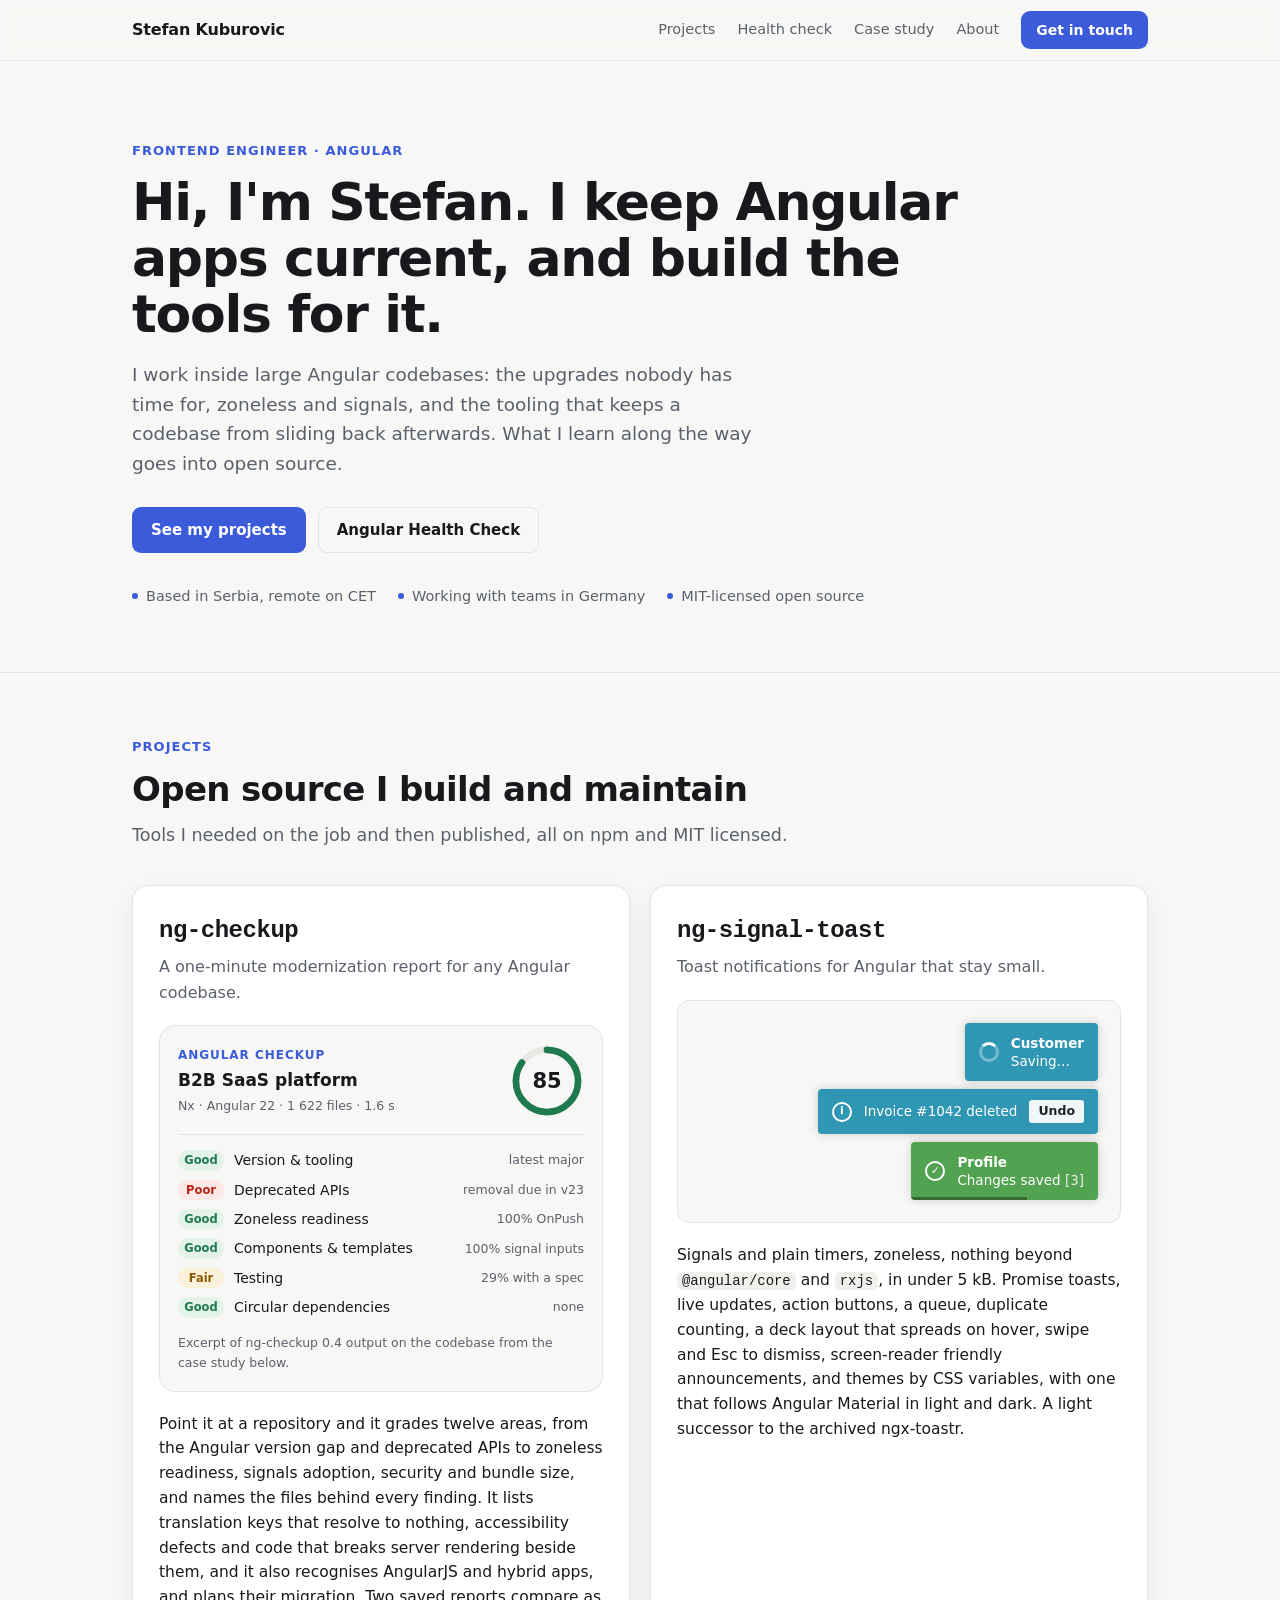
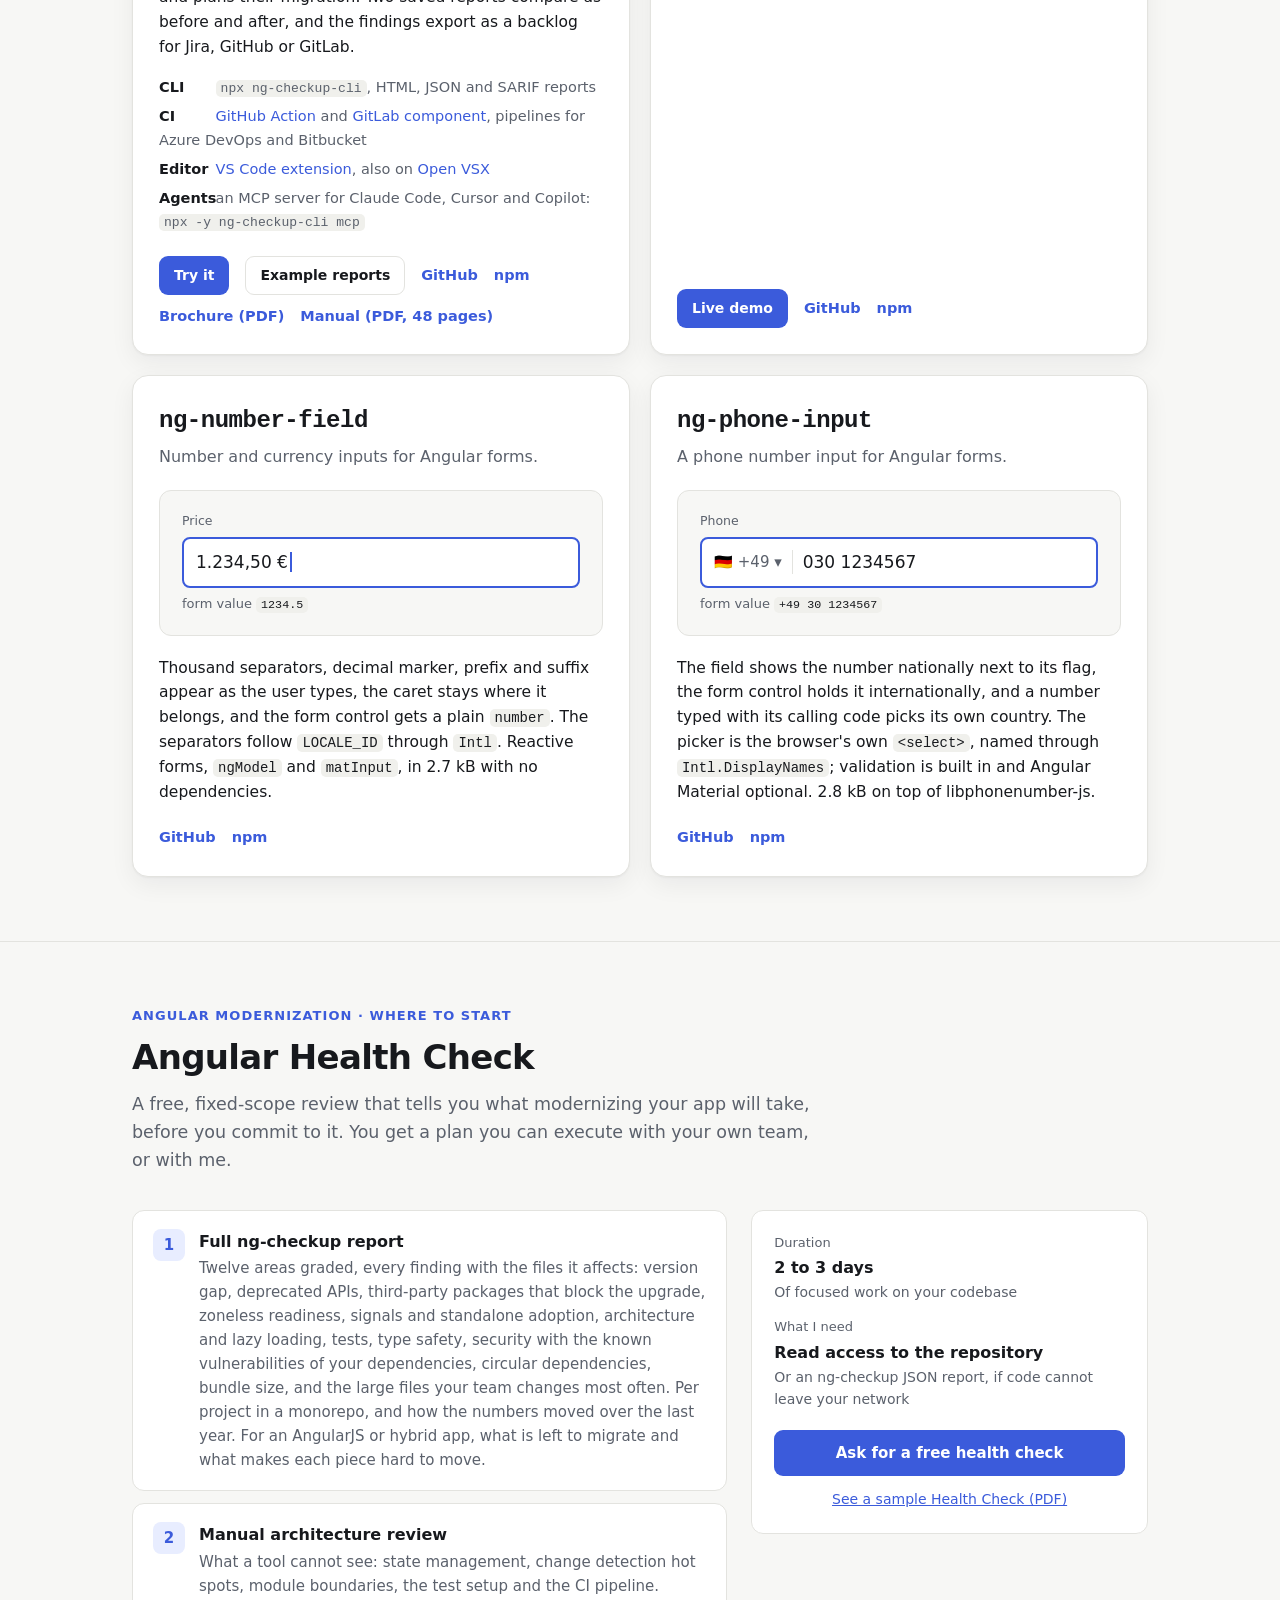
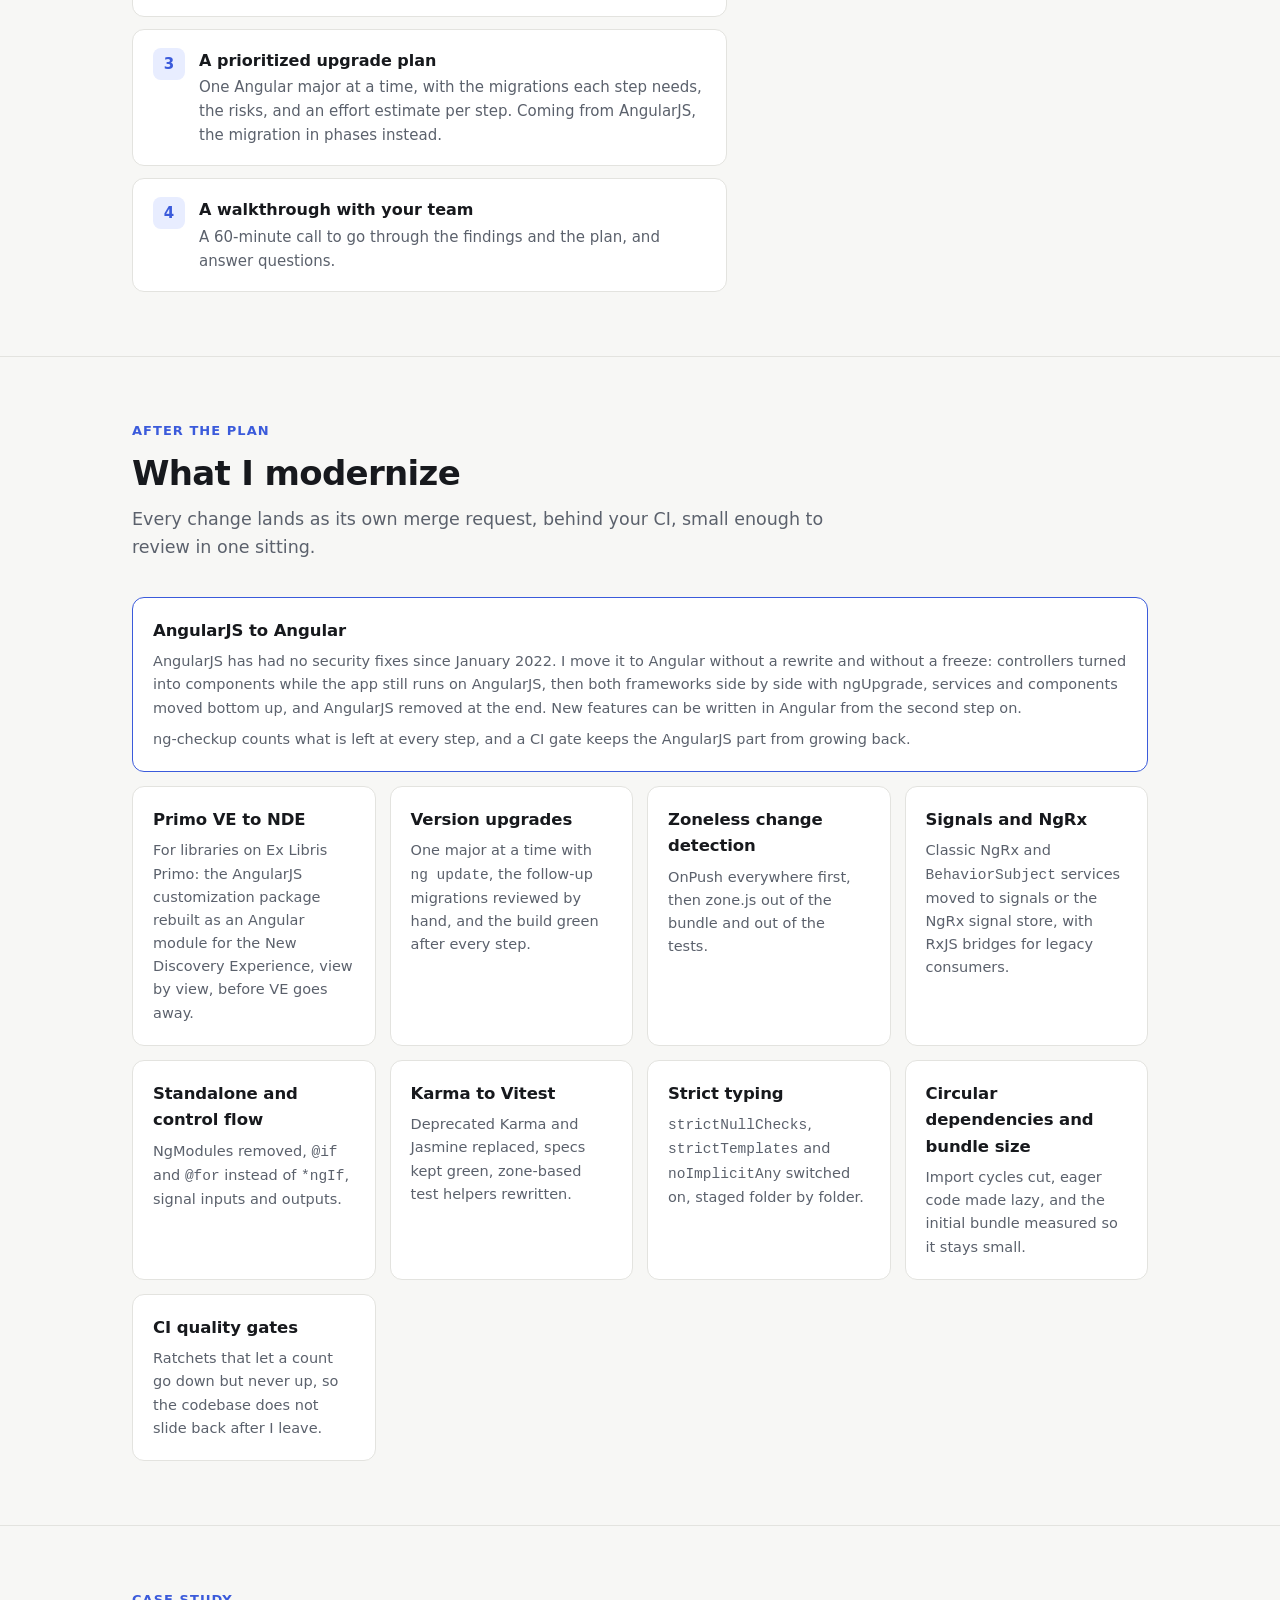
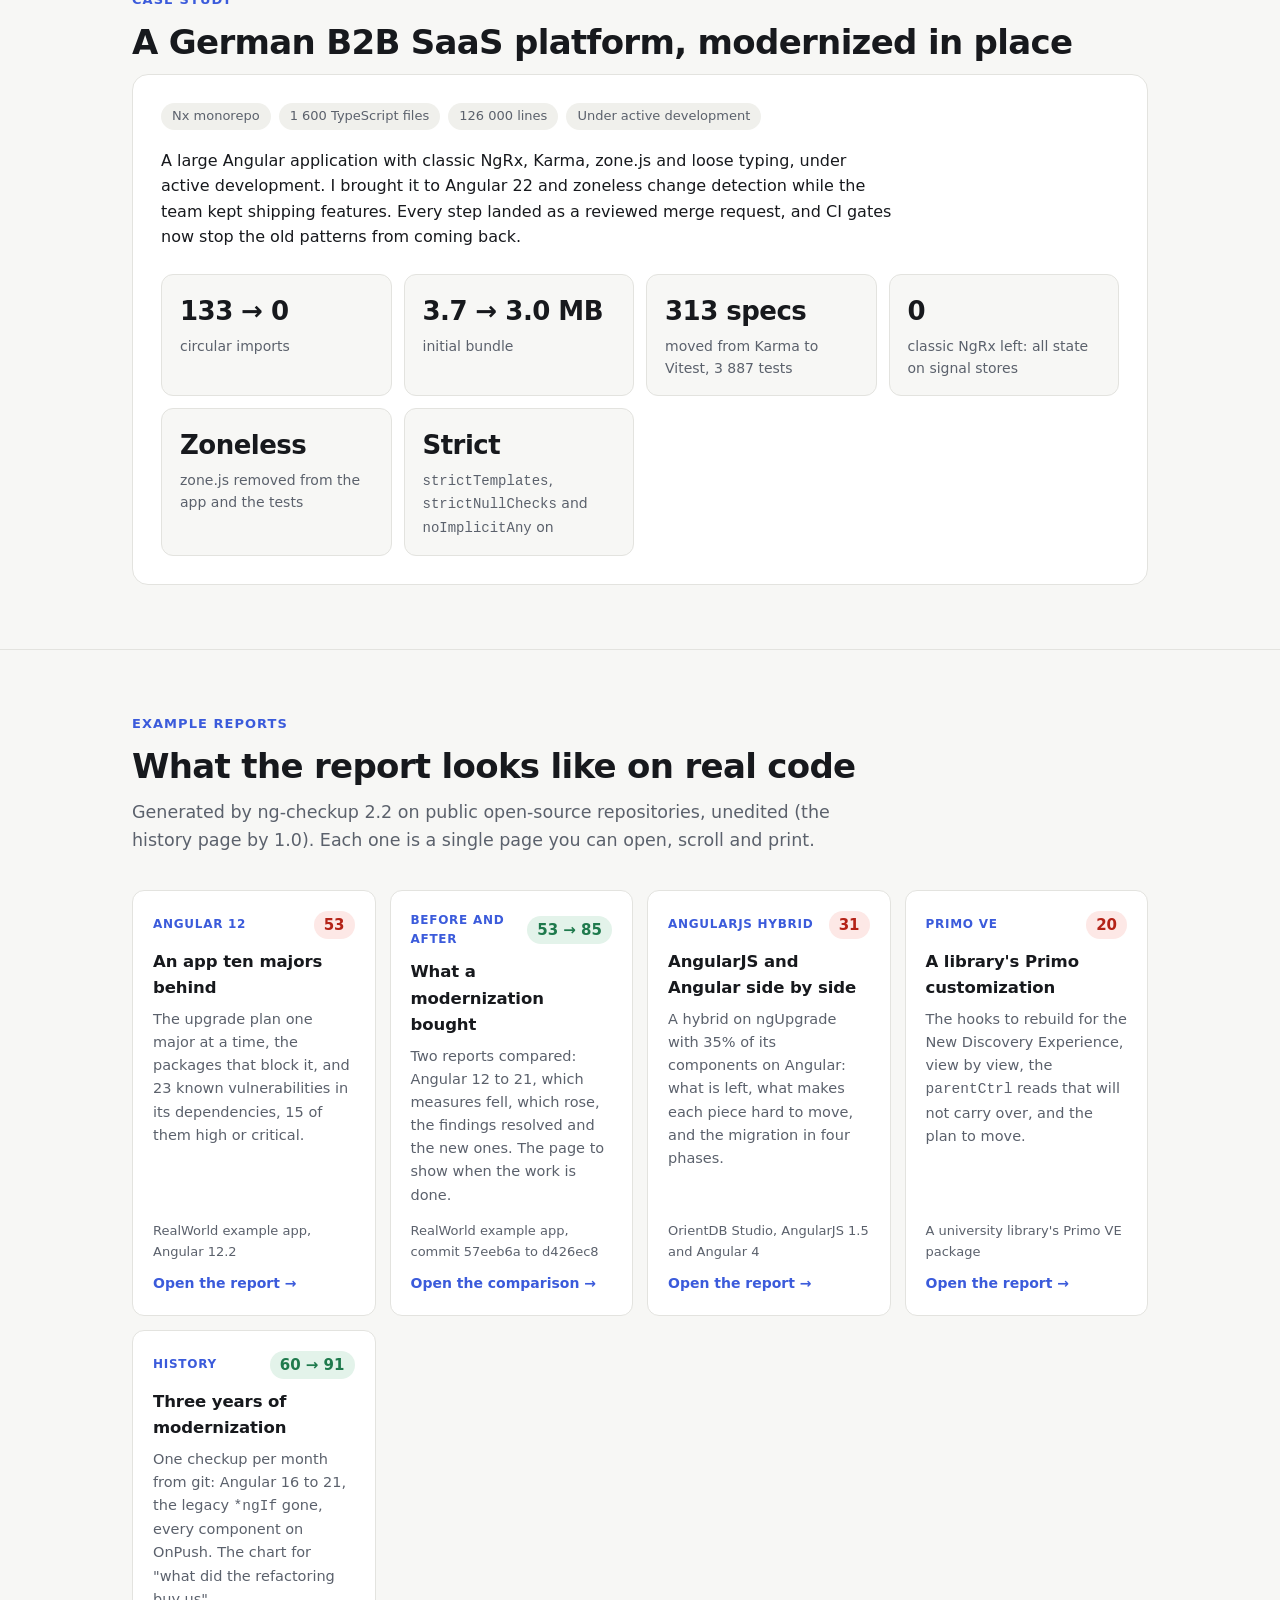
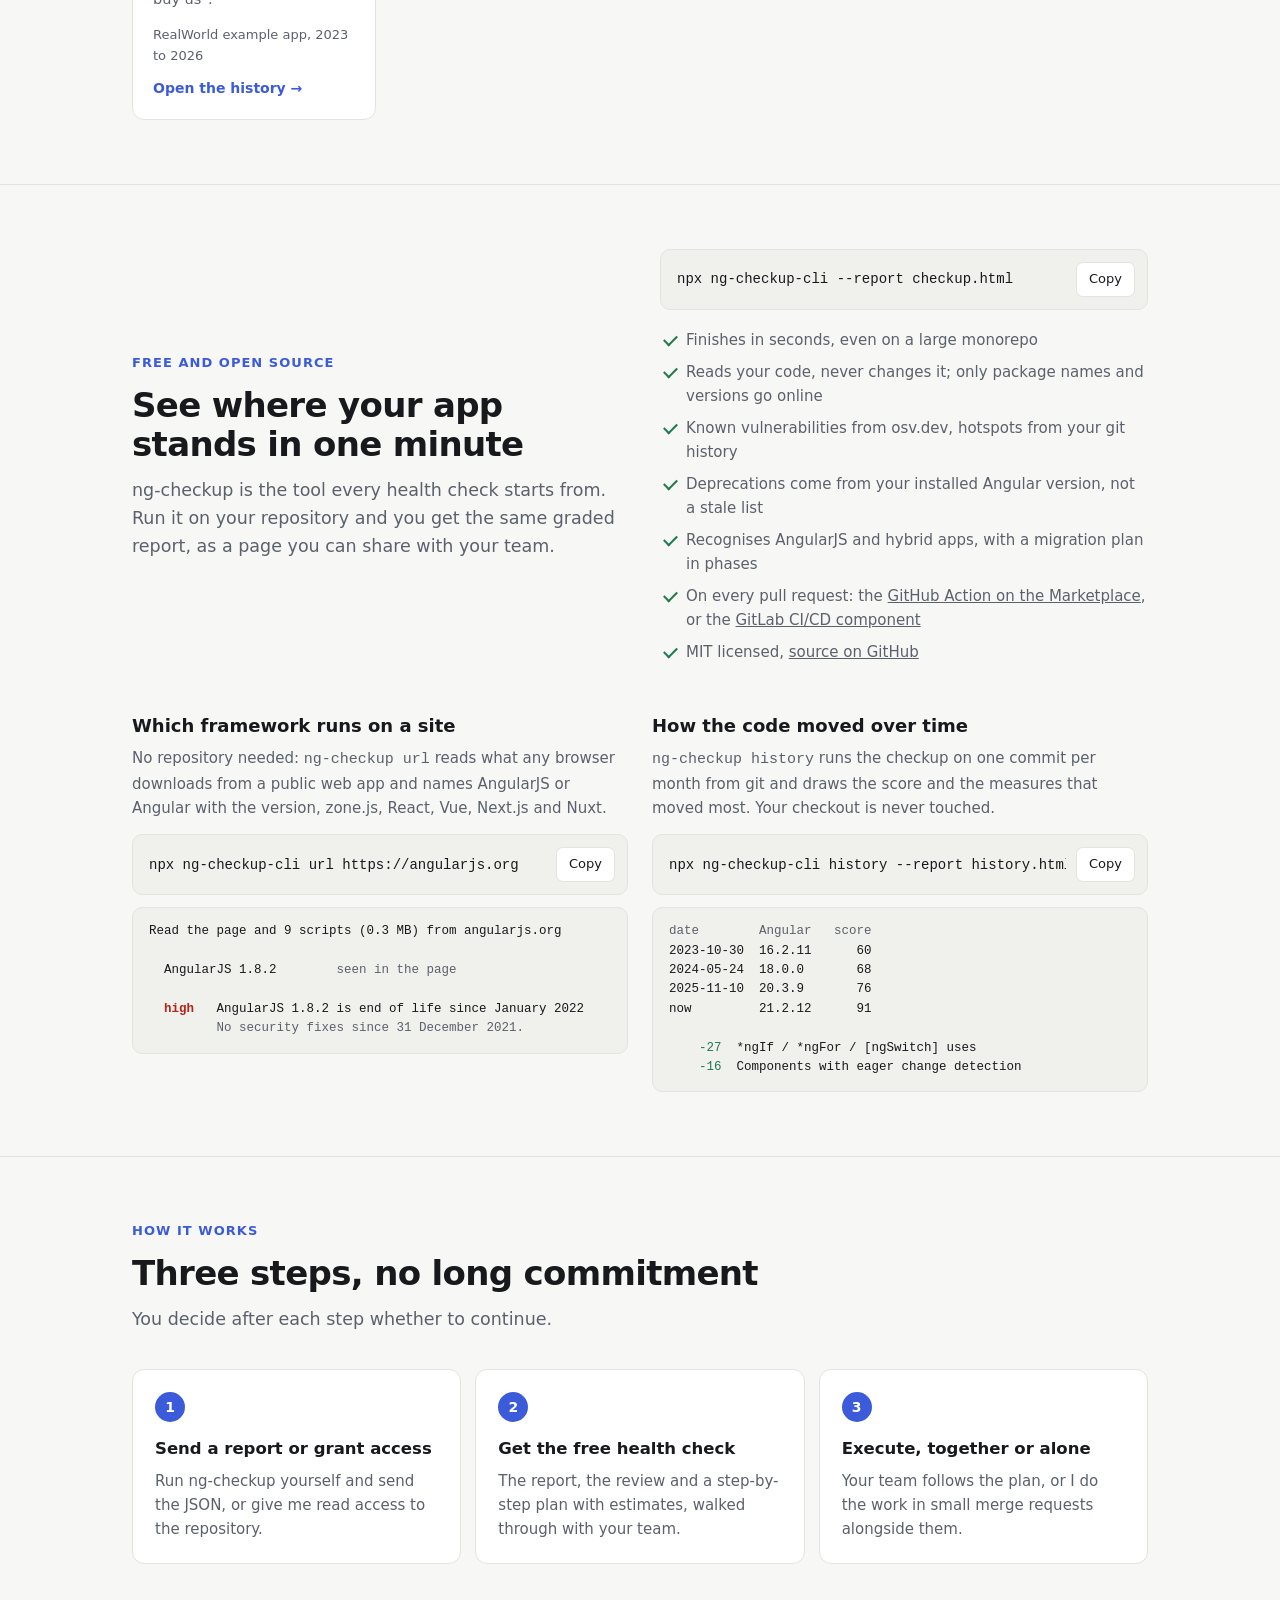
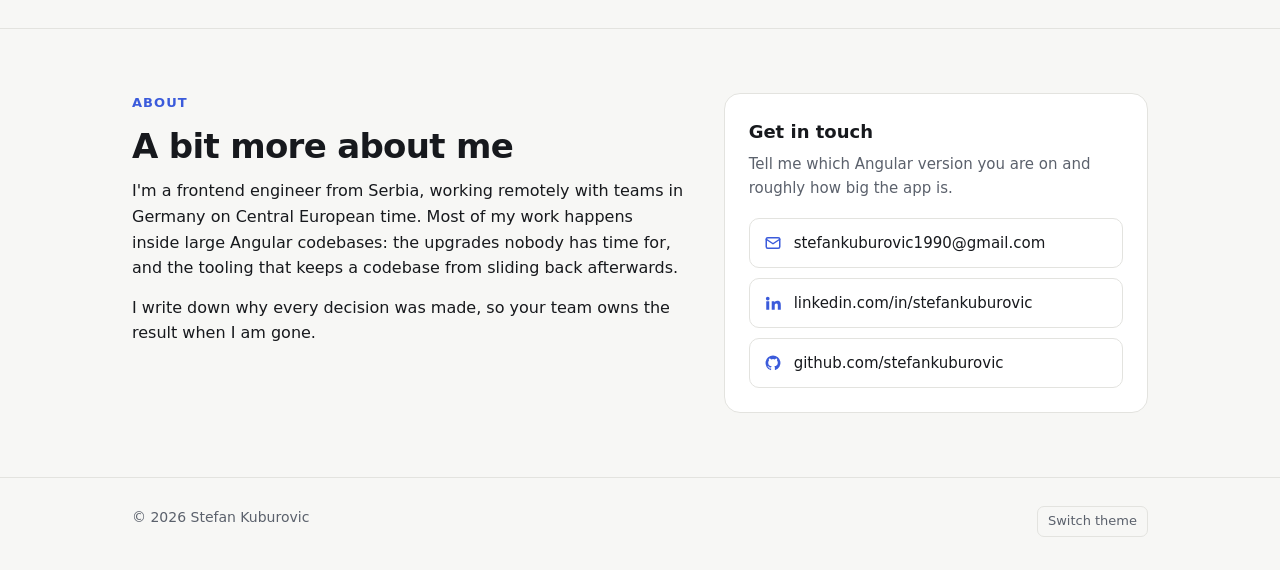
<file: index.html>
<!doctype html>
<html lang="en">
<head>
<meta charset="utf-8">
<meta name="viewport" content="width=device-width, initial-scale=1">
<title>Stefan Kuburovic · Frontend engineer, Angular</title>
<meta name="description" content="Stefan Kuburovic, frontend engineer from Serbia. Open-source Angular tools (ng-checkup, ng-signal-toast) and modernization of large Angular codebases: upgrades, zoneless, signals, Vitest and strict typing.">
<meta property="og:title" content="Stefan Kuburovic · Frontend engineer, Angular">
<meta property="og:description" content="Open-source Angular tools, ng-checkup and ng-signal-toast, and modernization of large Angular codebases, starting with a free Angular Health Check.">
<meta property="og:type" content="website">
<meta property="og:url" content="https://stefankuburovic.github.io/">
<meta property="og:image" content="https://stefankuburovic.github.io/og-image.png">
<meta property="og:image:width" content="1200">
<meta property="og:image:height" content="627">
<meta property="og:image:alt" content="Angular modernization by Stefan Kuburovic: an ng-checkup report card grading an Angular 12 app 45 out of 100">
<meta name="twitter:card" content="summary_large_image">
<link rel="icon" href="data:image/svg+xml,%3Csvg xmlns='http://www.w3.org/2000/svg' viewBox='0 0 32 32'%3E%3Crect width='32' height='32' rx='8' fill='%233b5bdb'/%3E%3Cpath d='M9 17l5 5 9-12' stroke='white' stroke-width='3.2' fill='none' stroke-linecap='round' stroke-linejoin='round'/%3E%3C/svg%3E">
<style>
:root {
  --bg: #f7f7f5; --surface: #ffffff; --text: #17191d; --muted: #5b616c; --border: #e3e3df; --code-bg: #f0f0ec;
  --accent: #3b5bdb; --accent-strong: #2f4bc0; --accent-soft: #e8edff; --on-accent: #ffffff;
  --good: #1f7a4d; --good-bg: #e3f3ea; --fair: #8a5a00; --fair-bg: #fbf0d9; --poor: #b42318; --poor-bg: #fde8e6;
  --ring-track: #e7e7e3; --shadow: 0 1px 2px rgba(20, 22, 26, 0.04), 0 8px 24px rgba(20, 22, 26, 0.06);
  color-scheme: light;
}
@media (prefers-color-scheme: dark) {
  :root:not([data-theme="light"]) {
    --bg: #111215; --surface: #1a1c20; --text: #ececec; --muted: #9aa0aa; --border: #2b2e34; --code-bg: #23262c;
    --accent: #8ea6ff; --accent-strong: #a9bbff; --accent-soft: #1e2540; --on-accent: #0f1430;
    --good: #5cc98f; --good-bg: #173326; --fair: #e8b54d; --fair-bg: #3a2d10; --poor: #f17a6e; --poor-bg: #3d1a17;
    --ring-track: #2b2e34; --shadow: none;
    color-scheme: dark;
  }
}
:root[data-theme="dark"] {
  --bg: #111215; --surface: #1a1c20; --text: #ececec; --muted: #9aa0aa; --border: #2b2e34; --code-bg: #23262c;
  --accent: #8ea6ff; --accent-strong: #a9bbff; --accent-soft: #1e2540; --on-accent: #0f1430;
  --good: #5cc98f; --good-bg: #173326; --fair: #e8b54d; --fair-bg: #3a2d10; --poor: #f17a6e; --poor-bg: #3d1a17;
  --ring-track: #2b2e34; --shadow: none;
  color-scheme: dark;
}
* { box-sizing: border-box; }
html { scroll-behavior: smooth; }
body { margin: 0; background: var(--bg); color: var(--text); font: 16px/1.6 ui-sans-serif, system-ui, -apple-system, "Segoe UI", Roboto, "Helvetica Neue", Arial, sans-serif; -webkit-font-smoothing: antialiased; }
a { color: inherit; }
code, pre { font-family: ui-monospace, SFMono-Regular, Menlo, Consolas, monospace; }
.wrap { max-width: 1080px; margin: 0 auto; padding: 0 16px; }
@media (min-width: 720px) { .wrap { padding: 0 32px; } }

/* Navigation */
.nav { position: sticky; top: 0; z-index: 10; background: color-mix(in srgb, var(--bg) 88%, transparent); backdrop-filter: blur(10px); -webkit-backdrop-filter: blur(10px); border-bottom: 1px solid var(--border); }
.nav .wrap { display: flex; align-items: center; justify-content: space-between; height: 60px; gap: 16px; }
.brand { font-weight: 700; text-decoration: none; letter-spacing: -0.01em; white-space: nowrap; }
.nav-links { display: flex; align-items: center; gap: 22px; font-size: 14.5px; }
.nav-links a { text-decoration: none; color: var(--muted); }
.nav-links a:hover { color: var(--text); }
.nav-links .button { color: var(--on-accent); }
@media (max-width: 760px) { .nav-links a:not(.button) { display: none; } }

/* Buttons */
.button { display: inline-flex; align-items: center; gap: 8px; padding: 10px 18px; border-radius: 9px; background: var(--accent); color: var(--on-accent); font-weight: 600; font-size: 15px; text-decoration: none; border: 1px solid transparent; transition: background 0.15s; }
.button:hover { background: var(--accent-strong); }
.button.secondary { background: transparent; color: var(--text); border-color: var(--border); }
.button.secondary:hover { border-color: var(--accent); background: transparent; }
.button.small { padding: 7px 14px; font-size: 14px; }

/* Hero */
.hero { padding: 80px 0 64px; }
@media (max-width: 900px) { .hero { padding: 48px 0 44px; } }
.intro h1 { max-width: 16em; }
.facts { display: flex; flex-wrap: wrap; gap: 8px 22px; margin: 32px 0 0; padding: 0; list-style: none; color: var(--muted); font-size: 14.5px; }
.facts li { display: flex; align-items: center; gap: 8px; }
.facts li::before { content: ""; width: 6px; height: 6px; border-radius: 50%; background: var(--accent); }
.facts [data-npm-total] { color: var(--text); font-weight: 600; margin-right: 4px; }
.eyebrow { margin: 0 0 12px; color: var(--accent); font-size: 13px; font-weight: 650; letter-spacing: 0.08em; text-transform: uppercase; }
h1 { margin: 0 0 18px; font-size: clamp(34px, 5vw, 52px); line-height: 1.08; letter-spacing: -0.025em; }
.lead { margin: 0 0 28px; font-size: 18.5px; color: var(--muted); max-width: 34em; }
.actions { display: flex; flex-wrap: wrap; gap: 12px; }

/* Report preview */
.preview { margin: 0; background: var(--surface); border: 1px solid var(--border); border-radius: 16px; padding: 22px; box-shadow: var(--shadow); }
.preview-head { display: flex; justify-content: space-between; align-items: center; gap: 16px; padding-bottom: 16px; border-bottom: 1px solid var(--border); }
.preview-title { margin: 0; font-size: 12px; font-weight: 650; letter-spacing: 0.08em; text-transform: uppercase; color: var(--accent); }
.preview-name { margin: 2px 0 0; font-weight: 700; font-size: 17px; }
.preview-meta { margin: 2px 0 0; font-size: 12.5px; color: var(--muted); }
.ring { position: relative; width: 74px; height: 74px; flex: none; }
.ring svg { display: block; }
.ring-track { fill: none; stroke: var(--ring-track); stroke-width: 9; }
.ring-value { fill: none; stroke: var(--good); stroke-width: 9; stroke-linecap: round; }
.ring span { position: absolute; inset: 0; display: flex; align-items: center; justify-content: center; font-weight: 700; font-size: 21px; font-variant-numeric: tabular-nums; }
.rows { list-style: none; margin: 14px 0 0; padding: 0; display: grid; gap: 7px; }
.rows li { display: flex; align-items: center; gap: 10px; font-size: 14px; }
.pill { display: inline-block; width: 46px; text-align: center; border-radius: 999px; font-size: 11.5px; font-weight: 650; padding: 1px 0; flex: none; }
.pill.good { color: var(--good); background: var(--good-bg); } .pill.fair { color: var(--fair); background: var(--fair-bg); } .pill.poor { color: var(--poor); background: var(--poor-bg); }
.rows .note { margin-left: auto; color: var(--muted); font-size: 12.5px; text-align: right; }
.preview-caption { margin: 14px 0 0; font-size: 12.5px; color: var(--muted); }

/* Sections */
section { padding: 64px 0; border-top: 1px solid var(--border); scroll-margin-top: 60px; }
h2 { margin: 0 0 12px; font-size: clamp(26px, 3.4vw, 34px); line-height: 1.15; letter-spacing: -0.02em; }
.section-lead { margin: 0 0 36px; color: var(--muted); font-size: 17.5px; max-width: 40em; }

/* Projects */
.projects { display: grid; grid-template-columns: repeat(2, minmax(0, 1fr)); gap: 20px; align-items: stretch; }
@media (max-width: 900px) { .projects { grid-template-columns: minmax(0, 1fr); } }
.project { display: flex; flex-direction: column; padding: 26px; background: var(--surface); border: 1px solid var(--border); border-radius: 16px; box-shadow: var(--shadow); }
.project-head { display: flex; justify-content: space-between; align-items: baseline; gap: 12px; flex-wrap: wrap; }
.project h3 { margin: 0; font-size: 24px; letter-spacing: -0.02em; font-family: ui-monospace, SFMono-Regular, Menlo, Consolas, monospace; }
.downloads { font-size: 13px; color: var(--muted); font-variant-numeric: tabular-nums; }
.project > .project-tagline { margin: 4px 0 20px; color: var(--muted); font-size: 16px; }
.project > p { margin: 20px 0 0; font-size: 15.5px; }
.project code { font-size: 0.9em; padding: 1px 5px; border-radius: 5px; background: var(--code-bg); }
.project .preview { padding: 18px; box-shadow: none; background: var(--bg); }
.project-where { list-style: none; margin: 16px 0 0; padding: 0; display: grid; gap: 6px; font-size: 14.5px; color: var(--muted); }
.project-where strong { display: inline-block; width: 52px; color: var(--text); font-weight: 600; }
.project-where a { color: var(--accent); text-decoration: none; }
.project-where a:hover { text-decoration: underline; }
.project-links { display: flex; flex-wrap: wrap; align-items: center; gap: 10px 16px; margin-top: auto; padding-top: 22px; }
.text-link { color: var(--accent); font-size: 14.5px; font-weight: 600; text-decoration: none; }
.text-link:hover { text-decoration: underline; }

.projects + .projects { margin-top: 20px; }

/* form field illustrations: what the user sees, and what the form gets */
.mock-field { display: grid; gap: 6px; padding: 20px 22px; border-radius: 12px; background: var(--bg); border: 1px solid var(--border); }
.mock-label { font-size: 12.5px; color: var(--muted); }
.mock-input { display: flex; align-items: center; gap: 10px; padding: 10px 12px; border: 2px solid var(--accent); border-radius: 8px; background: var(--surface); font-size: 17px; font-variant-numeric: tabular-nums; }
.mock-caret { width: 2px; height: 1.2em; margin-left: -8px; background: var(--accent); animation: mock-blink 1.1s steps(1) infinite; }
@keyframes mock-blink { 50% { opacity: 0; } }
@media (prefers-reduced-motion: reduce) { .mock-caret { animation: none; } }
.mock-country { padding-right: 10px; border-right: 1px solid var(--border); color: var(--muted); font-size: 15px; white-space: nowrap; }
.mock-value { font-size: 13px; color: var(--muted); }
.mock-value code { color: var(--text); }

/* ng-toast illustration, in the library's default colors */
.toast-stack { display: grid; gap: 8px; padding: 22px; border-radius: 12px; background: var(--bg); border: 1px solid var(--border); }
.mock-toast { position: relative; overflow: hidden; display: flex; align-items: center; gap: 12px; max-width: 320px; margin-left: auto; padding: 11px 14px; border-radius: 4px; color: #fff; font-size: 13.5px; line-height: 1.35; box-shadow: 0 0 10px rgba(0, 0, 0, 0.18); }
.mock-toast b { display: block; }
.mock-toast > div { flex: 1; min-width: 0; }
.mock-toast.loading, .mock-toast.info { background: #2f96b4; }
.mock-toast.success { background: #51a351; }
.mock-icon { flex: none; width: 20px; height: 20px; border-radius: 50%; border: 2px solid #fff; display: flex; align-items: center; justify-content: center; font-size: 11px; font-weight: 800; }
.mock-spinner { flex: none; width: 20px; height: 20px; border-radius: 50%; border: 3px solid rgba(255, 255, 255, 0.35); border-top-color: #fff; animation: mock-spin 0.8s linear infinite; }
@keyframes mock-spin { to { transform: rotate(360deg); } }
@media (prefers-reduced-motion: reduce) { .mock-spinner { animation: none; } }
.mock-action { flex: none; padding: 3px 9px; border-radius: 3px; background: rgba(255, 255, 255, 0.92); color: #222; font-weight: 700; font-size: 12.5px; }
.mock-count { opacity: 0.85; }
.mock-bar { position: absolute; left: 0; bottom: 0; height: 3px; width: 62%; background: rgba(0, 0, 0, 0.35); }

/* Health check */
.offer { display: grid; grid-template-columns: 1.5fr 1fr; gap: 24px; align-items: start; }
@media (max-width: 860px) { .offer { grid-template-columns: 1fr; } }
.deliverables { list-style: none; margin: 0; padding: 0; display: grid; gap: 12px; }
.deliverables li { display: grid; grid-template-columns: 32px 1fr; gap: 14px; padding: 18px 20px; background: var(--surface); border: 1px solid var(--border); border-radius: 12px; }
.num { width: 32px; height: 32px; border-radius: 8px; background: var(--accent-soft); color: var(--accent); font-weight: 700; display: flex; align-items: center; justify-content: center; font-size: 15px; }
.deliverables strong { display: block; margin-bottom: 2px; }
.deliverables p { margin: 0; color: var(--muted); font-size: 15px; }
.terms { background: var(--surface); border: 1px solid var(--border); border-radius: 12px; padding: 22px; position: sticky; top: 84px; }
.terms dl { margin: 0 0 20px; display: grid; gap: 14px; }
.terms dt { font-size: 13px; color: var(--muted); }
.terms dd { margin: 2px 0 0; font-weight: 600; }
.terms dd span { display: block; font-weight: 400; color: var(--muted); font-size: 14px; }
.terms .button { width: 100%; justify-content: center; }
.sample-link { display: block; margin-top: 12px; text-align: center; font-size: 14px; color: var(--accent); }

/* Services */
.services { display: grid; grid-template-columns: repeat(auto-fill, minmax(240px, 1fr)); gap: 14px; }
.service { padding: 20px; background: var(--surface); border: 1px solid var(--border); border-radius: 12px; }
.service h3 { margin: 0 0 6px; font-size: 16.5px; letter-spacing: -0.005em; }
.service p { margin: 0; color: var(--muted); font-size: 14.5px; }
.service.wide { grid-column: 1 / -1; border-color: var(--accent); }
.service.wide p + p { margin-top: 8px; }

/* Case study */
.case { background: var(--surface); border: 1px solid var(--border); border-radius: 16px; padding: 28px; }
.case-tags { display: flex; flex-wrap: wrap; gap: 8px; margin: 0 0 18px; padding: 0; list-style: none; }
.case-tags li { font-size: 13px; padding: 3px 11px; border-radius: 999px; background: var(--code-bg); color: var(--muted); }
.case p { margin: 0 0 24px; max-width: 46em; }
.stats { display: grid; grid-template-columns: repeat(auto-fill, minmax(210px, 1fr)); gap: 12px; margin: 0; }
.stat { padding: 16px 18px; border: 1px solid var(--border); border-radius: 12px; background: var(--bg); }
.stat dt { font-size: 26px; font-weight: 700; letter-spacing: -0.02em; font-variant-numeric: tabular-nums; }
.stat dd { margin: 2px 0 0; color: var(--muted); font-size: 14px; }

/* Tool */
.tool { display: grid; grid-template-columns: 1fr 1fr; gap: 40px; align-items: center; }
@media (max-width: 860px) { .tool { grid-template-columns: minmax(0, 1fr); gap: 24px; } }
.tool > div, .offer > *, .about > * { min-width: 0; }
.command { display: flex; align-items: center; gap: 10px; background: var(--code-bg); border: 1px solid var(--border); border-radius: 10px; padding: 12px 12px 12px 16px; }
.command pre { margin: 0; overflow-x: auto; flex: 1; font-size: 14px; }
.copy { flex: none; border: 1px solid var(--border); background: var(--surface); color: var(--text); border-radius: 7px; padding: 6px 12px; font: inherit; font-size: 13px; cursor: pointer; }
.copy:hover { border-color: var(--accent); }
.checklist { list-style: none; margin: 18px 0 0; padding: 0; display: grid; gap: 8px; color: var(--muted); font-size: 15px; }
.checklist li { padding-left: 26px; position: relative; }
.checklist li::before { content: ""; position: absolute; left: 4px; top: 7px; width: 11px; height: 6px; border-left: 2px solid var(--good); border-bottom: 2px solid var(--good); transform: rotate(-45deg); }

/* Example reports */
.examples { display: grid; grid-template-columns: repeat(auto-fill, minmax(240px, 1fr)); gap: 14px; }
.example { display: flex; flex-direction: column; padding: 20px; background: var(--surface); border: 1px solid var(--border); border-radius: 12px; text-decoration: none; transition: border-color 0.15s; }
.example:hover { border-color: var(--accent); }
.example-head { display: flex; justify-content: space-between; align-items: center; gap: 12px; margin-bottom: 10px; }
.example-kind { font-size: 12px; font-weight: 650; letter-spacing: 0.06em; text-transform: uppercase; color: var(--accent); }
.score { font-weight: 700; font-size: 15px; font-variant-numeric: tabular-nums; padding: 2px 10px; border-radius: 999px; white-space: nowrap; }
.score.good { color: var(--good); background: var(--good-bg); } .score.fair { color: var(--fair); background: var(--fair-bg); } .score.poor { color: var(--poor); background: var(--poor-bg); }
.example h3 { margin: 0 0 6px; font-size: 16.5px; letter-spacing: -0.005em; }
.example p { margin: 0 0 14px; color: var(--muted); font-size: 14.5px; }
.example .source { margin-top: auto; margin-bottom: 0; font-size: 13px; overflow-wrap: anywhere; }
.example .open { margin-top: 10px; font-size: 14px; font-weight: 600; color: var(--accent); }

/* More commands */
.commands { display: grid; grid-template-columns: 1fr 1fr; gap: 24px; margin-top: 48px; }
@media (max-width: 860px) { .commands { grid-template-columns: minmax(0, 1fr); } }
.commands > div { min-width: 0; }
.commands h3 { margin: 0 0 6px; font-size: 18px; }
.commands p { margin: 0 0 14px; color: var(--muted); font-size: 15px; }
.terminal { margin: 12px 0 0; padding: 14px 16px; background: var(--code-bg); border: 1px solid var(--border); border-radius: 10px; font-size: 12.5px; line-height: 1.55; overflow-x: auto; }
.terminal .high { color: var(--poor); font-weight: 650; }
.terminal .dim { color: var(--muted); }
.terminal .down { color: var(--good); }

/* Steps */
.steps { list-style: none; margin: 0; padding: 0; display: grid; grid-template-columns: repeat(3, 1fr); gap: 14px; counter-reset: step; }
@media (max-width: 860px) { .steps { grid-template-columns: 1fr; } }
.steps li { padding: 22px; background: var(--surface); border: 1px solid var(--border); border-radius: 12px; counter-increment: step; }
.steps li::before { content: counter(step); display: flex; align-items: center; justify-content: center; width: 30px; height: 30px; border-radius: 50%; background: var(--accent); color: var(--on-accent); font-weight: 700; font-size: 14px; margin-bottom: 14px; }
.steps h3 { margin: 0 0 6px; font-size: 16.5px; }
.steps p { margin: 0; color: var(--muted); font-size: 15px; }

/* About and contact */
.about { display: grid; grid-template-columns: 1.3fr 1fr; gap: 40px; }
@media (max-width: 860px) { .about { grid-template-columns: 1fr; gap: 24px; } }
.about p { margin: 0 0 14px; max-width: 38em; }
.contact { background: var(--surface); border: 1px solid var(--border); border-radius: 16px; padding: 24px; }
.contact h3 { margin: 0 0 6px; font-size: 18px; }
.contact p { color: var(--muted); font-size: 15px; margin: 0 0 18px; }
.contact-links { display: grid; gap: 10px; }
.contact-links a { display: flex; align-items: center; gap: 12px; padding: 12px 14px; border: 1px solid var(--border); border-radius: 10px; text-decoration: none; font-size: 15px; overflow-wrap: anywhere; }
.contact-links a:hover { border-color: var(--accent); }
.contact-links svg { flex: none; width: 18px; height: 18px; color: var(--accent); }

footer { padding: 28px 0 40px; border-top: 1px solid var(--border); color: var(--muted); font-size: 14px; }
footer .wrap { display: flex; justify-content: space-between; flex-wrap: wrap; gap: 12px; }
.theme-toggle { border: 1px solid var(--border); background: transparent; color: var(--muted); border-radius: 7px; padding: 4px 10px; font: inherit; font-size: 13px; cursor: pointer; }
</style>
</head>
<body>

<header class="nav">
  <div class="wrap">
    <a class="brand" href="#top">Stefan Kuburovic</a>
    <nav class="nav-links" aria-label="Sections">
      <a href="#projects">Projects</a>
      <a href="#health-check">Health check</a>
      <a href="#case-study">Case study</a>
      <a href="#about">About</a>
      <a class="button small" href="#contact">Get in touch</a>
    </nav>
  </div>
</header>

<main id="top">
  <div class="hero">
    <div class="wrap intro">
      <p class="eyebrow">Frontend engineer · Angular</p>
      <h1>Hi, I'm Stefan. I keep Angular apps current, and build the tools for it.</h1>
      <p class="lead">I work inside large Angular codebases: the upgrades nobody has time for, zoneless and signals, and the tooling that keeps a codebase from sliding back afterwards. What I learn along the way goes into open source.</p>
      <div class="actions">
        <a class="button" href="#projects">See my projects</a>
        <a class="button secondary" href="#health-check">Angular Health Check</a>
      </div>
      <ul class="facts">
        <li>Based in Serbia, remote on CET</li>
        <li>Working with teams in Germany</li>
        <li><span data-npm-total hidden></span>MIT-licensed open source</li>
      </ul>
    </div>
  </div>

  <section id="projects">
    <div class="wrap">
      <p class="eyebrow">Projects</p>
      <h2>Open source I build and maintain</h2>
      <p class="section-lead">Tools I needed on the job and then published, all on npm and MIT licensed.</p>
      <div class="projects">
        <article class="project">
          <div class="project-head">
            <h3>ng-checkup</h3>
            <span class="downloads" data-npm="ng-checkup-cli" hidden></span>
          </div>
          <p class="project-tagline">A one-minute modernization report for any Angular codebase.</p>
          <figure class="preview" aria-label="Example ng-checkup report">
        <div class="preview-head">
          <div>
            <p class="preview-title">Angular checkup</p>
            <p class="preview-name">B2B SaaS platform</p>
            <p class="preview-meta">Nx · Angular 22 · 1 622 files · 1.6 s</p>
          </div>
          <div class="ring" aria-hidden="true">
            <svg viewBox="0 0 100 100" width="74" height="74"><circle cx="50" cy="50" r="42" class="ring-track"/><circle cx="50" cy="50" r="42" class="ring-value" stroke-dasharray="224.2 263.9" transform="rotate(-90 50 50)"/></svg>
            <span>85</span>
          </div>
        </div>
        <ul class="rows">
          <li><span class="pill good">Good</span>Version &amp; tooling<span class="note">latest major</span></li>
          <li><span class="pill poor">Poor</span>Deprecated APIs<span class="note">removal due in v23</span></li>
          <li><span class="pill good">Good</span>Zoneless readiness<span class="note">100% OnPush</span></li>
          <li><span class="pill good">Good</span>Components &amp; templates<span class="note">100% signal inputs</span></li>
          <li><span class="pill fair">Fair</span>Testing<span class="note">29% with a spec</span></li>
          <li><span class="pill good">Good</span>Circular dependencies<span class="note">none</span></li>
        </ul>
            <figcaption class="preview-caption">Excerpt of ng-checkup 0.4 output on the codebase from the case study below.</figcaption>
          </figure>
          <p>Point it at a repository and it grades twelve areas, from the Angular version gap and deprecated APIs to zoneless readiness, signals adoption, security and bundle size, and names the files behind every finding. It lists translation keys that resolve to nothing, accessibility defects and code that breaks server rendering beside them, and it also recognises AngularJS and hybrid apps, and plans their migration. Two saved reports compare as before and after, and the findings export as a backlog for Jira, GitHub or GitLab.</p>
          <ul class="project-where">
            <li><strong>CLI</strong> <code>npx ng-checkup-cli</code>, HTML, JSON and SARIF reports</li>
            <li><strong>CI</strong> <a href="https://github.com/marketplace/actions/ng-checkup">GitHub Action</a> and <a href="https://gitlab.com/explore/catalog/stefankuburovic/ng-checkup">GitLab component</a>, pipelines for Azure DevOps and Bitbucket</li>
            <li><strong>Editor</strong> <a href="https://marketplace.visualstudio.com/items?itemName=stefankuburovic.ng-checkup-vscode">VS Code extension</a>, also on <a href="https://open-vsx.org/extension/stefankuburovic/ng-checkup-vscode">Open VSX</a></li>
            <li><strong>Agents</strong> an MCP server for Claude Code, Cursor and Copilot: <code>npx -y ng-checkup-cli mcp</code></li>
          </ul>
          <div class="project-links">
            <a class="button small" href="#ng-checkup">Try it</a>
            <a class="button small secondary" href="#examples">Example reports</a>
            <a class="text-link" href="https://github.com/stefankuburovic/ng-checkup">GitHub</a>
            <a class="text-link" href="https://www.npmjs.com/package/ng-checkup-cli">npm</a>
            <a class="text-link" href="ng-checkup/brochure.pdf">Brochure (PDF)</a>
            <a class="text-link" href="ng-checkup/manual.pdf">Manual (PDF, 48 pages)</a>
          </div>
        </article>

        <article class="project">
          <div class="project-head">
            <h3>ng-signal-toast</h3>
            <span class="downloads" data-npm="ng-signal-toast" hidden></span>
          </div>
          <p class="project-tagline">Toast notifications for Angular that stay small.</p>
          <div class="toast-stack" aria-hidden="true">
            <div class="mock-toast loading"><span class="mock-spinner"></span><div><b>Customer</b>Saving…</div></div>
            <div class="mock-toast info"><span class="mock-icon">i</span><div>Invoice #1042 deleted</div><span class="mock-action">Undo</span></div>
            <div class="mock-toast success"><span class="mock-icon">✓</span><div><b>Profile</b>Changes saved <span class="mock-count">[3]</span></div><span class="mock-bar"></span></div>
          </div>
          <p>Signals and plain timers, zoneless, nothing beyond <code>@angular/core</code> and <code>rxjs</code>, in under 5 kB. Promise toasts, live updates, action buttons, a queue, duplicate counting, a deck layout that spreads on hover, swipe and Esc to dismiss, screen-reader friendly announcements, and themes by CSS variables, with one that follows Angular Material in light and dark. A light successor to the archived ngx-toastr.</p>
          <div class="project-links">
            <a class="button small" href="ng-toast/">Live demo</a>
            <a class="text-link" href="https://github.com/stefankuburovic/ng-toast">GitHub</a>
            <a class="text-link" href="https://www.npmjs.com/package/ng-signal-toast">npm</a>
          </div>
        </article>
      </div>

      <div class="projects">
        <article class="project">
          <div class="project-head">
            <h3>ng-number-field</h3>
            <span class="downloads" data-npm="ng-number-field" hidden></span>
          </div>
          <p class="project-tagline">Number and currency inputs for Angular forms.</p>
          <div class="mock-field" aria-hidden="true">
            <span class="mock-label">Price</span>
            <span class="mock-input">1.234,50 €<span class="mock-caret"></span></span>
            <span class="mock-value">form value <code>1234.5</code></span>
          </div>
          <p>Thousand separators, decimal marker, prefix and suffix appear as the user types, the caret stays where it belongs, and the form control gets a plain <code>number</code>. The separators follow <code>LOCALE_ID</code> through <code>Intl</code>. Reactive forms, <code>ngModel</code> and <code>matInput</code>, in 2.7 kB with no dependencies.</p>
          <div class="project-links">
            <a class="text-link" href="https://github.com/stefankuburovic/ng-number-input">GitHub</a>
            <a class="text-link" href="https://www.npmjs.com/package/ng-number-field">npm</a>
          </div>
        </article>

        <article class="project">
          <div class="project-head">
            <h3>ng-phone-input</h3>
            <span class="downloads" data-npm="ng-phone-input" hidden></span>
          </div>
          <p class="project-tagline">A phone number input for Angular forms.</p>
          <div class="mock-field" aria-hidden="true">
            <span class="mock-label">Phone</span>
            <span class="mock-input"><span class="mock-country">🇩🇪 +49 ▾</span>030 1234567</span>
            <span class="mock-value">form value <code>+49 30 1234567</code></span>
          </div>
          <p>The field shows the number nationally next to its flag, the form control holds it internationally, and a number typed with its calling code picks its own country. The picker is the browser's own <code>&lt;select&gt;</code>, named through <code>Intl.DisplayNames</code>; validation is built in and Angular Material optional. 2.8 kB on top of libphonenumber-js.</p>
          <div class="project-links">
            <a class="text-link" href="https://github.com/stefankuburovic/ng-tel-input">GitHub</a>
            <a class="text-link" href="https://www.npmjs.com/package/ng-phone-input">npm</a>
          </div>
        </article>
      </div>
    </div>
  </section>

  <section id="health-check">
    <div class="wrap">
      <p class="eyebrow">Angular modernization · where to start</p>
      <h2>Angular Health Check</h2>
      <p class="section-lead">A free, fixed-scope review that tells you what modernizing your app will take, before you commit to it. You get a plan you can execute with your own team, or with me.</p>
      <div class="offer">
        <ol class="deliverables">
          <li><span class="num">1</span><div><strong>Full ng-checkup report</strong><p>Twelve areas graded, every finding with the files it affects: version gap, deprecated APIs, third-party packages that block the upgrade, zoneless readiness, signals and standalone adoption, architecture and lazy loading, tests, type safety, security with the known vulnerabilities of your dependencies, circular dependencies, bundle size, and the large files your team changes most often. Per project in a monorepo, and how the numbers moved over the last year. For an AngularJS or hybrid app, what is left to migrate and what makes each piece hard to move.</p></div></li>
          <li><span class="num">2</span><div><strong>Manual architecture review</strong><p>What a tool cannot see: state management, change detection hot spots, module boundaries, the test setup and the CI pipeline.</p></div></li>
          <li><span class="num">3</span><div><strong>A prioritized upgrade plan</strong><p>One Angular major at a time, with the migrations each step needs, the risks, and an effort estimate per step. Coming from AngularJS, the migration in phases instead.</p></div></li>
          <li><span class="num">4</span><div><strong>A walkthrough with your team</strong><p>A 60-minute call to go through the findings and the plan, and answer questions.</p></div></li>
        </ol>
        <aside class="terms" aria-label="Terms">
          <dl>
            <div><dt>Duration</dt><dd>2 to 3 days<span>Of focused work on your codebase</span></dd></div>
            <div><dt>What I need</dt><dd>Read access to the repository<span>Or an ng-checkup JSON report, if code cannot leave your network</span></dd></div>
          </dl>
          <a class="button" href="mailto:stefankuburovic1990@gmail.com?subject=Angular%20Health%20Check">Ask for a free health check</a>
          <a class="sample-link" href="ng-checkup/health-check-sample.pdf">See a sample Health Check (PDF)</a>
        </aside>
      </div>
    </div>
  </section>

  <section id="services">
    <div class="wrap">
      <p class="eyebrow">After the plan</p>
      <h2>What I modernize</h2>
      <p class="section-lead">Every change lands as its own merge request, behind your CI, small enough to review in one sitting.</p>
      <div class="services">
        <article class="service wide"><h3>AngularJS to Angular</h3><p>AngularJS has had no security fixes since January 2022. I move it to Angular without a rewrite and without a freeze: controllers turned into components while the app still runs on AngularJS, then both frameworks side by side with ngUpgrade, services and components moved bottom up, and AngularJS removed at the end. New features can be written in Angular from the second step on.</p><p>ng-checkup counts what is left at every step, and a CI gate keeps the AngularJS part from growing back.</p></article>
        <article class="service"><h3>Primo VE to NDE</h3><p>For libraries on Ex Libris Primo: the AngularJS customization package rebuilt as an Angular module for the New Discovery Experience, view by view, before VE goes away.</p></article>
        <article class="service"><h3>Version upgrades</h3><p>One major at a time with <code>ng update</code>, the follow-up migrations reviewed by hand, and the build green after every step.</p></article>
        <article class="service"><h3>Zoneless change detection</h3><p>OnPush everywhere first, then zone.js out of the bundle and out of the tests.</p></article>
        <article class="service"><h3>Signals and NgRx</h3><p>Classic NgRx and <code>BehaviorSubject</code> services moved to signals or the NgRx signal store, with RxJS bridges for legacy consumers.</p></article>
        <article class="service"><h3>Standalone and control flow</h3><p>NgModules removed, <code>@if</code> and <code>@for</code> instead of <code>*ngIf</code>, signal inputs and outputs.</p></article>
        <article class="service"><h3>Karma to Vitest</h3><p>Deprecated Karma and Jasmine replaced, specs kept green, zone-based test helpers rewritten.</p></article>
        <article class="service"><h3>Strict typing</h3><p><code>strictNullChecks</code>, <code>strictTemplates</code> and <code>noImplicitAny</code> switched on, staged folder by folder.</p></article>
        <article class="service"><h3>Circular dependencies and bundle size</h3><p>Import cycles cut, eager code made lazy, and the initial bundle measured so it stays small.</p></article>
        <article class="service"><h3>CI quality gates</h3><p>Ratchets that let a count go down but never up, so the codebase does not slide back after I leave.</p></article>
      </div>
    </div>
  </section>

  <section id="case-study">
    <div class="wrap">
      <p class="eyebrow">Case study</p>
      <h2>A German B2B SaaS platform, modernized in place</h2>
      <div class="case">
        <ul class="case-tags">
          <li>Nx monorepo</li><li>1 600 TypeScript files</li><li>126 000 lines</li><li>Under active development</li>
        </ul>
        <p>A large Angular application with classic NgRx, Karma, zone.js and loose typing, under active development. I brought it to Angular 22 and zoneless change detection while the team kept shipping features. Every step landed as a reviewed merge request, and CI gates now stop the old patterns from coming back.</p>
        <dl class="stats">
          <div class="stat"><dt>133 → 0</dt><dd>circular imports</dd></div>
          <div class="stat"><dt>3.7 → 3.0 MB</dt><dd>initial bundle</dd></div>
          <div class="stat"><dt>313 specs</dt><dd>moved from Karma to Vitest, 3 887 tests</dd></div>
          <div class="stat"><dt>0</dt><dd>classic NgRx left: all state on signal stores</dd></div>
          <div class="stat"><dt>Zoneless</dt><dd>zone.js removed from the app and the tests</dd></div>
          <div class="stat"><dt>Strict</dt><dd><code>strictTemplates</code>, <code>strictNullChecks</code> and <code>noImplicitAny</code> on</dd></div>
        </dl>
      </div>
    </div>
  </section>

  <section id="examples">
    <div class="wrap">
      <p class="eyebrow">Example reports</p>
      <h2>What the report looks like on real code</h2>
      <p class="section-lead">Generated by ng-checkup 2.2 on public open-source repositories, unedited (the history page by 1.0). Each one is a single page you can open, scroll and print.</p>
      <div class="examples">
        <a class="example" href="ng-checkup/example.html">
          <div class="example-head"><span class="example-kind">Angular 12</span><span class="score poor">53</span></div>
          <h3>An app ten majors behind</h3>
          <p>The upgrade plan one major at a time, the packages that block it, and 23 known vulnerabilities in its dependencies, 15 of them high or critical.</p>
          <p class="source">RealWorld example app, Angular 12.2</p>
          <span class="open">Open the report →</span>
        </a>
        <a class="example" href="ng-checkup/diff.html">
          <div class="example-head"><span class="example-kind">Before and after</span><span class="score good">53 → 85</span></div>
          <h3>What a modernization bought</h3>
          <p>Two reports compared: Angular 12 to 21, which measures fell, which rose, the findings resolved and the new ones. The page to show when the work is done.</p>
          <p class="source">RealWorld example app, commit 57eeb6a to d426ec8</p>
          <span class="open">Open the comparison →</span>
        </a>
        <a class="example" href="ng-checkup/hybrid.html">
          <div class="example-head"><span class="example-kind">AngularJS hybrid</span><span class="score poor">31</span></div>
          <h3>AngularJS and Angular side by side</h3>
          <p>A hybrid on ngUpgrade with 35% of its components on Angular: what is left, what makes each piece hard to move, and the migration in four phases.</p>
          <p class="source">OrientDB Studio, AngularJS 1.5 and Angular 4</p>
          <span class="open">Open the report →</span>
        </a>
        <a class="example" href="ng-checkup/primo.html">
          <div class="example-head"><span class="example-kind">Primo VE</span><span class="score poor">20</span></div>
          <h3>A library's Primo customization</h3>
          <p>The hooks to rebuild for the New Discovery Experience, view by view, the <code>parentCtrl</code> reads that will not carry over, and the plan to move.</p>
          <p class="source">A university library's Primo VE package</p>
          <span class="open">Open the report →</span>
        </a>
        <a class="example" href="ng-checkup/history.html">
          <div class="example-head"><span class="example-kind">History</span><span class="score good">60 → 91</span></div>
          <h3>Three years of modernization</h3>
          <p>One checkup per month from git: Angular 16 to 21, the legacy <code>*ngIf</code> gone, every component on OnPush. The chart for "what did the refactoring buy us".</p>
          <p class="source">RealWorld example app, 2023 to 2026</p>
          <span class="open">Open the history →</span>
        </a>
      </div>
    </div>
  </section>

  <section id="ng-checkup">
    <div class="wrap tool">
      <div>
        <p class="eyebrow">Free and open source</p>
        <h2>See where your app stands in one minute</h2>
        <p class="section-lead" style="margin-bottom: 0">ng-checkup is the tool every health check starts from. Run it on your repository and you get the same graded report, as a page you can share with your team.</p>
      </div>
      <div>
        <div class="command">
          <pre><code id="command">npx ng-checkup-cli --report checkup.html</code></pre>
          <button class="copy" type="button" data-copy="command">Copy</button>
        </div>
        <ul class="checklist">
          <li>Finishes in seconds, even on a large monorepo</li>
          <li>Reads your code, never changes it; only package names and versions go online</li>
          <li>Known vulnerabilities from osv.dev, hotspots from your git history</li>
          <li>Deprecations come from your installed Angular version, not a stale list</li>
          <li>Recognises AngularJS and hybrid apps, with a migration plan in phases</li>
          <li>On every pull request: the <a href="https://github.com/marketplace/actions/ng-checkup">GitHub Action on the Marketplace</a>, or the <a href="https://gitlab.com/explore/catalog/stefankuburovic/ng-checkup">GitLab CI/CD component</a></li>
          <li>MIT licensed, <a href="https://github.com/stefankuburovic/ng-checkup">source on GitHub</a></li>
        </ul>
      </div>
    </div>
    <div class="wrap commands">
      <div>
        <h3>Which framework runs on a site</h3>
        <p>No repository needed: <code>ng-checkup url</code> reads what any browser downloads from a public web app and names AngularJS or Angular with the version, zone.js, React, Vue, Next.js and Nuxt.</p>
        <div class="command">
          <pre><code id="command-url">npx ng-checkup-cli url https://angularjs.org</code></pre>
          <button class="copy" type="button" data-copy="command-url">Copy</button>
        </div>
<pre class="terminal" aria-label="Example output of ng-checkup url"><code>Read the page and 9 scripts (0.3 MB) from angularjs.org

  AngularJS 1.8.2        <span class="dim">seen in the page</span>

  <span class="high">high</span>   AngularJS 1.8.2 is end of life since January 2022
         <span class="dim">No security fixes since 31 December 2021.</span></code></pre>
      </div>
      <div>
        <h3>How the code moved over time</h3>
        <p><code>ng-checkup history</code> runs the checkup on one commit per month from git and draws the score and the measures that moved most. Your checkout is never touched.</p>
        <div class="command">
          <pre><code id="command-history">npx ng-checkup-cli history --report history.html</code></pre>
          <button class="copy" type="button" data-copy="command-history">Copy</button>
        </div>
<pre class="terminal" aria-label="Example output of ng-checkup history"><code><span class="dim">date        Angular   score</span>
2023-10-30  16.2.11      60
2024-05-24  18.0.0       68
2025-11-10  20.3.9       76
now         21.2.12      91

<span class="down">    -27</span>  *ngIf / *ngFor / [ngSwitch] uses
<span class="down">    -16</span>  Components with eager change detection</code></pre>
      </div>
    </div>
  </section>

  <section id="process">
    <div class="wrap">
      <p class="eyebrow">How it works</p>
      <h2>Three steps, no long commitment</h2>
      <p class="section-lead">You decide after each step whether to continue.</p>
      <ol class="steps">
        <li><h3>Send a report or grant access</h3><p>Run ng-checkup yourself and send the JSON, or give me read access to the repository.</p></li>
        <li><h3>Get the free health check</h3><p>The report, the review and a step-by-step plan with estimates, walked through with your team.</p></li>
        <li><h3>Execute, together or alone</h3><p>Your team follows the plan, or I do the work in small merge requests alongside them.</p></li>
      </ol>
    </div>
  </section>

  <section id="contact">
    <div class="wrap about" id="about">
      <div>
        <p class="eyebrow">About</p>
        <h2>A bit more about me</h2>
        <p>I'm a frontend engineer from Serbia, working remotely with teams in Germany on Central European time. Most of my work happens inside large Angular codebases: the upgrades nobody has time for, and the tooling that keeps a codebase from sliding back afterwards.</p>
        <p>I write down why every decision was made, so your team owns the result when I am gone.</p>
      </div>
      <div class="contact">
        <h3>Get in touch</h3>
        <p>Tell me which Angular version you are on and roughly how big the app is.</p>
        <div class="contact-links">
          <a href="mailto:stefankuburovic1990@gmail.com?subject=Angular%20Health%20Check">
            <svg viewBox="0 0 24 24" fill="none" stroke="currentColor" stroke-width="2" stroke-linecap="round" stroke-linejoin="round" aria-hidden="true"><rect x="3" y="5" width="18" height="14" rx="2"/><path d="m3 7 9 6 9-6"/></svg>
            stefankuburovic1990@gmail.com
          </a>
          <a href="https://www.linkedin.com/in/stefankuburovic/">
            <svg viewBox="0 0 24 24" fill="currentColor" aria-hidden="true"><path d="M4.98 3.5a2.5 2.5 0 1 1 0 5 2.5 2.5 0 0 1 0-5ZM3 9.5h4V21H3V9.5Zm7 0h3.8v1.6h.06c.53-.95 1.83-1.95 3.77-1.95 4.03 0 4.77 2.5 4.77 5.75V21h-4v-5.4c0-1.29-.02-2.95-1.9-2.95-1.9 0-2.2 1.4-2.2 2.85V21h-4V9.5Z"/></svg>
            linkedin.com/in/stefankuburovic
          </a>
          <a href="https://github.com/stefankuburovic">
            <svg viewBox="0 0 24 24" fill="currentColor" aria-hidden="true"><path d="M12 2a10 10 0 0 0-3.16 19.49c.5.09.68-.22.68-.48v-1.7c-2.78.6-3.37-1.34-3.37-1.34-.45-1.16-1.11-1.47-1.11-1.47-.91-.62.07-.6.07-.6 1 .07 1.53 1.03 1.53 1.03.9 1.52 2.34 1.08 2.91.83.09-.65.35-1.09.63-1.34-2.22-.25-4.55-1.11-4.55-4.94 0-1.09.39-1.98 1.03-2.68-.1-.25-.45-1.27.1-2.65 0 0 .84-.27 2.75 1.02a9.6 9.6 0 0 1 5 0c1.91-1.29 2.75-1.02 2.75-1.02.55 1.38.2 2.4.1 2.65.64.7 1.03 1.59 1.03 2.68 0 3.84-2.34 4.68-4.57 4.93.36.31.68.92.68 1.85v2.74c0 .27.18.58.69.48A10 10 0 0 0 12 2Z"/></svg>
            github.com/stefankuburovic
          </a>
        </div>
      </div>
    </div>
  </section>
</main>

<footer>
  <div class="wrap">
    <span>© 2026 Stefan Kuburovic</span>
    <button class="theme-toggle" type="button" id="theme-toggle">Switch theme</button>
  </div>
</footer>

<script>
  // Copy buttons: copy the text of the element named in data-copy.
  document.querySelectorAll('[data-copy]').forEach(function (button) {
    button.addEventListener('click', function () {
      var source = document.getElementById(button.getAttribute('data-copy'));
      if (!source || !navigator.clipboard) return;
      navigator.clipboard.writeText(source.textContent).then(function () {
        button.textContent = 'Copied';
        setTimeout(function () { button.textContent = 'Copy'; }, 1600);
      });
    });
  });

  // Downloads from the npm API, so the numbers never go stale; left hidden if it does not answer.
  (function () {
    var badges = document.querySelectorAll('[data-npm]');
    var total = document.querySelector('[data-npm-total]');
    var format = function (n) { return n >= 1000 ? (n / 1000).toFixed(1).replace('.0', '') + 'k' : String(n); };
    Promise.all(Array.prototype.map.call(badges, function (badge) {
      var name = badge.getAttribute('data-npm');
      return fetch('https://api.npmjs.org/downloads/point/last-month/' + name)
        .then(function (response) { return response.ok ? response.json() : null; })
        .then(function (data) {
          if (!data || typeof data.downloads !== 'number') return 0;
          badge.textContent = format(data.downloads) + ' downloads last month';
          badge.hidden = false;
          return data.downloads;
        })
        .catch(function () { return 0; });
    })).then(function (counts) {
      var sum = counts.reduce(function (a, b) { return a + b; }, 0);
      if (total && sum) {
        total.textContent = format(sum) + ' npm downloads last month ·';
        total.hidden = false;
      }
    });
  })();

  // Theme toggle: overrides the system preference for this visitor only.
  (function () {
    var root = document.documentElement;
    var stored = null;
    try { stored = localStorage.getItem('theme'); } catch (e) {}
    if (stored === 'light' || stored === 'dark') root.setAttribute('data-theme', stored);
    document.getElementById('theme-toggle').addEventListener('click', function () {
      var current = root.getAttribute('data-theme') || (matchMedia('(prefers-color-scheme: dark)').matches ? 'dark' : 'light');
      var next = current === 'dark' ? 'light' : 'dark';
      root.setAttribute('data-theme', next);
      try { localStorage.setItem('theme', next); } catch (e) {}
    });
  })();
</script>
</body>
</html>
</file>
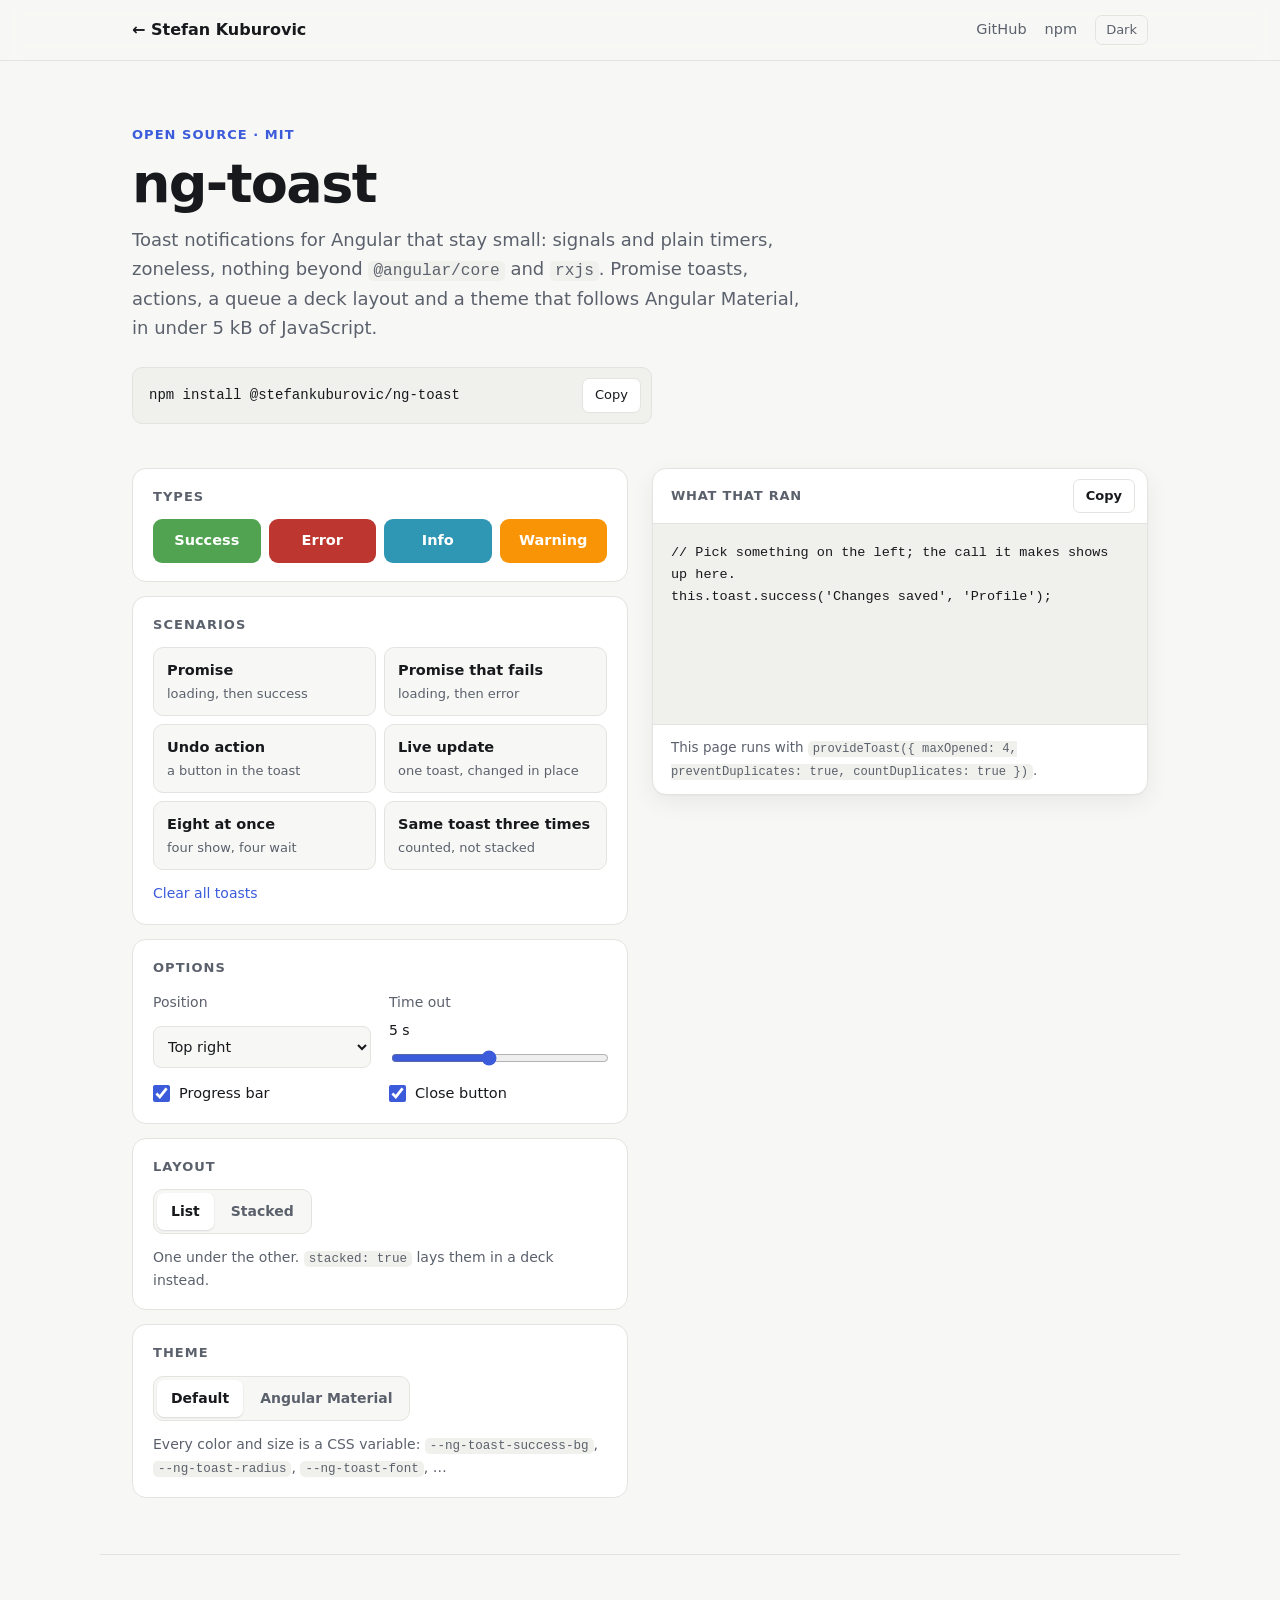
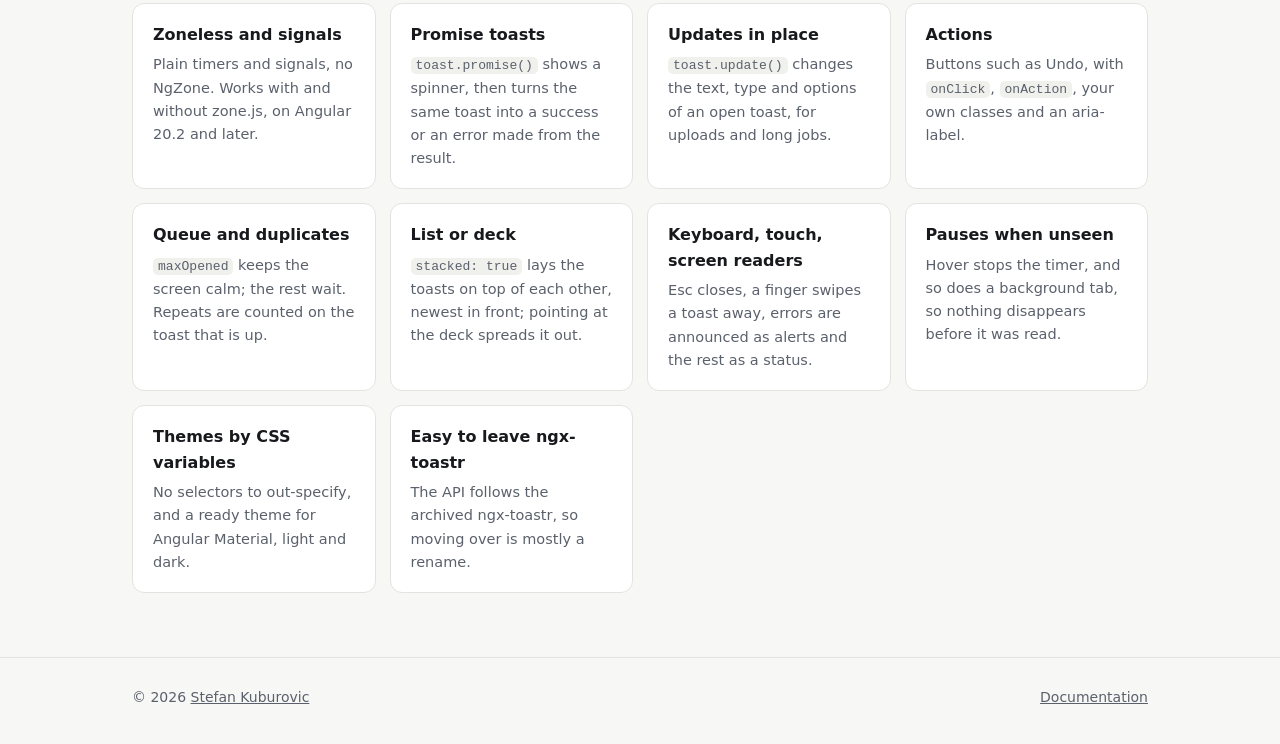
<file: ng-toast/index.html>
<!doctype html>
<html lang="en" data-beasties-container>
<head>
<meta charset="utf-8">
<meta name="viewport" content="width=device-width, initial-scale=1">
<title>ng-toast · Toast notifications for Angular</title>
<meta name="description" content="Live demo of ng-toast: small, zoneless toast notifications for Angular with promise toasts, actions, a queue, a progress bar and an Angular Material theme.">
<base href="/ng-toast/">
<link rel="icon" href="data:image/svg+xml,%3Csvg xmlns='http://www.w3.org/2000/svg' viewBox='0 0 32 32'%3E%3Crect width='32' height='32' rx='8' fill='%233b5bdb'/%3E%3Crect x='7' y='9' width='18' height='6' rx='2' fill='white'/%3E%3Crect x='7' y='18' width='18' height='6' rx='2' fill='white' opacity='.6'/%3E%3C/svg%3E">
<!-- Switched on by the Material theme button; toast.css itself is bundled. -->
<link id="material-theme" rel="stylesheet" href="toast-material.css" disabled data-beasties-skip>
<script>
  // Before the first paint, so a stored theme does not flash.
  try {
    var theme = localStorage.getItem('theme');
    if (theme === 'light' || theme === 'dark') document.documentElement.setAttribute('data-theme', theme);
  } catch (e) {}
</script>
<style>:root{--bg:#f7f7f5;--surface:#ffffff;--text:#17191d;--muted:#5b616c;--border:#e3e3df;--code-bg:#f0f0ec;--accent:#3b5bdb;--accent-strong:#2f4bc0;--accent-soft:#e8edff;--on-accent:#ffffff;--shadow:0 1px 2px rgba(20, 22, 26, .04), 0 8px 24px rgba(20, 22, 26, .06);color-scheme:light}:root{--mat-sys-primary:light-dark(#6750a4, #d0bcff);--mat-sys-inverse-surface:light-dark(#322f35, #e6e0e9);--mat-sys-inverse-on-surface:light-dark(#f5eff7, #322f35);--mat-sys-inverse-primary:light-dark(#d0bcff, #6750a4);--mat-sys-error:light-dark(#b3261e, #f2b8b5);--mat-sys-error-container:light-dark(#f9dedc, #8c1d18);--mat-sys-on-error-container:light-dark(#410e0b, #f9dedc);--mat-sys-corner-extra-small:4px;--mat-sys-body-medium:400 .875rem / 1.25rem Roboto, system-ui, sans-serif;--mat-sys-title-small:500 .875rem / 1.25rem Roboto, system-ui, sans-serif;--mat-sys-label-large:500 .875rem / 1.25rem Roboto, system-ui, sans-serif}*{box-sizing:border-box}body{margin:0;background:var(--bg);color:var(--text);font:16px/1.6 ui-sans-serif,system-ui,-apple-system,Segoe UI,Roboto,Helvetica Neue,Arial,sans-serif;-webkit-font-smoothing:antialiased}</style><link rel="stylesheet" href="styles-OKRGSFIU.css" media="print" data-beasties-media="all"><noscript><link rel="stylesheet" href="styles-OKRGSFIU.css"></noscript></head>
<body>
<demo-root></demo-root>
<script src="main-PCYJGTUI.js" type="module"></script><script>document.querySelectorAll('link[data-beasties-media]').forEach(function(l){l.media=l.getAttribute('data-beasties-media');l.removeAttribute('data-beasties-media')})</script></body>
</html>
</file>
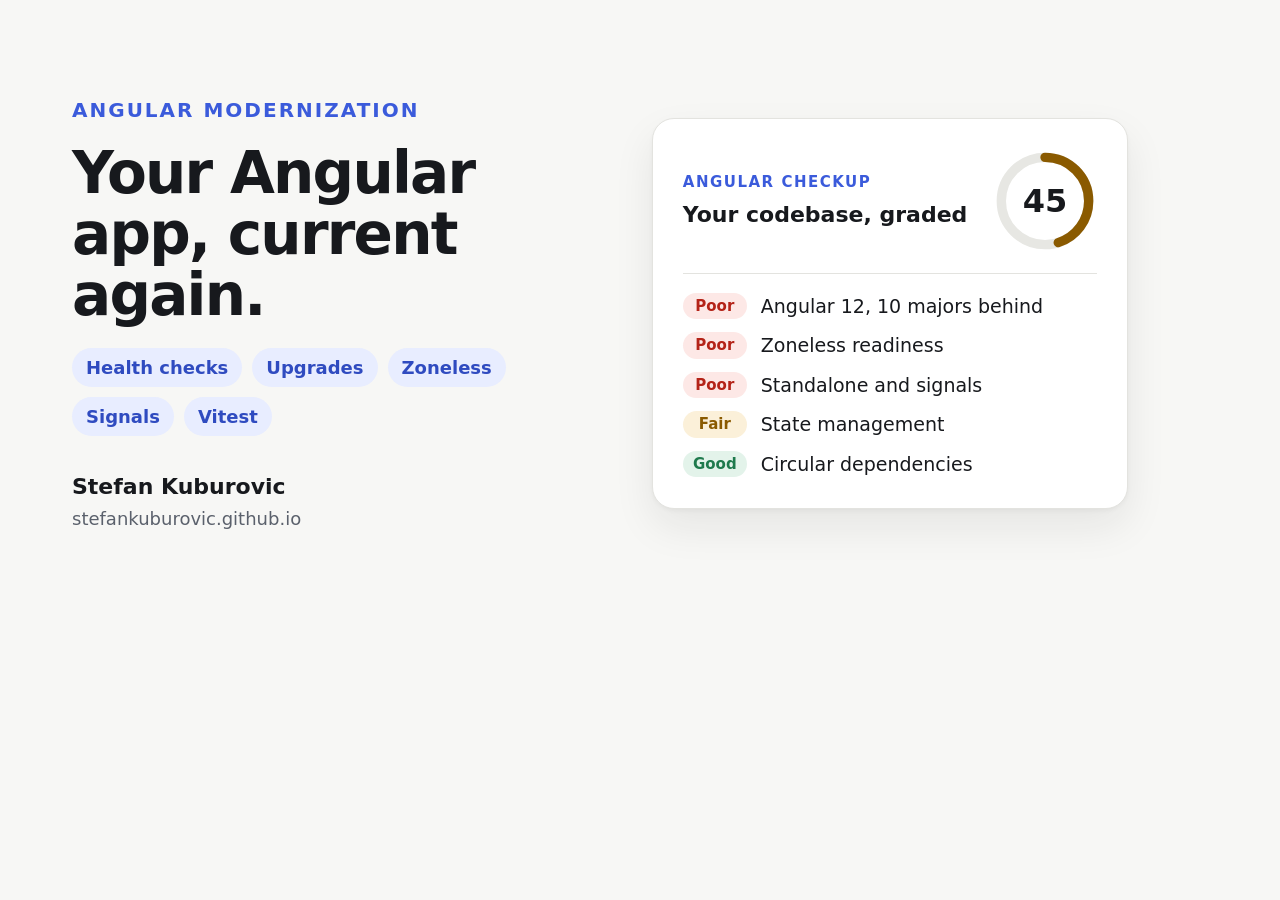
<file: og.html>
<!doctype html>
<html lang="en">
<head>
<meta charset="utf-8">
<title>Social preview source</title>
<meta name="robots" content="noindex">
<style>
  /* Source for og-image.png (1200x627), rendered with headless Chrome. Not linked from the site. */
  * { box-sizing: border-box; }
  html, body { margin: 0; width: 1200px; height: 627px; overflow: hidden; }
  body { background: #f7f7f5; color: #17191d; font: 16px/1.5 ui-sans-serif, system-ui, -apple-system, "Segoe UI", Roboto, Arial, sans-serif; display: grid; grid-template-columns: 1.1fr 1fr; gap: 56px; align-items: center; padding: 0 72px; }
  .eyebrow { margin: 0 0 18px; color: #3b5bdb; font-size: 20px; font-weight: 700; letter-spacing: 0.1em; text-transform: uppercase; }
  h1 { margin: 0 0 22px; font-size: 58px; line-height: 1.05; letter-spacing: -0.03em; }
  .tags { display: flex; flex-wrap: wrap; gap: 10px; margin: 0 0 34px; padding: 0; list-style: none; }
  .tags li { font-size: 18px; padding: 6px 14px; border-radius: 999px; background: #e8edff; color: #2f4bc0; font-weight: 600; }
  .name { font-size: 22px; font-weight: 700; margin: 0; }
  .url { font-size: 18px; color: #5b616c; margin: 2px 0 0; }
  .card { background: #fff; border: 1px solid #e3e3df; border-radius: 22px; padding: 30px; box-shadow: 0 2px 4px rgba(20,22,26,.04), 0 18px 40px rgba(20,22,26,.08); }
  .head { display: flex; justify-content: space-between; align-items: center; padding-bottom: 20px; border-bottom: 1px solid #e3e3df; }
  .title { margin: 0; font-size: 15px; font-weight: 700; letter-spacing: 0.1em; text-transform: uppercase; color: #3b5bdb; }
  .proj { margin: 4px 0 0; font-size: 22px; font-weight: 700; }
  .ring { position: relative; width: 104px; height: 104px; }
  .ring span { position: absolute; inset: 0; display: flex; align-items: center; justify-content: center; font-weight: 800; font-size: 32px; }
  ul.rows { list-style: none; margin: 18px 0 0; padding: 0; display: grid; gap: 11px; }
  .rows li { display: flex; align-items: center; gap: 14px; font-size: 19px; }
  .pill { width: 64px; text-align: center; border-radius: 999px; font-size: 15px; font-weight: 700; padding: 2px 0; }
  .good { color: #1f7a4d; background: #e3f3ea; } .fair { color: #8a5a00; background: #fbf0d9; } .poor { color: #b42318; background: #fde8e6; }
</style>
</head>
<body>
  <div>
    <p class="eyebrow">Angular modernization</p>
    <h1>Your Angular app, current again.</h1>
    <ul class="tags"><li>Health checks</li><li>Upgrades</li><li>Zoneless</li><li>Signals</li><li>Vitest</li></ul>
    <p class="name">Stefan Kuburovic</p>
    <p class="url">stefankuburovic.github.io</p>
  </div>
  <div class="card">
    <div class="head">
      <div><p class="title">Angular checkup</p><p class="proj">Your codebase, graded</p></div>
      <div class="ring">
        <svg viewBox="0 0 100 100" width="104" height="104"><circle cx="50" cy="50" r="42" fill="none" stroke="#e7e7e3" stroke-width="9"/><circle cx="50" cy="50" r="42" fill="none" stroke="#8a5a00" stroke-width="9" stroke-linecap="round" stroke-dasharray="118.8 263.9" transform="rotate(-90 50 50)"/></svg>
        <span>45</span>
      </div>
    </div>
    <ul class="rows">
      <li><span class="pill poor">Poor</span>Angular 12, 10 majors behind</li>
      <li><span class="pill poor">Poor</span>Zoneless readiness</li>
      <li><span class="pill poor">Poor</span>Standalone and signals</li>
      <li><span class="pill fair">Fair</span>State management</li>
      <li><span class="pill good">Good</span>Circular dependencies</li>
    </ul>
  </div>
</body>
</html>
</file>
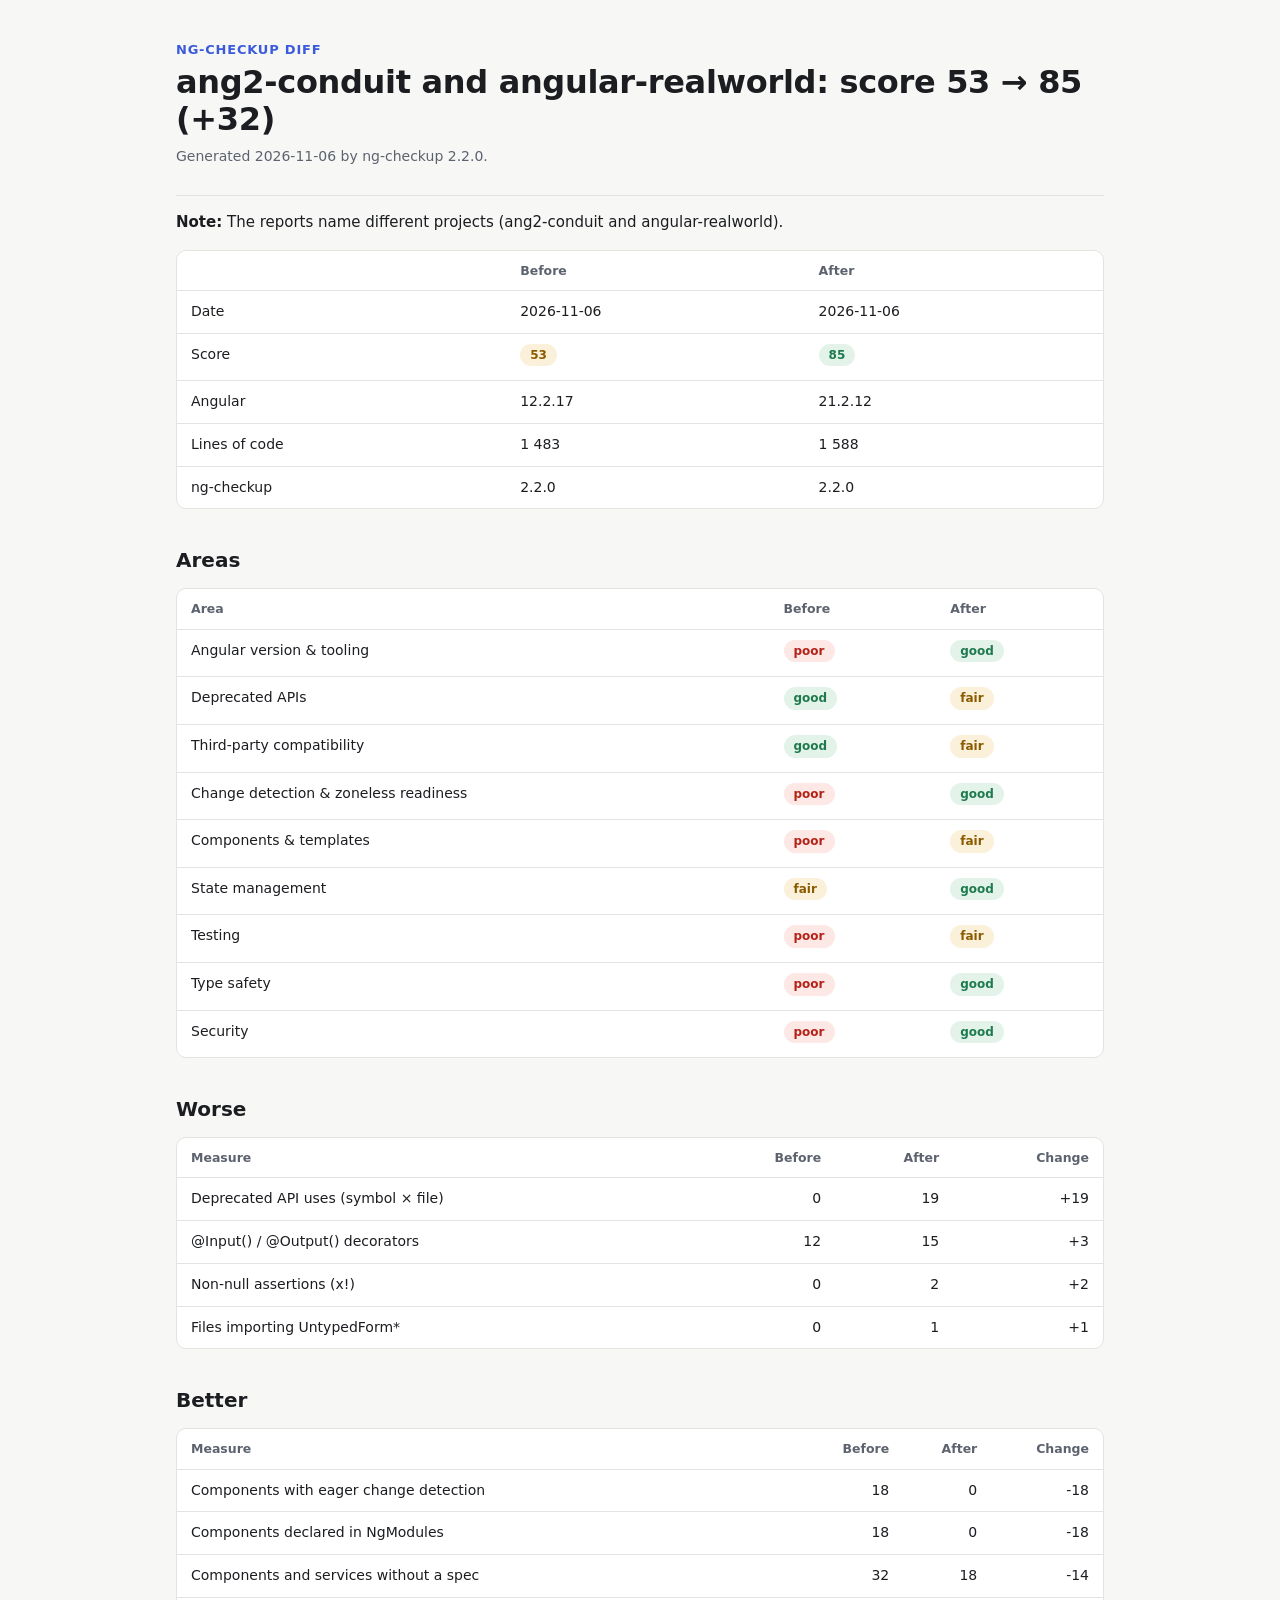
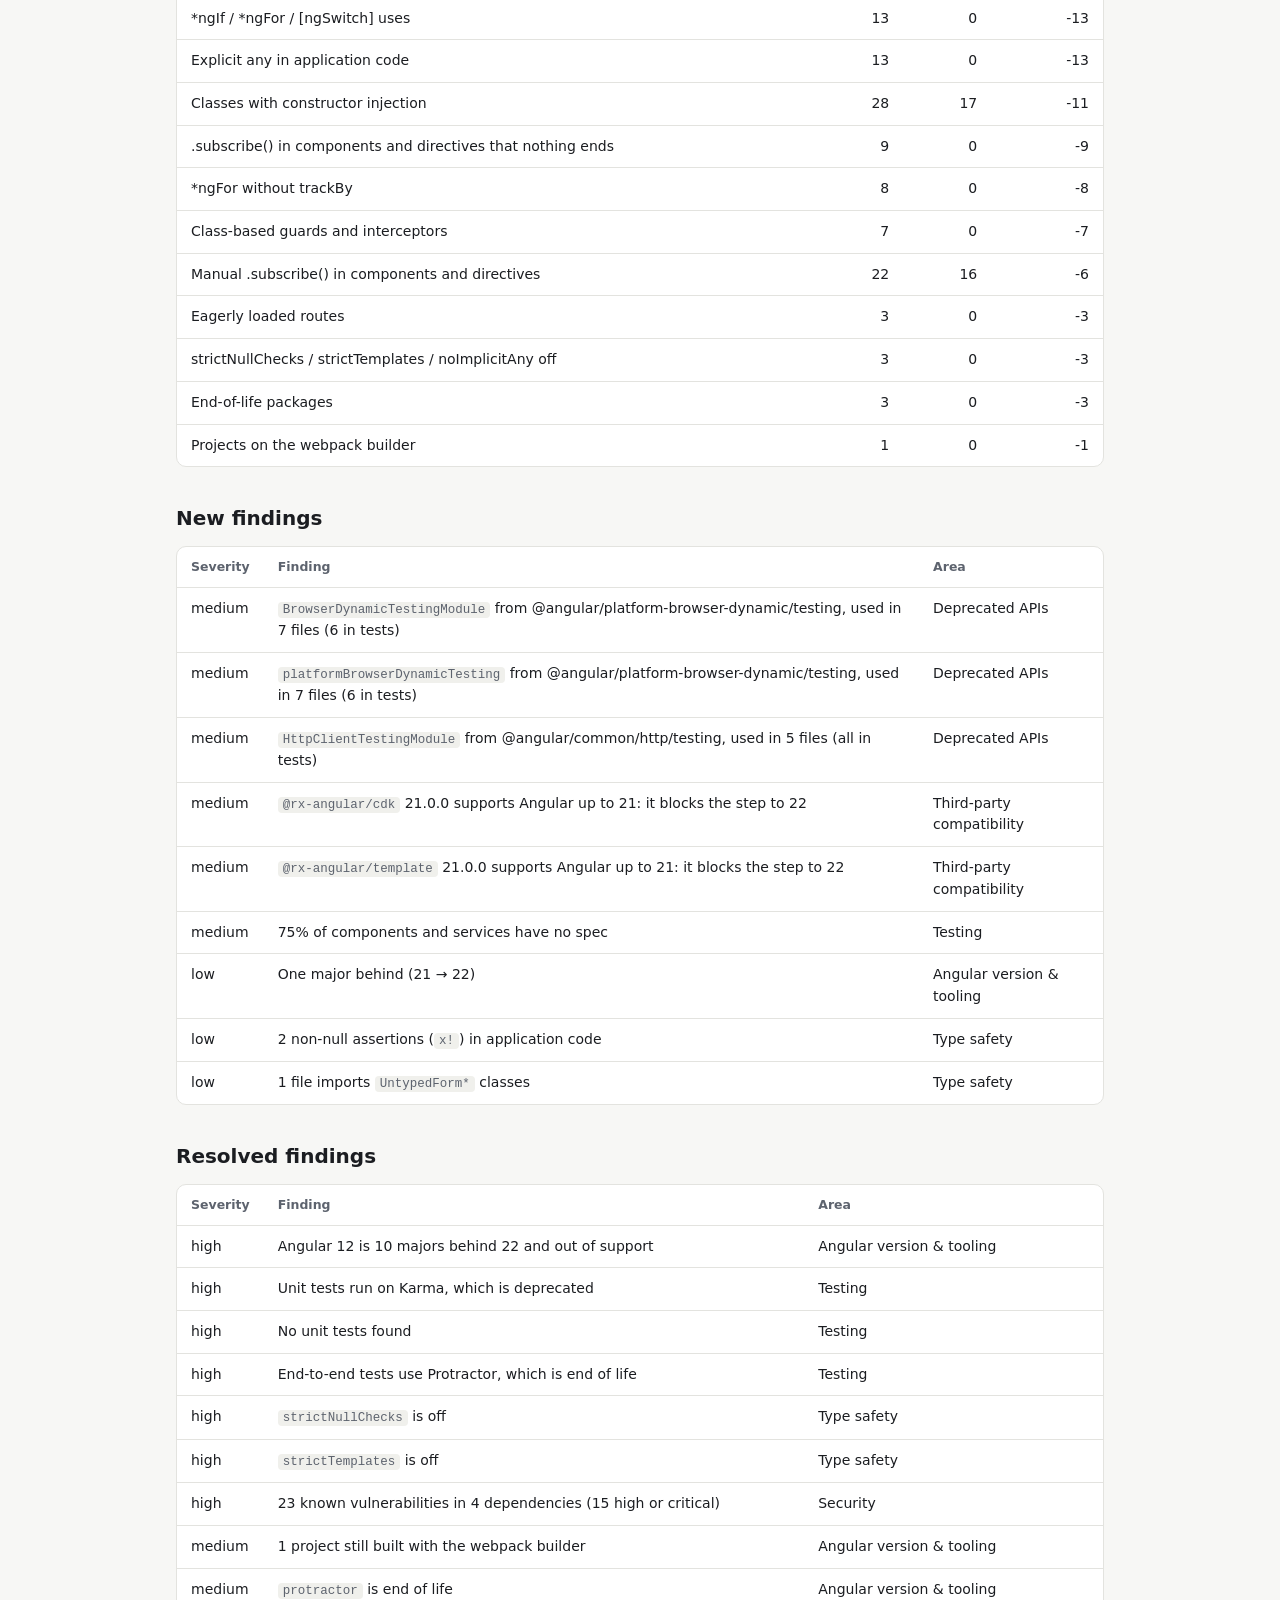
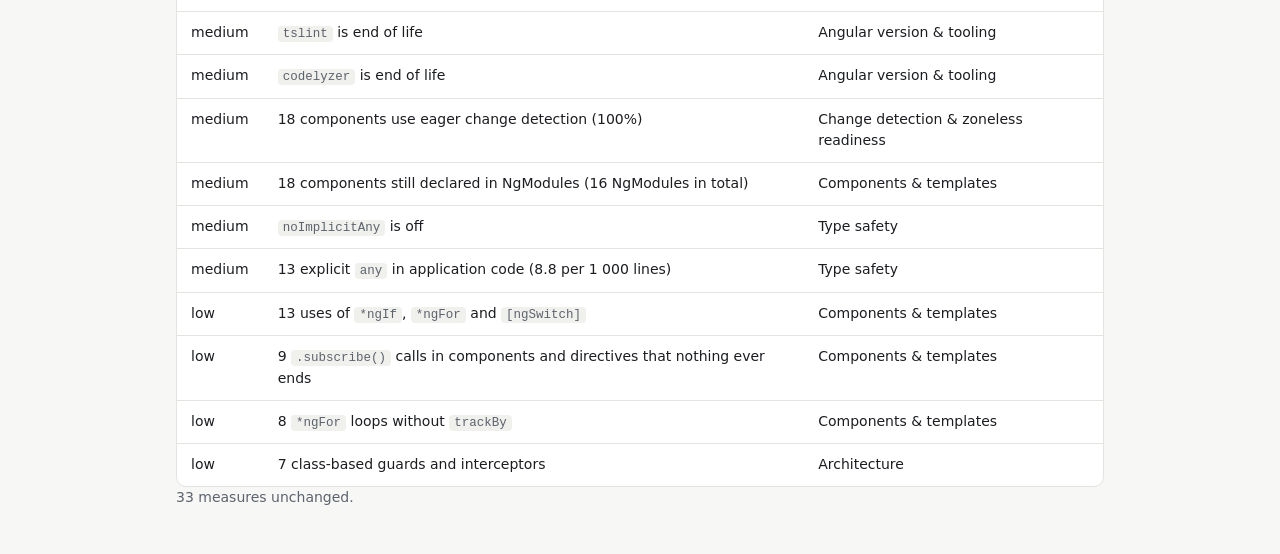
<file: ng-checkup/diff.html>
<!doctype html>
<html lang="en">
<head>
<meta charset="utf-8">
<meta name="viewport" content="width=device-width, initial-scale=1">
<title>ang2-conduit and angular-realworld: before and after</title>
<style>
:root {
  --bg: #f7f7f5; --surface: #ffffff; --text: #1b1d21; --muted: #5d636e; --border: #e3e3df; --code-bg: #f0f0ec;
  --good: #1f7a4d; --good-bg: #e3f3ea; --fair: #8a5a00; --fair-bg: #fbf0d9; --poor: #b42318; --poor-bg: #fde8e6; --info: #5d636e; --info-bg: #ececea;
  --accent: #3b5bdb; --ring-track: #e7e7e3;
  color-scheme: light;
}
@media (prefers-color-scheme: dark) {
  :root {
    --bg: #121316; --surface: #1b1d21; --text: #ececec; --muted: #9aa0aa; --border: #2c2f35; --code-bg: #25282e;
    --good: #5cc98f; --good-bg: #173326; --fair: #e8b54d; --fair-bg: #3a2d10; --poor: #f17a6e; --poor-bg: #3d1a17; --info: #9aa0aa; --info-bg: #2a2c31;
    --accent: #8ea6ff; --ring-track: #2c2f35;
    color-scheme: dark;
  }
}
* { box-sizing: border-box; }
body { margin: 0; background: var(--bg); color: var(--text); font: 15px/1.55 ui-sans-serif, system-ui, -apple-system, "Segoe UI", Roboto, "Helvetica Neue", Arial, sans-serif; -webkit-font-smoothing: antialiased; }
main { max-width: 960px; margin: 0 auto; padding: 40px 16px 56px; }
code, .files { font-family: ui-monospace, SFMono-Regular, Menlo, Consolas, monospace; font-size: 0.88em; }
code { background: var(--code-bg); padding: 1px 5px; border-radius: 4px; overflow-wrap: anywhere; }
a { color: inherit; }
.masthead { display: flex; justify-content: space-between; align-items: center; gap: 24px; padding-bottom: 28px; border-bottom: 1px solid var(--border); }
.eyebrow { margin: 0 0 4px; color: var(--accent); font-size: 13px; font-weight: 600; letter-spacing: 0.06em; text-transform: uppercase; }
h1 { margin: 0 0 8px; font-size: 32px; line-height: 1.15; letter-spacing: -0.01em; overflow-wrap: anywhere; }
.meta { margin: 0; color: var(--muted); font-size: 14px; }
.score { margin: 0; position: relative; width: 112px; height: 112px; flex: none; }
.score svg { display: block; }
.ring-track { fill: none; stroke: var(--ring-track); stroke-width: 9; }
.ring-value { fill: none; stroke-width: 9; stroke-linecap: round; }
.ring-value.grade-good { stroke: var(--good); } .ring-value.grade-fair { stroke: var(--fair); } .ring-value.grade-poor { stroke: var(--poor); }
.score figcaption { position: absolute; inset: 0; display: flex; align-items: center; justify-content: center; }
.score-value { font-size: 30px; font-weight: 700; font-variant-numeric: tabular-nums; }
.score-unit { color: var(--muted); font-size: 13px; margin-left: 1px; padding-top: 10px; }
.table-wrap { overflow-x: auto; background: var(--surface); border: 1px solid var(--border); border-radius: 10px; }
.projects { width: 100%; border-collapse: collapse; font-size: 14px; }
.projects th, .projects td { text-align: left; vertical-align: top; padding: 10px 14px; border-bottom: 1px solid var(--border); }
.projects tbody tr:last-child td { border-bottom: 0; }
.projects th { color: var(--muted); font-weight: 600; font-size: 12.5px; }
.projects .num { text-align: right; white-space: nowrap; }
.projects code { color: var(--muted); font-size: 12.5px; }
.projects .pill { margin: 0 4px 4px 0; }
.section-title { font-size: 13px; font-weight: 600; letter-spacing: 0.06em; text-transform: uppercase; color: var(--muted); margin: 36px 0 12px; }
.cards { display: grid; grid-template-columns: repeat(auto-fill, minmax(200px, 1fr)); gap: 12px; }
.card { display: flex; flex-direction: column; gap: 6px; padding: 16px; background: var(--surface); border: 1px solid var(--border); border-radius: 10px; text-decoration: none; transition: border-color 0.15s; }
.card:hover { border-color: var(--accent); }
.card strong { font-size: 15px; }
.card-summary { color: var(--muted); font-size: 13.5px; }
.pill, .chip { display: inline-block; width: fit-content; border-radius: 999px; font-size: 12px; font-weight: 600; padding: 2px 10px; }
.grade-good.pill { color: var(--good); background: var(--good-bg); } .grade-fair.pill { color: var(--fair); background: var(--fair-bg); }
.grade-poor.pill { color: var(--poor); background: var(--poor-bg); } .grade-info.pill { color: var(--info); background: var(--info-bg); }
.chip { flex: none; padding: 1px 8px; font-size: 11.5px; }
.sev-high { color: var(--poor); background: var(--poor-bg); } .sev-medium { color: var(--fair); background: var(--fair-bg); }
.sev-low, .sev-info { color: var(--info); background: var(--info-bg); }
.sev-good { color: var(--good); background: var(--good-bg); }
.steps { list-style: none; margin: 0; padding: 0; display: grid; gap: 10px; }
.step.before { margin-bottom: 10px; }
.step code.command { display: block; margin: 8px 0 0; padding: 6px 10px; border-radius: 6px; background: var(--code-bg); overflow-x: auto; white-space: nowrap; }
.requirements { display: flex; flex-wrap: wrap; gap: 6px; }
.req { font-size: 12.5px; padding: 2px 8px; border-radius: 999px; background: var(--info-bg); color: var(--info); }
.req-move { background: var(--fair-bg); color: var(--fair); }
.plan-items { margin: 8px 0 0; padding-left: 18px; color: var(--text); font-size: 14px; }
.plan-items li { margin: 6px 0; }
.plan-items p { margin: 2px 0 0; }
.plan-items .count { color: var(--muted); font-size: 13px; }
.priorities { margin: 0; padding: 0; list-style: none; display: grid; gap: 8px; counter-reset: priority; }
.priorities li { display: flex; gap: 10px; align-items: baseline; padding: 12px 16px; background: var(--surface); border: 1px solid var(--border); border-radius: 10px; }
.priorities .area { color: var(--muted); font-size: 13px; margin-left: 6px; white-space: nowrap; }
.check { margin-top: 40px; padding-top: 28px; border-top: 1px solid var(--border); }
.check-head { display: flex; align-items: center; gap: 12px; flex-wrap: wrap; }
.check-head h2 { margin: 0; font-size: 22px; letter-spacing: -0.005em; }
.check-summary { margin: 8px 0 16px; color: var(--muted); }
.metrics { display: grid; grid-template-columns: repeat(auto-fill, minmax(150px, 1fr)); gap: 10px; margin: 0 0 18px; }
.metric { padding: 12px 14px; background: var(--surface); border: 1px solid var(--border); border-radius: 10px; }
.metric dt { color: var(--muted); font-size: 12.5px; }
.metric dd { margin: 2px 0 0; font-size: 20px; font-weight: 650; font-variant-numeric: tabular-nums; overflow-wrap: anywhere; }
.metric dd.hint { font-size: 12.5px; font-weight: 400; color: var(--muted); }
.findings { list-style: none; margin: 0; padding: 0; display: grid; grid-template-columns: minmax(0, 1fr); gap: 10px; }
.finding { min-width: 0; padding: 14px 16px; background: var(--surface); border: 1px solid var(--border); border-radius: 10px; break-inside: avoid; }
.finding-head { display: flex; gap: 10px; align-items: baseline; }
.finding p { margin: 6px 0 0; color: var(--muted); font-size: 14px; }
.files { margin: 8px 0 0; padding: 8px 12px; list-style: none; background: var(--code-bg); border-radius: 6px; color: var(--muted); overflow-x: auto; }
.files li { white-space: nowrap; line-height: 1.7; }
.files .more { font-family: inherit; font-style: italic; }
footer { margin-top: 48px; padding-top: 20px; border-top: 1px solid var(--border); color: var(--muted); font-size: 13px; }
footer p { margin: 4px 0; }
@media (max-width: 600px) {
  main { padding-top: 24px; }
  .masthead { flex-direction: column-reverse; align-items: flex-start; }
  h1 { font-size: 26px; }
  .priorities li, .finding-head { flex-direction: column; gap: 6px; }
  .priorities .area { margin-left: 0; }
}
@media print {
  /* Printing from a dark-mode browser must still give black on white. */
  :root {
    --bg: #fff; --surface: #fff; --text: #1b1d21; --muted: #5d636e; --border: #e3e3df; --code-bg: #f0f0ec;
    --good: #1f7a4d; --good-bg: #e3f3ea; --fair: #8a5a00; --fair-bg: #fbf0d9; --poor: #b42318; --poor-bg: #fde8e6; --info: #5d636e; --info-bg: #ececea;
    --accent: #3b5bdb; --ring-track: #e7e7e3; color-scheme: light;
  }
  main { padding: 0; max-width: none; }
  .card:hover { border-color: var(--border); }
  .check { break-before: auto; }
}
h2 { margin: 36px 0 12px; font-size: 20px; }</style>
</head>
<body>
<main>
<header class="masthead"><div>
<p class="eyebrow">ng-checkup diff</p>
<h1>ang2-conduit and angular-realworld: score 53 → 85 (+32)</h1>
<p class="meta">Generated 2026-11-06 by ng-checkup 2.2.0.</p>
</div></header>
<p><strong>Note:</strong> The reports name different projects (ang2-conduit and angular-realworld).</p>
<div class="table-wrap"><table class="projects"><thead><tr><th></th><th>Before</th><th>After</th></tr></thead><tbody><tr><td>Date</td><td>2026-11-06</td><td>2026-11-06</td></tr><tr><td>Score</td><td><span class="pill grade-fair">53</span></td><td><span class="pill grade-good">85</span></td></tr><tr><td>Angular</td><td>12.2.17</td><td>21.2.12</td></tr><tr><td>Lines of code</td><td>1 483</td><td>1 588</td></tr><tr><td>ng-checkup</td><td>2.2.0</td><td>2.2.0</td></tr></tbody></table></div>
<h2>Areas</h2><div class="table-wrap"><table class="projects"><thead><tr><th>Area</th><th>Before</th><th>After</th></tr></thead><tbody><tr><td>Angular version &amp; tooling</td><td><span class="pill grade-poor">poor</span></td><td><span class="pill grade-good">good</span></td></tr><tr><td>Deprecated APIs</td><td><span class="pill grade-good">good</span></td><td><span class="pill grade-fair">fair</span></td></tr><tr><td>Third-party compatibility</td><td><span class="pill grade-good">good</span></td><td><span class="pill grade-fair">fair</span></td></tr><tr><td>Change detection &amp; zoneless readiness</td><td><span class="pill grade-poor">poor</span></td><td><span class="pill grade-good">good</span></td></tr><tr><td>Components &amp; templates</td><td><span class="pill grade-poor">poor</span></td><td><span class="pill grade-fair">fair</span></td></tr><tr><td>State management</td><td><span class="pill grade-fair">fair</span></td><td><span class="pill grade-good">good</span></td></tr><tr><td>Testing</td><td><span class="pill grade-poor">poor</span></td><td><span class="pill grade-fair">fair</span></td></tr><tr><td>Type safety</td><td><span class="pill grade-poor">poor</span></td><td><span class="pill grade-good">good</span></td></tr><tr><td>Security</td><td><span class="pill grade-poor">poor</span></td><td><span class="pill grade-good">good</span></td></tr></tbody></table></div>
<h2>Worse</h2><div class="table-wrap"><table class="projects"><thead><tr><th>Measure</th><th class="num">Before</th><th class="num">After</th><th class="num">Change</th></tr></thead><tbody><tr><td>Deprecated API uses (symbol × file)</td><td class="num">0</td><td class="num">19</td><td class="num">+19</td></tr><tr><td>@Input() / @Output() decorators</td><td class="num">12</td><td class="num">15</td><td class="num">+3</td></tr><tr><td>Non-null assertions (x!)</td><td class="num">0</td><td class="num">2</td><td class="num">+2</td></tr><tr><td>Files importing UntypedForm*</td><td class="num">0</td><td class="num">1</td><td class="num">+1</td></tr></tbody></table></div>
<h2>Better</h2><div class="table-wrap"><table class="projects"><thead><tr><th>Measure</th><th class="num">Before</th><th class="num">After</th><th class="num">Change</th></tr></thead><tbody><tr><td>Components with eager change detection</td><td class="num">18</td><td class="num">0</td><td class="num">-18</td></tr><tr><td>Components declared in NgModules</td><td class="num">18</td><td class="num">0</td><td class="num">-18</td></tr><tr><td>Components and services without a spec</td><td class="num">32</td><td class="num">18</td><td class="num">-14</td></tr><tr><td>*ngIf / *ngFor / [ngSwitch] uses</td><td class="num">13</td><td class="num">0</td><td class="num">-13</td></tr><tr><td>Explicit any in application code</td><td class="num">13</td><td class="num">0</td><td class="num">-13</td></tr><tr><td>Classes with constructor injection</td><td class="num">28</td><td class="num">17</td><td class="num">-11</td></tr><tr><td>.subscribe() in components and directives that nothing ends</td><td class="num">9</td><td class="num">0</td><td class="num">-9</td></tr><tr><td>*ngFor without trackBy</td><td class="num">8</td><td class="num">0</td><td class="num">-8</td></tr><tr><td>Class-based guards and interceptors</td><td class="num">7</td><td class="num">0</td><td class="num">-7</td></tr><tr><td>Manual .subscribe() in components and directives</td><td class="num">22</td><td class="num">16</td><td class="num">-6</td></tr><tr><td>Eagerly loaded routes</td><td class="num">3</td><td class="num">0</td><td class="num">-3</td></tr><tr><td>strictNullChecks / strictTemplates / noImplicitAny off</td><td class="num">3</td><td class="num">0</td><td class="num">-3</td></tr><tr><td>End-of-life packages</td><td class="num">3</td><td class="num">0</td><td class="num">-3</td></tr><tr><td>Projects on the webpack builder</td><td class="num">1</td><td class="num">0</td><td class="num">-1</td></tr></tbody></table></div>
<h2>New findings</h2><div class="table-wrap"><table class="projects"><thead><tr><th>Severity</th><th>Finding</th><th>Area</th></tr></thead><tbody><tr><td>medium</td><td><code>BrowserDynamicTestingModule</code> from @angular/platform-browser-dynamic/testing, used in 7 files (6 in tests)</td><td>Deprecated APIs</td></tr><tr><td>medium</td><td><code>platformBrowserDynamicTesting</code> from @angular/platform-browser-dynamic/testing, used in 7 files (6 in tests)</td><td>Deprecated APIs</td></tr><tr><td>medium</td><td><code>HttpClientTestingModule</code> from @angular/common/http/testing, used in 5 files (all in tests)</td><td>Deprecated APIs</td></tr><tr><td>medium</td><td><code>@rx-angular/cdk</code> 21.0.0 supports Angular up to 21: it blocks the step to 22</td><td>Third-party compatibility</td></tr><tr><td>medium</td><td><code>@rx-angular/template</code> 21.0.0 supports Angular up to 21: it blocks the step to 22</td><td>Third-party compatibility</td></tr><tr><td>medium</td><td>75% of components and services have no spec</td><td>Testing</td></tr><tr><td>low</td><td>One major behind (21 → 22)</td><td>Angular version &amp; tooling</td></tr><tr><td>low</td><td>2 non-null assertions (<code>x!</code>) in application code</td><td>Type safety</td></tr><tr><td>low</td><td>1 file imports <code>UntypedForm*</code> classes</td><td>Type safety</td></tr></tbody></table></div>
<h2>Resolved findings</h2><div class="table-wrap"><table class="projects"><thead><tr><th>Severity</th><th>Finding</th><th>Area</th></tr></thead><tbody><tr><td>high</td><td>Angular 12 is 10 majors behind 22 and out of support</td><td>Angular version &amp; tooling</td></tr><tr><td>high</td><td>Unit tests run on Karma, which is deprecated</td><td>Testing</td></tr><tr><td>high</td><td>No unit tests found</td><td>Testing</td></tr><tr><td>high</td><td>End-to-end tests use Protractor, which is end of life</td><td>Testing</td></tr><tr><td>high</td><td><code>strictNullChecks</code> is off</td><td>Type safety</td></tr><tr><td>high</td><td><code>strictTemplates</code> is off</td><td>Type safety</td></tr><tr><td>high</td><td>23 known vulnerabilities in 4 dependencies (15 high or critical)</td><td>Security</td></tr><tr><td>medium</td><td>1 project still built with the webpack builder</td><td>Angular version &amp; tooling</td></tr><tr><td>medium</td><td><code>protractor</code> is end of life</td><td>Angular version &amp; tooling</td></tr><tr><td>medium</td><td><code>tslint</code> is end of life</td><td>Angular version &amp; tooling</td></tr><tr><td>medium</td><td><code>codelyzer</code> is end of life</td><td>Angular version &amp; tooling</td></tr><tr><td>medium</td><td>18 components use eager change detection (100%)</td><td>Change detection &amp; zoneless readiness</td></tr><tr><td>medium</td><td>18 components still declared in NgModules (16 NgModules in total)</td><td>Components &amp; templates</td></tr><tr><td>medium</td><td><code>noImplicitAny</code> is off</td><td>Type safety</td></tr><tr><td>medium</td><td>13 explicit <code>any</code> in application code (8.8 per 1 000 lines)</td><td>Type safety</td></tr><tr><td>low</td><td>13 uses of <code>*ngIf</code>, <code>*ngFor</code> and <code>[ngSwitch]</code></td><td>Components &amp; templates</td></tr><tr><td>low</td><td>9 <code>.subscribe()</code> calls in components and directives that nothing ever ends</td><td>Components &amp; templates</td></tr><tr><td>low</td><td>8 <code>*ngFor</code> loops without <code>trackBy</code></td><td>Components &amp; templates</td></tr><tr><td>low</td><td>7 class-based guards and interceptors</td><td>Architecture</td></tr></tbody></table></div>
<p class="meta">33 measures unchanged.</p>

</main>
</body>
</html>
</file>
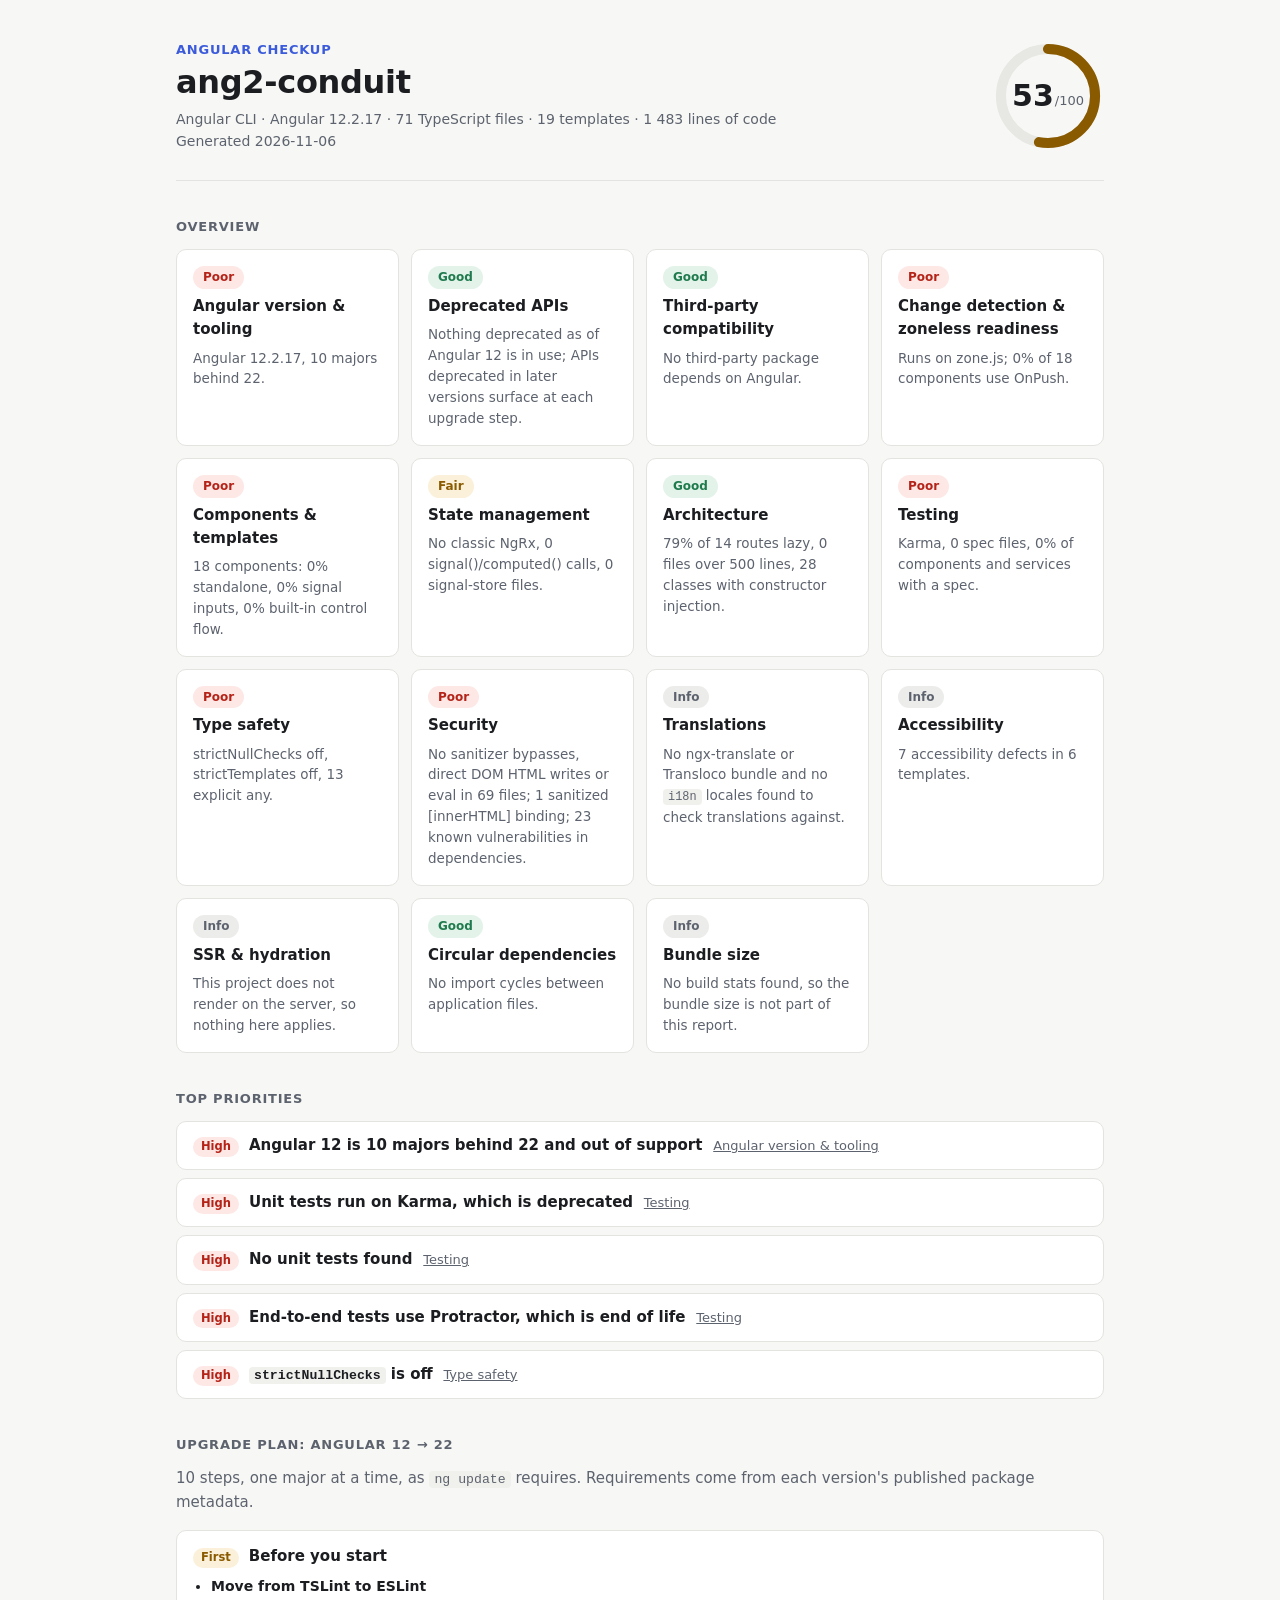
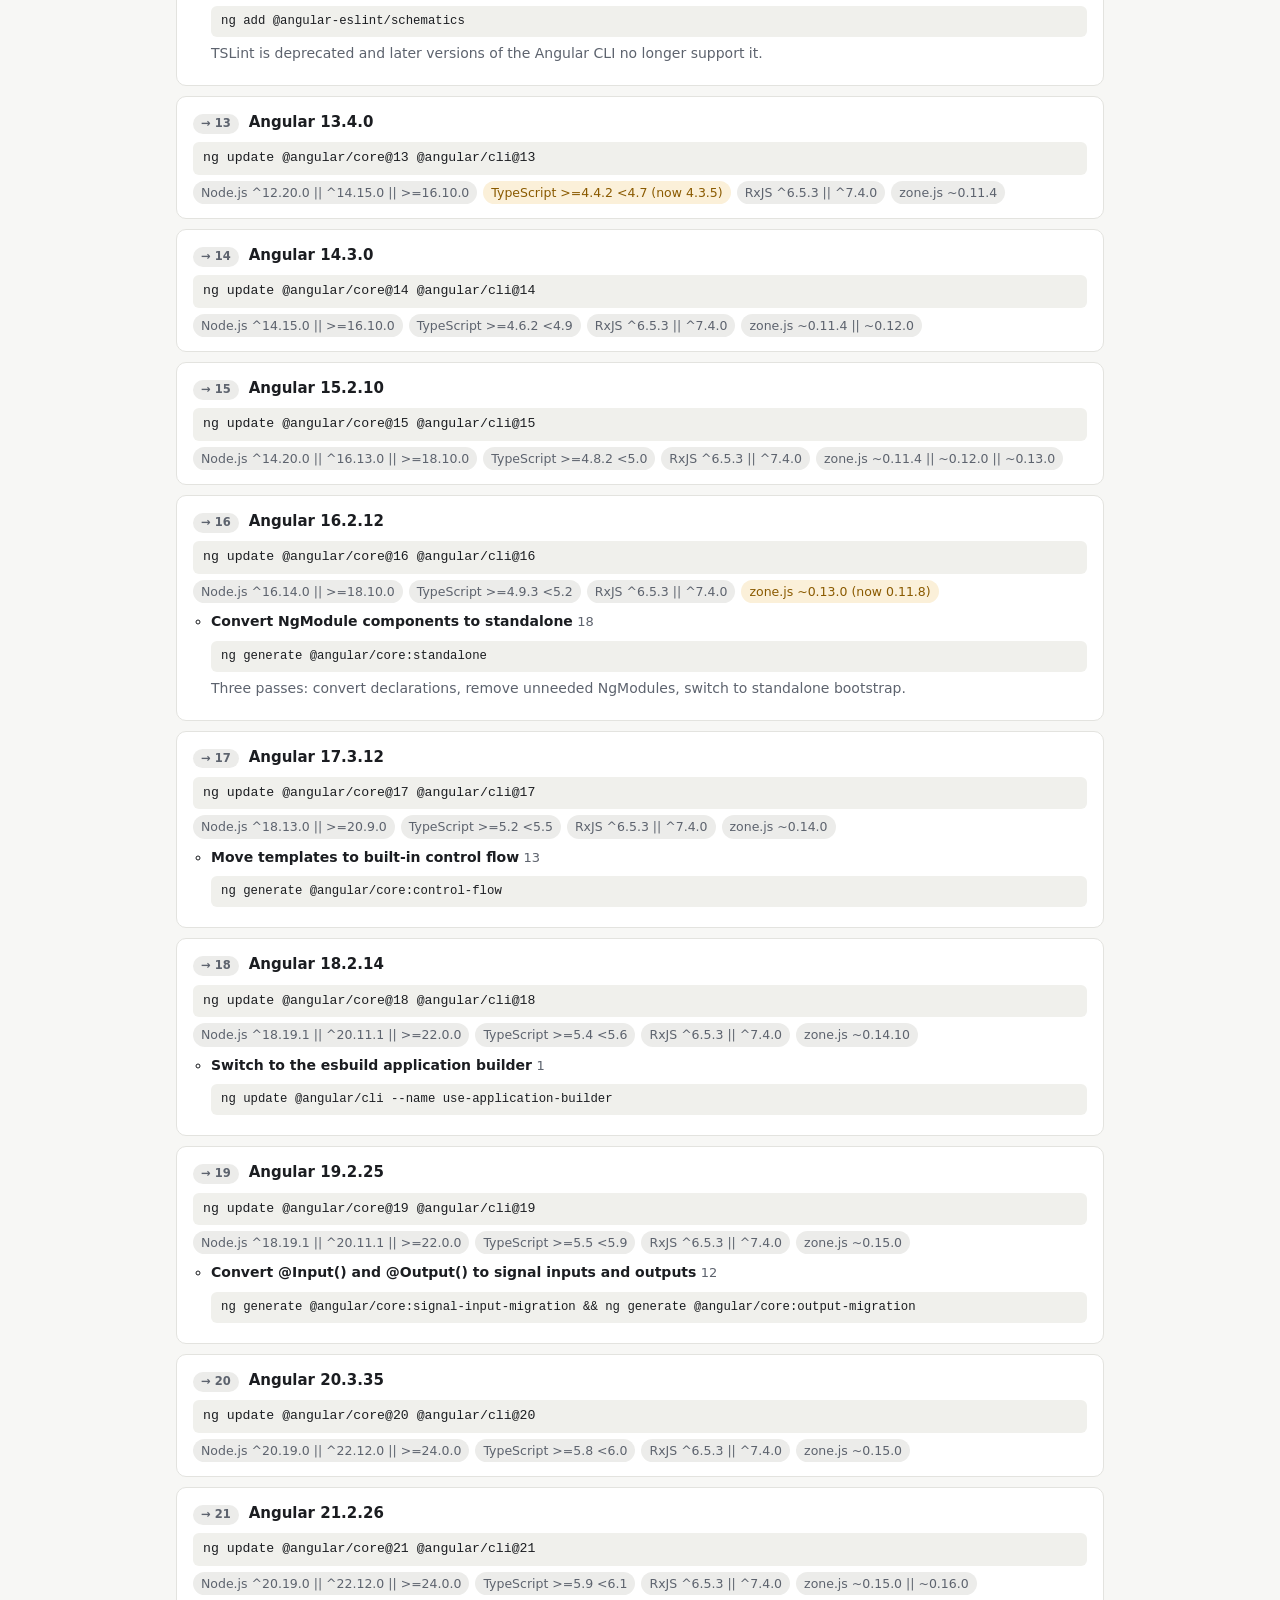
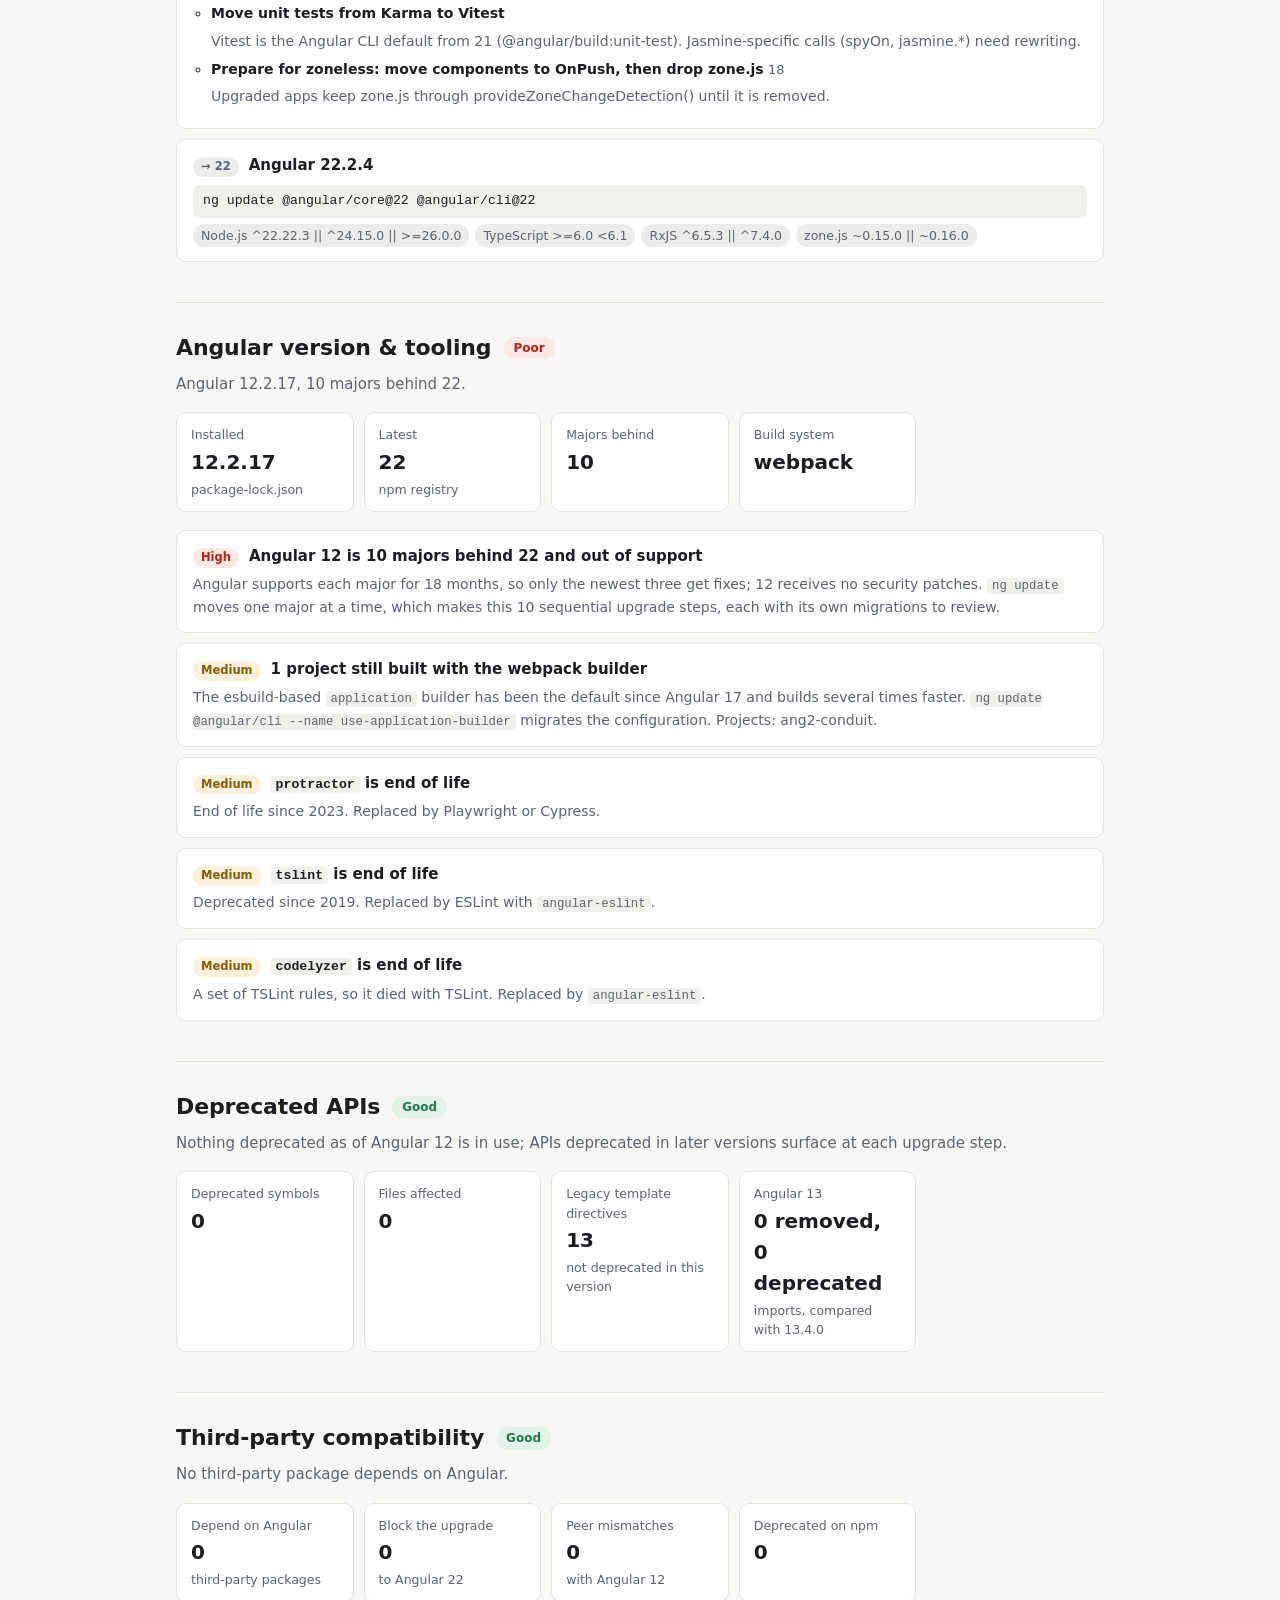
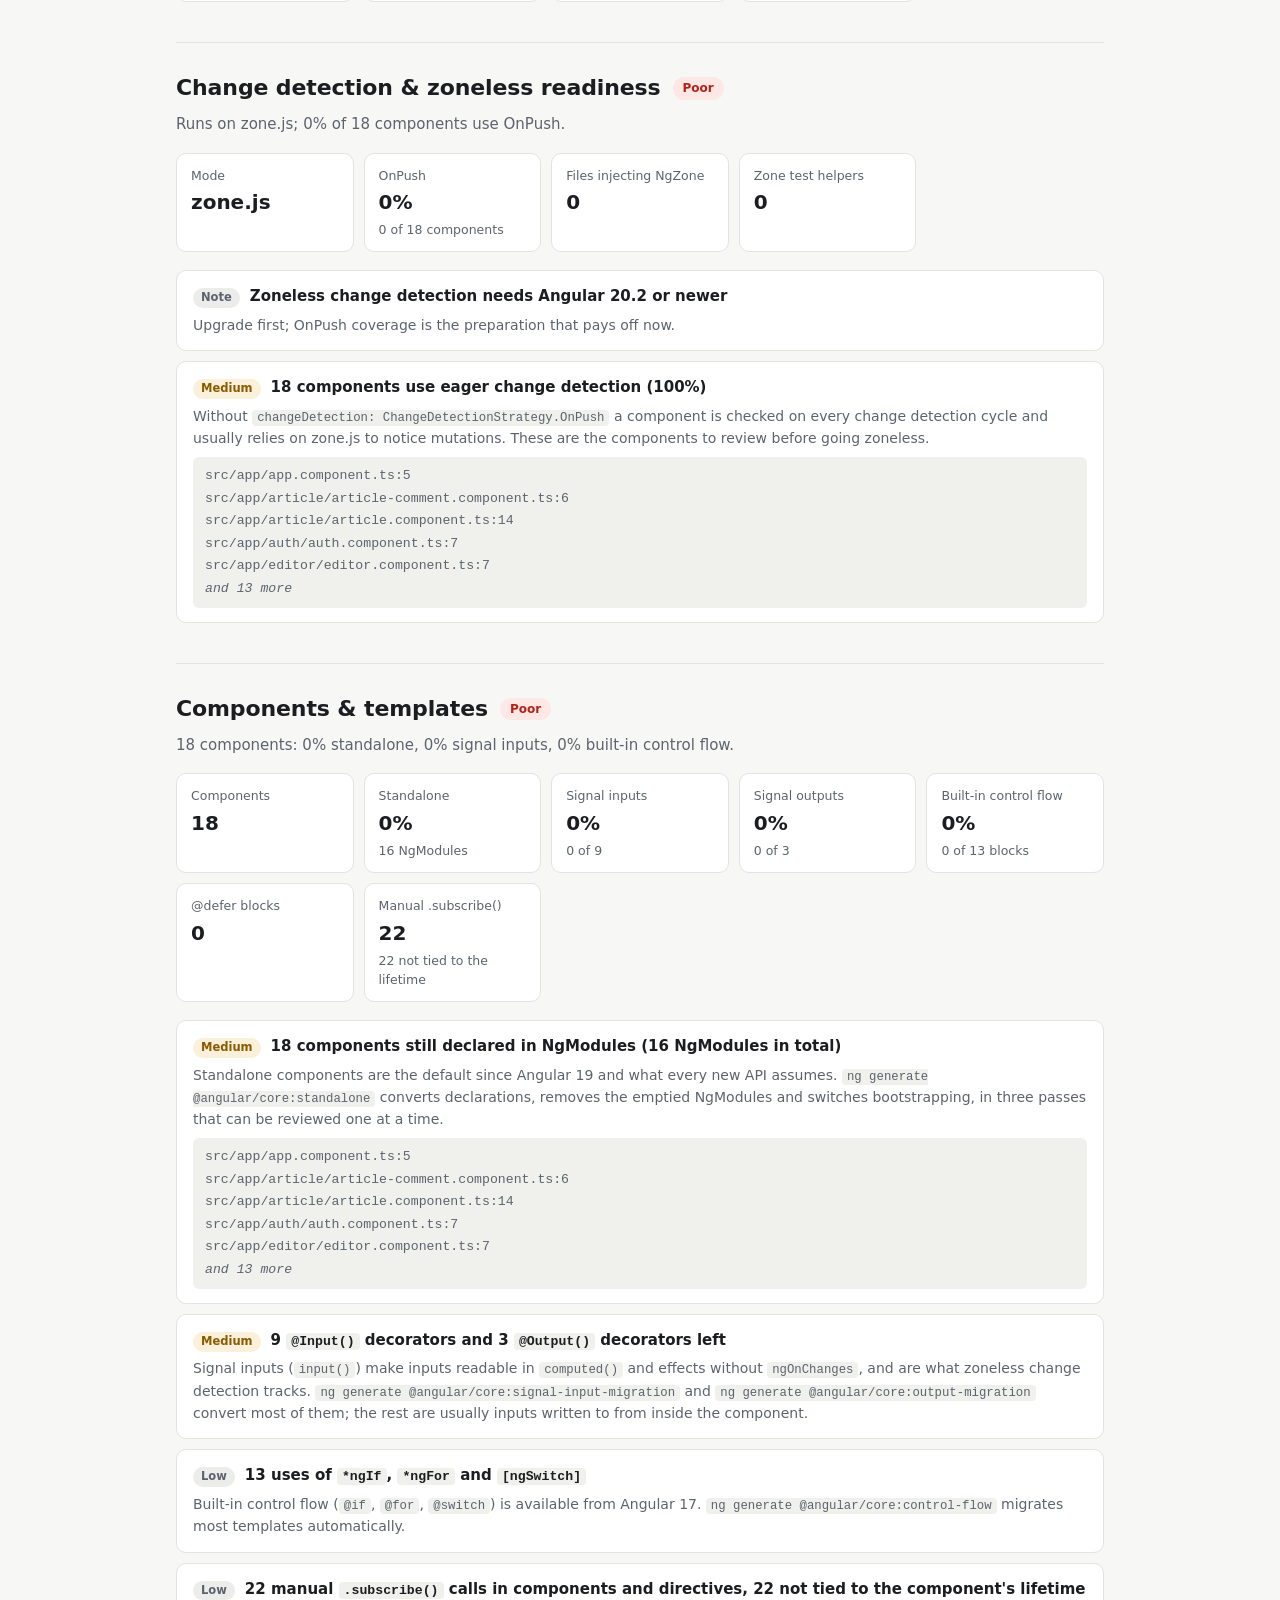
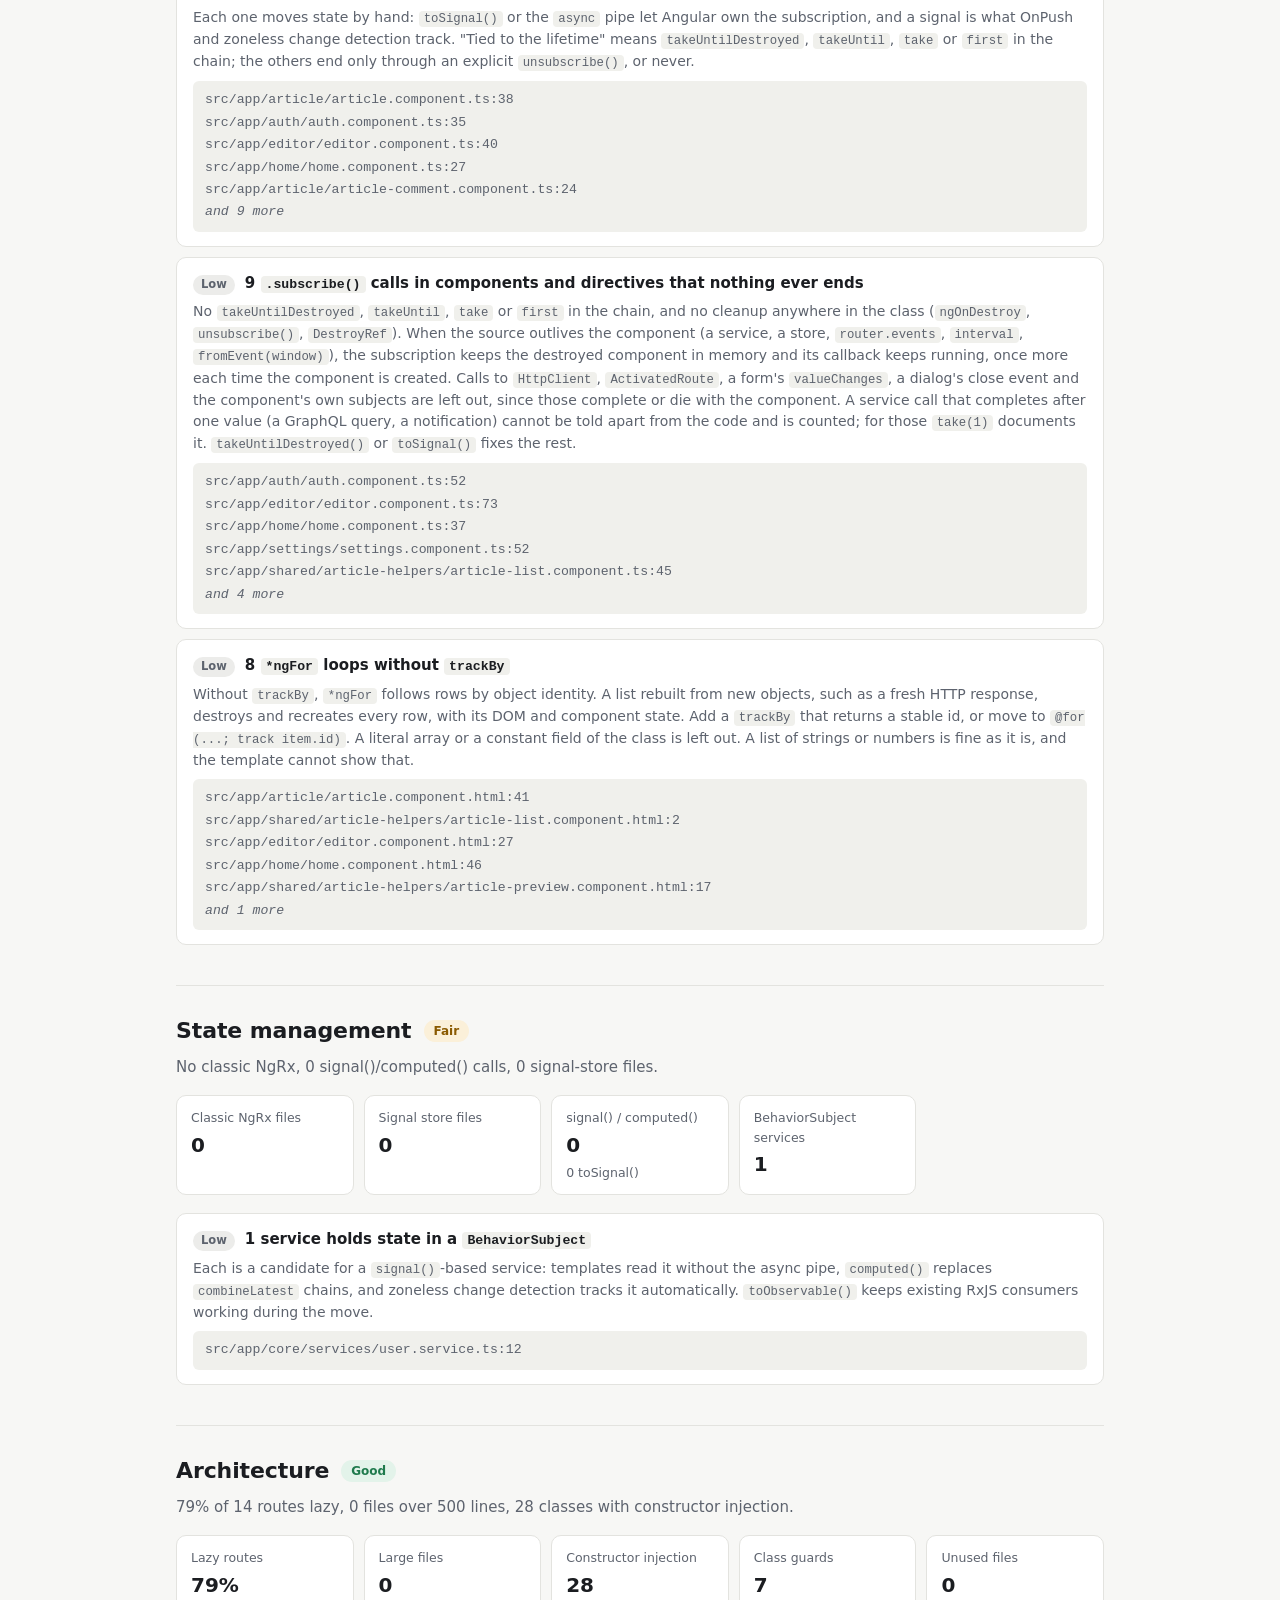
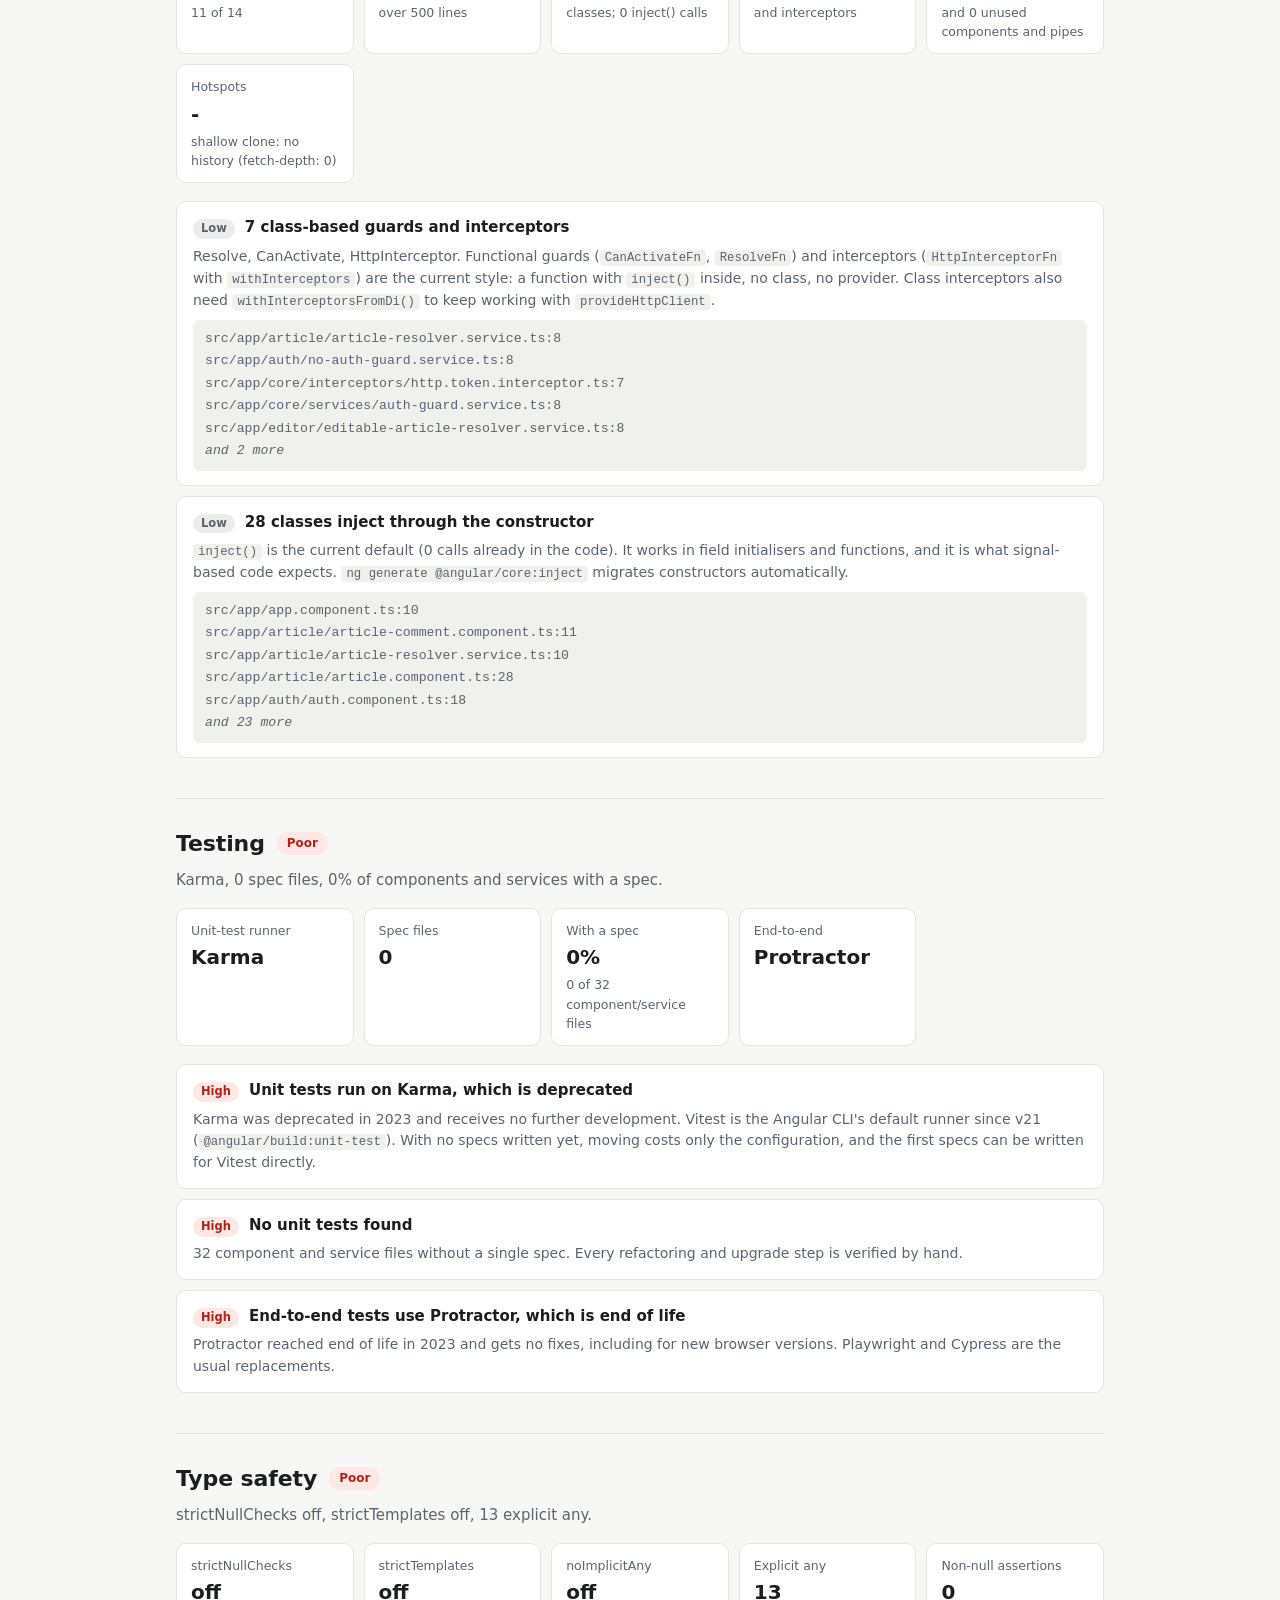
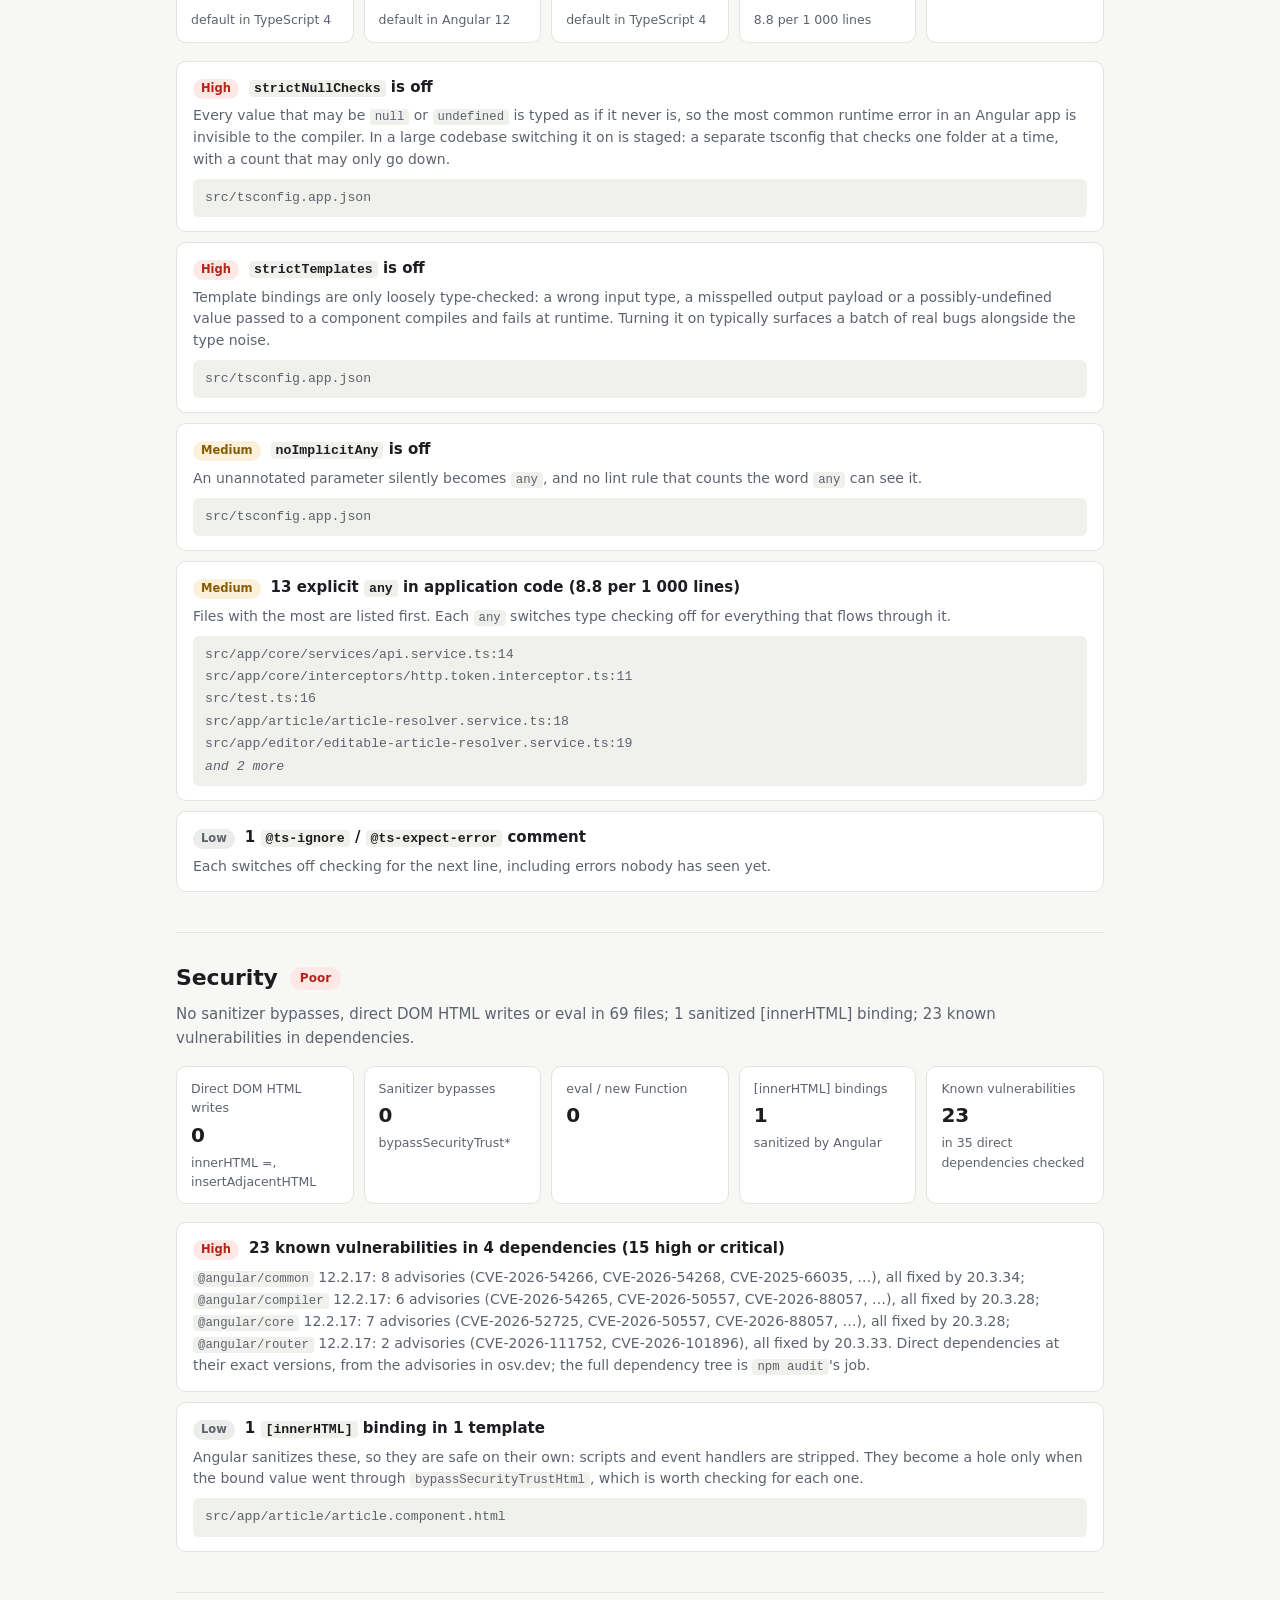
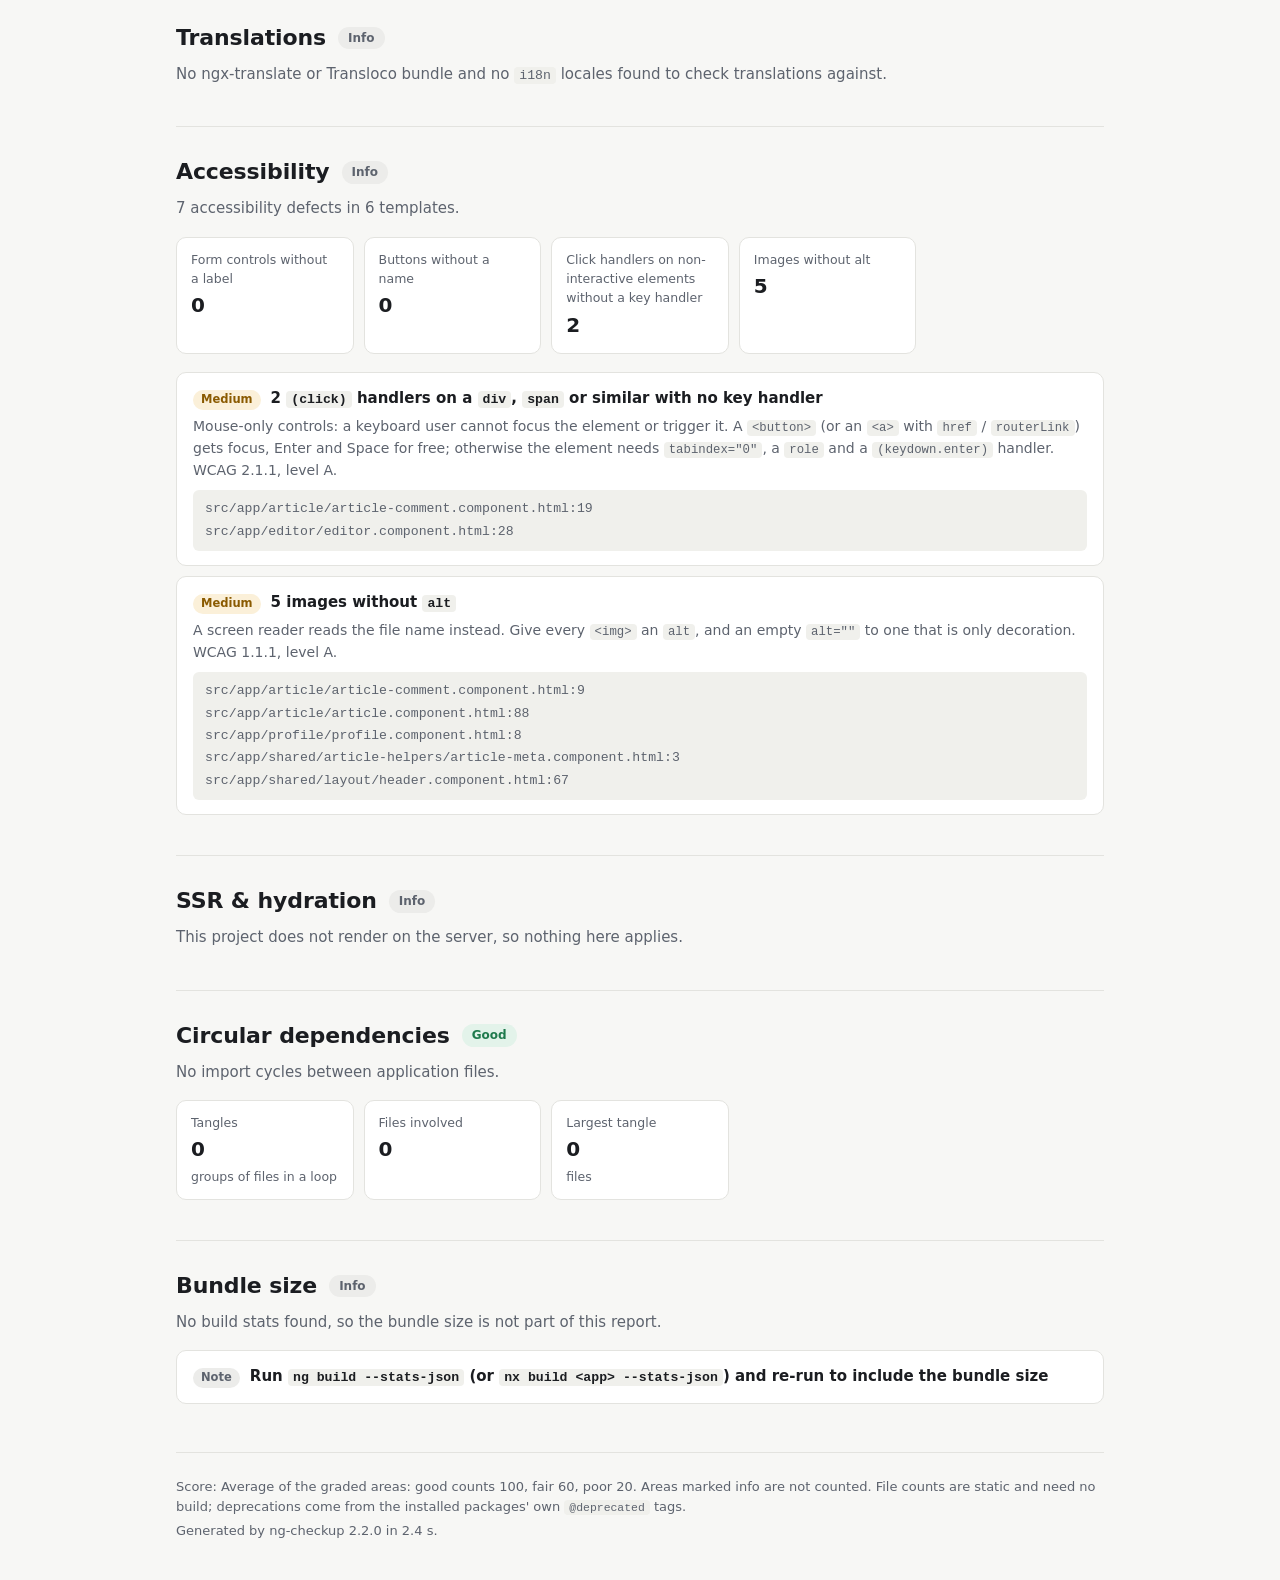
<file: ng-checkup/example.html>
<!doctype html>
<html lang="en">
<head>
<meta charset="utf-8">
<meta name="viewport" content="width=device-width, initial-scale=1">
<meta name="generator" content="ng-checkup 2.2.0">
<title>Angular checkup: ang2-conduit</title>
<style>
:root {
  --bg: #f7f7f5; --surface: #ffffff; --text: #1b1d21; --muted: #5d636e; --border: #e3e3df; --code-bg: #f0f0ec;
  --good: #1f7a4d; --good-bg: #e3f3ea; --fair: #8a5a00; --fair-bg: #fbf0d9; --poor: #b42318; --poor-bg: #fde8e6; --info: #5d636e; --info-bg: #ececea;
  --accent: #3b5bdb; --ring-track: #e7e7e3;
  color-scheme: light;
}
@media (prefers-color-scheme: dark) {
  :root {
    --bg: #121316; --surface: #1b1d21; --text: #ececec; --muted: #9aa0aa; --border: #2c2f35; --code-bg: #25282e;
    --good: #5cc98f; --good-bg: #173326; --fair: #e8b54d; --fair-bg: #3a2d10; --poor: #f17a6e; --poor-bg: #3d1a17; --info: #9aa0aa; --info-bg: #2a2c31;
    --accent: #8ea6ff; --ring-track: #2c2f35;
    color-scheme: dark;
  }
}
* { box-sizing: border-box; }
body { margin: 0; background: var(--bg); color: var(--text); font: 15px/1.55 ui-sans-serif, system-ui, -apple-system, "Segoe UI", Roboto, "Helvetica Neue", Arial, sans-serif; -webkit-font-smoothing: antialiased; }
main { max-width: 960px; margin: 0 auto; padding: 40px 16px 56px; }
code, .files { font-family: ui-monospace, SFMono-Regular, Menlo, Consolas, monospace; font-size: 0.88em; }
code { background: var(--code-bg); padding: 1px 5px; border-radius: 4px; overflow-wrap: anywhere; }
a { color: inherit; }
.masthead { display: flex; justify-content: space-between; align-items: center; gap: 24px; padding-bottom: 28px; border-bottom: 1px solid var(--border); }
.eyebrow { margin: 0 0 4px; color: var(--accent); font-size: 13px; font-weight: 600; letter-spacing: 0.06em; text-transform: uppercase; }
h1 { margin: 0 0 8px; font-size: 32px; line-height: 1.15; letter-spacing: -0.01em; overflow-wrap: anywhere; }
.meta { margin: 0; color: var(--muted); font-size: 14px; }
.score { margin: 0; position: relative; width: 112px; height: 112px; flex: none; }
.score svg { display: block; }
.ring-track { fill: none; stroke: var(--ring-track); stroke-width: 9; }
.ring-value { fill: none; stroke-width: 9; stroke-linecap: round; }
.ring-value.grade-good { stroke: var(--good); } .ring-value.grade-fair { stroke: var(--fair); } .ring-value.grade-poor { stroke: var(--poor); }
.score figcaption { position: absolute; inset: 0; display: flex; align-items: center; justify-content: center; }
.score-value { font-size: 30px; font-weight: 700; font-variant-numeric: tabular-nums; }
.score-unit { color: var(--muted); font-size: 13px; margin-left: 1px; padding-top: 10px; }
.table-wrap { overflow-x: auto; background: var(--surface); border: 1px solid var(--border); border-radius: 10px; }
.projects { width: 100%; border-collapse: collapse; font-size: 14px; }
.projects th, .projects td { text-align: left; vertical-align: top; padding: 10px 14px; border-bottom: 1px solid var(--border); }
.projects tbody tr:last-child td { border-bottom: 0; }
.projects th { color: var(--muted); font-weight: 600; font-size: 12.5px; }
.projects .num { text-align: right; white-space: nowrap; }
.projects code { color: var(--muted); font-size: 12.5px; }
.projects .pill { margin: 0 4px 4px 0; }
.section-title { font-size: 13px; font-weight: 600; letter-spacing: 0.06em; text-transform: uppercase; color: var(--muted); margin: 36px 0 12px; }
.cards { display: grid; grid-template-columns: repeat(auto-fill, minmax(200px, 1fr)); gap: 12px; }
.card { display: flex; flex-direction: column; gap: 6px; padding: 16px; background: var(--surface); border: 1px solid var(--border); border-radius: 10px; text-decoration: none; transition: border-color 0.15s; }
.card:hover { border-color: var(--accent); }
.card strong { font-size: 15px; }
.card-summary { color: var(--muted); font-size: 13.5px; }
.pill, .chip { display: inline-block; width: fit-content; border-radius: 999px; font-size: 12px; font-weight: 600; padding: 2px 10px; }
.grade-good.pill { color: var(--good); background: var(--good-bg); } .grade-fair.pill { color: var(--fair); background: var(--fair-bg); }
.grade-poor.pill { color: var(--poor); background: var(--poor-bg); } .grade-info.pill { color: var(--info); background: var(--info-bg); }
.chip { flex: none; padding: 1px 8px; font-size: 11.5px; }
.sev-high { color: var(--poor); background: var(--poor-bg); } .sev-medium { color: var(--fair); background: var(--fair-bg); }
.sev-low, .sev-info { color: var(--info); background: var(--info-bg); }
.sev-good { color: var(--good); background: var(--good-bg); }
.steps { list-style: none; margin: 0; padding: 0; display: grid; gap: 10px; }
.step.before { margin-bottom: 10px; }
.step code.command { display: block; margin: 8px 0 0; padding: 6px 10px; border-radius: 6px; background: var(--code-bg); overflow-x: auto; white-space: nowrap; }
.requirements { display: flex; flex-wrap: wrap; gap: 6px; }
.req { font-size: 12.5px; padding: 2px 8px; border-radius: 999px; background: var(--info-bg); color: var(--info); }
.req-move { background: var(--fair-bg); color: var(--fair); }
.plan-items { margin: 8px 0 0; padding-left: 18px; color: var(--text); font-size: 14px; }
.plan-items li { margin: 6px 0; }
.plan-items p { margin: 2px 0 0; }
.plan-items .count { color: var(--muted); font-size: 13px; }
.priorities { margin: 0; padding: 0; list-style: none; display: grid; gap: 8px; counter-reset: priority; }
.priorities li { display: flex; gap: 10px; align-items: baseline; padding: 12px 16px; background: var(--surface); border: 1px solid var(--border); border-radius: 10px; }
.priorities .area { color: var(--muted); font-size: 13px; margin-left: 6px; white-space: nowrap; }
.check { margin-top: 40px; padding-top: 28px; border-top: 1px solid var(--border); }
.check-head { display: flex; align-items: center; gap: 12px; flex-wrap: wrap; }
.check-head h2 { margin: 0; font-size: 22px; letter-spacing: -0.005em; }
.check-summary { margin: 8px 0 16px; color: var(--muted); }
.metrics { display: grid; grid-template-columns: repeat(auto-fill, minmax(150px, 1fr)); gap: 10px; margin: 0 0 18px; }
.metric { padding: 12px 14px; background: var(--surface); border: 1px solid var(--border); border-radius: 10px; }
.metric dt { color: var(--muted); font-size: 12.5px; }
.metric dd { margin: 2px 0 0; font-size: 20px; font-weight: 650; font-variant-numeric: tabular-nums; overflow-wrap: anywhere; }
.metric dd.hint { font-size: 12.5px; font-weight: 400; color: var(--muted); }
.findings { list-style: none; margin: 0; padding: 0; display: grid; grid-template-columns: minmax(0, 1fr); gap: 10px; }
.finding { min-width: 0; padding: 14px 16px; background: var(--surface); border: 1px solid var(--border); border-radius: 10px; break-inside: avoid; }
.finding-head { display: flex; gap: 10px; align-items: baseline; }
.finding p { margin: 6px 0 0; color: var(--muted); font-size: 14px; }
.files { margin: 8px 0 0; padding: 8px 12px; list-style: none; background: var(--code-bg); border-radius: 6px; color: var(--muted); overflow-x: auto; }
.files li { white-space: nowrap; line-height: 1.7; }
.files .more { font-family: inherit; font-style: italic; }
footer { margin-top: 48px; padding-top: 20px; border-top: 1px solid var(--border); color: var(--muted); font-size: 13px; }
footer p { margin: 4px 0; }
@media (max-width: 600px) {
  main { padding-top: 24px; }
  .masthead { flex-direction: column-reverse; align-items: flex-start; }
  h1 { font-size: 26px; }
  .priorities li, .finding-head { flex-direction: column; gap: 6px; }
  .priorities .area { margin-left: 0; }
}
@media print {
  /* Printing from a dark-mode browser must still give black on white. */
  :root {
    --bg: #fff; --surface: #fff; --text: #1b1d21; --muted: #5d636e; --border: #e3e3df; --code-bg: #f0f0ec;
    --good: #1f7a4d; --good-bg: #e3f3ea; --fair: #8a5a00; --fair-bg: #fbf0d9; --poor: #b42318; --poor-bg: #fde8e6; --info: #5d636e; --info-bg: #ececea;
    --accent: #3b5bdb; --ring-track: #e7e7e3; color-scheme: light;
  }
  main { padding: 0; max-width: none; }
  .card:hover { border-color: var(--border); }
  .check { break-before: auto; }
}
</style>
</head>
<body>
<main>
  <header class="masthead">
    <div>
      <p class="eyebrow">Angular checkup</p>
      <h1>ang2-conduit</h1>
      <p class="meta">Angular CLI · Angular 12.2.17 · 71 TypeScript files · 19 templates · 1 483 lines of code</p>
      <p class="meta">Generated 2026-11-06</p>
      
    </div>
    <figure class="score" aria-label="Score 53 out of 100">
      <svg viewBox="0 0 100 100" width="112" height="112" aria-hidden="true">
        <circle cx="50" cy="50" r="42" class="ring-track"/>
        <circle cx="50" cy="50" r="42" class="ring-value grade-fair" stroke-dasharray="139.9 263.9" transform="rotate(-90 50 50)"/>
      </svg>
      <figcaption><span class="score-value">53</span><span class="score-unit">/100</span></figcaption>
    </figure>
  </header>

  <section aria-labelledby="overview">
    <h2 id="overview" class="section-title">Overview</h2>
    <div class="cards">
      <a class="card" href="#version"><span class="pill grade-poor">Poor</span><strong>Angular version &amp; tooling</strong><span class="card-summary">Angular 12.2.17, 10 majors behind 22.</span></a>
      <a class="card" href="#deprecated-apis"><span class="pill grade-good">Good</span><strong>Deprecated APIs</strong><span class="card-summary">Nothing deprecated as of Angular 12 is in use; APIs deprecated in later versions surface at each upgrade step.</span></a>
      <a class="card" href="#dependencies"><span class="pill grade-good">Good</span><strong>Third-party compatibility</strong><span class="card-summary">No third-party package depends on Angular.</span></a>
      <a class="card" href="#change-detection"><span class="pill grade-poor">Poor</span><strong>Change detection &amp; zoneless readiness</strong><span class="card-summary">Runs on zone.js; 0% of 18 components use OnPush.</span></a>
      <a class="card" href="#components"><span class="pill grade-poor">Poor</span><strong>Components &amp; templates</strong><span class="card-summary">18 components: 0% standalone, 0% signal inputs, 0% built-in control flow.</span></a>
      <a class="card" href="#state"><span class="pill grade-fair">Fair</span><strong>State management</strong><span class="card-summary">No classic NgRx, 0 signal()/computed() calls, 0 signal-store files.</span></a>
      <a class="card" href="#architecture"><span class="pill grade-good">Good</span><strong>Architecture</strong><span class="card-summary">79% of 14 routes lazy, 0 files over 500 lines, 28 classes with constructor injection.</span></a>
      <a class="card" href="#testing"><span class="pill grade-poor">Poor</span><strong>Testing</strong><span class="card-summary">Karma, 0 spec files, 0% of components and services with a spec.</span></a>
      <a class="card" href="#type-safety"><span class="pill grade-poor">Poor</span><strong>Type safety</strong><span class="card-summary">strictNullChecks off, strictTemplates off, 13 explicit any.</span></a>
      <a class="card" href="#security"><span class="pill grade-poor">Poor</span><strong>Security</strong><span class="card-summary">No sanitizer bypasses, direct DOM HTML writes or eval in 69 files; 1 sanitized [innerHTML] binding; 23 known vulnerabilities in dependencies.</span></a>
      <a class="card" href="#translations"><span class="pill grade-info">Info</span><strong>Translations</strong><span class="card-summary">No ngx-translate or Transloco bundle and no <code>i18n</code> locales found to check translations against.</span></a>
      <a class="card" href="#accessibility"><span class="pill grade-info">Info</span><strong>Accessibility</strong><span class="card-summary">7 accessibility defects in 6 templates.</span></a>
      <a class="card" href="#ssr"><span class="pill grade-info">Info</span><strong>SSR &amp; hydration</strong><span class="card-summary">This project does not render on the server, so nothing here applies.</span></a>
      <a class="card" href="#circular-deps"><span class="pill grade-good">Good</span><strong>Circular dependencies</strong><span class="card-summary">No import cycles between application files.</span></a>
      <a class="card" href="#bundle"><span class="pill grade-info">Info</span><strong>Bundle size</strong><span class="card-summary">No build stats found, so the bundle size is not part of this report.</span></a>
    </div>
  </section>

  <section aria-labelledby="priorities">
    <h2 id="priorities" class="section-title">Top priorities</h2>
    <ol class="priorities">
      <li><span class="chip sev-high">High</span><span><strong>Angular 12 is 10 majors behind 22 and out of support</strong> <a href="#version" class="area">Angular version &amp; tooling</a></span></li>
      <li><span class="chip sev-high">High</span><span><strong>Unit tests run on Karma, which is deprecated</strong> <a href="#testing" class="area">Testing</a></span></li>
      <li><span class="chip sev-high">High</span><span><strong>No unit tests found</strong> <a href="#testing" class="area">Testing</a></span></li>
      <li><span class="chip sev-high">High</span><span><strong>End-to-end tests use Protractor, which is end of life</strong> <a href="#testing" class="area">Testing</a></span></li>
      <li><span class="chip sev-high">High</span><span><strong><code>strictNullChecks</code> is off</strong> <a href="#type-safety" class="area">Type safety</a></span></li>
    </ol>
  </section>

  

  

  

  <section aria-labelledby="plan-title">
    <h2 id="plan-title" class="section-title">Upgrade plan: Angular 12 → 22</h2>
    <p class="check-summary">10 steps, one major at a time, as <code>ng update</code> requires. Requirements come from each version's published package metadata.</p>
    <div class="finding step before"><div class="finding-head"><span class="chip sev-medium">First</span><strong>Before you start</strong></div><ul class="plan-items"><li><strong>Move from TSLint to ESLint</strong><code class="command">ng add @angular-eslint/schematics</code><p>TSLint is deprecated and later versions of the Angular CLI no longer support it.</p></li></ul></div>
    <ol class="steps">
      <li class="finding step">
        <div class="finding-head"><span class="chip sev-low">→ 13</span><strong>Angular 13.4.0</strong></div>
        <code class="command">ng update @angular/core@13 @angular/cli@13</code>
        <p class="requirements"><span class="req">Node.js ^12.20.0 || ^14.15.0 || &gt;=16.10.0</span><span class="req req-move">TypeScript &gt;=4.4.2 &lt;4.7 (now 4.3.5)</span><span class="req">RxJS ^6.5.3 || ^7.4.0</span><span class="req">zone.js ~0.11.4</span></p>
        
      </li>
      <li class="finding step">
        <div class="finding-head"><span class="chip sev-low">→ 14</span><strong>Angular 14.3.0</strong></div>
        <code class="command">ng update @angular/core@14 @angular/cli@14</code>
        <p class="requirements"><span class="req">Node.js ^14.15.0 || &gt;=16.10.0</span><span class="req">TypeScript &gt;=4.6.2 &lt;4.9</span><span class="req">RxJS ^6.5.3 || ^7.4.0</span><span class="req">zone.js ~0.11.4 || ~0.12.0</span></p>
        
      </li>
      <li class="finding step">
        <div class="finding-head"><span class="chip sev-low">→ 15</span><strong>Angular 15.2.10</strong></div>
        <code class="command">ng update @angular/core@15 @angular/cli@15</code>
        <p class="requirements"><span class="req">Node.js ^14.20.0 || ^16.13.0 || &gt;=18.10.0</span><span class="req">TypeScript &gt;=4.8.2 &lt;5.0</span><span class="req">RxJS ^6.5.3 || ^7.4.0</span><span class="req">zone.js ~0.11.4 || ~0.12.0 || ~0.13.0</span></p>
        
      </li>
      <li class="finding step">
        <div class="finding-head"><span class="chip sev-low">→ 16</span><strong>Angular 16.2.12</strong></div>
        <code class="command">ng update @angular/core@16 @angular/cli@16</code>
        <p class="requirements"><span class="req">Node.js ^16.14.0 || &gt;=18.10.0</span><span class="req">TypeScript &gt;=4.9.3 &lt;5.2</span><span class="req">RxJS ^6.5.3 || ^7.4.0</span><span class="req req-move">zone.js ~0.13.0 (now 0.11.8)</span></p>
        <ul class="plan-items"><li><strong>Convert NgModule components to standalone</strong> <span class="count">18</span><code class="command">ng generate @angular/core:standalone</code><p>Three passes: convert declarations, remove unneeded NgModules, switch to standalone bootstrap.</p></li></ul>
      </li>
      <li class="finding step">
        <div class="finding-head"><span class="chip sev-low">→ 17</span><strong>Angular 17.3.12</strong></div>
        <code class="command">ng update @angular/core@17 @angular/cli@17</code>
        <p class="requirements"><span class="req">Node.js ^18.13.0 || &gt;=20.9.0</span><span class="req">TypeScript &gt;=5.2 &lt;5.5</span><span class="req">RxJS ^6.5.3 || ^7.4.0</span><span class="req">zone.js ~0.14.0</span></p>
        <ul class="plan-items"><li><strong>Move templates to built-in control flow</strong> <span class="count">13</span><code class="command">ng generate @angular/core:control-flow</code></li></ul>
      </li>
      <li class="finding step">
        <div class="finding-head"><span class="chip sev-low">→ 18</span><strong>Angular 18.2.14</strong></div>
        <code class="command">ng update @angular/core@18 @angular/cli@18</code>
        <p class="requirements"><span class="req">Node.js ^18.19.1 || ^20.11.1 || &gt;=22.0.0</span><span class="req">TypeScript &gt;=5.4 &lt;5.6</span><span class="req">RxJS ^6.5.3 || ^7.4.0</span><span class="req">zone.js ~0.14.10</span></p>
        <ul class="plan-items"><li><strong>Switch to the esbuild application builder</strong> <span class="count">1</span><code class="command">ng update @angular/cli --name use-application-builder</code></li></ul>
      </li>
      <li class="finding step">
        <div class="finding-head"><span class="chip sev-low">→ 19</span><strong>Angular 19.2.25</strong></div>
        <code class="command">ng update @angular/core@19 @angular/cli@19</code>
        <p class="requirements"><span class="req">Node.js ^18.19.1 || ^20.11.1 || &gt;=22.0.0</span><span class="req">TypeScript &gt;=5.5 &lt;5.9</span><span class="req">RxJS ^6.5.3 || ^7.4.0</span><span class="req">zone.js ~0.15.0</span></p>
        <ul class="plan-items"><li><strong>Convert @Input() and @Output() to signal inputs and outputs</strong> <span class="count">12</span><code class="command">ng generate @angular/core:signal-input-migration &amp;&amp; ng generate @angular/core:output-migration</code></li></ul>
      </li>
      <li class="finding step">
        <div class="finding-head"><span class="chip sev-low">→ 20</span><strong>Angular 20.3.35</strong></div>
        <code class="command">ng update @angular/core@20 @angular/cli@20</code>
        <p class="requirements"><span class="req">Node.js ^20.19.0 || ^22.12.0 || &gt;=24.0.0</span><span class="req">TypeScript &gt;=5.8 &lt;6.0</span><span class="req">RxJS ^6.5.3 || ^7.4.0</span><span class="req">zone.js ~0.15.0</span></p>
        
      </li>
      <li class="finding step">
        <div class="finding-head"><span class="chip sev-low">→ 21</span><strong>Angular 21.2.26</strong></div>
        <code class="command">ng update @angular/core@21 @angular/cli@21</code>
        <p class="requirements"><span class="req">Node.js ^20.19.0 || ^22.12.0 || &gt;=24.0.0</span><span class="req">TypeScript &gt;=5.9 &lt;6.1</span><span class="req">RxJS ^6.5.3 || ^7.4.0</span><span class="req">zone.js ~0.15.0 || ~0.16.0</span></p>
        <ul class="plan-items"><li><strong>Move unit tests from Karma to Vitest</strong><p>Vitest is the Angular CLI default from 21 (@angular/build:unit-test). Jasmine-specific calls (spyOn, jasmine.*) need rewriting.</p></li><li><strong>Prepare for zoneless: move components to OnPush, then drop zone.js</strong> <span class="count">18</span><p>Upgraded apps keep zone.js through provideZoneChangeDetection() until it is removed.</p></li></ul>
      </li>
      <li class="finding step">
        <div class="finding-head"><span class="chip sev-low">→ 22</span><strong>Angular 22.2.4</strong></div>
        <code class="command">ng update @angular/core@22 @angular/cli@22</code>
        <p class="requirements"><span class="req">Node.js ^22.22.3 || ^24.15.0 || &gt;=26.0.0</span><span class="req">TypeScript &gt;=6.0 &lt;6.1</span><span class="req">RxJS ^6.5.3 || ^7.4.0</span><span class="req">zone.js ~0.15.0 || ~0.16.0</span></p>
        
      </li>
    </ol>
  </section>

  <section class="check" id="version" aria-labelledby="version-title">
    <div class="check-head">
      <h2 id="version-title">Angular version &amp; tooling</h2>
      <span class="pill grade-poor">Poor</span>
    </div>
    <p class="check-summary">Angular 12.2.17, 10 majors behind 22.</p>
    <dl class="metrics">
      <div class="metric"><dt>Installed</dt><dd>12.2.17</dd><dd class="hint">package-lock.json</dd></div>
      <div class="metric"><dt>Latest</dt><dd>22</dd><dd class="hint">npm registry</dd></div>
      <div class="metric"><dt>Majors behind</dt><dd>10</dd></div>
      <div class="metric"><dt>Build system</dt><dd>webpack</dd></div>
    </dl>
    <ul class="findings">
      <li class="finding">
        <div class="finding-head"><span class="chip sev-high">High</span><strong>Angular 12 is 10 majors behind 22 and out of support</strong></div>
        <p>Angular supports each major for 18 months, so only the newest three get fixes; 12 receives no security patches. <code>ng update</code> moves one major at a time, which makes this 10 sequential upgrade steps, each with its own migrations to review.</p>
        
      </li>
      <li class="finding">
        <div class="finding-head"><span class="chip sev-medium">Medium</span><strong>1 project still built with the webpack builder</strong></div>
        <p>The esbuild-based <code>application</code> builder has been the default since Angular 17 and builds several times faster. <code>ng update @angular/cli --name use-application-builder</code> migrates the configuration. Projects: ang2-conduit.</p>
        
      </li>
      <li class="finding">
        <div class="finding-head"><span class="chip sev-medium">Medium</span><strong><code>protractor</code> is end of life</strong></div>
        <p>End of life since 2023. Replaced by Playwright or Cypress.</p>
        
      </li>
      <li class="finding">
        <div class="finding-head"><span class="chip sev-medium">Medium</span><strong><code>tslint</code> is end of life</strong></div>
        <p>Deprecated since 2019. Replaced by ESLint with <code>angular-eslint</code>.</p>
        
      </li>
      <li class="finding">
        <div class="finding-head"><span class="chip sev-medium">Medium</span><strong><code>codelyzer</code> is end of life</strong></div>
        <p>A set of TSLint rules, so it died with TSLint. Replaced by <code>angular-eslint</code>.</p>
        
      </li>
    </ul>
  </section>
  <section class="check" id="deprecated-apis" aria-labelledby="deprecated-apis-title">
    <div class="check-head">
      <h2 id="deprecated-apis-title">Deprecated APIs</h2>
      <span class="pill grade-good">Good</span>
    </div>
    <p class="check-summary">Nothing deprecated as of Angular 12 is in use; APIs deprecated in later versions surface at each upgrade step.</p>
    <dl class="metrics">
      <div class="metric"><dt>Deprecated symbols</dt><dd>0</dd></div>
      <div class="metric"><dt>Files affected</dt><dd>0</dd></div>
      <div class="metric"><dt>Legacy template directives</dt><dd>13</dd><dd class="hint">not deprecated in this version</dd></div>
      <div class="metric"><dt>Angular 13</dt><dd>0 removed, 0 deprecated</dd><dd class="hint">imports, compared with 13.4.0</dd></div>
    </dl>
    
  </section>
  <section class="check" id="dependencies" aria-labelledby="dependencies-title">
    <div class="check-head">
      <h2 id="dependencies-title">Third-party compatibility</h2>
      <span class="pill grade-good">Good</span>
    </div>
    <p class="check-summary">No third-party package depends on Angular.</p>
    <dl class="metrics">
      <div class="metric"><dt>Depend on Angular</dt><dd>0</dd><dd class="hint">third-party packages</dd></div>
      <div class="metric"><dt>Block the upgrade</dt><dd>0</dd><dd class="hint">to Angular 22</dd></div>
      <div class="metric"><dt>Peer mismatches</dt><dd>0</dd><dd class="hint">with Angular 12</dd></div>
      <div class="metric"><dt>Deprecated on npm</dt><dd>0</dd></div>
    </dl>
    
  </section>
  <section class="check" id="change-detection" aria-labelledby="change-detection-title">
    <div class="check-head">
      <h2 id="change-detection-title">Change detection &amp; zoneless readiness</h2>
      <span class="pill grade-poor">Poor</span>
    </div>
    <p class="check-summary">Runs on zone.js; 0% of 18 components use OnPush.</p>
    <dl class="metrics">
      <div class="metric"><dt>Mode</dt><dd>zone.js</dd></div>
      <div class="metric"><dt>OnPush</dt><dd>0%</dd><dd class="hint">0 of 18 components</dd></div>
      <div class="metric"><dt>Files injecting NgZone</dt><dd>0</dd></div>
      <div class="metric"><dt>Zone test helpers</dt><dd>0</dd></div>
    </dl>
    <ul class="findings">
      <li class="finding">
        <div class="finding-head"><span class="chip sev-info">Note</span><strong>Zoneless change detection needs Angular 20.2 or newer</strong></div>
        <p>Upgrade first; OnPush coverage is the preparation that pays off now.</p>
        
      </li>
      <li class="finding">
        <div class="finding-head"><span class="chip sev-medium">Medium</span><strong>18 components use eager change detection (100%)</strong></div>
        <p>Without <code>changeDetection: ChangeDetectionStrategy.OnPush</code> a component is checked on every change detection cycle and usually relies on zone.js to notice mutations. These are the components to review before going zoneless.</p>
        <ul class="files"><li>src/app/app.component.ts:5</li><li>src/app/article/article-comment.component.ts:6</li><li>src/app/article/article.component.ts:14</li><li>src/app/auth/auth.component.ts:7</li><li>src/app/editor/editor.component.ts:7</li><li class="more">and 13 more</li></ul>
      </li>
    </ul>
  </section>
  <section class="check" id="components" aria-labelledby="components-title">
    <div class="check-head">
      <h2 id="components-title">Components &amp; templates</h2>
      <span class="pill grade-poor">Poor</span>
    </div>
    <p class="check-summary">18 components: 0% standalone, 0% signal inputs, 0% built-in control flow.</p>
    <dl class="metrics">
      <div class="metric"><dt>Components</dt><dd>18</dd></div>
      <div class="metric"><dt>Standalone</dt><dd>0%</dd><dd class="hint">16 NgModules</dd></div>
      <div class="metric"><dt>Signal inputs</dt><dd>0%</dd><dd class="hint">0 of 9</dd></div>
      <div class="metric"><dt>Signal outputs</dt><dd>0%</dd><dd class="hint">0 of 3</dd></div>
      <div class="metric"><dt>Built-in control flow</dt><dd>0%</dd><dd class="hint">0 of 13 blocks</dd></div>
      <div class="metric"><dt>@defer blocks</dt><dd>0</dd></div>
      <div class="metric"><dt>Manual .subscribe()</dt><dd>22</dd><dd class="hint">22 not tied to the lifetime</dd></div>
    </dl>
    <ul class="findings">
      <li class="finding">
        <div class="finding-head"><span class="chip sev-medium">Medium</span><strong>18 components still declared in NgModules (16 NgModules in total)</strong></div>
        <p>Standalone components are the default since Angular 19 and what every new API assumes. <code>ng generate @angular/core:standalone</code> converts declarations, removes the emptied NgModules and switches bootstrapping, in three passes that can be reviewed one at a time.</p>
        <ul class="files"><li>src/app/app.component.ts:5</li><li>src/app/article/article-comment.component.ts:6</li><li>src/app/article/article.component.ts:14</li><li>src/app/auth/auth.component.ts:7</li><li>src/app/editor/editor.component.ts:7</li><li class="more">and 13 more</li></ul>
      </li>
      <li class="finding">
        <div class="finding-head"><span class="chip sev-medium">Medium</span><strong>9 <code>@Input()</code> decorators and 3 <code>@Output()</code> decorators left</strong></div>
        <p>Signal inputs (<code>input()</code>) make inputs readable in <code>computed()</code> and effects without <code>ngOnChanges</code>, and are what zoneless change detection tracks. <code>ng generate @angular/core:signal-input-migration</code> and <code>ng generate @angular/core:output-migration</code> convert most of them; the rest are usually inputs written to from inside the component.</p>
        
      </li>
      <li class="finding">
        <div class="finding-head"><span class="chip sev-low">Low</span><strong>13 uses of <code>*ngIf</code>, <code>*ngFor</code> and <code>[ngSwitch]</code></strong></div>
        <p>Built-in control flow (<code>@if</code>, <code>@for</code>, <code>@switch</code>) is available from Angular 17. <code>ng generate @angular/core:control-flow</code> migrates most templates automatically.</p>
        
      </li>
      <li class="finding">
        <div class="finding-head"><span class="chip sev-low">Low</span><strong>22 manual <code>.subscribe()</code> calls in components and directives, 22 not tied to the component&#39;s lifetime</strong></div>
        <p>Each one moves state by hand: <code>toSignal()</code> or the <code>async</code> pipe let Angular own the subscription, and a signal is what OnPush and zoneless change detection track. &quot;Tied to the lifetime&quot; means <code>takeUntilDestroyed</code>, <code>takeUntil</code>, <code>take</code> or <code>first</code> in the chain; the others end only through an explicit <code>unsubscribe()</code>, or never.</p>
        <ul class="files"><li>src/app/article/article.component.ts:38</li><li>src/app/auth/auth.component.ts:35</li><li>src/app/editor/editor.component.ts:40</li><li>src/app/home/home.component.ts:27</li><li>src/app/article/article-comment.component.ts:24</li><li class="more">and 9 more</li></ul>
      </li>
      <li class="finding">
        <div class="finding-head"><span class="chip sev-low">Low</span><strong>9 <code>.subscribe()</code> calls in components and directives that nothing ever ends</strong></div>
        <p>No <code>takeUntilDestroyed</code>, <code>takeUntil</code>, <code>take</code> or <code>first</code> in the chain, and no cleanup anywhere in the class (<code>ngOnDestroy</code>, <code>unsubscribe()</code>, <code>DestroyRef</code>). When the source outlives the component (a service, a store, <code>router.events</code>, <code>interval</code>, <code>fromEvent(window)</code>), the subscription keeps the destroyed component in memory and its callback keeps running, once more each time the component is created. Calls to <code>HttpClient</code>, <code>ActivatedRoute</code>, a form&#39;s <code>valueChanges</code>, a dialog&#39;s close event and the component&#39;s own subjects are left out, since those complete or die with the component. A service call that completes after one value (a GraphQL query, a notification) cannot be told apart from the code and is counted; for those <code>take(1)</code> documents it. <code>takeUntilDestroyed()</code> or <code>toSignal()</code> fixes the rest.</p>
        <ul class="files"><li>src/app/auth/auth.component.ts:52</li><li>src/app/editor/editor.component.ts:73</li><li>src/app/home/home.component.ts:37</li><li>src/app/settings/settings.component.ts:52</li><li>src/app/shared/article-helpers/article-list.component.ts:45</li><li class="more">and 4 more</li></ul>
      </li>
      <li class="finding">
        <div class="finding-head"><span class="chip sev-low">Low</span><strong>8 <code>*ngFor</code> loops without <code>trackBy</code></strong></div>
        <p>Without <code>trackBy</code>, <code>*ngFor</code> follows rows by object identity. A list rebuilt from new objects, such as a fresh HTTP response, destroys and recreates every row, with its DOM and component state. Add a <code>trackBy</code> that returns a stable id, or move to <code>@for (...; track item.id)</code>. A literal array or a constant field of the class is left out. A list of strings or numbers is fine as it is, and the template cannot show that.</p>
        <ul class="files"><li>src/app/article/article.component.html:41</li><li>src/app/shared/article-helpers/article-list.component.html:2</li><li>src/app/editor/editor.component.html:27</li><li>src/app/home/home.component.html:46</li><li>src/app/shared/article-helpers/article-preview.component.html:17</li><li class="more">and 1 more</li></ul>
      </li>
    </ul>
  </section>
  <section class="check" id="state" aria-labelledby="state-title">
    <div class="check-head">
      <h2 id="state-title">State management</h2>
      <span class="pill grade-fair">Fair</span>
    </div>
    <p class="check-summary">No classic NgRx, 0 signal()/computed() calls, 0 signal-store files.</p>
    <dl class="metrics">
      <div class="metric"><dt>Classic NgRx files</dt><dd>0</dd></div>
      <div class="metric"><dt>Signal store files</dt><dd>0</dd></div>
      <div class="metric"><dt>signal() / computed()</dt><dd>0</dd><dd class="hint">0 toSignal()</dd></div>
      <div class="metric"><dt>BehaviorSubject services</dt><dd>1</dd></div>
    </dl>
    <ul class="findings">
      <li class="finding">
        <div class="finding-head"><span class="chip sev-low">Low</span><strong>1 service holds state in a <code>BehaviorSubject</code></strong></div>
        <p>Each is a candidate for a <code>signal()</code>-based service: templates read it without the async pipe, <code>computed()</code> replaces <code>combineLatest</code> chains, and zoneless change detection tracks it automatically. <code>toObservable()</code> keeps existing RxJS consumers working during the move.</p>
        <ul class="files"><li>src/app/core/services/user.service.ts:12</li></ul>
      </li>
    </ul>
  </section>
  <section class="check" id="architecture" aria-labelledby="architecture-title">
    <div class="check-head">
      <h2 id="architecture-title">Architecture</h2>
      <span class="pill grade-good">Good</span>
    </div>
    <p class="check-summary">79% of 14 routes lazy, 0 files over 500 lines, 28 classes with constructor injection.</p>
    <dl class="metrics">
      <div class="metric"><dt>Lazy routes</dt><dd>79%</dd><dd class="hint">11 of 14</dd></div>
      <div class="metric"><dt>Large files</dt><dd>0</dd><dd class="hint">over 500 lines</dd></div>
      <div class="metric"><dt>Constructor injection</dt><dd>28</dd><dd class="hint">classes; 0 inject() calls</dd></div>
      <div class="metric"><dt>Class guards</dt><dd>7</dd><dd class="hint">and interceptors</dd></div>
      <div class="metric"><dt>Unused files</dt><dd>0</dd><dd class="hint">and 0 unused components and pipes</dd></div>
      <div class="metric"><dt>Hotspots</dt><dd>-</dd><dd class="hint">shallow clone: no history (fetch-depth: 0)</dd></div>
    </dl>
    <ul class="findings">
      <li class="finding">
        <div class="finding-head"><span class="chip sev-low">Low</span><strong>7 class-based guards and interceptors</strong></div>
        <p>Resolve, CanActivate, HttpInterceptor. Functional guards (<code>CanActivateFn</code>, <code>ResolveFn</code>) and interceptors (<code>HttpInterceptorFn</code> with <code>withInterceptors</code>) are the current style: a function with <code>inject()</code> inside, no class, no provider. Class interceptors also need <code>withInterceptorsFromDi()</code> to keep working with <code>provideHttpClient</code>.</p>
        <ul class="files"><li>src/app/article/article-resolver.service.ts:8</li><li>src/app/auth/no-auth-guard.service.ts:8</li><li>src/app/core/interceptors/http.token.interceptor.ts:7</li><li>src/app/core/services/auth-guard.service.ts:8</li><li>src/app/editor/editable-article-resolver.service.ts:8</li><li class="more">and 2 more</li></ul>
      </li>
      <li class="finding">
        <div class="finding-head"><span class="chip sev-low">Low</span><strong>28 classes inject through the constructor</strong></div>
        <p><code>inject()</code> is the current default (0 calls already in the code). It works in field initialisers and functions, and it is what signal-based code expects. <code>ng generate @angular/core:inject</code> migrates constructors automatically.</p>
        <ul class="files"><li>src/app/app.component.ts:10</li><li>src/app/article/article-comment.component.ts:11</li><li>src/app/article/article-resolver.service.ts:10</li><li>src/app/article/article.component.ts:28</li><li>src/app/auth/auth.component.ts:18</li><li class="more">and 23 more</li></ul>
      </li>
    </ul>
  </section>
  <section class="check" id="testing" aria-labelledby="testing-title">
    <div class="check-head">
      <h2 id="testing-title">Testing</h2>
      <span class="pill grade-poor">Poor</span>
    </div>
    <p class="check-summary">Karma, 0 spec files, 0% of components and services with a spec.</p>
    <dl class="metrics">
      <div class="metric"><dt>Unit-test runner</dt><dd>Karma</dd></div>
      <div class="metric"><dt>Spec files</dt><dd>0</dd></div>
      <div class="metric"><dt>With a spec</dt><dd>0%</dd><dd class="hint">0 of 32 component/service files</dd></div>
      <div class="metric"><dt>End-to-end</dt><dd>Protractor</dd></div>
    </dl>
    <ul class="findings">
      <li class="finding">
        <div class="finding-head"><span class="chip sev-high">High</span><strong>Unit tests run on Karma, which is deprecated</strong></div>
        <p>Karma was deprecated in 2023 and receives no further development. Vitest is the Angular CLI&#39;s default runner since v21 (<code>@angular/build:unit-test</code>). With no specs written yet, moving costs only the configuration, and the first specs can be written for Vitest directly.</p>
        
      </li>
      <li class="finding">
        <div class="finding-head"><span class="chip sev-high">High</span><strong>No unit tests found</strong></div>
        <p>32 component and service files without a single spec. Every refactoring and upgrade step is verified by hand.</p>
        
      </li>
      <li class="finding">
        <div class="finding-head"><span class="chip sev-high">High</span><strong>End-to-end tests use Protractor, which is end of life</strong></div>
        <p>Protractor reached end of life in 2023 and gets no fixes, including for new browser versions. Playwright and Cypress are the usual replacements.</p>
        
      </li>
    </ul>
  </section>
  <section class="check" id="type-safety" aria-labelledby="type-safety-title">
    <div class="check-head">
      <h2 id="type-safety-title">Type safety</h2>
      <span class="pill grade-poor">Poor</span>
    </div>
    <p class="check-summary">strictNullChecks off, strictTemplates off, 13 explicit any.</p>
    <dl class="metrics">
      <div class="metric"><dt>strictNullChecks</dt><dd>off</dd><dd class="hint">default in TypeScript 4</dd></div>
      <div class="metric"><dt>strictTemplates</dt><dd>off</dd><dd class="hint">default in Angular 12</dd></div>
      <div class="metric"><dt>noImplicitAny</dt><dd>off</dd><dd class="hint">default in TypeScript 4</dd></div>
      <div class="metric"><dt>Explicit any</dt><dd>13</dd><dd class="hint">8.8 per 1 000 lines</dd></div>
      <div class="metric"><dt>Non-null assertions</dt><dd>0</dd></div>
    </dl>
    <ul class="findings">
      <li class="finding">
        <div class="finding-head"><span class="chip sev-high">High</span><strong><code>strictNullChecks</code> is off</strong></div>
        <p>Every value that may be <code>null</code> or <code>undefined</code> is typed as if it never is, so the most common runtime error in an Angular app is invisible to the compiler. In a large codebase switching it on is staged: a separate tsconfig that checks one folder at a time, with a count that may only go down.</p>
        <ul class="files"><li>src/tsconfig.app.json</li></ul>
      </li>
      <li class="finding">
        <div class="finding-head"><span class="chip sev-high">High</span><strong><code>strictTemplates</code> is off</strong></div>
        <p>Template bindings are only loosely type-checked: a wrong input type, a misspelled output payload or a possibly-undefined value passed to a component compiles and fails at runtime. Turning it on typically surfaces a batch of real bugs alongside the type noise.</p>
        <ul class="files"><li>src/tsconfig.app.json</li></ul>
      </li>
      <li class="finding">
        <div class="finding-head"><span class="chip sev-medium">Medium</span><strong><code>noImplicitAny</code> is off</strong></div>
        <p>An unannotated parameter silently becomes <code>any</code>, and no lint rule that counts the word <code>any</code> can see it.</p>
        <ul class="files"><li>src/tsconfig.app.json</li></ul>
      </li>
      <li class="finding">
        <div class="finding-head"><span class="chip sev-medium">Medium</span><strong>13 explicit <code>any</code> in application code (8.8 per 1 000 lines)</strong></div>
        <p>Files with the most are listed first. Each <code>any</code> switches type checking off for everything that flows through it.</p>
        <ul class="files"><li>src/app/core/services/api.service.ts:14</li><li>src/app/core/interceptors/http.token.interceptor.ts:11</li><li>src/test.ts:16</li><li>src/app/article/article-resolver.service.ts:18</li><li>src/app/editor/editable-article-resolver.service.ts:19</li><li class="more">and 2 more</li></ul>
      </li>
      <li class="finding">
        <div class="finding-head"><span class="chip sev-low">Low</span><strong>1 <code>@ts-ignore</code> / <code>@ts-expect-error</code> comment</strong></div>
        <p>Each switches off checking for the next line, including errors nobody has seen yet.</p>
        
      </li>
    </ul>
  </section>
  <section class="check" id="security" aria-labelledby="security-title">
    <div class="check-head">
      <h2 id="security-title">Security</h2>
      <span class="pill grade-poor">Poor</span>
    </div>
    <p class="check-summary">No sanitizer bypasses, direct DOM HTML writes or eval in 69 files; 1 sanitized [innerHTML] binding; 23 known vulnerabilities in dependencies.</p>
    <dl class="metrics">
      <div class="metric"><dt>Direct DOM HTML writes</dt><dd>0</dd><dd class="hint">innerHTML =, insertAdjacentHTML</dd></div>
      <div class="metric"><dt>Sanitizer bypasses</dt><dd>0</dd><dd class="hint">bypassSecurityTrust*</dd></div>
      <div class="metric"><dt>eval / new Function</dt><dd>0</dd></div>
      <div class="metric"><dt>[innerHTML] bindings</dt><dd>1</dd><dd class="hint">sanitized by Angular</dd></div>
      <div class="metric"><dt>Known vulnerabilities</dt><dd>23</dd><dd class="hint">in 35 direct dependencies checked</dd></div>
    </dl>
    <ul class="findings">
      <li class="finding">
        <div class="finding-head"><span class="chip sev-high">High</span><strong>23 known vulnerabilities in 4 dependencies (15 high or critical)</strong></div>
        <p><code>@angular/common</code> 12.2.17: 8 advisories (CVE-2026-54266, CVE-2026-54268, CVE-2025-66035, …), all fixed by 20.3.34; <code>@angular/compiler</code> 12.2.17: 6 advisories (CVE-2026-54265, CVE-2026-50557, CVE-2026-88057, …), all fixed by 20.3.28; <code>@angular/core</code> 12.2.17: 7 advisories (CVE-2026-52725, CVE-2026-50557, CVE-2026-88057, …), all fixed by 20.3.28; <code>@angular/router</code> 12.2.17: 2 advisories (CVE-2026-111752, CVE-2026-101896), all fixed by 20.3.33. Direct dependencies at their exact versions, from the advisories in osv.dev; the full dependency tree is <code>npm audit</code>&#39;s job.</p>
        
      </li>
      <li class="finding">
        <div class="finding-head"><span class="chip sev-low">Low</span><strong>1 <code>[innerHTML]</code> binding in 1 template</strong></div>
        <p>Angular sanitizes these, so they are safe on their own: scripts and event handlers are stripped. They become a hole only when the bound value went through <code>bypassSecurityTrustHtml</code>, which is worth checking for each one.</p>
        <ul class="files"><li>src/app/article/article.component.html</li></ul>
      </li>
    </ul>
  </section>
  <section class="check" id="translations" aria-labelledby="translations-title">
    <div class="check-head">
      <h2 id="translations-title">Translations</h2>
      <span class="pill grade-info">Info</span>
    </div>
    <p class="check-summary">No ngx-translate or Transloco bundle and no <code>i18n</code> locales found to check translations against.</p>
    
    
  </section>
  <section class="check" id="accessibility" aria-labelledby="accessibility-title">
    <div class="check-head">
      <h2 id="accessibility-title">Accessibility</h2>
      <span class="pill grade-info">Info</span>
    </div>
    <p class="check-summary">7 accessibility defects in 6 templates.</p>
    <dl class="metrics">
      <div class="metric"><dt>Form controls without a label</dt><dd>0</dd></div>
      <div class="metric"><dt>Buttons without a name</dt><dd>0</dd></div>
      <div class="metric"><dt>Click handlers on non-interactive elements without a key handler</dt><dd>2</dd></div>
      <div class="metric"><dt>Images without alt</dt><dd>5</dd></div>
    </dl>
    <ul class="findings">
      <li class="finding">
        <div class="finding-head"><span class="chip sev-medium">Medium</span><strong>2 <code>(click)</code> handlers on a <code>div</code>, <code>span</code> or similar with no key handler</strong></div>
        <p>Mouse-only controls: a keyboard user cannot focus the element or trigger it. A <code>&lt;button&gt;</code> (or an <code>&lt;a&gt;</code> with <code>href</code> / <code>routerLink</code>) gets focus, Enter and Space for free; otherwise the element needs <code>tabindex=&quot;0&quot;</code>, a <code>role</code> and a <code>(keydown.enter)</code> handler. WCAG 2.1.1, level A.</p>
        <ul class="files"><li>src/app/article/article-comment.component.html:19</li><li>src/app/editor/editor.component.html:28</li></ul>
      </li>
      <li class="finding">
        <div class="finding-head"><span class="chip sev-medium">Medium</span><strong>5 images without <code>alt</code></strong></div>
        <p>A screen reader reads the file name instead. Give every <code>&lt;img&gt;</code> an <code>alt</code>, and an empty <code>alt=&quot;&quot;</code> to one that is only decoration. WCAG 1.1.1, level A.</p>
        <ul class="files"><li>src/app/article/article-comment.component.html:9</li><li>src/app/article/article.component.html:88</li><li>src/app/profile/profile.component.html:8</li><li>src/app/shared/article-helpers/article-meta.component.html:3</li><li>src/app/shared/layout/header.component.html:67</li></ul>
      </li>
    </ul>
  </section>
  <section class="check" id="ssr" aria-labelledby="ssr-title">
    <div class="check-head">
      <h2 id="ssr-title">SSR &amp; hydration</h2>
      <span class="pill grade-info">Info</span>
    </div>
    <p class="check-summary">This project does not render on the server, so nothing here applies.</p>
    
    
  </section>
  <section class="check" id="circular-deps" aria-labelledby="circular-deps-title">
    <div class="check-head">
      <h2 id="circular-deps-title">Circular dependencies</h2>
      <span class="pill grade-good">Good</span>
    </div>
    <p class="check-summary">No import cycles between application files.</p>
    <dl class="metrics">
      <div class="metric"><dt>Tangles</dt><dd>0</dd><dd class="hint">groups of files in a loop</dd></div>
      <div class="metric"><dt>Files involved</dt><dd>0</dd></div>
      <div class="metric"><dt>Largest tangle</dt><dd>0</dd><dd class="hint">files</dd></div>
    </dl>
    
  </section>
  <section class="check" id="bundle" aria-labelledby="bundle-title">
    <div class="check-head">
      <h2 id="bundle-title">Bundle size</h2>
      <span class="pill grade-info">Info</span>
    </div>
    <p class="check-summary">No build stats found, so the bundle size is not part of this report.</p>
    
    <ul class="findings">
      <li class="finding">
        <div class="finding-head"><span class="chip sev-info">Note</span><strong>Run <code>ng build --stats-json</code> (or <code>nx build &lt;app&gt; --stats-json</code>) and re-run to include the bundle size</strong></div>
        
        
      </li>
    </ul>
  </section>

  <footer>
    <p>Score: Average of the graded areas: good counts 100, fair 60, poor 20. Areas marked info are not counted. File counts are static and need no build; deprecations come from the installed packages' own <code>@deprecated</code> tags.</p>
    <p>Generated by ng-checkup 2.2.0 in 2.4 s.</p>
  </footer>
</main>
</body>
</html>
</file>
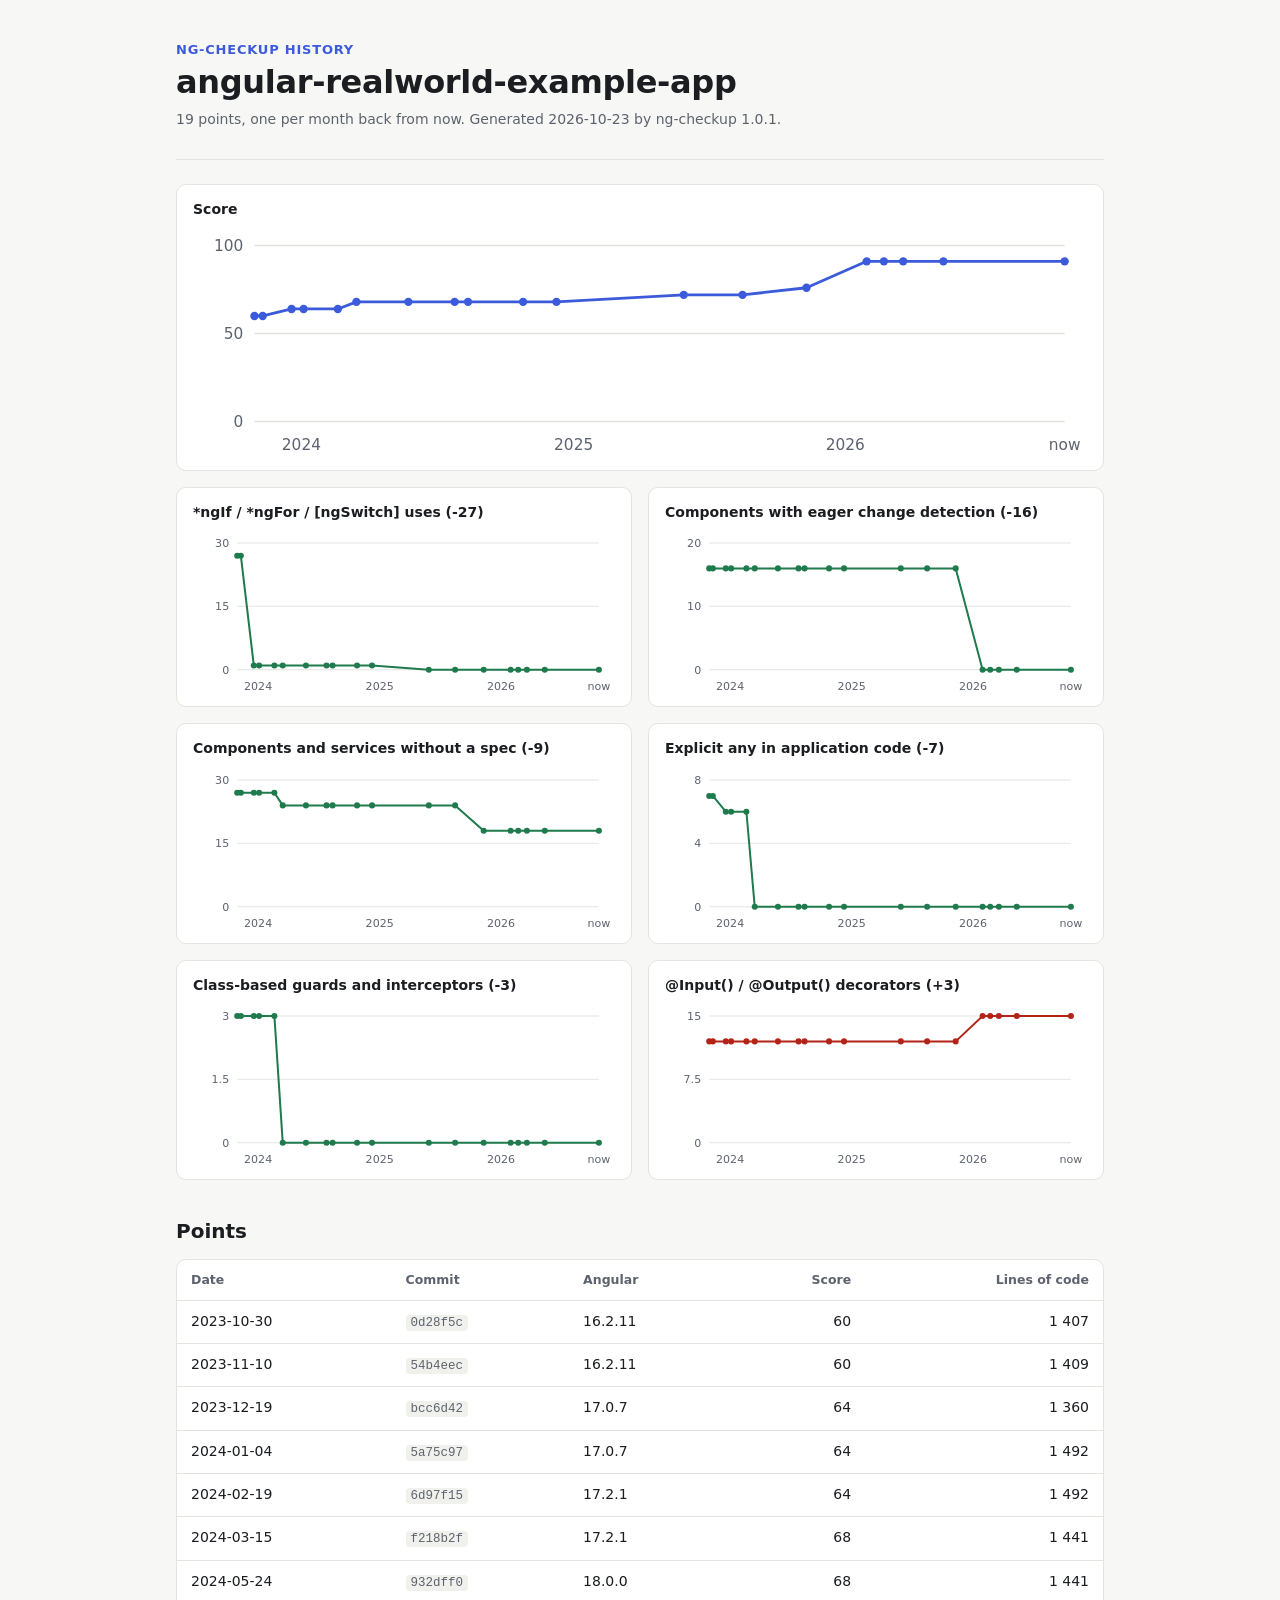
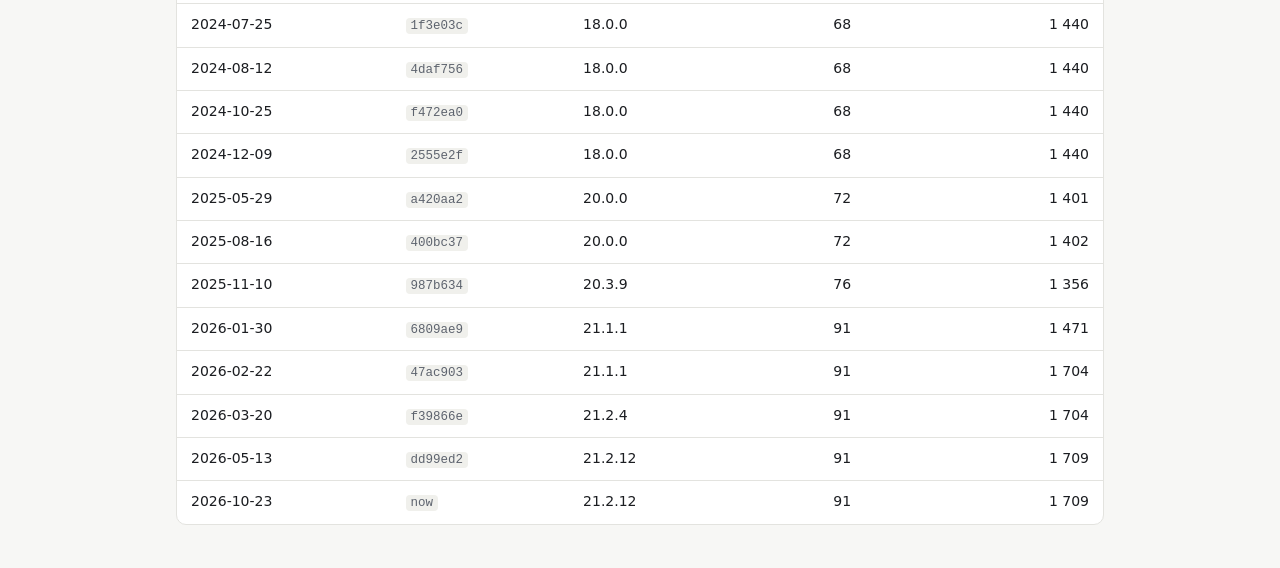
<file: ng-checkup/history.html>
<!doctype html>
<html lang="en">
<head>
<meta charset="utf-8">
<meta name="viewport" content="width=device-width, initial-scale=1">
<title>History of angular-realworld-example-app</title>
<style>
:root {
  --bg: #f7f7f5; --surface: #ffffff; --text: #1b1d21; --muted: #5d636e; --border: #e3e3df; --code-bg: #f0f0ec;
  --good: #1f7a4d; --good-bg: #e3f3ea; --fair: #8a5a00; --fair-bg: #fbf0d9; --poor: #b42318; --poor-bg: #fde8e6; --info: #5d636e; --info-bg: #ececea;
  --accent: #3b5bdb; --ring-track: #e7e7e3;
  color-scheme: light;
}
@media (prefers-color-scheme: dark) {
  :root {
    --bg: #121316; --surface: #1b1d21; --text: #ececec; --muted: #9aa0aa; --border: #2c2f35; --code-bg: #25282e;
    --good: #5cc98f; --good-bg: #173326; --fair: #e8b54d; --fair-bg: #3a2d10; --poor: #f17a6e; --poor-bg: #3d1a17; --info: #9aa0aa; --info-bg: #2a2c31;
    --accent: #8ea6ff; --ring-track: #2c2f35;
    color-scheme: dark;
  }
}
* { box-sizing: border-box; }
body { margin: 0; background: var(--bg); color: var(--text); font: 15px/1.55 ui-sans-serif, system-ui, -apple-system, "Segoe UI", Roboto, "Helvetica Neue", Arial, sans-serif; -webkit-font-smoothing: antialiased; }
main { max-width: 960px; margin: 0 auto; padding: 40px 16px 56px; }
code, .files { font-family: ui-monospace, SFMono-Regular, Menlo, Consolas, monospace; font-size: 0.88em; }
code { background: var(--code-bg); padding: 1px 5px; border-radius: 4px; overflow-wrap: anywhere; }
a { color: inherit; }
.masthead { display: flex; justify-content: space-between; align-items: center; gap: 24px; padding-bottom: 28px; border-bottom: 1px solid var(--border); }
.eyebrow { margin: 0 0 4px; color: var(--accent); font-size: 13px; font-weight: 600; letter-spacing: 0.06em; text-transform: uppercase; }
h1 { margin: 0 0 8px; font-size: 32px; line-height: 1.15; letter-spacing: -0.01em; overflow-wrap: anywhere; }
.meta { margin: 0; color: var(--muted); font-size: 14px; }
.score { margin: 0; position: relative; width: 112px; height: 112px; flex: none; }
.score svg { display: block; }
.ring-track { fill: none; stroke: var(--ring-track); stroke-width: 9; }
.ring-value { fill: none; stroke-width: 9; stroke-linecap: round; }
.ring-value.grade-good { stroke: var(--good); } .ring-value.grade-fair { stroke: var(--fair); } .ring-value.grade-poor { stroke: var(--poor); }
.score figcaption { position: absolute; inset: 0; display: flex; align-items: center; justify-content: center; }
.score-value { font-size: 30px; font-weight: 700; font-variant-numeric: tabular-nums; }
.score-unit { color: var(--muted); font-size: 13px; margin-left: 1px; padding-top: 10px; }
.table-wrap { overflow-x: auto; background: var(--surface); border: 1px solid var(--border); border-radius: 10px; }
.projects { width: 100%; border-collapse: collapse; font-size: 14px; }
.projects th, .projects td { text-align: left; vertical-align: top; padding: 10px 14px; border-bottom: 1px solid var(--border); }
.projects tbody tr:last-child td { border-bottom: 0; }
.projects th { color: var(--muted); font-weight: 600; font-size: 12.5px; }
.projects .num { text-align: right; white-space: nowrap; }
.projects code { color: var(--muted); font-size: 12.5px; }
.projects .pill { margin: 0 4px 4px 0; }
.section-title { font-size: 13px; font-weight: 600; letter-spacing: 0.06em; text-transform: uppercase; color: var(--muted); margin: 36px 0 12px; }
.cards { display: grid; grid-template-columns: repeat(auto-fill, minmax(200px, 1fr)); gap: 12px; }
.card { display: flex; flex-direction: column; gap: 6px; padding: 16px; background: var(--surface); border: 1px solid var(--border); border-radius: 10px; text-decoration: none; transition: border-color 0.15s; }
.card:hover { border-color: var(--accent); }
.card strong { font-size: 15px; }
.card-summary { color: var(--muted); font-size: 13.5px; }
.pill, .chip { display: inline-block; width: fit-content; border-radius: 999px; font-size: 12px; font-weight: 600; padding: 2px 10px; }
.grade-good.pill { color: var(--good); background: var(--good-bg); } .grade-fair.pill { color: var(--fair); background: var(--fair-bg); }
.grade-poor.pill { color: var(--poor); background: var(--poor-bg); } .grade-info.pill { color: var(--info); background: var(--info-bg); }
.chip { flex: none; padding: 1px 8px; font-size: 11.5px; }
.sev-high { color: var(--poor); background: var(--poor-bg); } .sev-medium { color: var(--fair); background: var(--fair-bg); }
.sev-low, .sev-info { color: var(--info); background: var(--info-bg); }
.sev-good { color: var(--good); background: var(--good-bg); }
.steps { list-style: none; margin: 0; padding: 0; display: grid; gap: 10px; }
.step.before { margin-bottom: 10px; }
.step code.command { display: block; margin: 8px 0 0; padding: 6px 10px; border-radius: 6px; background: var(--code-bg); overflow-x: auto; white-space: nowrap; }
.requirements { display: flex; flex-wrap: wrap; gap: 6px; }
.req { font-size: 12.5px; padding: 2px 8px; border-radius: 999px; background: var(--info-bg); color: var(--info); }
.req-move { background: var(--fair-bg); color: var(--fair); }
.plan-items { margin: 8px 0 0; padding-left: 18px; color: var(--text); font-size: 14px; }
.plan-items li { margin: 6px 0; }
.plan-items p { margin: 2px 0 0; }
.plan-items .count { color: var(--muted); font-size: 13px; }
.priorities { margin: 0; padding: 0; list-style: none; display: grid; gap: 8px; counter-reset: priority; }
.priorities li { display: flex; gap: 10px; align-items: baseline; padding: 12px 16px; background: var(--surface); border: 1px solid var(--border); border-radius: 10px; }
.priorities .area { color: var(--muted); font-size: 13px; margin-left: 6px; white-space: nowrap; }
.check { margin-top: 40px; padding-top: 28px; border-top: 1px solid var(--border); }
.check-head { display: flex; align-items: center; gap: 12px; flex-wrap: wrap; }
.check-head h2 { margin: 0; font-size: 22px; letter-spacing: -0.005em; }
.check-summary { margin: 8px 0 16px; color: var(--muted); }
.metrics { display: grid; grid-template-columns: repeat(auto-fill, minmax(150px, 1fr)); gap: 10px; margin: 0 0 18px; }
.metric { padding: 12px 14px; background: var(--surface); border: 1px solid var(--border); border-radius: 10px; }
.metric dt { color: var(--muted); font-size: 12.5px; }
.metric dd { margin: 2px 0 0; font-size: 20px; font-weight: 650; font-variant-numeric: tabular-nums; overflow-wrap: anywhere; }
.metric dd.hint { font-size: 12.5px; font-weight: 400; color: var(--muted); }
.findings { list-style: none; margin: 0; padding: 0; display: grid; grid-template-columns: minmax(0, 1fr); gap: 10px; }
.finding { min-width: 0; padding: 14px 16px; background: var(--surface); border: 1px solid var(--border); border-radius: 10px; break-inside: avoid; }
.finding-head { display: flex; gap: 10px; align-items: baseline; }
.finding p { margin: 6px 0 0; color: var(--muted); font-size: 14px; }
.files { margin: 8px 0 0; padding: 8px 12px; list-style: none; background: var(--code-bg); border-radius: 6px; color: var(--muted); overflow-x: auto; }
.files li { white-space: nowrap; line-height: 1.7; }
.files .more { font-family: inherit; font-style: italic; }
footer { margin-top: 48px; padding-top: 20px; border-top: 1px solid var(--border); color: var(--muted); font-size: 13px; }
footer p { margin: 4px 0; }
@media (max-width: 600px) {
  main { padding-top: 24px; }
  .masthead { flex-direction: column-reverse; align-items: flex-start; }
  h1 { font-size: 26px; }
  .priorities li, .finding-head { flex-direction: column; gap: 6px; }
  .priorities .area { margin-left: 0; }
}
@media print {
  /* Printing from a dark-mode browser must still give black on white. */
  :root {
    --bg: #fff; --surface: #fff; --text: #1b1d21; --muted: #5d636e; --border: #e3e3df; --code-bg: #f0f0ec;
    --good: #1f7a4d; --good-bg: #e3f3ea; --fair: #8a5a00; --fair-bg: #fbf0d9; --poor: #b42318; --poor-bg: #fde8e6; --info: #5d636e; --info-bg: #ececea;
    --accent: #3b5bdb; --ring-track: #e7e7e3; color-scheme: light;
  }
  main { padding: 0; max-width: none; }
  .card:hover { border-color: var(--border); }
  .check { break-before: auto; }
}

.charts { display: grid; grid-template-columns: repeat(auto-fit, minmax(300px, 1fr)); gap: 16px; margin: 24px 0; }
.chart { margin: 0; padding: 14px 16px 6px; background: var(--surface); border: 1px solid var(--border); border-radius: 10px; }
.chart.wide { grid-column: 1 / -1; }
.chart figcaption { font-weight: 600; font-size: 14px; margin-bottom: 6px; }
.chart svg { display: block; width: 100%; height: auto; }
.chart text { fill: var(--muted); font-size: 11px; font-family: inherit; }
.chart .grid { stroke: var(--border); stroke-width: 1; }
h2 { margin: 36px 0 12px; font-size: 20px; }
</style>
</head>
<body>
<main>
<header class="masthead"><div>
<p class="eyebrow">ng-checkup history</p>
<h1>angular-realworld-example-app</h1>
<p class="meta">19 points, one per month back from now. Generated 2026-10-23 by ng-checkup 1.0.1.</p>
</div></header>
<section class="charts"><figure class="chart wide"><figcaption>Score</figcaption><svg viewBox="0 0 640 170" role="img" aria-label="Score"><line x1="44" x2="624" y1="140.0" y2="140.0" class="grid"/><text x="36" y="144.0" text-anchor="end">0</text><line x1="44" x2="624" y1="77.0" y2="77.0" class="grid"/><text x="36" y="81.0" text-anchor="end">50</text><line x1="44" x2="624" y1="14.0" y2="14.0" class="grid"/><text x="36" y="18.0" text-anchor="end">100</text><polyline points="44.0,64.4 49.9,64.4 70.6,59.4 79.2,59.4 103.7,59.4 117.0,54.3 154.2,54.3 187.3,54.3 196.9,54.3 236.3,54.3 260.2,54.3 351.3,49.3 393.4,49.3 439.2,44.2 482.3,25.3 494.6,25.3 508.4,25.3 537.2,25.3 624.0,25.3" fill="none" stroke="var(--accent)" stroke-width="2" stroke-linejoin="round"/><circle cx="44.0" cy="64.4" r="3" fill="var(--accent)"><title>2023-10-30: 60</title></circle><circle cx="49.9" cy="64.4" r="3" fill="var(--accent)"><title>2023-11-10: 60</title></circle><circle cx="70.6" cy="59.4" r="3" fill="var(--accent)"><title>2023-12-19: 64</title></circle><circle cx="79.2" cy="59.4" r="3" fill="var(--accent)"><title>2024-01-04: 64</title></circle><circle cx="103.7" cy="59.4" r="3" fill="var(--accent)"><title>2024-02-19: 64</title></circle><circle cx="117.0" cy="54.3" r="3" fill="var(--accent)"><title>2024-03-15: 68</title></circle><circle cx="154.2" cy="54.3" r="3" fill="var(--accent)"><title>2024-05-24: 68</title></circle><circle cx="187.3" cy="54.3" r="3" fill="var(--accent)"><title>2024-07-25: 68</title></circle><circle cx="196.9" cy="54.3" r="3" fill="var(--accent)"><title>2024-08-12: 68</title></circle><circle cx="236.3" cy="54.3" r="3" fill="var(--accent)"><title>2024-10-25: 68</title></circle><circle cx="260.2" cy="54.3" r="3" fill="var(--accent)"><title>2024-12-09: 68</title></circle><circle cx="351.3" cy="49.3" r="3" fill="var(--accent)"><title>2025-05-29: 72</title></circle><circle cx="393.4" cy="49.3" r="3" fill="var(--accent)"><title>2025-08-16: 72</title></circle><circle cx="439.2" cy="44.2" r="3" fill="var(--accent)"><title>2025-11-10: 76</title></circle><circle cx="482.3" cy="25.3" r="3" fill="var(--accent)"><title>2026-01-30: 91</title></circle><circle cx="494.6" cy="25.3" r="3" fill="var(--accent)"><title>2026-02-22: 91</title></circle><circle cx="508.4" cy="25.3" r="3" fill="var(--accent)"><title>2026-03-20: 91</title></circle><circle cx="537.2" cy="25.3" r="3" fill="var(--accent)"><title>2026-05-13: 91</title></circle><circle cx="624.0" cy="25.3" r="3" fill="var(--accent)"><title>2026-10-23: 91</title></circle><text x="77.6" y="160" text-anchor="middle">2024</text><text x="272.5" y="160" text-anchor="middle">2025</text><text x="466.9" y="160" text-anchor="middle">2026</text><text x="624.0" y="160" text-anchor="middle">now</text></svg></figure>
<figure class="chart"><figcaption>*ngIf / *ngFor / [ngSwitch] uses (-27)</figcaption><svg viewBox="0 0 420 170" role="img" aria-label="*ngIf / *ngFor / [ngSwitch] uses (-27)"><line x1="44" x2="404" y1="140.0" y2="140.0" class="grid"/><text x="36" y="144.0" text-anchor="end">0</text><line x1="44" x2="404" y1="77.0" y2="77.0" class="grid"/><text x="36" y="81.0" text-anchor="end">15</text><line x1="44" x2="404" y1="14.0" y2="14.0" class="grid"/><text x="36" y="18.0" text-anchor="end">30</text><polyline points="44.0,26.6 47.6,26.6 60.5,135.8 65.8,135.8 81.0,135.8 89.3,135.8 112.4,135.8 132.9,135.8 138.9,135.8 163.3,135.8 178.2,135.8 234.7,140.0 260.9,140.0 289.3,140.0 316.1,140.0 323.7,140.0 332.3,140.0 350.1,140.0 404.0,140.0" fill="none" stroke="var(--good)" stroke-width="2" stroke-linejoin="round"/><circle cx="44.0" cy="26.6" r="3" fill="var(--good)"><title>2023-10-30: 27</title></circle><circle cx="47.6" cy="26.6" r="3" fill="var(--good)"><title>2023-11-10: 27</title></circle><circle cx="60.5" cy="135.8" r="3" fill="var(--good)"><title>2023-12-19: 1</title></circle><circle cx="65.8" cy="135.8" r="3" fill="var(--good)"><title>2024-01-04: 1</title></circle><circle cx="81.0" cy="135.8" r="3" fill="var(--good)"><title>2024-02-19: 1</title></circle><circle cx="89.3" cy="135.8" r="3" fill="var(--good)"><title>2024-03-15: 1</title></circle><circle cx="112.4" cy="135.8" r="3" fill="var(--good)"><title>2024-05-24: 1</title></circle><circle cx="132.9" cy="135.8" r="3" fill="var(--good)"><title>2024-07-25: 1</title></circle><circle cx="138.9" cy="135.8" r="3" fill="var(--good)"><title>2024-08-12: 1</title></circle><circle cx="163.3" cy="135.8" r="3" fill="var(--good)"><title>2024-10-25: 1</title></circle><circle cx="178.2" cy="135.8" r="3" fill="var(--good)"><title>2024-12-09: 1</title></circle><circle cx="234.7" cy="140.0" r="3" fill="var(--good)"><title>2025-05-29: 0</title></circle><circle cx="260.9" cy="140.0" r="3" fill="var(--good)"><title>2025-08-16: 0</title></circle><circle cx="289.3" cy="140.0" r="3" fill="var(--good)"><title>2025-11-10: 0</title></circle><circle cx="316.1" cy="140.0" r="3" fill="var(--good)"><title>2026-01-30: 0</title></circle><circle cx="323.7" cy="140.0" r="3" fill="var(--good)"><title>2026-02-22: 0</title></circle><circle cx="332.3" cy="140.0" r="3" fill="var(--good)"><title>2026-03-20: 0</title></circle><circle cx="350.1" cy="140.0" r="3" fill="var(--good)"><title>2026-05-13: 0</title></circle><circle cx="404.0" cy="140.0" r="3" fill="var(--good)"><title>2026-10-23: 0</title></circle><text x="64.8" y="160" text-anchor="middle">2024</text><text x="185.8" y="160" text-anchor="middle">2025</text><text x="306.5" y="160" text-anchor="middle">2026</text><text x="404.0" y="160" text-anchor="middle">now</text></svg></figure>
<figure class="chart"><figcaption>Components with eager change detection (-16)</figcaption><svg viewBox="0 0 420 170" role="img" aria-label="Components with eager change detection (-16)"><line x1="44" x2="404" y1="140.0" y2="140.0" class="grid"/><text x="36" y="144.0" text-anchor="end">0</text><line x1="44" x2="404" y1="77.0" y2="77.0" class="grid"/><text x="36" y="81.0" text-anchor="end">10</text><line x1="44" x2="404" y1="14.0" y2="14.0" class="grid"/><text x="36" y="18.0" text-anchor="end">20</text><polyline points="44.0,39.2 47.6,39.2 60.5,39.2 65.8,39.2 81.0,39.2 89.3,39.2 112.4,39.2 132.9,39.2 138.9,39.2 163.3,39.2 178.2,39.2 234.7,39.2 260.9,39.2 289.3,39.2 316.1,140.0 323.7,140.0 332.3,140.0 350.1,140.0 404.0,140.0" fill="none" stroke="var(--good)" stroke-width="2" stroke-linejoin="round"/><circle cx="44.0" cy="39.2" r="3" fill="var(--good)"><title>2023-10-30: 16</title></circle><circle cx="47.6" cy="39.2" r="3" fill="var(--good)"><title>2023-11-10: 16</title></circle><circle cx="60.5" cy="39.2" r="3" fill="var(--good)"><title>2023-12-19: 16</title></circle><circle cx="65.8" cy="39.2" r="3" fill="var(--good)"><title>2024-01-04: 16</title></circle><circle cx="81.0" cy="39.2" r="3" fill="var(--good)"><title>2024-02-19: 16</title></circle><circle cx="89.3" cy="39.2" r="3" fill="var(--good)"><title>2024-03-15: 16</title></circle><circle cx="112.4" cy="39.2" r="3" fill="var(--good)"><title>2024-05-24: 16</title></circle><circle cx="132.9" cy="39.2" r="3" fill="var(--good)"><title>2024-07-25: 16</title></circle><circle cx="138.9" cy="39.2" r="3" fill="var(--good)"><title>2024-08-12: 16</title></circle><circle cx="163.3" cy="39.2" r="3" fill="var(--good)"><title>2024-10-25: 16</title></circle><circle cx="178.2" cy="39.2" r="3" fill="var(--good)"><title>2024-12-09: 16</title></circle><circle cx="234.7" cy="39.2" r="3" fill="var(--good)"><title>2025-05-29: 16</title></circle><circle cx="260.9" cy="39.2" r="3" fill="var(--good)"><title>2025-08-16: 16</title></circle><circle cx="289.3" cy="39.2" r="3" fill="var(--good)"><title>2025-11-10: 16</title></circle><circle cx="316.1" cy="140.0" r="3" fill="var(--good)"><title>2026-01-30: 0</title></circle><circle cx="323.7" cy="140.0" r="3" fill="var(--good)"><title>2026-02-22: 0</title></circle><circle cx="332.3" cy="140.0" r="3" fill="var(--good)"><title>2026-03-20: 0</title></circle><circle cx="350.1" cy="140.0" r="3" fill="var(--good)"><title>2026-05-13: 0</title></circle><circle cx="404.0" cy="140.0" r="3" fill="var(--good)"><title>2026-10-23: 0</title></circle><text x="64.8" y="160" text-anchor="middle">2024</text><text x="185.8" y="160" text-anchor="middle">2025</text><text x="306.5" y="160" text-anchor="middle">2026</text><text x="404.0" y="160" text-anchor="middle">now</text></svg></figure>
<figure class="chart"><figcaption>Components and services without a spec (-9)</figcaption><svg viewBox="0 0 420 170" role="img" aria-label="Components and services without a spec (-9)"><line x1="44" x2="404" y1="140.0" y2="140.0" class="grid"/><text x="36" y="144.0" text-anchor="end">0</text><line x1="44" x2="404" y1="77.0" y2="77.0" class="grid"/><text x="36" y="81.0" text-anchor="end">15</text><line x1="44" x2="404" y1="14.0" y2="14.0" class="grid"/><text x="36" y="18.0" text-anchor="end">30</text><polyline points="44.0,26.6 47.6,26.6 60.5,26.6 65.8,26.6 81.0,26.6 89.3,39.2 112.4,39.2 132.9,39.2 138.9,39.2 163.3,39.2 178.2,39.2 234.7,39.2 260.9,39.2 289.3,64.4 316.1,64.4 323.7,64.4 332.3,64.4 350.1,64.4 404.0,64.4" fill="none" stroke="var(--good)" stroke-width="2" stroke-linejoin="round"/><circle cx="44.0" cy="26.6" r="3" fill="var(--good)"><title>2023-10-30: 27</title></circle><circle cx="47.6" cy="26.6" r="3" fill="var(--good)"><title>2023-11-10: 27</title></circle><circle cx="60.5" cy="26.6" r="3" fill="var(--good)"><title>2023-12-19: 27</title></circle><circle cx="65.8" cy="26.6" r="3" fill="var(--good)"><title>2024-01-04: 27</title></circle><circle cx="81.0" cy="26.6" r="3" fill="var(--good)"><title>2024-02-19: 27</title></circle><circle cx="89.3" cy="39.2" r="3" fill="var(--good)"><title>2024-03-15: 24</title></circle><circle cx="112.4" cy="39.2" r="3" fill="var(--good)"><title>2024-05-24: 24</title></circle><circle cx="132.9" cy="39.2" r="3" fill="var(--good)"><title>2024-07-25: 24</title></circle><circle cx="138.9" cy="39.2" r="3" fill="var(--good)"><title>2024-08-12: 24</title></circle><circle cx="163.3" cy="39.2" r="3" fill="var(--good)"><title>2024-10-25: 24</title></circle><circle cx="178.2" cy="39.2" r="3" fill="var(--good)"><title>2024-12-09: 24</title></circle><circle cx="234.7" cy="39.2" r="3" fill="var(--good)"><title>2025-05-29: 24</title></circle><circle cx="260.9" cy="39.2" r="3" fill="var(--good)"><title>2025-08-16: 24</title></circle><circle cx="289.3" cy="64.4" r="3" fill="var(--good)"><title>2025-11-10: 18</title></circle><circle cx="316.1" cy="64.4" r="3" fill="var(--good)"><title>2026-01-30: 18</title></circle><circle cx="323.7" cy="64.4" r="3" fill="var(--good)"><title>2026-02-22: 18</title></circle><circle cx="332.3" cy="64.4" r="3" fill="var(--good)"><title>2026-03-20: 18</title></circle><circle cx="350.1" cy="64.4" r="3" fill="var(--good)"><title>2026-05-13: 18</title></circle><circle cx="404.0" cy="64.4" r="3" fill="var(--good)"><title>2026-10-23: 18</title></circle><text x="64.8" y="160" text-anchor="middle">2024</text><text x="185.8" y="160" text-anchor="middle">2025</text><text x="306.5" y="160" text-anchor="middle">2026</text><text x="404.0" y="160" text-anchor="middle">now</text></svg></figure>
<figure class="chart"><figcaption>Explicit any in application code (-7)</figcaption><svg viewBox="0 0 420 170" role="img" aria-label="Explicit any in application code (-7)"><line x1="44" x2="404" y1="140.0" y2="140.0" class="grid"/><text x="36" y="144.0" text-anchor="end">0</text><line x1="44" x2="404" y1="77.0" y2="77.0" class="grid"/><text x="36" y="81.0" text-anchor="end">4</text><line x1="44" x2="404" y1="14.0" y2="14.0" class="grid"/><text x="36" y="18.0" text-anchor="end">8</text><polyline points="44.0,29.8 47.6,29.8 60.5,45.5 65.8,45.5 81.0,45.5 89.3,140.0 112.4,140.0 132.9,140.0 138.9,140.0 163.3,140.0 178.2,140.0 234.7,140.0 260.9,140.0 289.3,140.0 316.1,140.0 323.7,140.0 332.3,140.0 350.1,140.0 404.0,140.0" fill="none" stroke="var(--good)" stroke-width="2" stroke-linejoin="round"/><circle cx="44.0" cy="29.8" r="3" fill="var(--good)"><title>2023-10-30: 7</title></circle><circle cx="47.6" cy="29.8" r="3" fill="var(--good)"><title>2023-11-10: 7</title></circle><circle cx="60.5" cy="45.5" r="3" fill="var(--good)"><title>2023-12-19: 6</title></circle><circle cx="65.8" cy="45.5" r="3" fill="var(--good)"><title>2024-01-04: 6</title></circle><circle cx="81.0" cy="45.5" r="3" fill="var(--good)"><title>2024-02-19: 6</title></circle><circle cx="89.3" cy="140.0" r="3" fill="var(--good)"><title>2024-03-15: 0</title></circle><circle cx="112.4" cy="140.0" r="3" fill="var(--good)"><title>2024-05-24: 0</title></circle><circle cx="132.9" cy="140.0" r="3" fill="var(--good)"><title>2024-07-25: 0</title></circle><circle cx="138.9" cy="140.0" r="3" fill="var(--good)"><title>2024-08-12: 0</title></circle><circle cx="163.3" cy="140.0" r="3" fill="var(--good)"><title>2024-10-25: 0</title></circle><circle cx="178.2" cy="140.0" r="3" fill="var(--good)"><title>2024-12-09: 0</title></circle><circle cx="234.7" cy="140.0" r="3" fill="var(--good)"><title>2025-05-29: 0</title></circle><circle cx="260.9" cy="140.0" r="3" fill="var(--good)"><title>2025-08-16: 0</title></circle><circle cx="289.3" cy="140.0" r="3" fill="var(--good)"><title>2025-11-10: 0</title></circle><circle cx="316.1" cy="140.0" r="3" fill="var(--good)"><title>2026-01-30: 0</title></circle><circle cx="323.7" cy="140.0" r="3" fill="var(--good)"><title>2026-02-22: 0</title></circle><circle cx="332.3" cy="140.0" r="3" fill="var(--good)"><title>2026-03-20: 0</title></circle><circle cx="350.1" cy="140.0" r="3" fill="var(--good)"><title>2026-05-13: 0</title></circle><circle cx="404.0" cy="140.0" r="3" fill="var(--good)"><title>2026-10-23: 0</title></circle><text x="64.8" y="160" text-anchor="middle">2024</text><text x="185.8" y="160" text-anchor="middle">2025</text><text x="306.5" y="160" text-anchor="middle">2026</text><text x="404.0" y="160" text-anchor="middle">now</text></svg></figure>
<figure class="chart"><figcaption>Class-based guards and interceptors (-3)</figcaption><svg viewBox="0 0 420 170" role="img" aria-label="Class-based guards and interceptors (-3)"><line x1="44" x2="404" y1="140.0" y2="140.0" class="grid"/><text x="36" y="144.0" text-anchor="end">0</text><line x1="44" x2="404" y1="77.0" y2="77.0" class="grid"/><text x="36" y="81.0" text-anchor="end">1.5</text><line x1="44" x2="404" y1="14.0" y2="14.0" class="grid"/><text x="36" y="18.0" text-anchor="end">3</text><polyline points="44.0,14.0 47.6,14.0 60.5,14.0 65.8,14.0 81.0,14.0 89.3,140.0 112.4,140.0 132.9,140.0 138.9,140.0 163.3,140.0 178.2,140.0 234.7,140.0 260.9,140.0 289.3,140.0 316.1,140.0 323.7,140.0 332.3,140.0 350.1,140.0 404.0,140.0" fill="none" stroke="var(--good)" stroke-width="2" stroke-linejoin="round"/><circle cx="44.0" cy="14.0" r="3" fill="var(--good)"><title>2023-10-30: 3</title></circle><circle cx="47.6" cy="14.0" r="3" fill="var(--good)"><title>2023-11-10: 3</title></circle><circle cx="60.5" cy="14.0" r="3" fill="var(--good)"><title>2023-12-19: 3</title></circle><circle cx="65.8" cy="14.0" r="3" fill="var(--good)"><title>2024-01-04: 3</title></circle><circle cx="81.0" cy="14.0" r="3" fill="var(--good)"><title>2024-02-19: 3</title></circle><circle cx="89.3" cy="140.0" r="3" fill="var(--good)"><title>2024-03-15: 0</title></circle><circle cx="112.4" cy="140.0" r="3" fill="var(--good)"><title>2024-05-24: 0</title></circle><circle cx="132.9" cy="140.0" r="3" fill="var(--good)"><title>2024-07-25: 0</title></circle><circle cx="138.9" cy="140.0" r="3" fill="var(--good)"><title>2024-08-12: 0</title></circle><circle cx="163.3" cy="140.0" r="3" fill="var(--good)"><title>2024-10-25: 0</title></circle><circle cx="178.2" cy="140.0" r="3" fill="var(--good)"><title>2024-12-09: 0</title></circle><circle cx="234.7" cy="140.0" r="3" fill="var(--good)"><title>2025-05-29: 0</title></circle><circle cx="260.9" cy="140.0" r="3" fill="var(--good)"><title>2025-08-16: 0</title></circle><circle cx="289.3" cy="140.0" r="3" fill="var(--good)"><title>2025-11-10: 0</title></circle><circle cx="316.1" cy="140.0" r="3" fill="var(--good)"><title>2026-01-30: 0</title></circle><circle cx="323.7" cy="140.0" r="3" fill="var(--good)"><title>2026-02-22: 0</title></circle><circle cx="332.3" cy="140.0" r="3" fill="var(--good)"><title>2026-03-20: 0</title></circle><circle cx="350.1" cy="140.0" r="3" fill="var(--good)"><title>2026-05-13: 0</title></circle><circle cx="404.0" cy="140.0" r="3" fill="var(--good)"><title>2026-10-23: 0</title></circle><text x="64.8" y="160" text-anchor="middle">2024</text><text x="185.8" y="160" text-anchor="middle">2025</text><text x="306.5" y="160" text-anchor="middle">2026</text><text x="404.0" y="160" text-anchor="middle">now</text></svg></figure>
<figure class="chart"><figcaption>@Input() / @Output() decorators (+3)</figcaption><svg viewBox="0 0 420 170" role="img" aria-label="@Input() / @Output() decorators (+3)"><line x1="44" x2="404" y1="140.0" y2="140.0" class="grid"/><text x="36" y="144.0" text-anchor="end">0</text><line x1="44" x2="404" y1="77.0" y2="77.0" class="grid"/><text x="36" y="81.0" text-anchor="end">7.5</text><line x1="44" x2="404" y1="14.0" y2="14.0" class="grid"/><text x="36" y="18.0" text-anchor="end">15</text><polyline points="44.0,39.2 47.6,39.2 60.5,39.2 65.8,39.2 81.0,39.2 89.3,39.2 112.4,39.2 132.9,39.2 138.9,39.2 163.3,39.2 178.2,39.2 234.7,39.2 260.9,39.2 289.3,39.2 316.1,14.0 323.7,14.0 332.3,14.0 350.1,14.0 404.0,14.0" fill="none" stroke="var(--poor)" stroke-width="2" stroke-linejoin="round"/><circle cx="44.0" cy="39.2" r="3" fill="var(--poor)"><title>2023-10-30: 12</title></circle><circle cx="47.6" cy="39.2" r="3" fill="var(--poor)"><title>2023-11-10: 12</title></circle><circle cx="60.5" cy="39.2" r="3" fill="var(--poor)"><title>2023-12-19: 12</title></circle><circle cx="65.8" cy="39.2" r="3" fill="var(--poor)"><title>2024-01-04: 12</title></circle><circle cx="81.0" cy="39.2" r="3" fill="var(--poor)"><title>2024-02-19: 12</title></circle><circle cx="89.3" cy="39.2" r="3" fill="var(--poor)"><title>2024-03-15: 12</title></circle><circle cx="112.4" cy="39.2" r="3" fill="var(--poor)"><title>2024-05-24: 12</title></circle><circle cx="132.9" cy="39.2" r="3" fill="var(--poor)"><title>2024-07-25: 12</title></circle><circle cx="138.9" cy="39.2" r="3" fill="var(--poor)"><title>2024-08-12: 12</title></circle><circle cx="163.3" cy="39.2" r="3" fill="var(--poor)"><title>2024-10-25: 12</title></circle><circle cx="178.2" cy="39.2" r="3" fill="var(--poor)"><title>2024-12-09: 12</title></circle><circle cx="234.7" cy="39.2" r="3" fill="var(--poor)"><title>2025-05-29: 12</title></circle><circle cx="260.9" cy="39.2" r="3" fill="var(--poor)"><title>2025-08-16: 12</title></circle><circle cx="289.3" cy="39.2" r="3" fill="var(--poor)"><title>2025-11-10: 12</title></circle><circle cx="316.1" cy="14.0" r="3" fill="var(--poor)"><title>2026-01-30: 15</title></circle><circle cx="323.7" cy="14.0" r="3" fill="var(--poor)"><title>2026-02-22: 15</title></circle><circle cx="332.3" cy="14.0" r="3" fill="var(--poor)"><title>2026-03-20: 15</title></circle><circle cx="350.1" cy="14.0" r="3" fill="var(--poor)"><title>2026-05-13: 15</title></circle><circle cx="404.0" cy="14.0" r="3" fill="var(--poor)"><title>2026-10-23: 15</title></circle><text x="64.8" y="160" text-anchor="middle">2024</text><text x="185.8" y="160" text-anchor="middle">2025</text><text x="306.5" y="160" text-anchor="middle">2026</text><text x="404.0" y="160" text-anchor="middle">now</text></svg></figure></section>

<h2>Points</h2>
<div class="table-wrap"><table class="projects"><thead><tr><th>Date</th><th>Commit</th><th>Angular</th><th class="num">Score</th><th class="num">Lines of code</th></tr></thead><tbody><tr><td>2023-10-30</td><td><code>0d28f5c</code></td><td>16.2.11</td><td class="num">60</td><td class="num">1 407</td></tr><tr><td>2023-11-10</td><td><code>54b4eec</code></td><td>16.2.11</td><td class="num">60</td><td class="num">1 409</td></tr><tr><td>2023-12-19</td><td><code>bcc6d42</code></td><td>17.0.7</td><td class="num">64</td><td class="num">1 360</td></tr><tr><td>2024-01-04</td><td><code>5a75c97</code></td><td>17.0.7</td><td class="num">64</td><td class="num">1 492</td></tr><tr><td>2024-02-19</td><td><code>6d97f15</code></td><td>17.2.1</td><td class="num">64</td><td class="num">1 492</td></tr><tr><td>2024-03-15</td><td><code>f218b2f</code></td><td>17.2.1</td><td class="num">68</td><td class="num">1 441</td></tr><tr><td>2024-05-24</td><td><code>932dff0</code></td><td>18.0.0</td><td class="num">68</td><td class="num">1 441</td></tr><tr><td>2024-07-25</td><td><code>1f3e03c</code></td><td>18.0.0</td><td class="num">68</td><td class="num">1 440</td></tr><tr><td>2024-08-12</td><td><code>4daf756</code></td><td>18.0.0</td><td class="num">68</td><td class="num">1 440</td></tr><tr><td>2024-10-25</td><td><code>f472ea0</code></td><td>18.0.0</td><td class="num">68</td><td class="num">1 440</td></tr><tr><td>2024-12-09</td><td><code>2555e2f</code></td><td>18.0.0</td><td class="num">68</td><td class="num">1 440</td></tr><tr><td>2025-05-29</td><td><code>a420aa2</code></td><td>20.0.0</td><td class="num">72</td><td class="num">1 401</td></tr><tr><td>2025-08-16</td><td><code>400bc37</code></td><td>20.0.0</td><td class="num">72</td><td class="num">1 402</td></tr><tr><td>2025-11-10</td><td><code>987b634</code></td><td>20.3.9</td><td class="num">76</td><td class="num">1 356</td></tr><tr><td>2026-01-30</td><td><code>6809ae9</code></td><td>21.1.1</td><td class="num">91</td><td class="num">1 471</td></tr><tr><td>2026-02-22</td><td><code>47ac903</code></td><td>21.1.1</td><td class="num">91</td><td class="num">1 704</td></tr><tr><td>2026-03-20</td><td><code>f39866e</code></td><td>21.2.4</td><td class="num">91</td><td class="num">1 704</td></tr><tr><td>2026-05-13</td><td><code>dd99ed2</code></td><td>21.2.12</td><td class="num">91</td><td class="num">1 709</td></tr><tr><td>2026-10-23</td><td><code>now</code></td><td>21.2.12</td><td class="num">91</td><td class="num">1 709</td></tr></tbody></table></div>
</main>
</body>
</html>
</file>
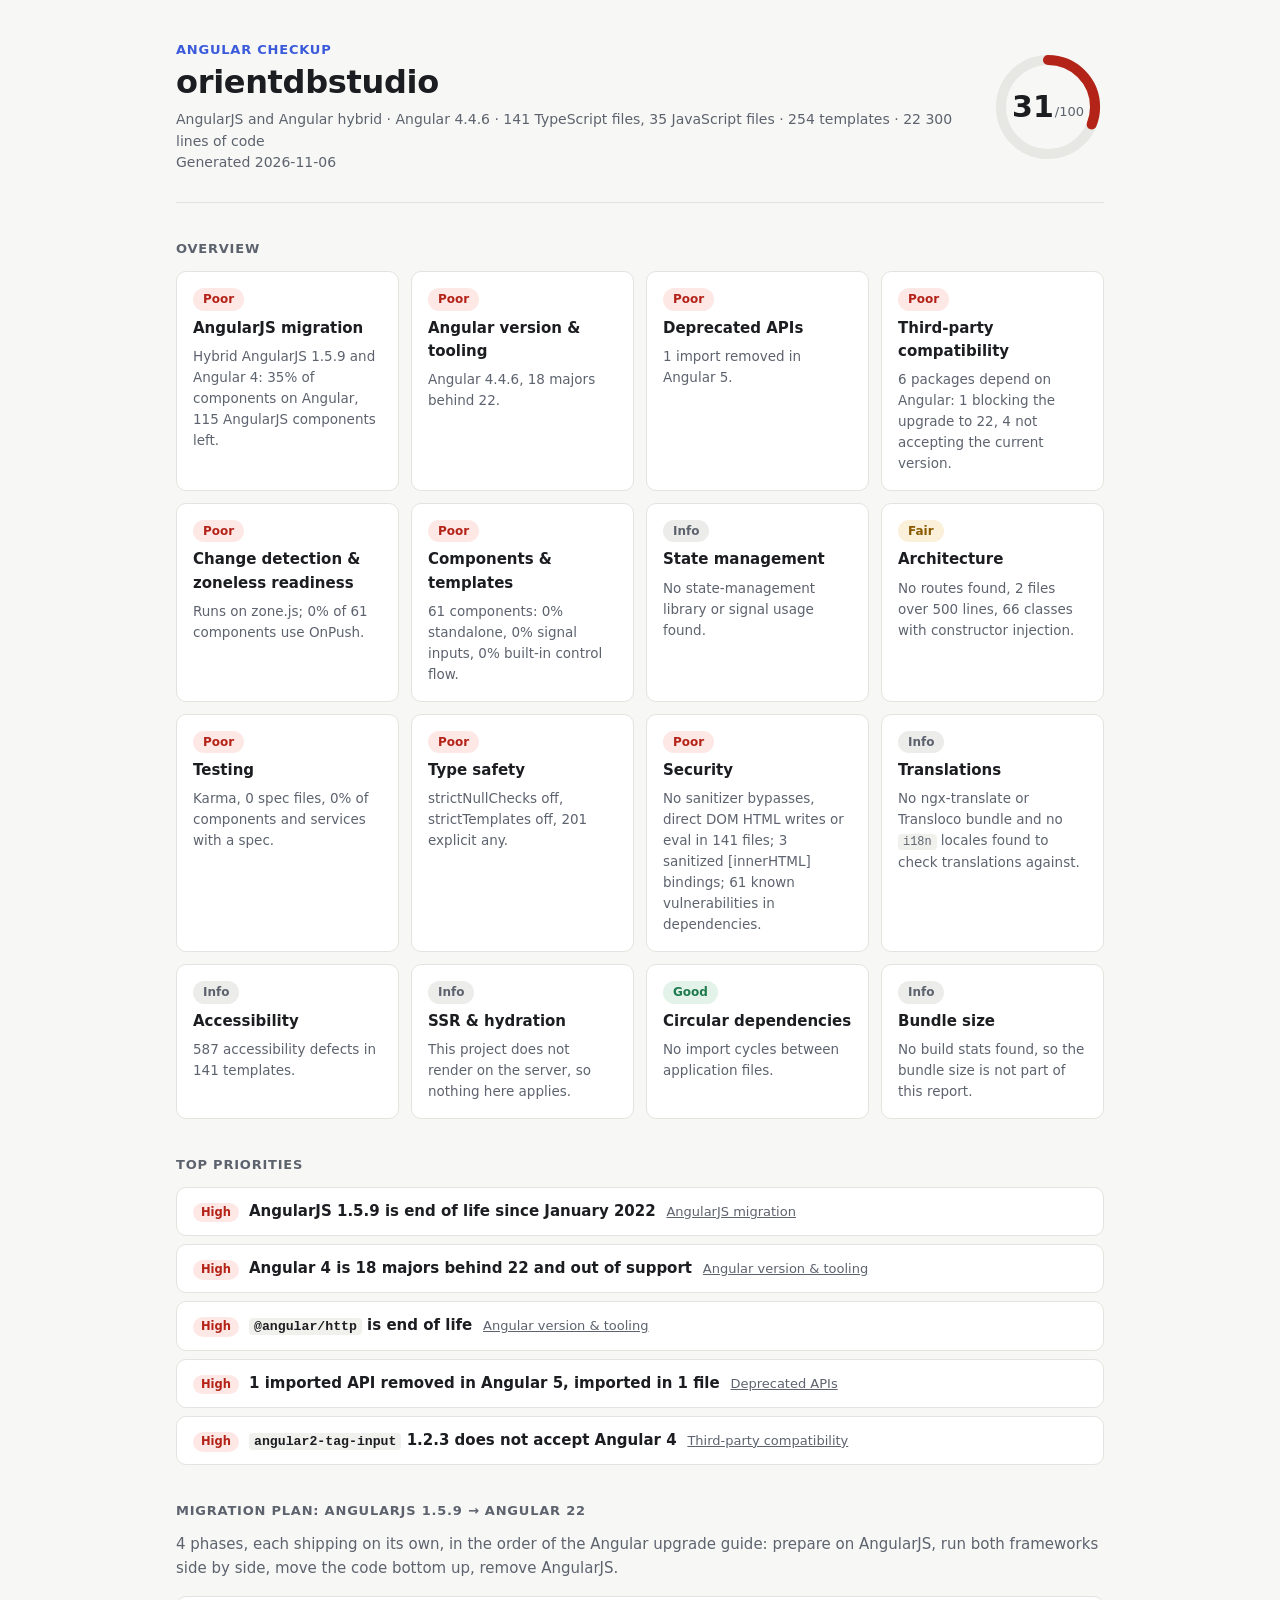
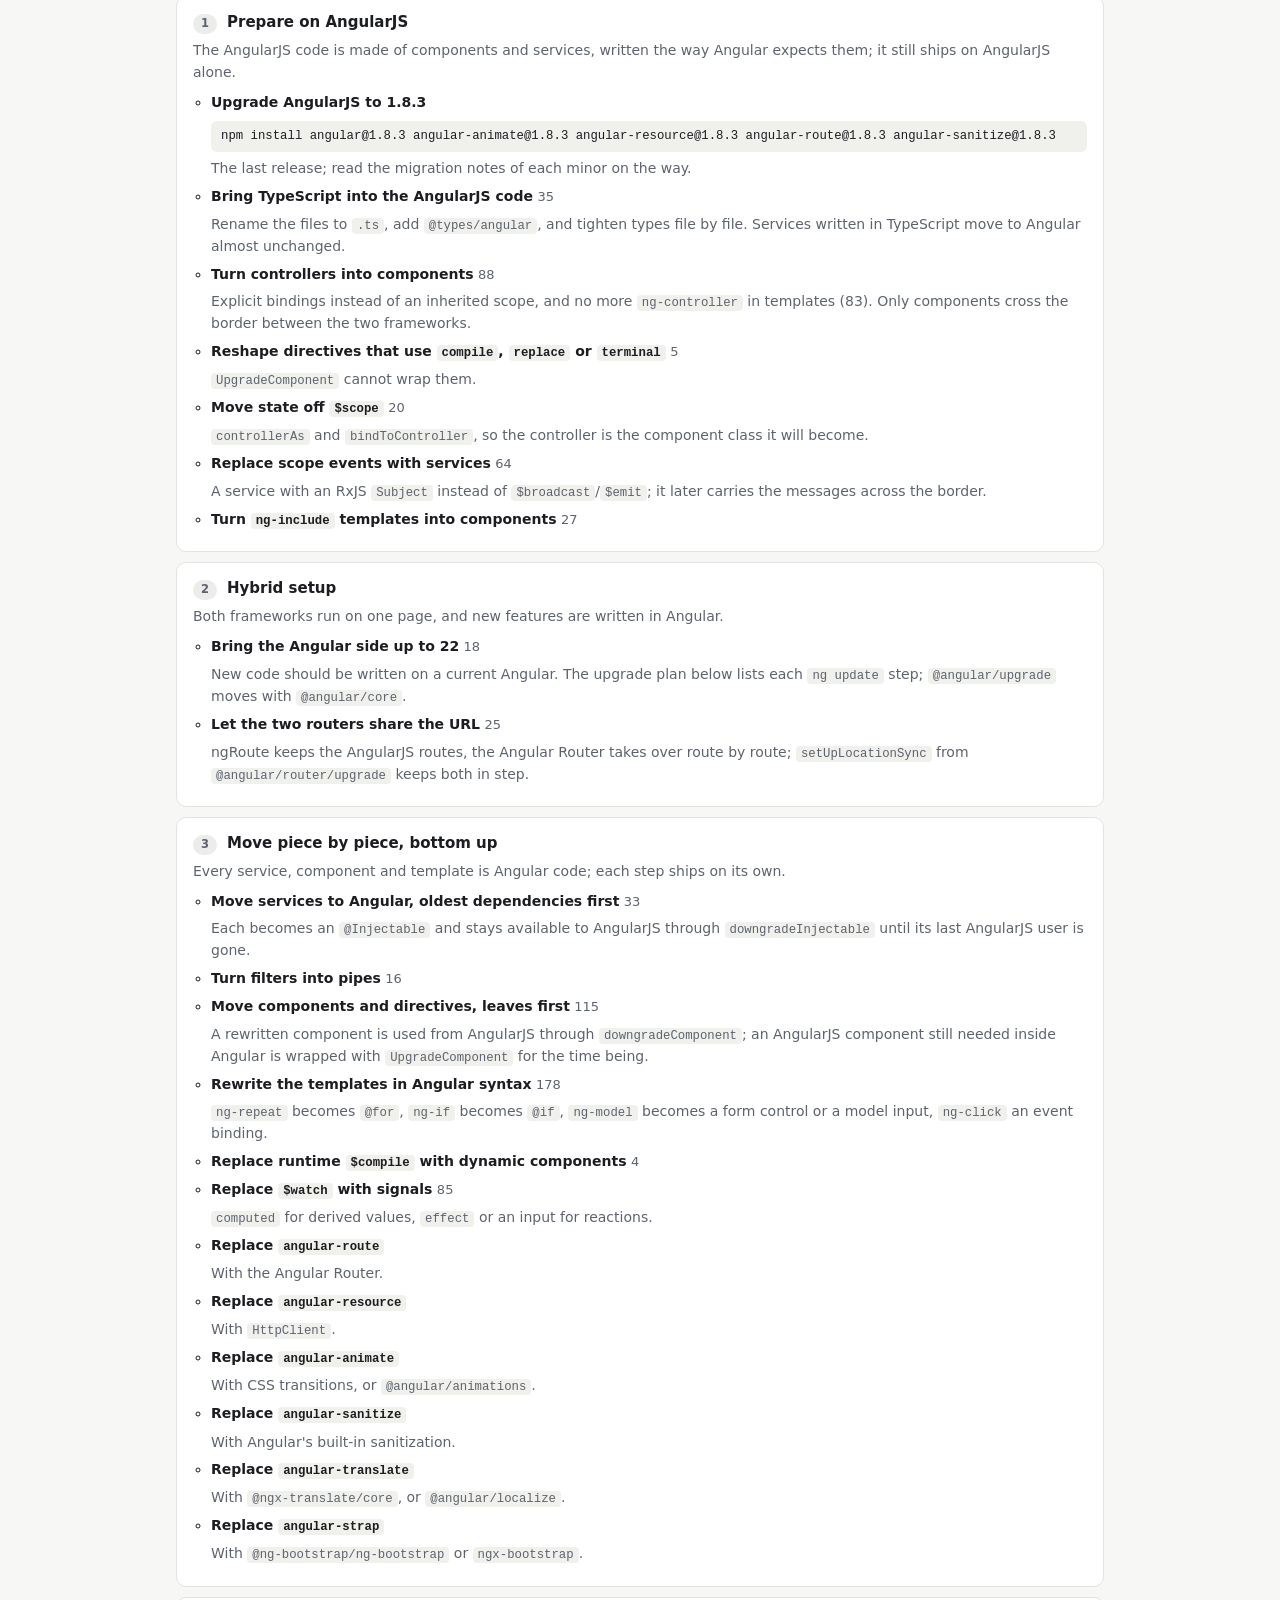
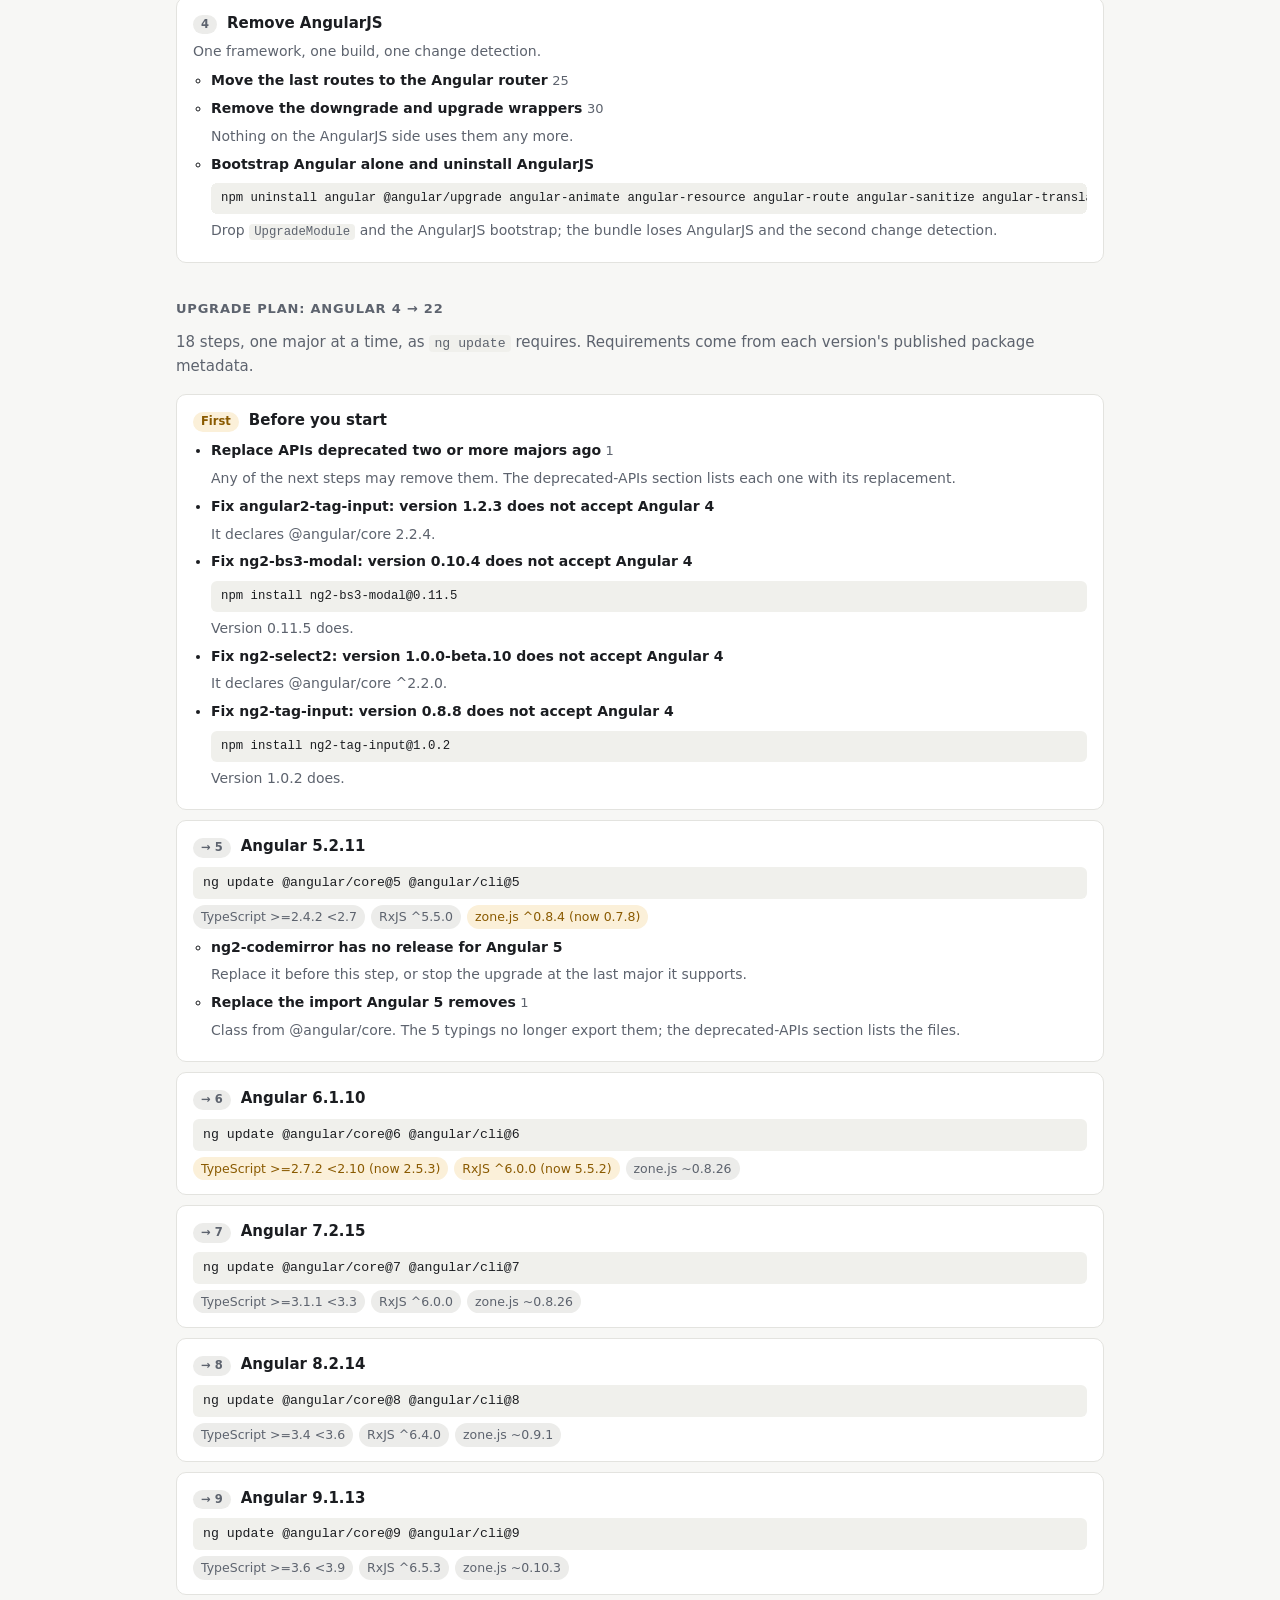
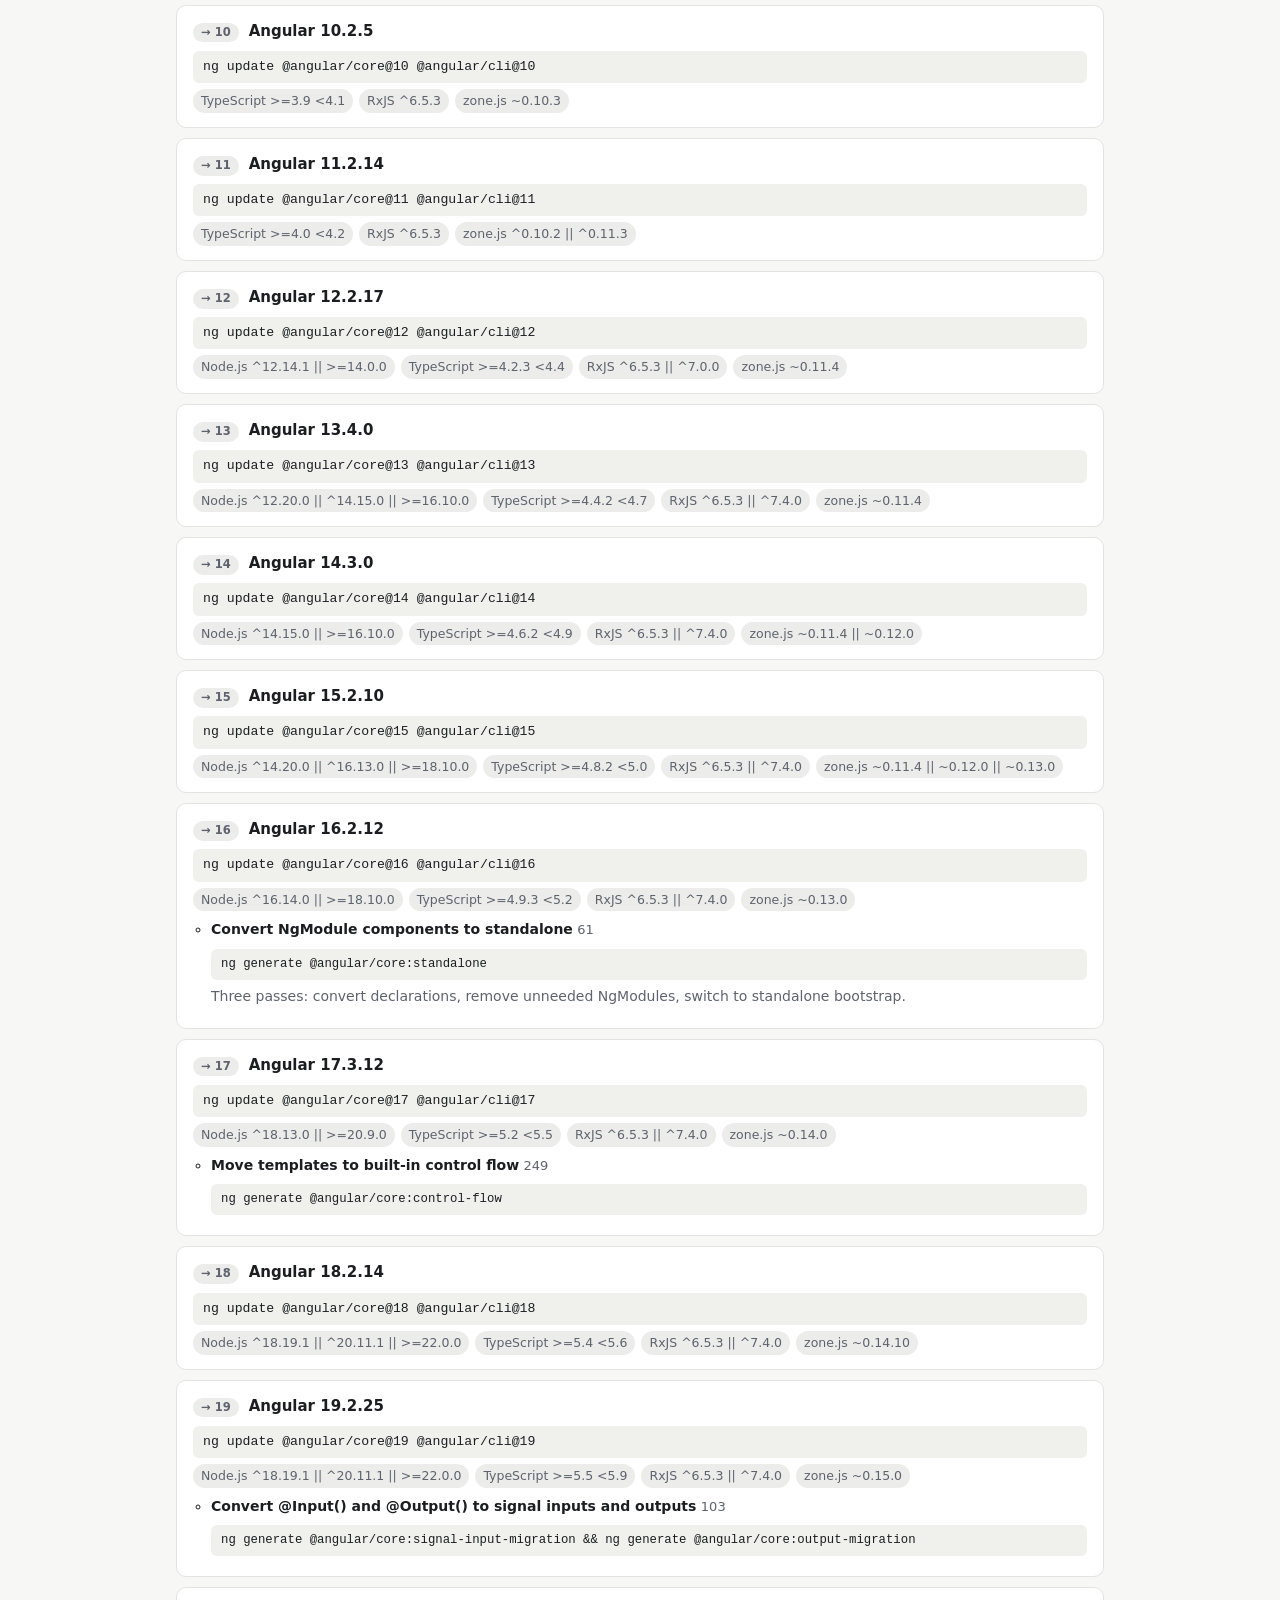
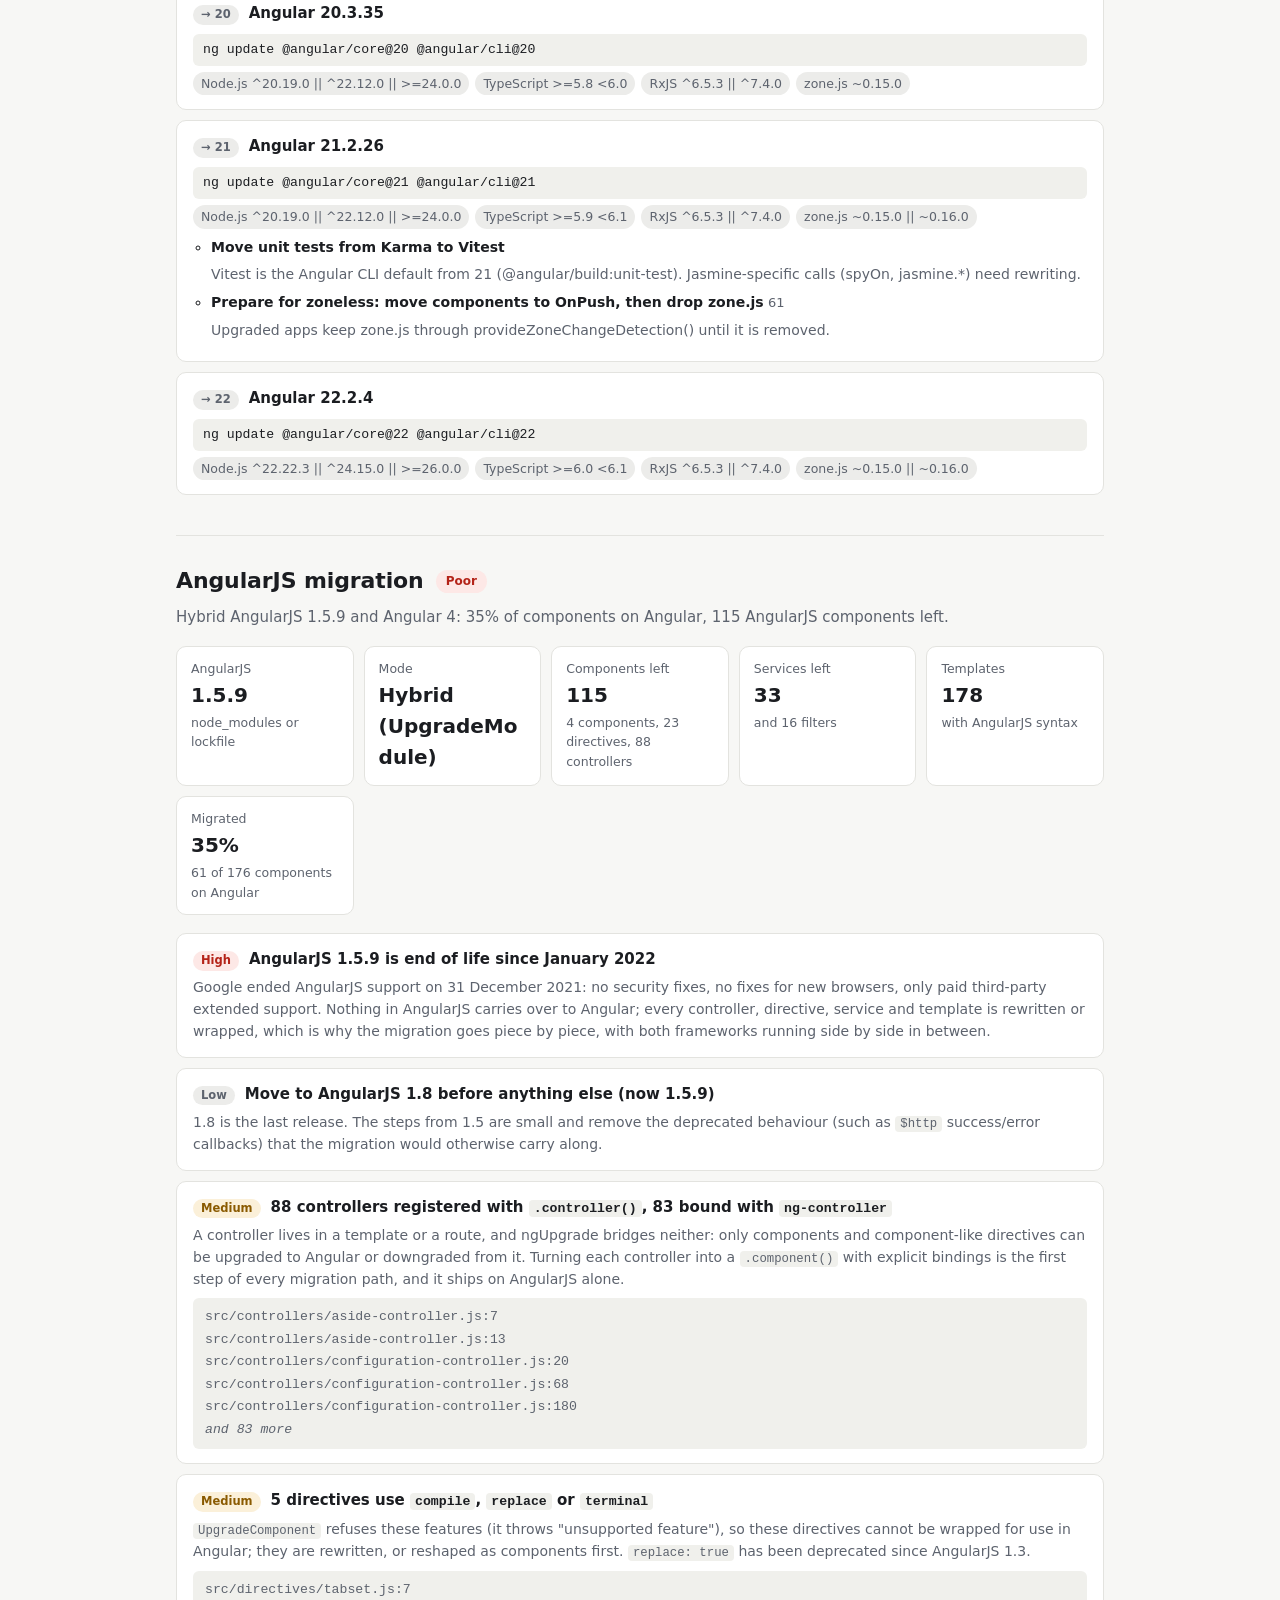
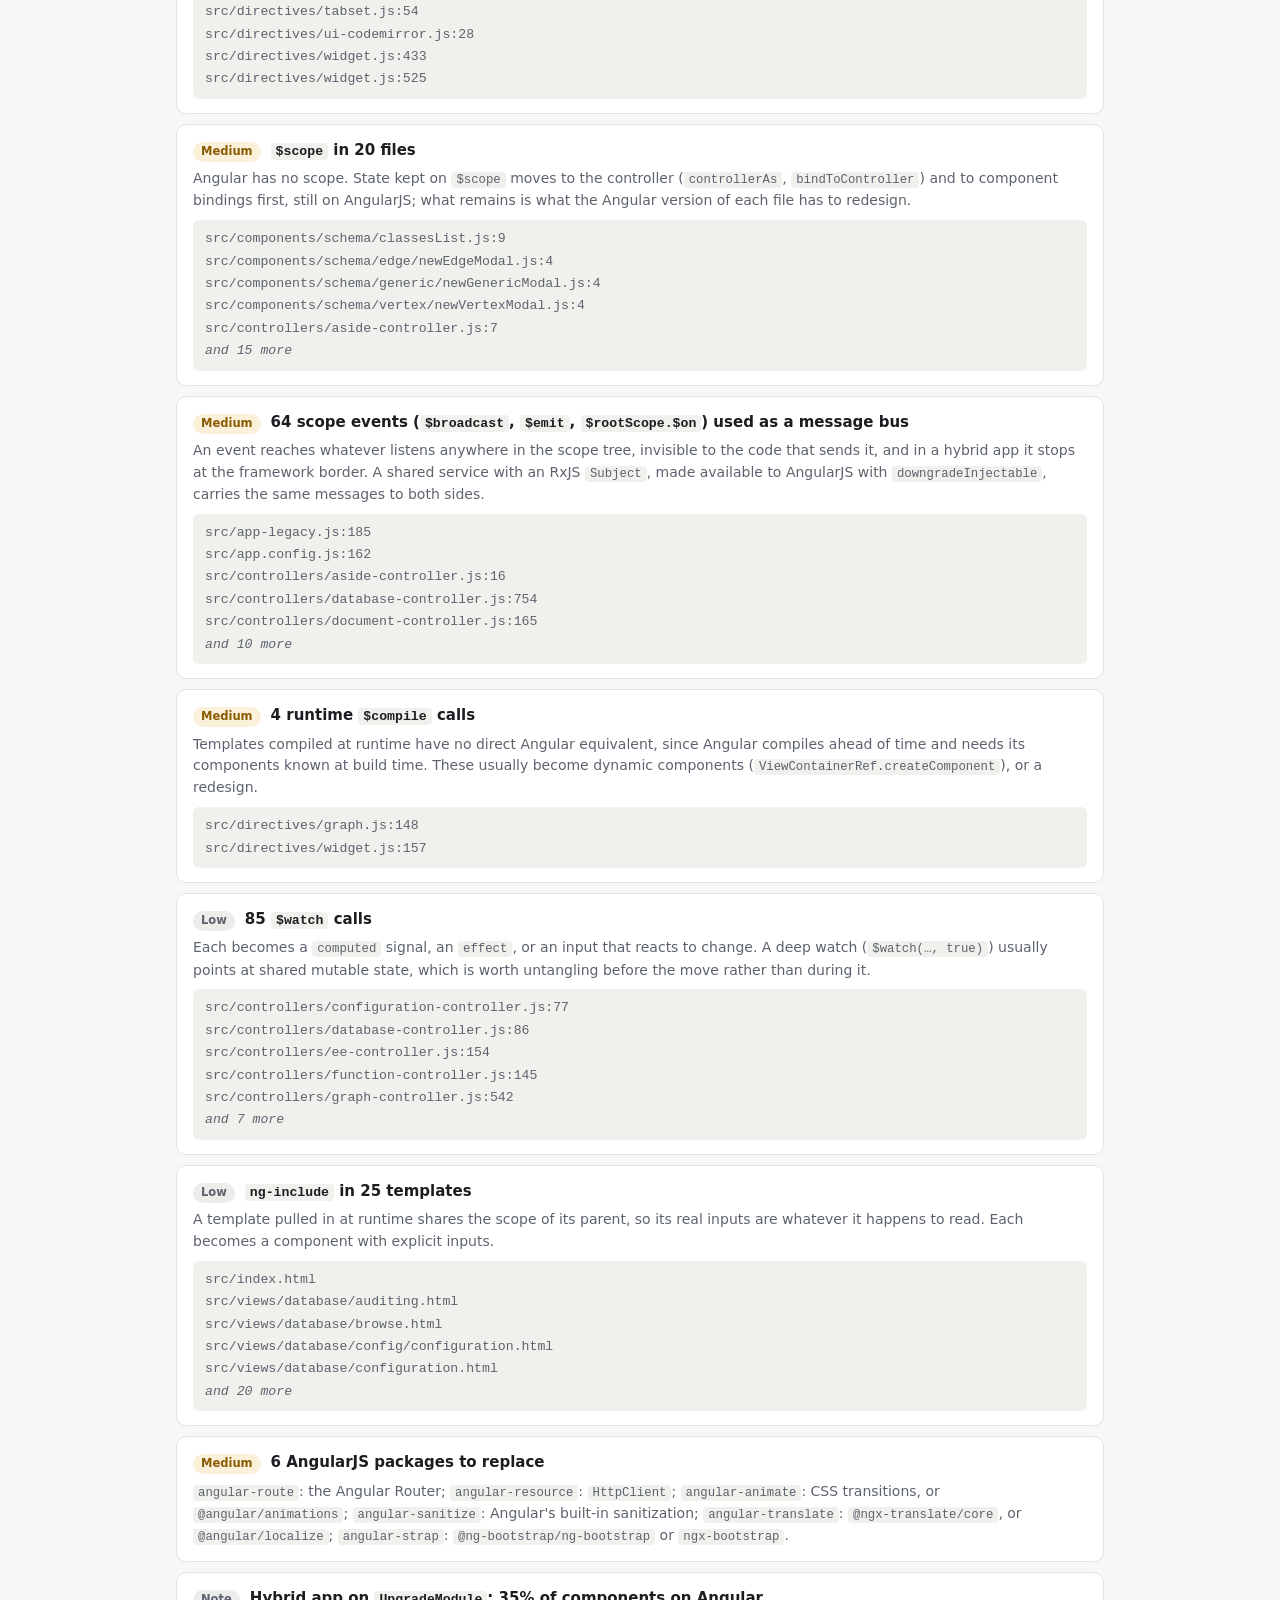
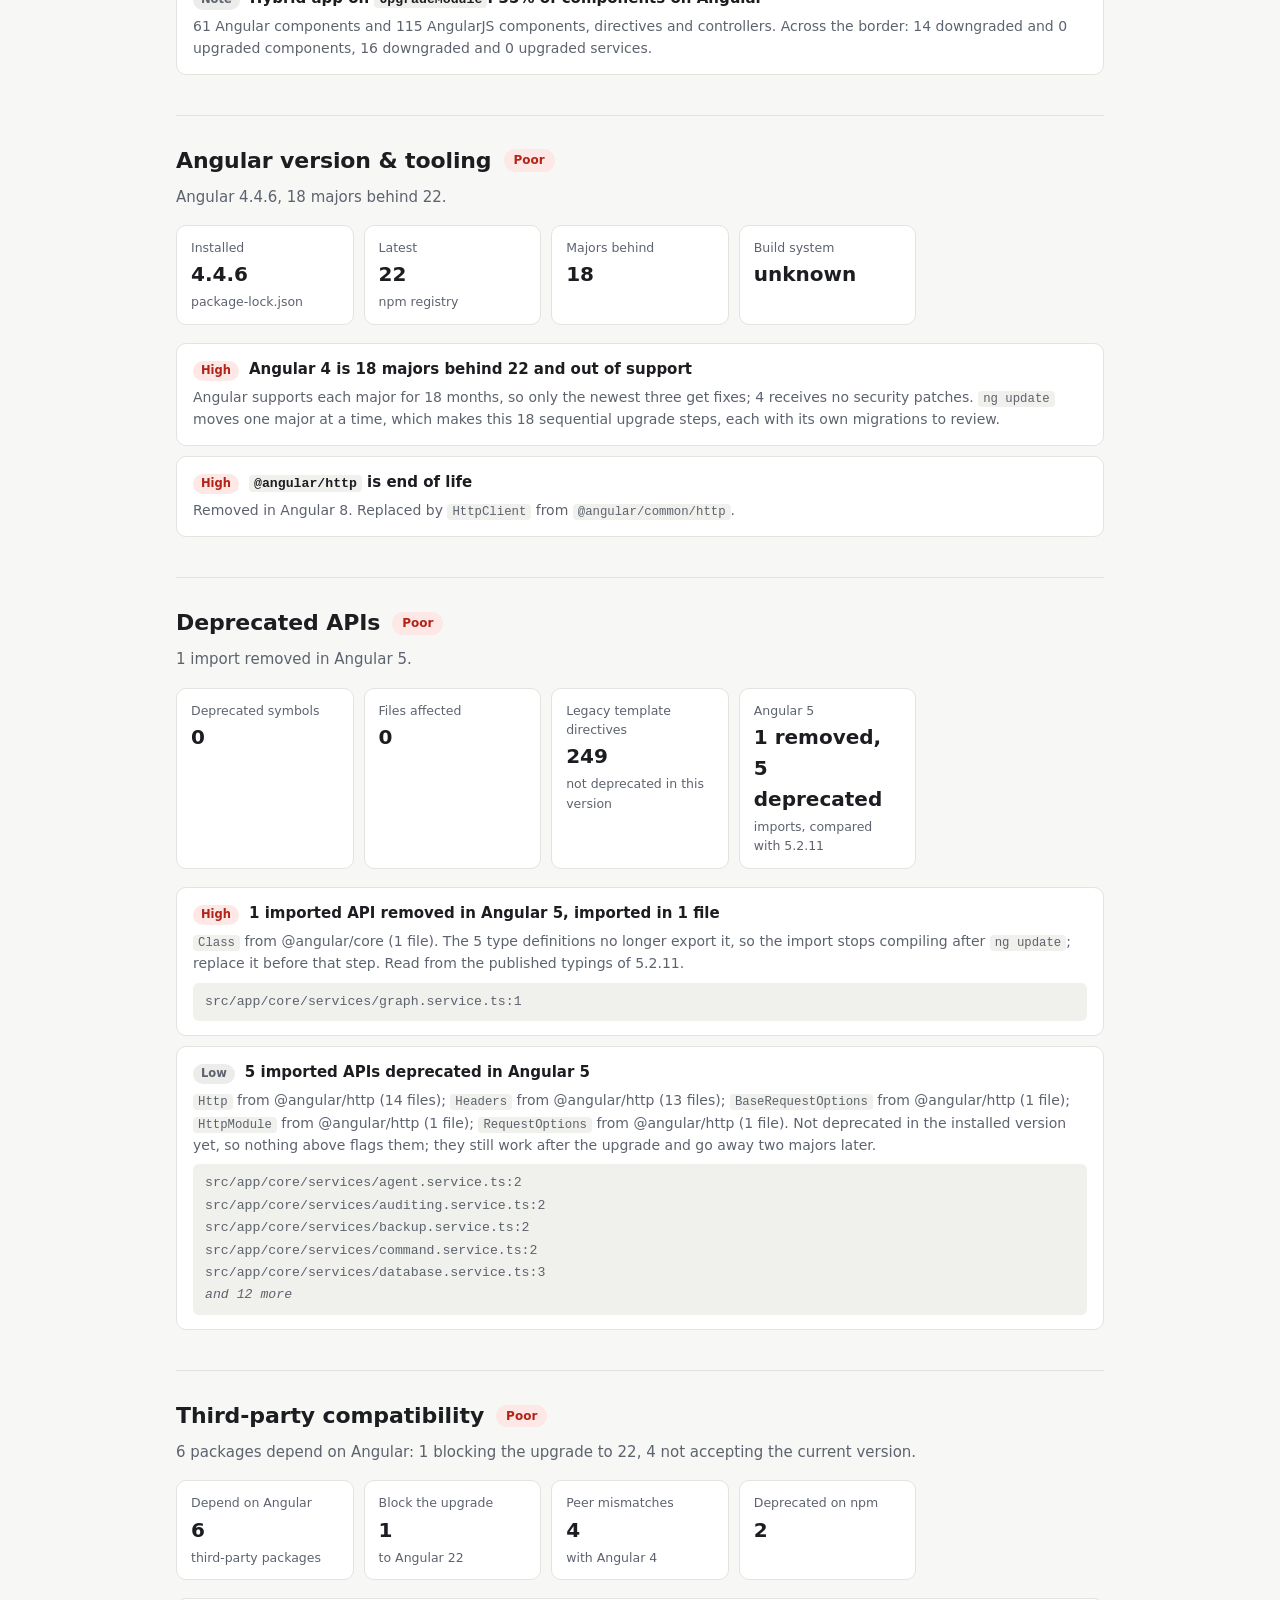
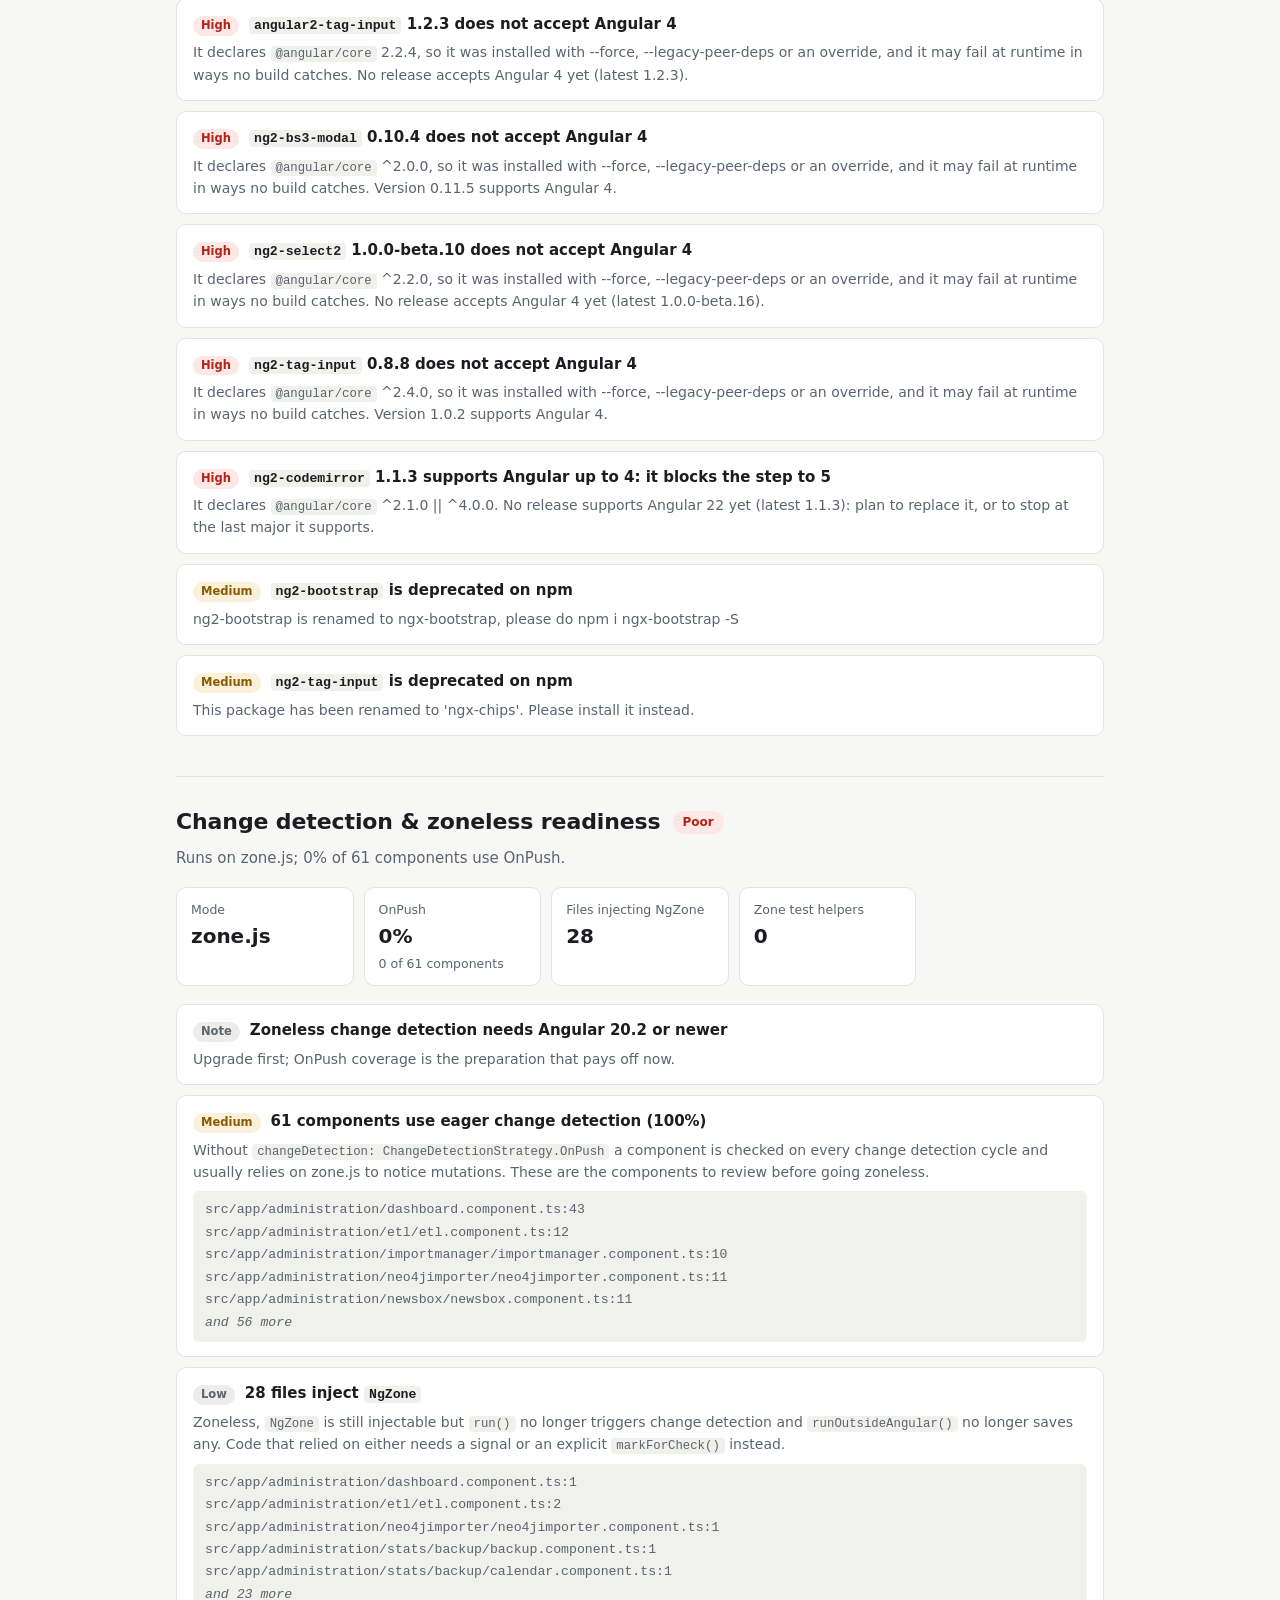
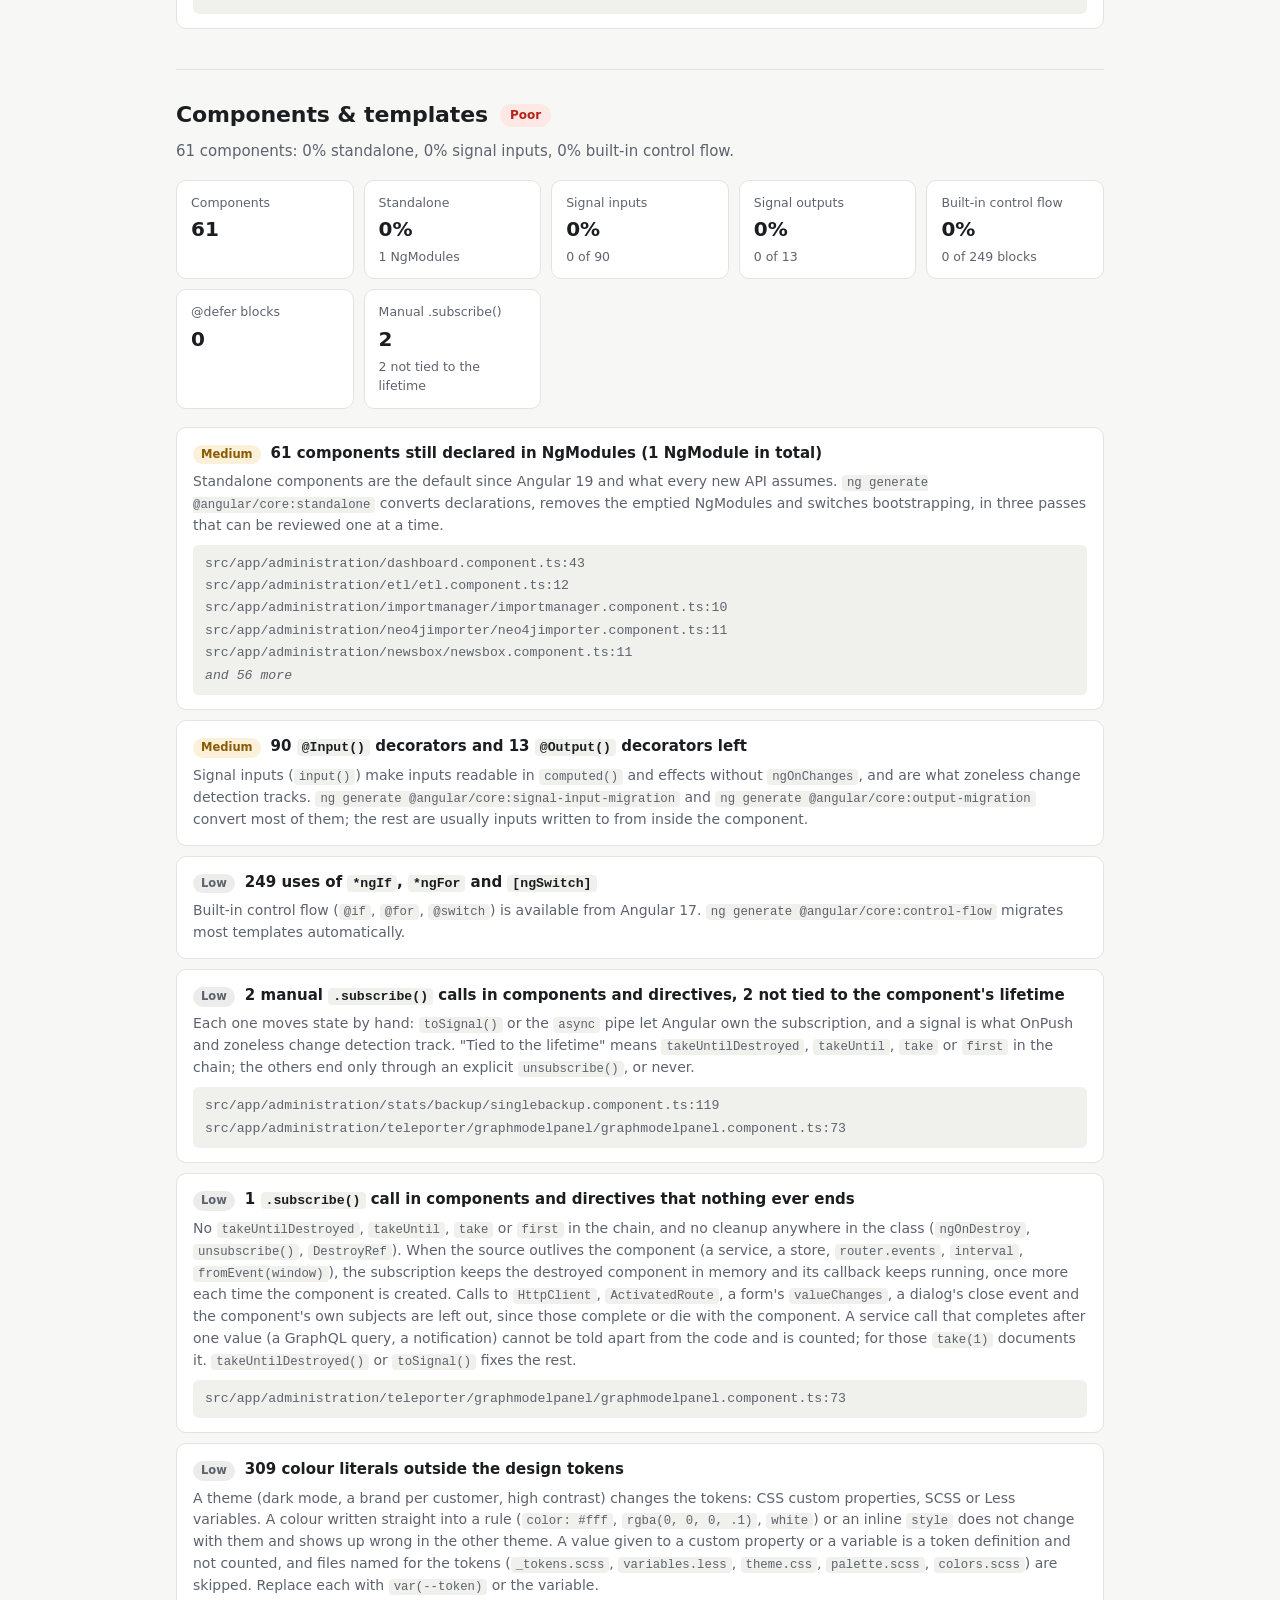
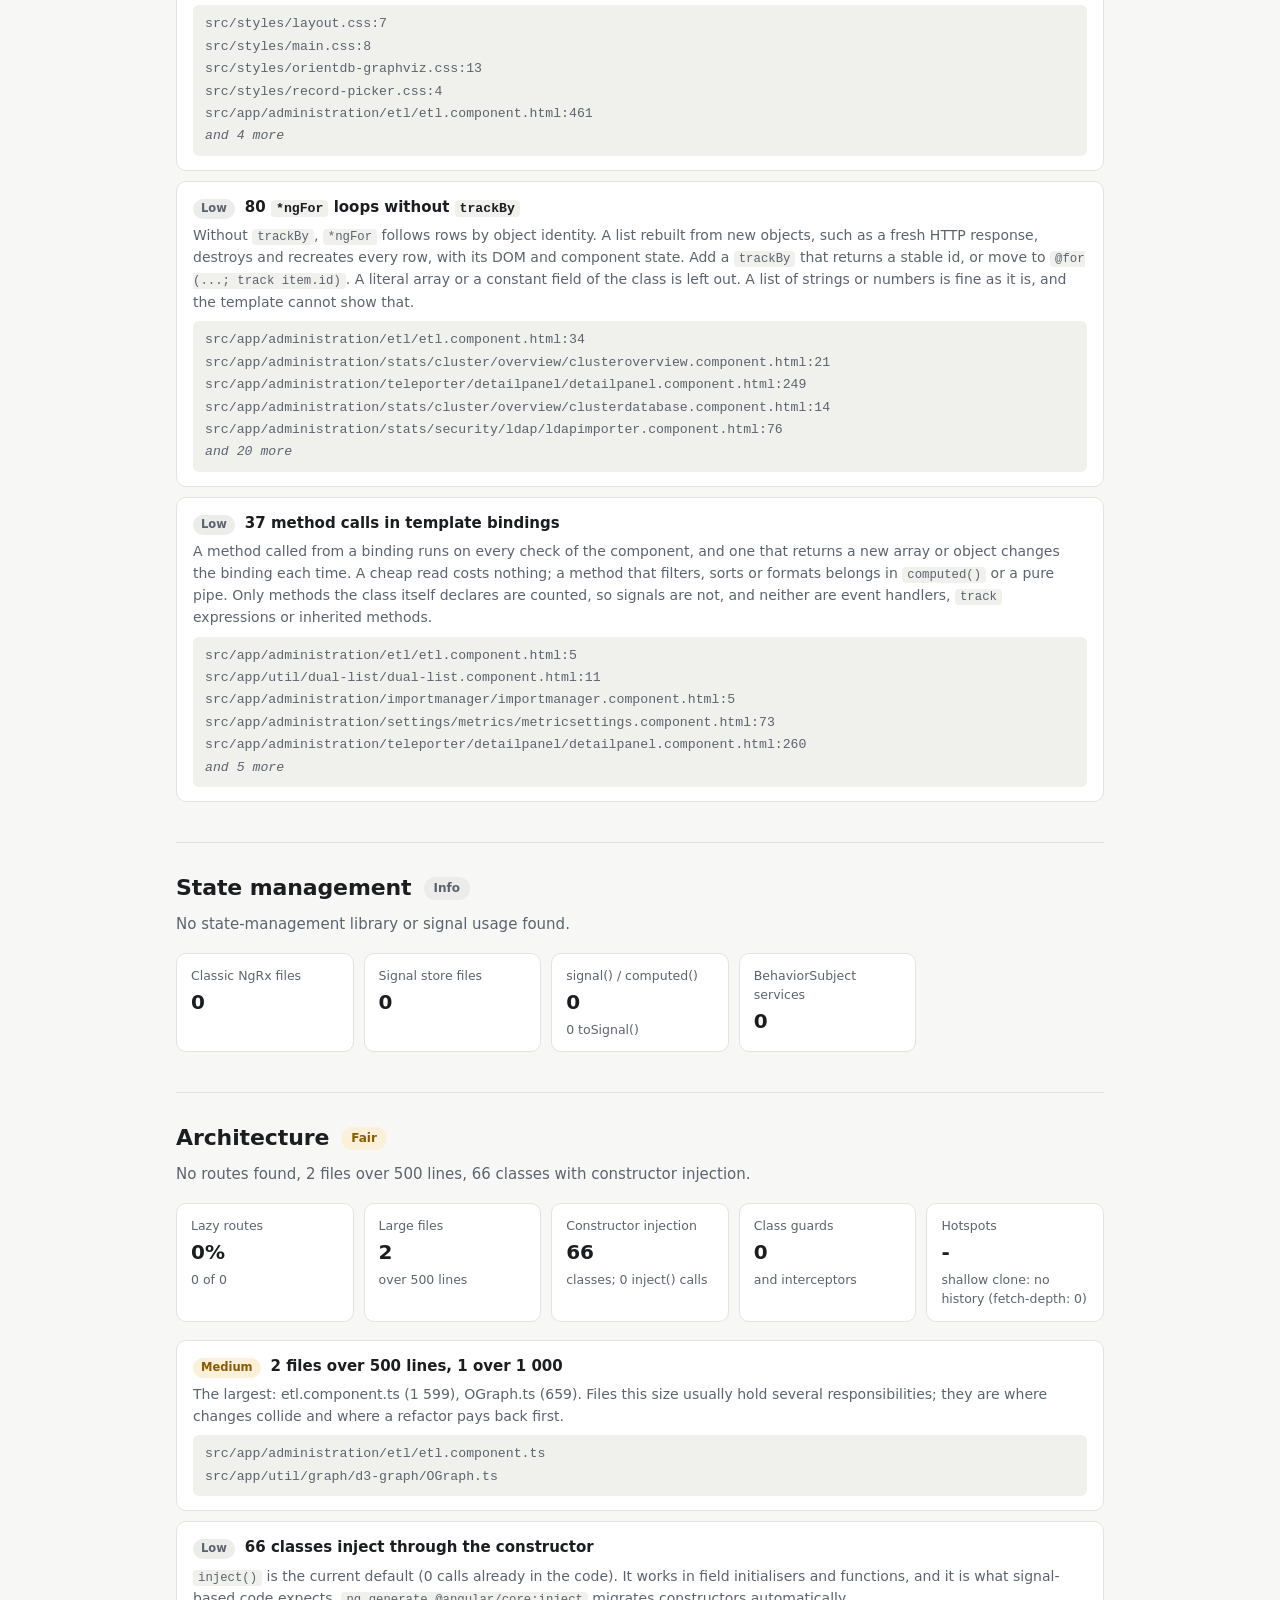
<file: ng-checkup/hybrid.html>
<!doctype html>
<html lang="en">
<head>
<meta charset="utf-8">
<meta name="viewport" content="width=device-width, initial-scale=1">
<meta name="generator" content="ng-checkup 2.2.0">
<title>Angular checkup: orientdbstudio</title>
<style>
:root {
  --bg: #f7f7f5; --surface: #ffffff; --text: #1b1d21; --muted: #5d636e; --border: #e3e3df; --code-bg: #f0f0ec;
  --good: #1f7a4d; --good-bg: #e3f3ea; --fair: #8a5a00; --fair-bg: #fbf0d9; --poor: #b42318; --poor-bg: #fde8e6; --info: #5d636e; --info-bg: #ececea;
  --accent: #3b5bdb; --ring-track: #e7e7e3;
  color-scheme: light;
}
@media (prefers-color-scheme: dark) {
  :root {
    --bg: #121316; --surface: #1b1d21; --text: #ececec; --muted: #9aa0aa; --border: #2c2f35; --code-bg: #25282e;
    --good: #5cc98f; --good-bg: #173326; --fair: #e8b54d; --fair-bg: #3a2d10; --poor: #f17a6e; --poor-bg: #3d1a17; --info: #9aa0aa; --info-bg: #2a2c31;
    --accent: #8ea6ff; --ring-track: #2c2f35;
    color-scheme: dark;
  }
}
* { box-sizing: border-box; }
body { margin: 0; background: var(--bg); color: var(--text); font: 15px/1.55 ui-sans-serif, system-ui, -apple-system, "Segoe UI", Roboto, "Helvetica Neue", Arial, sans-serif; -webkit-font-smoothing: antialiased; }
main { max-width: 960px; margin: 0 auto; padding: 40px 16px 56px; }
code, .files { font-family: ui-monospace, SFMono-Regular, Menlo, Consolas, monospace; font-size: 0.88em; }
code { background: var(--code-bg); padding: 1px 5px; border-radius: 4px; overflow-wrap: anywhere; }
a { color: inherit; }
.masthead { display: flex; justify-content: space-between; align-items: center; gap: 24px; padding-bottom: 28px; border-bottom: 1px solid var(--border); }
.eyebrow { margin: 0 0 4px; color: var(--accent); font-size: 13px; font-weight: 600; letter-spacing: 0.06em; text-transform: uppercase; }
h1 { margin: 0 0 8px; font-size: 32px; line-height: 1.15; letter-spacing: -0.01em; overflow-wrap: anywhere; }
.meta { margin: 0; color: var(--muted); font-size: 14px; }
.score { margin: 0; position: relative; width: 112px; height: 112px; flex: none; }
.score svg { display: block; }
.ring-track { fill: none; stroke: var(--ring-track); stroke-width: 9; }
.ring-value { fill: none; stroke-width: 9; stroke-linecap: round; }
.ring-value.grade-good { stroke: var(--good); } .ring-value.grade-fair { stroke: var(--fair); } .ring-value.grade-poor { stroke: var(--poor); }
.score figcaption { position: absolute; inset: 0; display: flex; align-items: center; justify-content: center; }
.score-value { font-size: 30px; font-weight: 700; font-variant-numeric: tabular-nums; }
.score-unit { color: var(--muted); font-size: 13px; margin-left: 1px; padding-top: 10px; }
.table-wrap { overflow-x: auto; background: var(--surface); border: 1px solid var(--border); border-radius: 10px; }
.projects { width: 100%; border-collapse: collapse; font-size: 14px; }
.projects th, .projects td { text-align: left; vertical-align: top; padding: 10px 14px; border-bottom: 1px solid var(--border); }
.projects tbody tr:last-child td { border-bottom: 0; }
.projects th { color: var(--muted); font-weight: 600; font-size: 12.5px; }
.projects .num { text-align: right; white-space: nowrap; }
.projects code { color: var(--muted); font-size: 12.5px; }
.projects .pill { margin: 0 4px 4px 0; }
.section-title { font-size: 13px; font-weight: 600; letter-spacing: 0.06em; text-transform: uppercase; color: var(--muted); margin: 36px 0 12px; }
.cards { display: grid; grid-template-columns: repeat(auto-fill, minmax(200px, 1fr)); gap: 12px; }
.card { display: flex; flex-direction: column; gap: 6px; padding: 16px; background: var(--surface); border: 1px solid var(--border); border-radius: 10px; text-decoration: none; transition: border-color 0.15s; }
.card:hover { border-color: var(--accent); }
.card strong { font-size: 15px; }
.card-summary { color: var(--muted); font-size: 13.5px; }
.pill, .chip { display: inline-block; width: fit-content; border-radius: 999px; font-size: 12px; font-weight: 600; padding: 2px 10px; }
.grade-good.pill { color: var(--good); background: var(--good-bg); } .grade-fair.pill { color: var(--fair); background: var(--fair-bg); }
.grade-poor.pill { color: var(--poor); background: var(--poor-bg); } .grade-info.pill { color: var(--info); background: var(--info-bg); }
.chip { flex: none; padding: 1px 8px; font-size: 11.5px; }
.sev-high { color: var(--poor); background: var(--poor-bg); } .sev-medium { color: var(--fair); background: var(--fair-bg); }
.sev-low, .sev-info { color: var(--info); background: var(--info-bg); }
.sev-good { color: var(--good); background: var(--good-bg); }
.steps { list-style: none; margin: 0; padding: 0; display: grid; gap: 10px; }
.step.before { margin-bottom: 10px; }
.step code.command { display: block; margin: 8px 0 0; padding: 6px 10px; border-radius: 6px; background: var(--code-bg); overflow-x: auto; white-space: nowrap; }
.requirements { display: flex; flex-wrap: wrap; gap: 6px; }
.req { font-size: 12.5px; padding: 2px 8px; border-radius: 999px; background: var(--info-bg); color: var(--info); }
.req-move { background: var(--fair-bg); color: var(--fair); }
.plan-items { margin: 8px 0 0; padding-left: 18px; color: var(--text); font-size: 14px; }
.plan-items li { margin: 6px 0; }
.plan-items p { margin: 2px 0 0; }
.plan-items .count { color: var(--muted); font-size: 13px; }
.priorities { margin: 0; padding: 0; list-style: none; display: grid; gap: 8px; counter-reset: priority; }
.priorities li { display: flex; gap: 10px; align-items: baseline; padding: 12px 16px; background: var(--surface); border: 1px solid var(--border); border-radius: 10px; }
.priorities .area { color: var(--muted); font-size: 13px; margin-left: 6px; white-space: nowrap; }
.check { margin-top: 40px; padding-top: 28px; border-top: 1px solid var(--border); }
.check-head { display: flex; align-items: center; gap: 12px; flex-wrap: wrap; }
.check-head h2 { margin: 0; font-size: 22px; letter-spacing: -0.005em; }
.check-summary { margin: 8px 0 16px; color: var(--muted); }
.metrics { display: grid; grid-template-columns: repeat(auto-fill, minmax(150px, 1fr)); gap: 10px; margin: 0 0 18px; }
.metric { padding: 12px 14px; background: var(--surface); border: 1px solid var(--border); border-radius: 10px; }
.metric dt { color: var(--muted); font-size: 12.5px; }
.metric dd { margin: 2px 0 0; font-size: 20px; font-weight: 650; font-variant-numeric: tabular-nums; overflow-wrap: anywhere; }
.metric dd.hint { font-size: 12.5px; font-weight: 400; color: var(--muted); }
.findings { list-style: none; margin: 0; padding: 0; display: grid; grid-template-columns: minmax(0, 1fr); gap: 10px; }
.finding { min-width: 0; padding: 14px 16px; background: var(--surface); border: 1px solid var(--border); border-radius: 10px; break-inside: avoid; }
.finding-head { display: flex; gap: 10px; align-items: baseline; }
.finding p { margin: 6px 0 0; color: var(--muted); font-size: 14px; }
.files { margin: 8px 0 0; padding: 8px 12px; list-style: none; background: var(--code-bg); border-radius: 6px; color: var(--muted); overflow-x: auto; }
.files li { white-space: nowrap; line-height: 1.7; }
.files .more { font-family: inherit; font-style: italic; }
footer { margin-top: 48px; padding-top: 20px; border-top: 1px solid var(--border); color: var(--muted); font-size: 13px; }
footer p { margin: 4px 0; }
@media (max-width: 600px) {
  main { padding-top: 24px; }
  .masthead { flex-direction: column-reverse; align-items: flex-start; }
  h1 { font-size: 26px; }
  .priorities li, .finding-head { flex-direction: column; gap: 6px; }
  .priorities .area { margin-left: 0; }
}
@media print {
  /* Printing from a dark-mode browser must still give black on white. */
  :root {
    --bg: #fff; --surface: #fff; --text: #1b1d21; --muted: #5d636e; --border: #e3e3df; --code-bg: #f0f0ec;
    --good: #1f7a4d; --good-bg: #e3f3ea; --fair: #8a5a00; --fair-bg: #fbf0d9; --poor: #b42318; --poor-bg: #fde8e6; --info: #5d636e; --info-bg: #ececea;
    --accent: #3b5bdb; --ring-track: #e7e7e3; color-scheme: light;
  }
  main { padding: 0; max-width: none; }
  .card:hover { border-color: var(--border); }
  .check { break-before: auto; }
}
</style>
</head>
<body>
<main>
  <header class="masthead">
    <div>
      <p class="eyebrow">Angular checkup</p>
      <h1>orientdbstudio</h1>
      <p class="meta">AngularJS and Angular hybrid · Angular 4.4.6 · 141 TypeScript files, 35 JavaScript files · 254 templates · 22 300 lines of code</p>
      <p class="meta">Generated 2026-11-06</p>
      
    </div>
    <figure class="score" aria-label="Score 31 out of 100">
      <svg viewBox="0 0 100 100" width="112" height="112" aria-hidden="true">
        <circle cx="50" cy="50" r="42" class="ring-track"/>
        <circle cx="50" cy="50" r="42" class="ring-value grade-poor" stroke-dasharray="81.8 263.9" transform="rotate(-90 50 50)"/>
      </svg>
      <figcaption><span class="score-value">31</span><span class="score-unit">/100</span></figcaption>
    </figure>
  </header>

  <section aria-labelledby="overview">
    <h2 id="overview" class="section-title">Overview</h2>
    <div class="cards">
      <a class="card" href="#angularjs"><span class="pill grade-poor">Poor</span><strong>AngularJS migration</strong><span class="card-summary">Hybrid AngularJS 1.5.9 and Angular 4: 35% of components on Angular, 115 AngularJS components left.</span></a>
      <a class="card" href="#version"><span class="pill grade-poor">Poor</span><strong>Angular version &amp; tooling</strong><span class="card-summary">Angular 4.4.6, 18 majors behind 22.</span></a>
      <a class="card" href="#deprecated-apis"><span class="pill grade-poor">Poor</span><strong>Deprecated APIs</strong><span class="card-summary">1 import removed in Angular 5.</span></a>
      <a class="card" href="#dependencies"><span class="pill grade-poor">Poor</span><strong>Third-party compatibility</strong><span class="card-summary">6 packages depend on Angular: 1 blocking the upgrade to 22, 4 not accepting the current version.</span></a>
      <a class="card" href="#change-detection"><span class="pill grade-poor">Poor</span><strong>Change detection &amp; zoneless readiness</strong><span class="card-summary">Runs on zone.js; 0% of 61 components use OnPush.</span></a>
      <a class="card" href="#components"><span class="pill grade-poor">Poor</span><strong>Components &amp; templates</strong><span class="card-summary">61 components: 0% standalone, 0% signal inputs, 0% built-in control flow.</span></a>
      <a class="card" href="#state"><span class="pill grade-info">Info</span><strong>State management</strong><span class="card-summary">No state-management library or signal usage found.</span></a>
      <a class="card" href="#architecture"><span class="pill grade-fair">Fair</span><strong>Architecture</strong><span class="card-summary">No routes found, 2 files over 500 lines, 66 classes with constructor injection.</span></a>
      <a class="card" href="#testing"><span class="pill grade-poor">Poor</span><strong>Testing</strong><span class="card-summary">Karma, 0 spec files, 0% of components and services with a spec.</span></a>
      <a class="card" href="#type-safety"><span class="pill grade-poor">Poor</span><strong>Type safety</strong><span class="card-summary">strictNullChecks off, strictTemplates off, 201 explicit any.</span></a>
      <a class="card" href="#security"><span class="pill grade-poor">Poor</span><strong>Security</strong><span class="card-summary">No sanitizer bypasses, direct DOM HTML writes or eval in 141 files; 3 sanitized [innerHTML] bindings; 61 known vulnerabilities in dependencies.</span></a>
      <a class="card" href="#translations"><span class="pill grade-info">Info</span><strong>Translations</strong><span class="card-summary">No ngx-translate or Transloco bundle and no <code>i18n</code> locales found to check translations against.</span></a>
      <a class="card" href="#accessibility"><span class="pill grade-info">Info</span><strong>Accessibility</strong><span class="card-summary">587 accessibility defects in 141 templates.</span></a>
      <a class="card" href="#ssr"><span class="pill grade-info">Info</span><strong>SSR &amp; hydration</strong><span class="card-summary">This project does not render on the server, so nothing here applies.</span></a>
      <a class="card" href="#circular-deps"><span class="pill grade-good">Good</span><strong>Circular dependencies</strong><span class="card-summary">No import cycles between application files.</span></a>
      <a class="card" href="#bundle"><span class="pill grade-info">Info</span><strong>Bundle size</strong><span class="card-summary">No build stats found, so the bundle size is not part of this report.</span></a>
    </div>
  </section>

  <section aria-labelledby="priorities">
    <h2 id="priorities" class="section-title">Top priorities</h2>
    <ol class="priorities">
      <li><span class="chip sev-high">High</span><span><strong>AngularJS 1.5.9 is end of life since January 2022</strong> <a href="#angularjs" class="area">AngularJS migration</a></span></li>
      <li><span class="chip sev-high">High</span><span><strong>Angular 4 is 18 majors behind 22 and out of support</strong> <a href="#version" class="area">Angular version &amp; tooling</a></span></li>
      <li><span class="chip sev-high">High</span><span><strong><code>@angular/http</code> is end of life</strong> <a href="#version" class="area">Angular version &amp; tooling</a></span></li>
      <li><span class="chip sev-high">High</span><span><strong>1 imported API removed in Angular 5, imported in 1 file</strong> <a href="#deprecated-apis" class="area">Deprecated APIs</a></span></li>
      <li><span class="chip sev-high">High</span><span><strong><code>angular2-tag-input</code> 1.2.3 does not accept Angular 4</strong> <a href="#dependencies" class="area">Third-party compatibility</a></span></li>
    </ol>
  </section>

  

  

  <section aria-labelledby="migration-title">
    <h2 id="migration-title" class="section-title">Migration plan: AngularJS 1.5.9 → Angular 22</h2>
    <p class="check-summary">4 phases, each shipping on its own, in the order of the Angular upgrade guide: prepare on AngularJS, run both frameworks side by side, move the code bottom up, remove AngularJS.</p>
    <ol class="steps">
      <li class="finding step">
        <div class="finding-head"><span class="chip sev-low">1</span><strong>Prepare on AngularJS</strong></div>
        <p class="requirements">The AngularJS code is made of components and services, written the way Angular expects them; it still ships on AngularJS alone.</p>
        <ul class="plan-items"><li><strong>Upgrade AngularJS to 1.8.3</strong><code class="command">npm install angular@1.8.3 angular-animate@1.8.3 angular-resource@1.8.3 angular-route@1.8.3 angular-sanitize@1.8.3</code><p>The last release; read the migration notes of each minor on the way.</p></li><li><strong>Bring TypeScript into the AngularJS code</strong> <span class="count">35</span><p>Rename the files to <code>.ts</code>, add <code>@types/angular</code>, and tighten types file by file. Services written in TypeScript move to Angular almost unchanged.</p></li><li><strong>Turn controllers into components</strong> <span class="count">88</span><p>Explicit bindings instead of an inherited scope, and no more <code>ng-controller</code> in templates (83). Only components cross the border between the two frameworks.</p></li><li><strong>Reshape directives that use <code>compile</code>, <code>replace</code> or <code>terminal</code></strong> <span class="count">5</span><p><code>UpgradeComponent</code> cannot wrap them.</p></li><li><strong>Move state off <code>$scope</code></strong> <span class="count">20</span><p><code>controllerAs</code> and <code>bindToController</code>, so the controller is the component class it will become.</p></li><li><strong>Replace scope events with services</strong> <span class="count">64</span><p>A service with an RxJS <code>Subject</code> instead of <code>$broadcast</code>/<code>$emit</code>; it later carries the messages across the border.</p></li><li><strong>Turn <code>ng-include</code> templates into components</strong> <span class="count">27</span></li></ul>
      </li>
      <li class="finding step">
        <div class="finding-head"><span class="chip sev-low">2</span><strong>Hybrid setup</strong></div>
        <p class="requirements">Both frameworks run on one page, and new features are written in Angular.</p>
        <ul class="plan-items"><li><strong>Bring the Angular side up to 22</strong> <span class="count">18</span><p>New code should be written on a current Angular. The upgrade plan below lists each <code>ng update</code> step; <code>@angular/upgrade</code> moves with <code>@angular/core</code>.</p></li><li><strong>Let the two routers share the URL</strong> <span class="count">25</span><p>ngRoute keeps the AngularJS routes, the Angular Router takes over route by route; <code>setUpLocationSync</code> from <code>@angular/router/upgrade</code> keeps both in step.</p></li></ul>
      </li>
      <li class="finding step">
        <div class="finding-head"><span class="chip sev-low">3</span><strong>Move piece by piece, bottom up</strong></div>
        <p class="requirements">Every service, component and template is Angular code; each step ships on its own.</p>
        <ul class="plan-items"><li><strong>Move services to Angular, oldest dependencies first</strong> <span class="count">33</span><p>Each becomes an <code>@Injectable</code> and stays available to AngularJS through <code>downgradeInjectable</code> until its last AngularJS user is gone.</p></li><li><strong>Turn filters into pipes</strong> <span class="count">16</span></li><li><strong>Move components and directives, leaves first</strong> <span class="count">115</span><p>A rewritten component is used from AngularJS through <code>downgradeComponent</code>; an AngularJS component still needed inside Angular is wrapped with <code>UpgradeComponent</code> for the time being.</p></li><li><strong>Rewrite the templates in Angular syntax</strong> <span class="count">178</span><p><code>ng-repeat</code> becomes <code>@for</code>, <code>ng-if</code> becomes <code>@if</code>, <code>ng-model</code> becomes a form control or a model input, <code>ng-click</code> an event binding.</p></li><li><strong>Replace runtime <code>$compile</code> with dynamic components</strong> <span class="count">4</span></li><li><strong>Replace <code>$watch</code> with signals</strong> <span class="count">85</span><p><code>computed</code> for derived values, <code>effect</code> or an input for reactions.</p></li><li><strong>Replace <code>angular-route</code></strong><p>With the Angular Router.</p></li><li><strong>Replace <code>angular-resource</code></strong><p>With <code>HttpClient</code>.</p></li><li><strong>Replace <code>angular-animate</code></strong><p>With CSS transitions, or <code>@angular/animations</code>.</p></li><li><strong>Replace <code>angular-sanitize</code></strong><p>With Angular&#39;s built-in sanitization.</p></li><li><strong>Replace <code>angular-translate</code></strong><p>With <code>@ngx-translate/core</code>, or <code>@angular/localize</code>.</p></li><li><strong>Replace <code>angular-strap</code></strong><p>With <code>@ng-bootstrap/ng-bootstrap</code> or <code>ngx-bootstrap</code>.</p></li></ul>
      </li>
      <li class="finding step">
        <div class="finding-head"><span class="chip sev-low">4</span><strong>Remove AngularJS</strong></div>
        <p class="requirements">One framework, one build, one change detection.</p>
        <ul class="plan-items"><li><strong>Move the last routes to the Angular router</strong> <span class="count">25</span></li><li><strong>Remove the downgrade and upgrade wrappers</strong> <span class="count">30</span><p>Nothing on the AngularJS side uses them any more.</p></li><li><strong>Bootstrap Angular alone and uninstall AngularJS</strong><code class="command">npm uninstall angular @angular/upgrade angular-animate angular-resource angular-route angular-sanitize angular-translate angular-strap</code><p>Drop <code>UpgradeModule</code> and the AngularJS bootstrap; the bundle loses AngularJS and the second change detection.</p></li></ul>
      </li>
    </ol>
  </section>

  <section aria-labelledby="plan-title">
    <h2 id="plan-title" class="section-title">Upgrade plan: Angular 4 → 22</h2>
    <p class="check-summary">18 steps, one major at a time, as <code>ng update</code> requires. Requirements come from each version's published package metadata.</p>
    <div class="finding step before"><div class="finding-head"><span class="chip sev-medium">First</span><strong>Before you start</strong></div><ul class="plan-items"><li><strong>Replace APIs deprecated two or more majors ago</strong> <span class="count">1</span><p>Any of the next steps may remove them. The deprecated-APIs section lists each one with its replacement.</p></li><li><strong>Fix angular2-tag-input: version 1.2.3 does not accept Angular 4</strong><p>It declares @angular/core 2.2.4.</p></li><li><strong>Fix ng2-bs3-modal: version 0.10.4 does not accept Angular 4</strong><code class="command">npm install ng2-bs3-modal@0.11.5</code><p>Version 0.11.5 does.</p></li><li><strong>Fix ng2-select2: version 1.0.0-beta.10 does not accept Angular 4</strong><p>It declares @angular/core ^2.2.0.</p></li><li><strong>Fix ng2-tag-input: version 0.8.8 does not accept Angular 4</strong><code class="command">npm install ng2-tag-input@1.0.2</code><p>Version 1.0.2 does.</p></li></ul></div>
    <ol class="steps">
      <li class="finding step">
        <div class="finding-head"><span class="chip sev-low">→ 5</span><strong>Angular 5.2.11</strong></div>
        <code class="command">ng update @angular/core@5 @angular/cli@5</code>
        <p class="requirements"><span class="req">TypeScript &gt;=2.4.2 &lt;2.7</span><span class="req">RxJS ^5.5.0</span><span class="req req-move">zone.js ^0.8.4 (now 0.7.8)</span></p>
        <ul class="plan-items"><li><strong>ng2-codemirror has no release for Angular 5</strong><p>Replace it before this step, or stop the upgrade at the last major it supports.</p></li><li><strong>Replace the import Angular 5 removes</strong> <span class="count">1</span><p>Class from @angular/core. The 5 typings no longer export them; the deprecated-APIs section lists the files.</p></li></ul>
      </li>
      <li class="finding step">
        <div class="finding-head"><span class="chip sev-low">→ 6</span><strong>Angular 6.1.10</strong></div>
        <code class="command">ng update @angular/core@6 @angular/cli@6</code>
        <p class="requirements"><span class="req req-move">TypeScript &gt;=2.7.2 &lt;2.10 (now 2.5.3)</span><span class="req req-move">RxJS ^6.0.0 (now 5.5.2)</span><span class="req">zone.js ~0.8.26</span></p>
        
      </li>
      <li class="finding step">
        <div class="finding-head"><span class="chip sev-low">→ 7</span><strong>Angular 7.2.15</strong></div>
        <code class="command">ng update @angular/core@7 @angular/cli@7</code>
        <p class="requirements"><span class="req">TypeScript &gt;=3.1.1 &lt;3.3</span><span class="req">RxJS ^6.0.0</span><span class="req">zone.js ~0.8.26</span></p>
        
      </li>
      <li class="finding step">
        <div class="finding-head"><span class="chip sev-low">→ 8</span><strong>Angular 8.2.14</strong></div>
        <code class="command">ng update @angular/core@8 @angular/cli@8</code>
        <p class="requirements"><span class="req">TypeScript &gt;=3.4 &lt;3.6</span><span class="req">RxJS ^6.4.0</span><span class="req">zone.js ~0.9.1</span></p>
        
      </li>
      <li class="finding step">
        <div class="finding-head"><span class="chip sev-low">→ 9</span><strong>Angular 9.1.13</strong></div>
        <code class="command">ng update @angular/core@9 @angular/cli@9</code>
        <p class="requirements"><span class="req">TypeScript &gt;=3.6 &lt;3.9</span><span class="req">RxJS ^6.5.3</span><span class="req">zone.js ~0.10.3</span></p>
        
      </li>
      <li class="finding step">
        <div class="finding-head"><span class="chip sev-low">→ 10</span><strong>Angular 10.2.5</strong></div>
        <code class="command">ng update @angular/core@10 @angular/cli@10</code>
        <p class="requirements"><span class="req">TypeScript &gt;=3.9 &lt;4.1</span><span class="req">RxJS ^6.5.3</span><span class="req">zone.js ~0.10.3</span></p>
        
      </li>
      <li class="finding step">
        <div class="finding-head"><span class="chip sev-low">→ 11</span><strong>Angular 11.2.14</strong></div>
        <code class="command">ng update @angular/core@11 @angular/cli@11</code>
        <p class="requirements"><span class="req">TypeScript &gt;=4.0 &lt;4.2</span><span class="req">RxJS ^6.5.3</span><span class="req">zone.js ^0.10.2 || ^0.11.3</span></p>
        
      </li>
      <li class="finding step">
        <div class="finding-head"><span class="chip sev-low">→ 12</span><strong>Angular 12.2.17</strong></div>
        <code class="command">ng update @angular/core@12 @angular/cli@12</code>
        <p class="requirements"><span class="req">Node.js ^12.14.1 || &gt;=14.0.0</span><span class="req">TypeScript &gt;=4.2.3 &lt;4.4</span><span class="req">RxJS ^6.5.3 || ^7.0.0</span><span class="req">zone.js ~0.11.4</span></p>
        
      </li>
      <li class="finding step">
        <div class="finding-head"><span class="chip sev-low">→ 13</span><strong>Angular 13.4.0</strong></div>
        <code class="command">ng update @angular/core@13 @angular/cli@13</code>
        <p class="requirements"><span class="req">Node.js ^12.20.0 || ^14.15.0 || &gt;=16.10.0</span><span class="req">TypeScript &gt;=4.4.2 &lt;4.7</span><span class="req">RxJS ^6.5.3 || ^7.4.0</span><span class="req">zone.js ~0.11.4</span></p>
        
      </li>
      <li class="finding step">
        <div class="finding-head"><span class="chip sev-low">→ 14</span><strong>Angular 14.3.0</strong></div>
        <code class="command">ng update @angular/core@14 @angular/cli@14</code>
        <p class="requirements"><span class="req">Node.js ^14.15.0 || &gt;=16.10.0</span><span class="req">TypeScript &gt;=4.6.2 &lt;4.9</span><span class="req">RxJS ^6.5.3 || ^7.4.0</span><span class="req">zone.js ~0.11.4 || ~0.12.0</span></p>
        
      </li>
      <li class="finding step">
        <div class="finding-head"><span class="chip sev-low">→ 15</span><strong>Angular 15.2.10</strong></div>
        <code class="command">ng update @angular/core@15 @angular/cli@15</code>
        <p class="requirements"><span class="req">Node.js ^14.20.0 || ^16.13.0 || &gt;=18.10.0</span><span class="req">TypeScript &gt;=4.8.2 &lt;5.0</span><span class="req">RxJS ^6.5.3 || ^7.4.0</span><span class="req">zone.js ~0.11.4 || ~0.12.0 || ~0.13.0</span></p>
        
      </li>
      <li class="finding step">
        <div class="finding-head"><span class="chip sev-low">→ 16</span><strong>Angular 16.2.12</strong></div>
        <code class="command">ng update @angular/core@16 @angular/cli@16</code>
        <p class="requirements"><span class="req">Node.js ^16.14.0 || &gt;=18.10.0</span><span class="req">TypeScript &gt;=4.9.3 &lt;5.2</span><span class="req">RxJS ^6.5.3 || ^7.4.0</span><span class="req">zone.js ~0.13.0</span></p>
        <ul class="plan-items"><li><strong>Convert NgModule components to standalone</strong> <span class="count">61</span><code class="command">ng generate @angular/core:standalone</code><p>Three passes: convert declarations, remove unneeded NgModules, switch to standalone bootstrap.</p></li></ul>
      </li>
      <li class="finding step">
        <div class="finding-head"><span class="chip sev-low">→ 17</span><strong>Angular 17.3.12</strong></div>
        <code class="command">ng update @angular/core@17 @angular/cli@17</code>
        <p class="requirements"><span class="req">Node.js ^18.13.0 || &gt;=20.9.0</span><span class="req">TypeScript &gt;=5.2 &lt;5.5</span><span class="req">RxJS ^6.5.3 || ^7.4.0</span><span class="req">zone.js ~0.14.0</span></p>
        <ul class="plan-items"><li><strong>Move templates to built-in control flow</strong> <span class="count">249</span><code class="command">ng generate @angular/core:control-flow</code></li></ul>
      </li>
      <li class="finding step">
        <div class="finding-head"><span class="chip sev-low">→ 18</span><strong>Angular 18.2.14</strong></div>
        <code class="command">ng update @angular/core@18 @angular/cli@18</code>
        <p class="requirements"><span class="req">Node.js ^18.19.1 || ^20.11.1 || &gt;=22.0.0</span><span class="req">TypeScript &gt;=5.4 &lt;5.6</span><span class="req">RxJS ^6.5.3 || ^7.4.0</span><span class="req">zone.js ~0.14.10</span></p>
        
      </li>
      <li class="finding step">
        <div class="finding-head"><span class="chip sev-low">→ 19</span><strong>Angular 19.2.25</strong></div>
        <code class="command">ng update @angular/core@19 @angular/cli@19</code>
        <p class="requirements"><span class="req">Node.js ^18.19.1 || ^20.11.1 || &gt;=22.0.0</span><span class="req">TypeScript &gt;=5.5 &lt;5.9</span><span class="req">RxJS ^6.5.3 || ^7.4.0</span><span class="req">zone.js ~0.15.0</span></p>
        <ul class="plan-items"><li><strong>Convert @Input() and @Output() to signal inputs and outputs</strong> <span class="count">103</span><code class="command">ng generate @angular/core:signal-input-migration &amp;&amp; ng generate @angular/core:output-migration</code></li></ul>
      </li>
      <li class="finding step">
        <div class="finding-head"><span class="chip sev-low">→ 20</span><strong>Angular 20.3.35</strong></div>
        <code class="command">ng update @angular/core@20 @angular/cli@20</code>
        <p class="requirements"><span class="req">Node.js ^20.19.0 || ^22.12.0 || &gt;=24.0.0</span><span class="req">TypeScript &gt;=5.8 &lt;6.0</span><span class="req">RxJS ^6.5.3 || ^7.4.0</span><span class="req">zone.js ~0.15.0</span></p>
        
      </li>
      <li class="finding step">
        <div class="finding-head"><span class="chip sev-low">→ 21</span><strong>Angular 21.2.26</strong></div>
        <code class="command">ng update @angular/core@21 @angular/cli@21</code>
        <p class="requirements"><span class="req">Node.js ^20.19.0 || ^22.12.0 || &gt;=24.0.0</span><span class="req">TypeScript &gt;=5.9 &lt;6.1</span><span class="req">RxJS ^6.5.3 || ^7.4.0</span><span class="req">zone.js ~0.15.0 || ~0.16.0</span></p>
        <ul class="plan-items"><li><strong>Move unit tests from Karma to Vitest</strong><p>Vitest is the Angular CLI default from 21 (@angular/build:unit-test). Jasmine-specific calls (spyOn, jasmine.*) need rewriting.</p></li><li><strong>Prepare for zoneless: move components to OnPush, then drop zone.js</strong> <span class="count">61</span><p>Upgraded apps keep zone.js through provideZoneChangeDetection() until it is removed.</p></li></ul>
      </li>
      <li class="finding step">
        <div class="finding-head"><span class="chip sev-low">→ 22</span><strong>Angular 22.2.4</strong></div>
        <code class="command">ng update @angular/core@22 @angular/cli@22</code>
        <p class="requirements"><span class="req">Node.js ^22.22.3 || ^24.15.0 || &gt;=26.0.0</span><span class="req">TypeScript &gt;=6.0 &lt;6.1</span><span class="req">RxJS ^6.5.3 || ^7.4.0</span><span class="req">zone.js ~0.15.0 || ~0.16.0</span></p>
        
      </li>
    </ol>
  </section>

  <section class="check" id="angularjs" aria-labelledby="angularjs-title">
    <div class="check-head">
      <h2 id="angularjs-title">AngularJS migration</h2>
      <span class="pill grade-poor">Poor</span>
    </div>
    <p class="check-summary">Hybrid AngularJS 1.5.9 and Angular 4: 35% of components on Angular, 115 AngularJS components left.</p>
    <dl class="metrics">
      <div class="metric"><dt>AngularJS</dt><dd>1.5.9</dd><dd class="hint">node_modules or lockfile</dd></div>
      <div class="metric"><dt>Mode</dt><dd>Hybrid (UpgradeModule)</dd></div>
      <div class="metric"><dt>Components left</dt><dd>115</dd><dd class="hint">4 components, 23 directives, 88 controllers</dd></div>
      <div class="metric"><dt>Services left</dt><dd>33</dd><dd class="hint">and 16 filters</dd></div>
      <div class="metric"><dt>Templates</dt><dd>178</dd><dd class="hint">with AngularJS syntax</dd></div>
      <div class="metric"><dt>Migrated</dt><dd>35%</dd><dd class="hint">61 of 176 components on Angular</dd></div>
    </dl>
    <ul class="findings">
      <li class="finding">
        <div class="finding-head"><span class="chip sev-high">High</span><strong>AngularJS 1.5.9 is end of life since January 2022</strong></div>
        <p>Google ended AngularJS support on 31 December 2021: no security fixes, no fixes for new browsers, only paid third-party extended support. Nothing in AngularJS carries over to Angular; every controller, directive, service and template is rewritten or wrapped, which is why the migration goes piece by piece, with both frameworks running side by side in between.</p>
        
      </li>
      <li class="finding">
        <div class="finding-head"><span class="chip sev-low">Low</span><strong>Move to AngularJS 1.8 before anything else (now 1.5.9)</strong></div>
        <p>1.8 is the last release. The steps from 1.5 are small and remove the deprecated behaviour (such as <code>$http</code> success/error callbacks) that the migration would otherwise carry along.</p>
        
      </li>
      <li class="finding">
        <div class="finding-head"><span class="chip sev-medium">Medium</span><strong>88 controllers registered with <code>.controller()</code>, 83 bound with <code>ng-controller</code></strong></div>
        <p>A controller lives in a template or a route, and ngUpgrade bridges neither: only components and component-like directives can be upgraded to Angular or downgraded from it. Turning each controller into a <code>.component()</code> with explicit bindings is the first step of every migration path, and it ships on AngularJS alone.</p>
        <ul class="files"><li>src/controllers/aside-controller.js:7</li><li>src/controllers/aside-controller.js:13</li><li>src/controllers/configuration-controller.js:20</li><li>src/controllers/configuration-controller.js:68</li><li>src/controllers/configuration-controller.js:180</li><li class="more">and 83 more</li></ul>
      </li>
      <li class="finding">
        <div class="finding-head"><span class="chip sev-medium">Medium</span><strong>5 directives use <code>compile</code>, <code>replace</code> or <code>terminal</code></strong></div>
        <p><code>UpgradeComponent</code> refuses these features (it throws &quot;unsupported feature&quot;), so these directives cannot be wrapped for use in Angular; they are rewritten, or reshaped as components first. <code>replace: true</code> has been deprecated since AngularJS 1.3.</p>
        <ul class="files"><li>src/directives/tabset.js:7</li><li>src/directives/tabset.js:54</li><li>src/directives/ui-codemirror.js:28</li><li>src/directives/widget.js:433</li><li>src/directives/widget.js:525</li></ul>
      </li>
      <li class="finding">
        <div class="finding-head"><span class="chip sev-medium">Medium</span><strong><code>$scope</code> in 20 files</strong></div>
        <p>Angular has no scope. State kept on <code>$scope</code> moves to the controller (<code>controllerAs</code>, <code>bindToController</code>) and to component bindings first, still on AngularJS; what remains is what the Angular version of each file has to redesign.</p>
        <ul class="files"><li>src/components/schema/classesList.js:9</li><li>src/components/schema/edge/newEdgeModal.js:4</li><li>src/components/schema/generic/newGenericModal.js:4</li><li>src/components/schema/vertex/newVertexModal.js:4</li><li>src/controllers/aside-controller.js:7</li><li class="more">and 15 more</li></ul>
      </li>
      <li class="finding">
        <div class="finding-head"><span class="chip sev-medium">Medium</span><strong>64 scope events (<code>$broadcast</code>, <code>$emit</code>, <code>$rootScope.$on</code>) used as a message bus</strong></div>
        <p>An event reaches whatever listens anywhere in the scope tree, invisible to the code that sends it, and in a hybrid app it stops at the framework border. A shared service with an RxJS <code>Subject</code>, made available to AngularJS with <code>downgradeInjectable</code>, carries the same messages to both sides.</p>
        <ul class="files"><li>src/app-legacy.js:185</li><li>src/app.config.js:162</li><li>src/controllers/aside-controller.js:16</li><li>src/controllers/database-controller.js:754</li><li>src/controllers/document-controller.js:165</li><li class="more">and 10 more</li></ul>
      </li>
      <li class="finding">
        <div class="finding-head"><span class="chip sev-medium">Medium</span><strong>4 runtime <code>$compile</code> calls</strong></div>
        <p>Templates compiled at runtime have no direct Angular equivalent, since Angular compiles ahead of time and needs its components known at build time. These usually become dynamic components (<code>ViewContainerRef.createComponent</code>), or a redesign.</p>
        <ul class="files"><li>src/directives/graph.js:148</li><li>src/directives/widget.js:157</li></ul>
      </li>
      <li class="finding">
        <div class="finding-head"><span class="chip sev-low">Low</span><strong>85 <code>$watch</code> calls</strong></div>
        <p>Each becomes a <code>computed</code> signal, an <code>effect</code>, or an input that reacts to change. A deep watch (<code>$watch(…, true)</code>) usually points at shared mutable state, which is worth untangling before the move rather than during it.</p>
        <ul class="files"><li>src/controllers/configuration-controller.js:77</li><li>src/controllers/database-controller.js:86</li><li>src/controllers/ee-controller.js:154</li><li>src/controllers/function-controller.js:145</li><li>src/controllers/graph-controller.js:542</li><li class="more">and 7 more</li></ul>
      </li>
      <li class="finding">
        <div class="finding-head"><span class="chip sev-low">Low</span><strong><code>ng-include</code> in 25 templates</strong></div>
        <p>A template pulled in at runtime shares the scope of its parent, so its real inputs are whatever it happens to read. Each becomes a component with explicit inputs.</p>
        <ul class="files"><li>src/index.html</li><li>src/views/database/auditing.html</li><li>src/views/database/browse.html</li><li>src/views/database/config/configuration.html</li><li>src/views/database/configuration.html</li><li class="more">and 20 more</li></ul>
      </li>
      <li class="finding">
        <div class="finding-head"><span class="chip sev-medium">Medium</span><strong>6 AngularJS packages to replace</strong></div>
        <p><code>angular-route</code>: the Angular Router; <code>angular-resource</code>: <code>HttpClient</code>; <code>angular-animate</code>: CSS transitions, or <code>@angular/animations</code>; <code>angular-sanitize</code>: Angular&#39;s built-in sanitization; <code>angular-translate</code>: <code>@ngx-translate/core</code>, or <code>@angular/localize</code>; <code>angular-strap</code>: <code>@ng-bootstrap/ng-bootstrap</code> or <code>ngx-bootstrap</code>.</p>
        
      </li>
      <li class="finding">
        <div class="finding-head"><span class="chip sev-info">Note</span><strong>Hybrid app on <code>UpgradeModule</code>: 35% of components on Angular</strong></div>
        <p>61 Angular components and 115 AngularJS components, directives and controllers. Across the border: 14 downgraded and 0 upgraded components, 16 downgraded and 0 upgraded services.</p>
        
      </li>
    </ul>
  </section>
  <section class="check" id="version" aria-labelledby="version-title">
    <div class="check-head">
      <h2 id="version-title">Angular version &amp; tooling</h2>
      <span class="pill grade-poor">Poor</span>
    </div>
    <p class="check-summary">Angular 4.4.6, 18 majors behind 22.</p>
    <dl class="metrics">
      <div class="metric"><dt>Installed</dt><dd>4.4.6</dd><dd class="hint">package-lock.json</dd></div>
      <div class="metric"><dt>Latest</dt><dd>22</dd><dd class="hint">npm registry</dd></div>
      <div class="metric"><dt>Majors behind</dt><dd>18</dd></div>
      <div class="metric"><dt>Build system</dt><dd>unknown</dd></div>
    </dl>
    <ul class="findings">
      <li class="finding">
        <div class="finding-head"><span class="chip sev-high">High</span><strong>Angular 4 is 18 majors behind 22 and out of support</strong></div>
        <p>Angular supports each major for 18 months, so only the newest three get fixes; 4 receives no security patches. <code>ng update</code> moves one major at a time, which makes this 18 sequential upgrade steps, each with its own migrations to review.</p>
        
      </li>
      <li class="finding">
        <div class="finding-head"><span class="chip sev-high">High</span><strong><code>@angular/http</code> is end of life</strong></div>
        <p>Removed in Angular 8. Replaced by <code>HttpClient</code> from <code>@angular/common/http</code>.</p>
        
      </li>
    </ul>
  </section>
  <section class="check" id="deprecated-apis" aria-labelledby="deprecated-apis-title">
    <div class="check-head">
      <h2 id="deprecated-apis-title">Deprecated APIs</h2>
      <span class="pill grade-poor">Poor</span>
    </div>
    <p class="check-summary">1 import removed in Angular 5.</p>
    <dl class="metrics">
      <div class="metric"><dt>Deprecated symbols</dt><dd>0</dd></div>
      <div class="metric"><dt>Files affected</dt><dd>0</dd></div>
      <div class="metric"><dt>Legacy template directives</dt><dd>249</dd><dd class="hint">not deprecated in this version</dd></div>
      <div class="metric"><dt>Angular 5</dt><dd>1 removed, 5 deprecated</dd><dd class="hint">imports, compared with 5.2.11</dd></div>
    </dl>
    <ul class="findings">
      <li class="finding">
        <div class="finding-head"><span class="chip sev-high">High</span><strong>1 imported API removed in Angular 5, imported in 1 file</strong></div>
        <p><code>Class</code> from @angular/core (1 file). The 5 type definitions no longer export it, so the import stops compiling after <code>ng update</code>; replace it before that step. Read from the published typings of 5.2.11.</p>
        <ul class="files"><li>src/app/core/services/graph.service.ts:1</li></ul>
      </li>
      <li class="finding">
        <div class="finding-head"><span class="chip sev-low">Low</span><strong>5 imported APIs deprecated in Angular 5</strong></div>
        <p><code>Http</code> from @angular/http (14 files); <code>Headers</code> from @angular/http (13 files); <code>BaseRequestOptions</code> from @angular/http (1 file); <code>HttpModule</code> from @angular/http (1 file); <code>RequestOptions</code> from @angular/http (1 file). Not deprecated in the installed version yet, so nothing above flags them; they still work after the upgrade and go away two majors later.</p>
        <ul class="files"><li>src/app/core/services/agent.service.ts:2</li><li>src/app/core/services/auditing.service.ts:2</li><li>src/app/core/services/backup.service.ts:2</li><li>src/app/core/services/command.service.ts:2</li><li>src/app/core/services/database.service.ts:3</li><li class="more">and 12 more</li></ul>
      </li>
    </ul>
  </section>
  <section class="check" id="dependencies" aria-labelledby="dependencies-title">
    <div class="check-head">
      <h2 id="dependencies-title">Third-party compatibility</h2>
      <span class="pill grade-poor">Poor</span>
    </div>
    <p class="check-summary">6 packages depend on Angular: 1 blocking the upgrade to 22, 4 not accepting the current version.</p>
    <dl class="metrics">
      <div class="metric"><dt>Depend on Angular</dt><dd>6</dd><dd class="hint">third-party packages</dd></div>
      <div class="metric"><dt>Block the upgrade</dt><dd>1</dd><dd class="hint">to Angular 22</dd></div>
      <div class="metric"><dt>Peer mismatches</dt><dd>4</dd><dd class="hint">with Angular 4</dd></div>
      <div class="metric"><dt>Deprecated on npm</dt><dd>2</dd></div>
    </dl>
    <ul class="findings">
      <li class="finding">
        <div class="finding-head"><span class="chip sev-high">High</span><strong><code>angular2-tag-input</code> 1.2.3 does not accept Angular 4</strong></div>
        <p>It declares <code>@angular/core</code> 2.2.4, so it was installed with --force, --legacy-peer-deps or an override, and it may fail at runtime in ways no build catches. No release accepts Angular 4 yet (latest 1.2.3).</p>
        
      </li>
      <li class="finding">
        <div class="finding-head"><span class="chip sev-high">High</span><strong><code>ng2-bs3-modal</code> 0.10.4 does not accept Angular 4</strong></div>
        <p>It declares <code>@angular/core</code> ^2.0.0, so it was installed with --force, --legacy-peer-deps or an override, and it may fail at runtime in ways no build catches. Version 0.11.5 supports Angular 4.</p>
        
      </li>
      <li class="finding">
        <div class="finding-head"><span class="chip sev-high">High</span><strong><code>ng2-select2</code> 1.0.0-beta.10 does not accept Angular 4</strong></div>
        <p>It declares <code>@angular/core</code> ^2.2.0, so it was installed with --force, --legacy-peer-deps or an override, and it may fail at runtime in ways no build catches. No release accepts Angular 4 yet (latest 1.0.0-beta.16).</p>
        
      </li>
      <li class="finding">
        <div class="finding-head"><span class="chip sev-high">High</span><strong><code>ng2-tag-input</code> 0.8.8 does not accept Angular 4</strong></div>
        <p>It declares <code>@angular/core</code> ^2.4.0, so it was installed with --force, --legacy-peer-deps or an override, and it may fail at runtime in ways no build catches. Version 1.0.2 supports Angular 4.</p>
        
      </li>
      <li class="finding">
        <div class="finding-head"><span class="chip sev-high">High</span><strong><code>ng2-codemirror</code> 1.1.3 supports Angular up to 4: it blocks the step to 5</strong></div>
        <p>It declares <code>@angular/core</code> ^2.1.0 || ^4.0.0. No release supports Angular 22 yet (latest 1.1.3): plan to replace it, or to stop at the last major it supports.</p>
        
      </li>
      <li class="finding">
        <div class="finding-head"><span class="chip sev-medium">Medium</span><strong><code>ng2-bootstrap</code> is deprecated on npm</strong></div>
        <p>ng2-bootstrap is renamed to ngx-bootstrap, please do npm i ngx-bootstrap -S</p>
        
      </li>
      <li class="finding">
        <div class="finding-head"><span class="chip sev-medium">Medium</span><strong><code>ng2-tag-input</code> is deprecated on npm</strong></div>
        <p>This package has been renamed to &#39;ngx-chips&#39;. Please install it instead.</p>
        
      </li>
    </ul>
  </section>
  <section class="check" id="change-detection" aria-labelledby="change-detection-title">
    <div class="check-head">
      <h2 id="change-detection-title">Change detection &amp; zoneless readiness</h2>
      <span class="pill grade-poor">Poor</span>
    </div>
    <p class="check-summary">Runs on zone.js; 0% of 61 components use OnPush.</p>
    <dl class="metrics">
      <div class="metric"><dt>Mode</dt><dd>zone.js</dd></div>
      <div class="metric"><dt>OnPush</dt><dd>0%</dd><dd class="hint">0 of 61 components</dd></div>
      <div class="metric"><dt>Files injecting NgZone</dt><dd>28</dd></div>
      <div class="metric"><dt>Zone test helpers</dt><dd>0</dd></div>
    </dl>
    <ul class="findings">
      <li class="finding">
        <div class="finding-head"><span class="chip sev-info">Note</span><strong>Zoneless change detection needs Angular 20.2 or newer</strong></div>
        <p>Upgrade first; OnPush coverage is the preparation that pays off now.</p>
        
      </li>
      <li class="finding">
        <div class="finding-head"><span class="chip sev-medium">Medium</span><strong>61 components use eager change detection (100%)</strong></div>
        <p>Without <code>changeDetection: ChangeDetectionStrategy.OnPush</code> a component is checked on every change detection cycle and usually relies on zone.js to notice mutations. These are the components to review before going zoneless.</p>
        <ul class="files"><li>src/app/administration/dashboard.component.ts:43</li><li>src/app/administration/etl/etl.component.ts:12</li><li>src/app/administration/importmanager/importmanager.component.ts:10</li><li>src/app/administration/neo4jimporter/neo4jimporter.component.ts:11</li><li>src/app/administration/newsbox/newsbox.component.ts:11</li><li class="more">and 56 more</li></ul>
      </li>
      <li class="finding">
        <div class="finding-head"><span class="chip sev-low">Low</span><strong>28 files inject <code>NgZone</code></strong></div>
        <p>Zoneless, <code>NgZone</code> is still injectable but <code>run()</code> no longer triggers change detection and <code>runOutsideAngular()</code> no longer saves any. Code that relied on either needs a signal or an explicit <code>markForCheck()</code> instead.</p>
        <ul class="files"><li>src/app/administration/dashboard.component.ts:1</li><li>src/app/administration/etl/etl.component.ts:2</li><li>src/app/administration/neo4jimporter/neo4jimporter.component.ts:1</li><li>src/app/administration/stats/backup/backup.component.ts:1</li><li>src/app/administration/stats/backup/calendar.component.ts:1</li><li class="more">and 23 more</li></ul>
      </li>
    </ul>
  </section>
  <section class="check" id="components" aria-labelledby="components-title">
    <div class="check-head">
      <h2 id="components-title">Components &amp; templates</h2>
      <span class="pill grade-poor">Poor</span>
    </div>
    <p class="check-summary">61 components: 0% standalone, 0% signal inputs, 0% built-in control flow.</p>
    <dl class="metrics">
      <div class="metric"><dt>Components</dt><dd>61</dd></div>
      <div class="metric"><dt>Standalone</dt><dd>0%</dd><dd class="hint">1 NgModules</dd></div>
      <div class="metric"><dt>Signal inputs</dt><dd>0%</dd><dd class="hint">0 of 90</dd></div>
      <div class="metric"><dt>Signal outputs</dt><dd>0%</dd><dd class="hint">0 of 13</dd></div>
      <div class="metric"><dt>Built-in control flow</dt><dd>0%</dd><dd class="hint">0 of 249 blocks</dd></div>
      <div class="metric"><dt>@defer blocks</dt><dd>0</dd></div>
      <div class="metric"><dt>Manual .subscribe()</dt><dd>2</dd><dd class="hint">2 not tied to the lifetime</dd></div>
    </dl>
    <ul class="findings">
      <li class="finding">
        <div class="finding-head"><span class="chip sev-medium">Medium</span><strong>61 components still declared in NgModules (1 NgModule in total)</strong></div>
        <p>Standalone components are the default since Angular 19 and what every new API assumes. <code>ng generate @angular/core:standalone</code> converts declarations, removes the emptied NgModules and switches bootstrapping, in three passes that can be reviewed one at a time.</p>
        <ul class="files"><li>src/app/administration/dashboard.component.ts:43</li><li>src/app/administration/etl/etl.component.ts:12</li><li>src/app/administration/importmanager/importmanager.component.ts:10</li><li>src/app/administration/neo4jimporter/neo4jimporter.component.ts:11</li><li>src/app/administration/newsbox/newsbox.component.ts:11</li><li class="more">and 56 more</li></ul>
      </li>
      <li class="finding">
        <div class="finding-head"><span class="chip sev-medium">Medium</span><strong>90 <code>@Input()</code> decorators and 13 <code>@Output()</code> decorators left</strong></div>
        <p>Signal inputs (<code>input()</code>) make inputs readable in <code>computed()</code> and effects without <code>ngOnChanges</code>, and are what zoneless change detection tracks. <code>ng generate @angular/core:signal-input-migration</code> and <code>ng generate @angular/core:output-migration</code> convert most of them; the rest are usually inputs written to from inside the component.</p>
        
      </li>
      <li class="finding">
        <div class="finding-head"><span class="chip sev-low">Low</span><strong>249 uses of <code>*ngIf</code>, <code>*ngFor</code> and <code>[ngSwitch]</code></strong></div>
        <p>Built-in control flow (<code>@if</code>, <code>@for</code>, <code>@switch</code>) is available from Angular 17. <code>ng generate @angular/core:control-flow</code> migrates most templates automatically.</p>
        
      </li>
      <li class="finding">
        <div class="finding-head"><span class="chip sev-low">Low</span><strong>2 manual <code>.subscribe()</code> calls in components and directives, 2 not tied to the component&#39;s lifetime</strong></div>
        <p>Each one moves state by hand: <code>toSignal()</code> or the <code>async</code> pipe let Angular own the subscription, and a signal is what OnPush and zoneless change detection track. &quot;Tied to the lifetime&quot; means <code>takeUntilDestroyed</code>, <code>takeUntil</code>, <code>take</code> or <code>first</code> in the chain; the others end only through an explicit <code>unsubscribe()</code>, or never.</p>
        <ul class="files"><li>src/app/administration/stats/backup/singlebackup.component.ts:119</li><li>src/app/administration/teleporter/graphmodelpanel/graphmodelpanel.component.ts:73</li></ul>
      </li>
      <li class="finding">
        <div class="finding-head"><span class="chip sev-low">Low</span><strong>1 <code>.subscribe()</code> call in components and directives that nothing ever ends</strong></div>
        <p>No <code>takeUntilDestroyed</code>, <code>takeUntil</code>, <code>take</code> or <code>first</code> in the chain, and no cleanup anywhere in the class (<code>ngOnDestroy</code>, <code>unsubscribe()</code>, <code>DestroyRef</code>). When the source outlives the component (a service, a store, <code>router.events</code>, <code>interval</code>, <code>fromEvent(window)</code>), the subscription keeps the destroyed component in memory and its callback keeps running, once more each time the component is created. Calls to <code>HttpClient</code>, <code>ActivatedRoute</code>, a form&#39;s <code>valueChanges</code>, a dialog&#39;s close event and the component&#39;s own subjects are left out, since those complete or die with the component. A service call that completes after one value (a GraphQL query, a notification) cannot be told apart from the code and is counted; for those <code>take(1)</code> documents it. <code>takeUntilDestroyed()</code> or <code>toSignal()</code> fixes the rest.</p>
        <ul class="files"><li>src/app/administration/teleporter/graphmodelpanel/graphmodelpanel.component.ts:73</li></ul>
      </li>
      <li class="finding">
        <div class="finding-head"><span class="chip sev-low">Low</span><strong>309 colour literals outside the design tokens</strong></div>
        <p>A theme (dark mode, a brand per customer, high contrast) changes the tokens: CSS custom properties, SCSS or Less variables. A colour written straight into a rule (<code>color: #fff</code>, <code>rgba(0, 0, 0, .1)</code>, <code>white</code>) or an inline <code>style</code> does not change with them and shows up wrong in the other theme. A value given to a custom property or a variable is a token definition and not counted, and files named for the tokens (<code>_tokens.scss</code>, <code>variables.less</code>, <code>theme.css</code>, <code>palette.scss</code>, <code>colors.scss</code>) are skipped. Replace each with <code>var(--token)</code> or the variable.</p>
        <ul class="files"><li>src/styles/layout.css:7</li><li>src/styles/main.css:8</li><li>src/styles/orientdb-graphviz.css:13</li><li>src/styles/record-picker.css:4</li><li>src/app/administration/etl/etl.component.html:461</li><li class="more">and 4 more</li></ul>
      </li>
      <li class="finding">
        <div class="finding-head"><span class="chip sev-low">Low</span><strong>80 <code>*ngFor</code> loops without <code>trackBy</code></strong></div>
        <p>Without <code>trackBy</code>, <code>*ngFor</code> follows rows by object identity. A list rebuilt from new objects, such as a fresh HTTP response, destroys and recreates every row, with its DOM and component state. Add a <code>trackBy</code> that returns a stable id, or move to <code>@for (...; track item.id)</code>. A literal array or a constant field of the class is left out. A list of strings or numbers is fine as it is, and the template cannot show that.</p>
        <ul class="files"><li>src/app/administration/etl/etl.component.html:34</li><li>src/app/administration/stats/cluster/overview/clusteroverview.component.html:21</li><li>src/app/administration/teleporter/detailpanel/detailpanel.component.html:249</li><li>src/app/administration/stats/cluster/overview/clusterdatabase.component.html:14</li><li>src/app/administration/stats/security/ldap/ldapimporter.component.html:76</li><li class="more">and 20 more</li></ul>
      </li>
      <li class="finding">
        <div class="finding-head"><span class="chip sev-low">Low</span><strong>37 method calls in template bindings</strong></div>
        <p>A method called from a binding runs on every check of the component, and one that returns a new array or object changes the binding each time. A cheap read costs nothing; a method that filters, sorts or formats belongs in <code>computed()</code> or a pure pipe. Only methods the class itself declares are counted, so signals are not, and neither are event handlers, <code>track</code> expressions or inherited methods.</p>
        <ul class="files"><li>src/app/administration/etl/etl.component.html:5</li><li>src/app/util/dual-list/dual-list.component.html:11</li><li>src/app/administration/importmanager/importmanager.component.html:5</li><li>src/app/administration/settings/metrics/metricsettings.component.html:73</li><li>src/app/administration/teleporter/detailpanel/detailpanel.component.html:260</li><li class="more">and 5 more</li></ul>
      </li>
    </ul>
  </section>
  <section class="check" id="state" aria-labelledby="state-title">
    <div class="check-head">
      <h2 id="state-title">State management</h2>
      <span class="pill grade-info">Info</span>
    </div>
    <p class="check-summary">No state-management library or signal usage found.</p>
    <dl class="metrics">
      <div class="metric"><dt>Classic NgRx files</dt><dd>0</dd></div>
      <div class="metric"><dt>Signal store files</dt><dd>0</dd></div>
      <div class="metric"><dt>signal() / computed()</dt><dd>0</dd><dd class="hint">0 toSignal()</dd></div>
      <div class="metric"><dt>BehaviorSubject services</dt><dd>0</dd></div>
    </dl>
    
  </section>
  <section class="check" id="architecture" aria-labelledby="architecture-title">
    <div class="check-head">
      <h2 id="architecture-title">Architecture</h2>
      <span class="pill grade-fair">Fair</span>
    </div>
    <p class="check-summary">No routes found, 2 files over 500 lines, 66 classes with constructor injection.</p>
    <dl class="metrics">
      <div class="metric"><dt>Lazy routes</dt><dd>0%</dd><dd class="hint">0 of 0</dd></div>
      <div class="metric"><dt>Large files</dt><dd>2</dd><dd class="hint">over 500 lines</dd></div>
      <div class="metric"><dt>Constructor injection</dt><dd>66</dd><dd class="hint">classes; 0 inject() calls</dd></div>
      <div class="metric"><dt>Class guards</dt><dd>0</dd><dd class="hint">and interceptors</dd></div>
      <div class="metric"><dt>Hotspots</dt><dd>-</dd><dd class="hint">shallow clone: no history (fetch-depth: 0)</dd></div>
    </dl>
    <ul class="findings">
      <li class="finding">
        <div class="finding-head"><span class="chip sev-medium">Medium</span><strong>2 files over 500 lines, 1 over 1 000</strong></div>
        <p>The largest: etl.component.ts (1 599), OGraph.ts (659). Files this size usually hold several responsibilities; they are where changes collide and where a refactor pays back first.</p>
        <ul class="files"><li>src/app/administration/etl/etl.component.ts</li><li>src/app/util/graph/d3-graph/OGraph.ts</li></ul>
      </li>
      <li class="finding">
        <div class="finding-head"><span class="chip sev-low">Low</span><strong>66 classes inject through the constructor</strong></div>
        <p><code>inject()</code> is the current default (0 calls already in the code). It works in field initialisers and functions, and it is what signal-based code expects. <code>ng generate @angular/core:inject</code> migrates constructors automatically.</p>
        <ul class="files"><li>src/app/administration/dashboard.component.ts:57</li><li>src/app/administration/etl/etl.component.ts:77</li><li>src/app/administration/importmanager/importmanager.component.ts:35</li><li>src/app/administration/neo4jimporter/neo4jimporter.component.ts:35</li><li>src/app/administration/newsbox/newsbox.component.ts:31</li><li class="more">and 61 more</li></ul>
      </li>
    </ul>
  </section>
  <section class="check" id="testing" aria-labelledby="testing-title">
    <div class="check-head">
      <h2 id="testing-title">Testing</h2>
      <span class="pill grade-poor">Poor</span>
    </div>
    <p class="check-summary">Karma, 0 spec files, 0% of components and services with a spec.</p>
    <dl class="metrics">
      <div class="metric"><dt>Unit-test runner</dt><dd>Karma</dd></div>
      <div class="metric"><dt>Spec files</dt><dd>0</dd></div>
      <div class="metric"><dt>With a spec</dt><dd>0%</dd><dd class="hint">0 of 80 component/service files</dd></div>
      <div class="metric"><dt>End-to-end</dt><dd>none</dd></div>
    </dl>
    <ul class="findings">
      <li class="finding">
        <div class="finding-head"><span class="chip sev-high">High</span><strong>Unit tests run on Karma, which is deprecated</strong></div>
        <p>Karma was deprecated in 2023 and receives no further development. Vitest is the Angular CLI&#39;s default runner since v21 (<code>@angular/build:unit-test</code>). With no specs written yet, moving costs only the configuration, and the first specs can be written for Vitest directly.</p>
        
      </li>
      <li class="finding">
        <div class="finding-head"><span class="chip sev-high">High</span><strong>No unit tests found</strong></div>
        <p>80 component and service files without a single spec. Every refactoring and upgrade step is verified by hand.</p>
        
      </li>
      <li class="finding">
        <div class="finding-head"><span class="chip sev-info">Note</span><strong>No end-to-end test setup found</strong></div>
        <p>Neither Playwright nor Cypress is a dependency. A handful of smoke tests over the main flows is the cheapest safety net for an upgrade.</p>
        
      </li>
    </ul>
  </section>
  <section class="check" id="type-safety" aria-labelledby="type-safety-title">
    <div class="check-head">
      <h2 id="type-safety-title">Type safety</h2>
      <span class="pill grade-poor">Poor</span>
    </div>
    <p class="check-summary">strictNullChecks off, strictTemplates off, 201 explicit any.</p>
    <dl class="metrics">
      <div class="metric"><dt>strictNullChecks</dt><dd>off</dd></div>
      <div class="metric"><dt>strictTemplates</dt><dd>off</dd><dd class="hint">default in Angular 4</dd></div>
      <div class="metric"><dt>noImplicitAny</dt><dd>off</dd><dd class="hint">default in TypeScript 2</dd></div>
      <div class="metric"><dt>Explicit any</dt><dd>201</dd><dd class="hint">21.5 per 1 000 lines</dd></div>
      <div class="metric"><dt>Non-null assertions</dt><dd>0</dd></div>
    </dl>
    <ul class="findings">
      <li class="finding">
        <div class="finding-head"><span class="chip sev-high">High</span><strong><code>strictNullChecks</code> is off</strong></div>
        <p>Every value that may be <code>null</code> or <code>undefined</code> is typed as if it never is, so the most common runtime error in an Angular app is invisible to the compiler. In a large codebase switching it on is staged: a separate tsconfig that checks one folder at a time, with a count that may only go down.</p>
        <ul class="files"><li>tsconfig.json:11</li></ul>
      </li>
      <li class="finding">
        <div class="finding-head"><span class="chip sev-high">High</span><strong><code>strictTemplates</code> is off</strong></div>
        <p>Template bindings are only loosely type-checked: a wrong input type, a misspelled output payload or a possibly-undefined value passed to a component compiles and fails at runtime. Turning it on typically surfaces a batch of real bugs alongside the type noise.</p>
        <ul class="files"><li>tsconfig.json</li></ul>
      </li>
      <li class="finding">
        <div class="finding-head"><span class="chip sev-medium">Medium</span><strong><code>noImplicitAny</code> is off</strong></div>
        <p>An unannotated parameter silently becomes <code>any</code>, and no lint rule that counts the word <code>any</code> can see it.</p>
        <ul class="files"><li>tsconfig.json</li></ul>
      </li>
      <li class="finding">
        <div class="finding-head"><span class="chip sev-medium">Medium</span><strong>201 explicit <code>any</code> in application code (21.5 per 1 000 lines)</strong></div>
        <p>Files with the most are listed first. Each <code>any</code> switches type checking off for everything that flows through it.</p>
        <ul class="files"><li>src/app/util/dual-list/dual-list.component.ts:4</li><li>src/app/administration/etl/etl.component.ts:10</li><li>src/app/administration/stats/cluster/overview/clusterstats.component.ts:37</li><li>src/app/administration/stats/security/ldap/ldapimporter.component.ts:16</li><li>src/app/administration/stats/security/auditing/auditingcfg.component.ts:10</li><li class="more">and 75 more</li></ul>
      </li>
    </ul>
  </section>
  <section class="check" id="security" aria-labelledby="security-title">
    <div class="check-head">
      <h2 id="security-title">Security</h2>
      <span class="pill grade-poor">Poor</span>
    </div>
    <p class="check-summary">No sanitizer bypasses, direct DOM HTML writes or eval in 141 files; 3 sanitized [innerHTML] bindings; 61 known vulnerabilities in dependencies.</p>
    <dl class="metrics">
      <div class="metric"><dt>Direct DOM HTML writes</dt><dd>0</dd><dd class="hint">innerHTML =, insertAdjacentHTML</dd></div>
      <div class="metric"><dt>Sanitizer bypasses</dt><dd>0</dd><dd class="hint">bypassSecurityTrust*</dd></div>
      <div class="metric"><dt>eval / new Function</dt><dd>0</dd></div>
      <div class="metric"><dt>[innerHTML] bindings</dt><dd>3</dd><dd class="hint">sanitized by Angular</dd></div>
      <div class="metric"><dt>Known vulnerabilities</dt><dd>61</dd><dd class="hint">in 92 direct dependencies checked</dd></div>
    </dl>
    <ul class="findings">
      <li class="finding">
        <div class="finding-head"><span class="chip sev-high">High</span><strong>61 known vulnerabilities in 13 dependencies (27 high or critical)</strong></div>
        <p><code>lodash</code> 4.17.4: 9 advisories (CVE-2020-28500, CVE-2021-23337, CVE-2018-16487, …), all fixed by 4.18.0; <code>underscore</code> 1.8.3: 2 advisories (CVE-2021-23358, CVE-2026-27601), all fixed by 1.13.8; <code>@angular/common</code> 4.4.6: 8 advisories (CVE-2026-54266, CVE-2026-54268, CVE-2025-66035, …), all fixed by 20.3.34; <code>@angular/compiler</code> 4.4.6: 6 advisories (CVE-2026-54265, CVE-2026-50557, CVE-2026-88057, …), all fixed by 20.3.28; <code>@angular/core</code> 4.4.6: 8 advisories (CVE-2026-52725, CVE-2021-4231, CVE-2026-50557, …), all fixed by 20.3.28; <code>angular</code> 1.5.9: 13 advisories (CVE-2023-26117, CVE-2023-26116, CVE-2024-21490, …), some without a fixed version; and 7 more dependencies. Direct dependencies at their exact versions, from the advisories in osv.dev; the full dependency tree is <code>npm audit</code>&#39;s job.</p>
        
      </li>
      <li class="finding">
        <div class="finding-head"><span class="chip sev-low">Low</span><strong>3 <code>[innerHTML]</code> bindings in 2 templates</strong></div>
        <p>Angular sanitizes these, so they are safe on their own: scripts and event handlers are stripped. They become a hole only when the bound value went through <code>bypassSecurityTrustHtml</code>, which is worth checking for each one.</p>
        <ul class="files"><li>src/app/administration/importmanager/importmanager.component.html</li><li>src/app/administration/newsbox/newsbox.component.html</li></ul>
      </li>
      <li class="finding">
        <div class="finding-head"><span class="chip sev-low">Low</span><strong>14 known vulnerabilities in development tooling</strong></div>
        <p><code>webpack-dev-server</code> 2.3.0, <code>bootstrap</code> 3.3.7. Not shipped to users, but they run on developer machines and in CI.</p>
        
      </li>
    </ul>
  </section>
  <section class="check" id="translations" aria-labelledby="translations-title">
    <div class="check-head">
      <h2 id="translations-title">Translations</h2>
      <span class="pill grade-info">Info</span>
    </div>
    <p class="check-summary">No ngx-translate or Transloco bundle and no <code>i18n</code> locales found to check translations against.</p>
    
    
  </section>
  <section class="check" id="accessibility" aria-labelledby="accessibility-title">
    <div class="check-head">
      <h2 id="accessibility-title">Accessibility</h2>
      <span class="pill grade-info">Info</span>
    </div>
    <p class="check-summary">587 accessibility defects in 141 templates.</p>
    <dl class="metrics">
      <div class="metric"><dt>Form controls without a label</dt><dd>351</dd></div>
      <div class="metric"><dt>Buttons without a name</dt><dd>116</dd></div>
      <div class="metric"><dt>Click handlers on non-interactive elements without a key handler</dt><dd>35</dd></div>
      <div class="metric"><dt>Images without alt</dt><dd>6</dd></div>
    </dl>
    <ul class="findings">
      <li class="finding">
        <div class="finding-head"><span class="chip sev-medium">Medium</span><strong>351 form controls without a label</strong></div>
        <p>An <code>&lt;input&gt;</code>, <code>&lt;select&gt;</code> or <code>&lt;textarea&gt;</code> with no <code>&lt;label for&gt;</code>, no wrapping <code>&lt;label&gt;</code> or form-field component (<code>mat-form-field</code>, <code>*-form-field</code>), and no <code>aria-label</code>, <code>aria-labelledby</code>, <code>title</code> or <code>placeholder</code>. A screen reader announces &quot;edit text&quot; and nothing else. WCAG 1.3.1 and 4.1.2, level A.</p>
        <ul class="files"><li>src/app/administration/etl/etl.component.html:80</li><li>src/app/administration/neo4jimporter/neo4jimporter.component.html:107</li><li>src/app/administration/profiler/query/queryprofiler.component.html:15</li><li>src/app/administration/servercommands/servercommands.component.html:8</li><li>src/app/administration/settings/metrics/metricsettings.component.html:25</li><li class="more">and 104 more</li></ul>
      </li>
      <li class="finding">
        <div class="finding-head"><span class="chip sev-medium">Medium</span><strong>116 buttons without a name</strong></div>
        <p>A <code>&lt;button&gt;</code> with no text, no image with <code>alt</code>, no projected content and no <code>aria-label</code>, <code>aria-labelledby</code> or <code>title</code>: an icon drawn by CSS or an SVG, announced as &quot;button&quot;. WCAG 4.1.2, level A. An icon ligature (<code>&lt;mat-icon&gt;delete&lt;/mat-icon&gt;</code>) counts as text here, although &quot;delete&quot; read aloud is a poor name.</p>
        <ul class="files"><li>src/app/administration/etl/etl.component.html:137</li><li>src/app/administration/profiler/query/querystats.component.html:10</li><li>src/app/administration/profiler/query/runningqueryprofiler.component.html:10</li><li>src/app/administration/settings/metrics/metricsettings.component.html:73</li><li>src/app/administration/settings/metrics/metricslist.component.html:17</li><li class="more">and 39 more</li></ul>
      </li>
      <li class="finding">
        <div class="finding-head"><span class="chip sev-medium">Medium</span><strong>35 <code>(click)</code> handlers on a <code>div</code>, <code>span</code> or similar with no key handler</strong></div>
        <p>Mouse-only controls: a keyboard user cannot focus the element or trigger it. A <code>&lt;button&gt;</code> (or an <code>&lt;a&gt;</code> with <code>href</code> / <code>routerLink</code>) gets focus, Enter and Space for free; otherwise the element needs <code>tabindex=&quot;0&quot;</code>, a <code>role</code> and a <code>(keydown.enter)</code> handler. WCAG 2.1.1, level A.</p>
        <ul class="files"><li>src/app/administration/importmanager/importmanager.component.html:34</li><li>src/app/administration/profiler/profiler.component.html:5</li><li>src/app/administration/profiler/query/queryprofiler.component.html:3</li><li>src/app/administration/settings/settings.component.html:5</li><li>src/app/administration/stats/backup/singlebackup.component.html:80</li><li class="more">and 9 more</li></ul>
      </li>
      <li class="finding">
        <div class="finding-head"><span class="chip sev-medium">Medium</span><strong>6 images without <code>alt</code></strong></div>
        <p>A screen reader reads the file name instead. Give every <code>&lt;img&gt;</code> an <code>alt</code>, and an empty <code>alt=&quot;&quot;</code> to one that is only decoration. WCAG 1.1.1, level A.</p>
        <ul class="files"><li>src/app/administration/etl/etl.component.html:14</li><li>src/app/administration/importmanager/importmanager.component.html:34</li><li>src/views/database/config/uml.html:12</li><li>src/views/spinner.html:3</li></ul>
      </li>
      <li class="finding">
        <div class="finding-head"><span class="chip sev-low">Low</span><strong>79 <code>tabindex</code> above 0s</strong></div>
        <p>A positive <code>tabindex</code> moves the element ahead of everything else in the tab order, so keyboard focus jumps around the page. Use <code>0</code> (in the order of the markup) or <code>-1</code> (focusable by script only). WCAG 2.4.3, level A.</p>
        <ul class="files"><li>src/app/administration/servercommands/servercommands.component.html:18</li><li>src/app/administration/stats/cluster/overview/clusterdatabase.component.html:50</li><li>src/components/schema/classesList.html:28</li><li>src/views/database/browse.html:70</li><li>src/views/database/config/configuration.html:26</li><li class="more">and 20 more</li></ul>
      </li>
    </ul>
  </section>
  <section class="check" id="ssr" aria-labelledby="ssr-title">
    <div class="check-head">
      <h2 id="ssr-title">SSR &amp; hydration</h2>
      <span class="pill grade-info">Info</span>
    </div>
    <p class="check-summary">This project does not render on the server, so nothing here applies.</p>
    
    
  </section>
  <section class="check" id="circular-deps" aria-labelledby="circular-deps-title">
    <div class="check-head">
      <h2 id="circular-deps-title">Circular dependencies</h2>
      <span class="pill grade-good">Good</span>
    </div>
    <p class="check-summary">No import cycles between application files.</p>
    <dl class="metrics">
      <div class="metric"><dt>Tangles</dt><dd>0</dd><dd class="hint">groups of files in a loop</dd></div>
      <div class="metric"><dt>Files involved</dt><dd>0</dd></div>
      <div class="metric"><dt>Largest tangle</dt><dd>0</dd><dd class="hint">files</dd></div>
    </dl>
    
  </section>
  <section class="check" id="bundle" aria-labelledby="bundle-title">
    <div class="check-head">
      <h2 id="bundle-title">Bundle size</h2>
      <span class="pill grade-info">Info</span>
    </div>
    <p class="check-summary">No build stats found, so the bundle size is not part of this report.</p>
    
    <ul class="findings">
      <li class="finding">
        <div class="finding-head"><span class="chip sev-info">Note</span><strong>Run <code>ng build --stats-json</code> (or <code>nx build &lt;app&gt; --stats-json</code>) and re-run to include the bundle size</strong></div>
        
        
      </li>
    </ul>
  </section>

  <footer>
    <p>Score: Average of the graded areas: good counts 100, fair 60, poor 20. Areas marked info are not counted. File counts are static and need no build; deprecations come from the installed packages' own <code>@deprecated</code> tags.</p>
    <p>Generated by ng-checkup 2.2.0 in 4.8 s.</p>
  </footer>
</main>
</body>
</html>
</file>
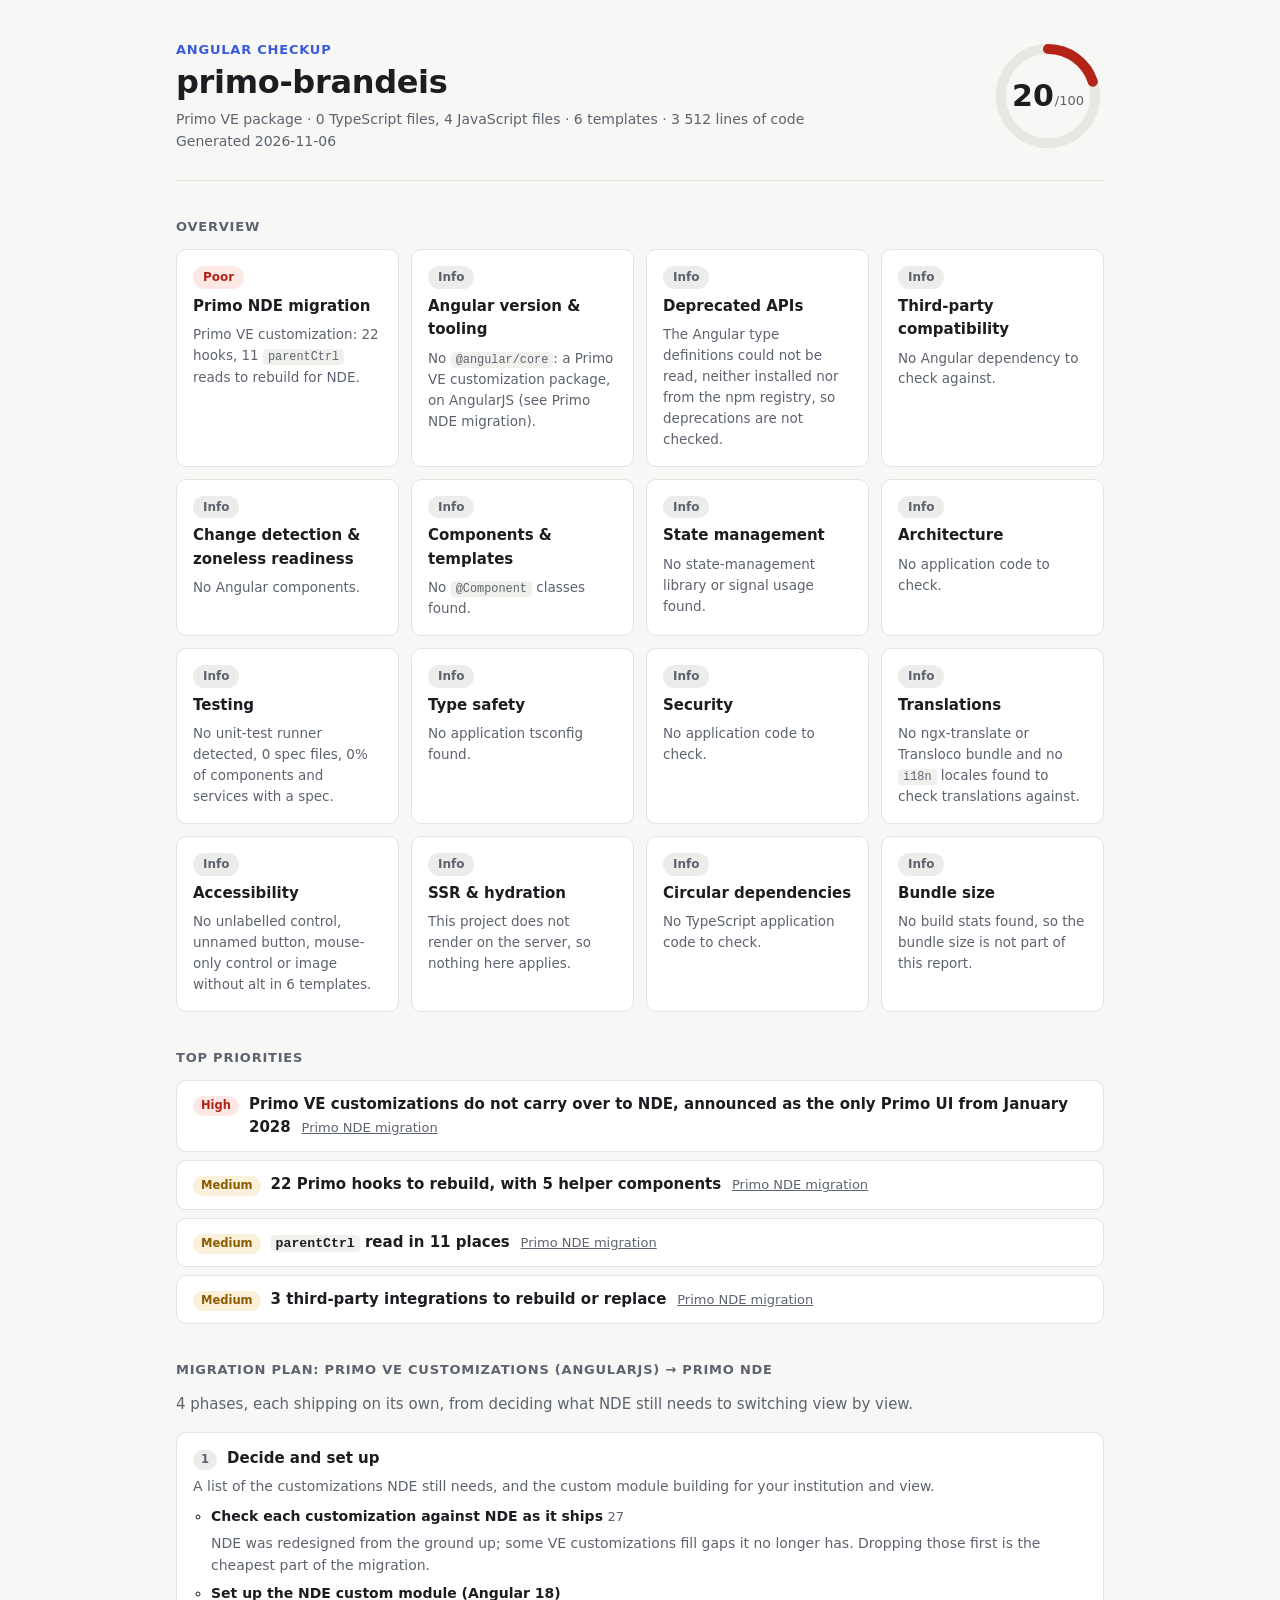
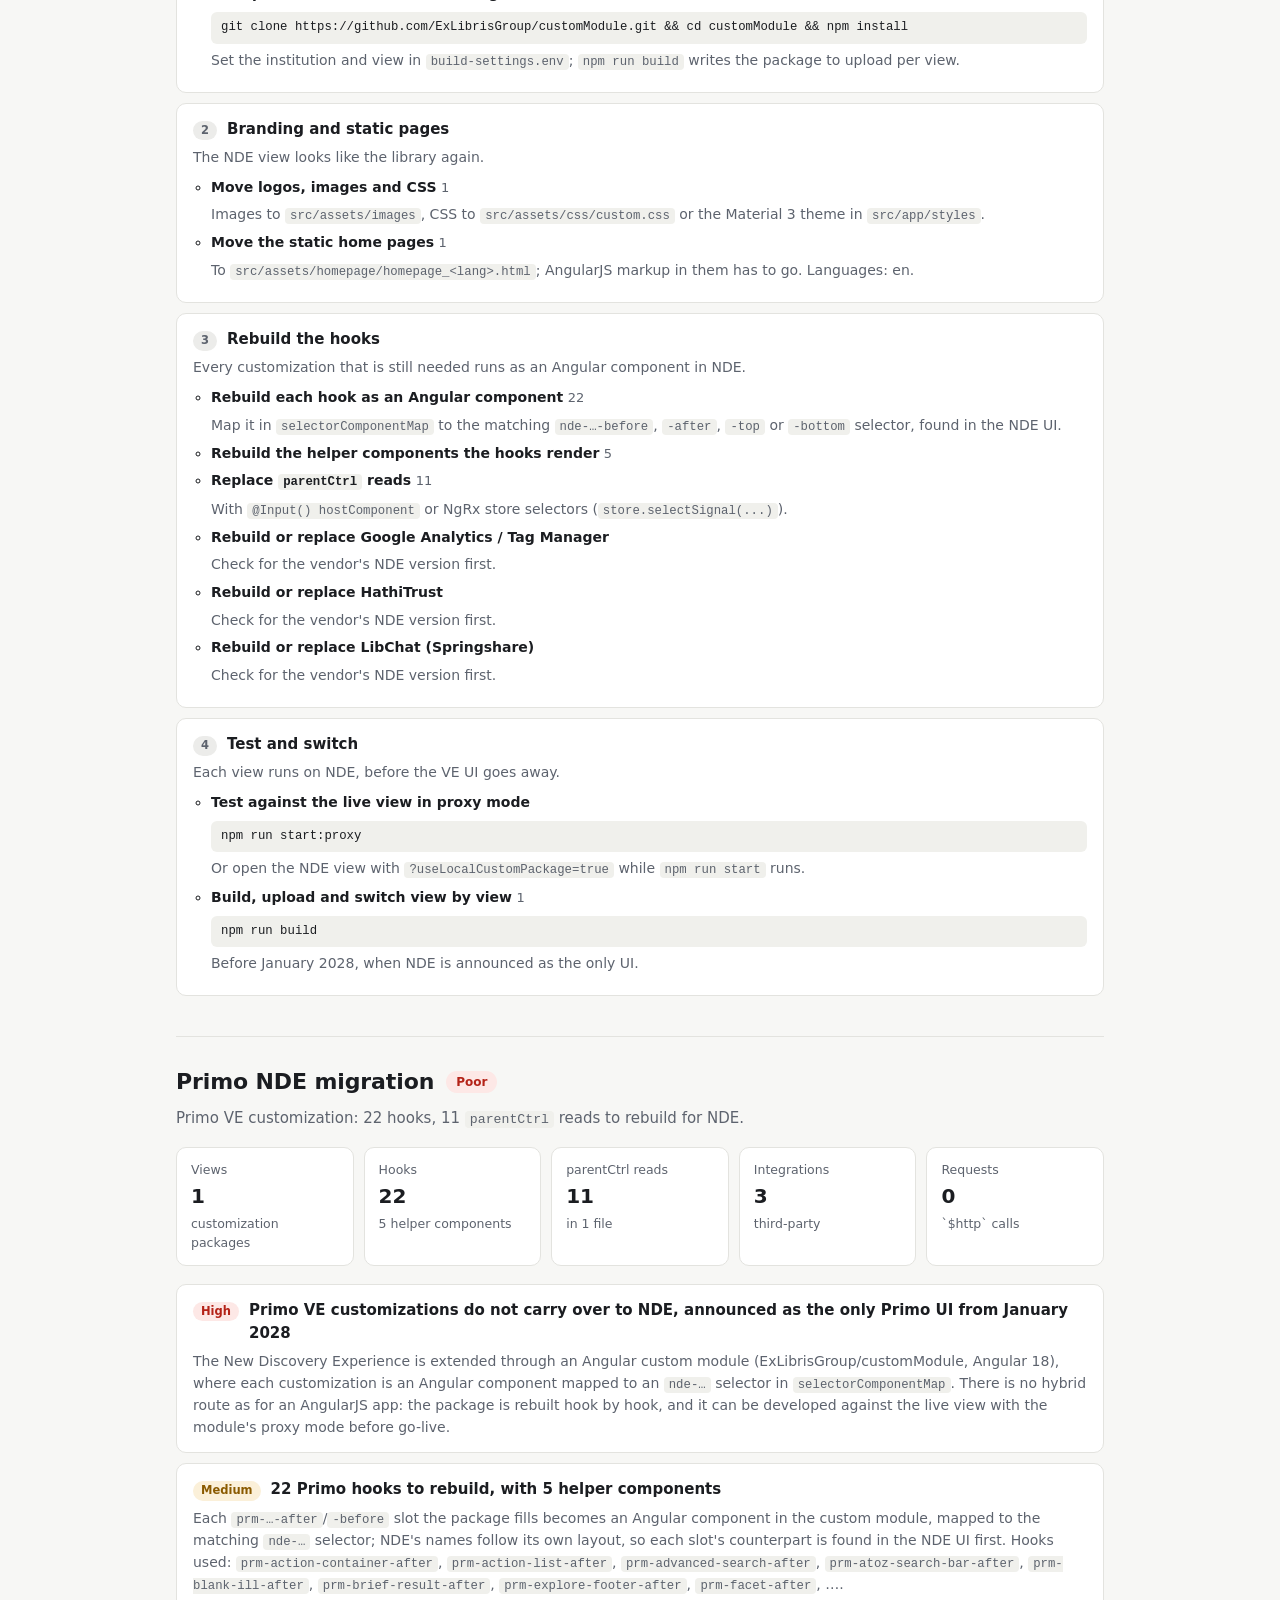
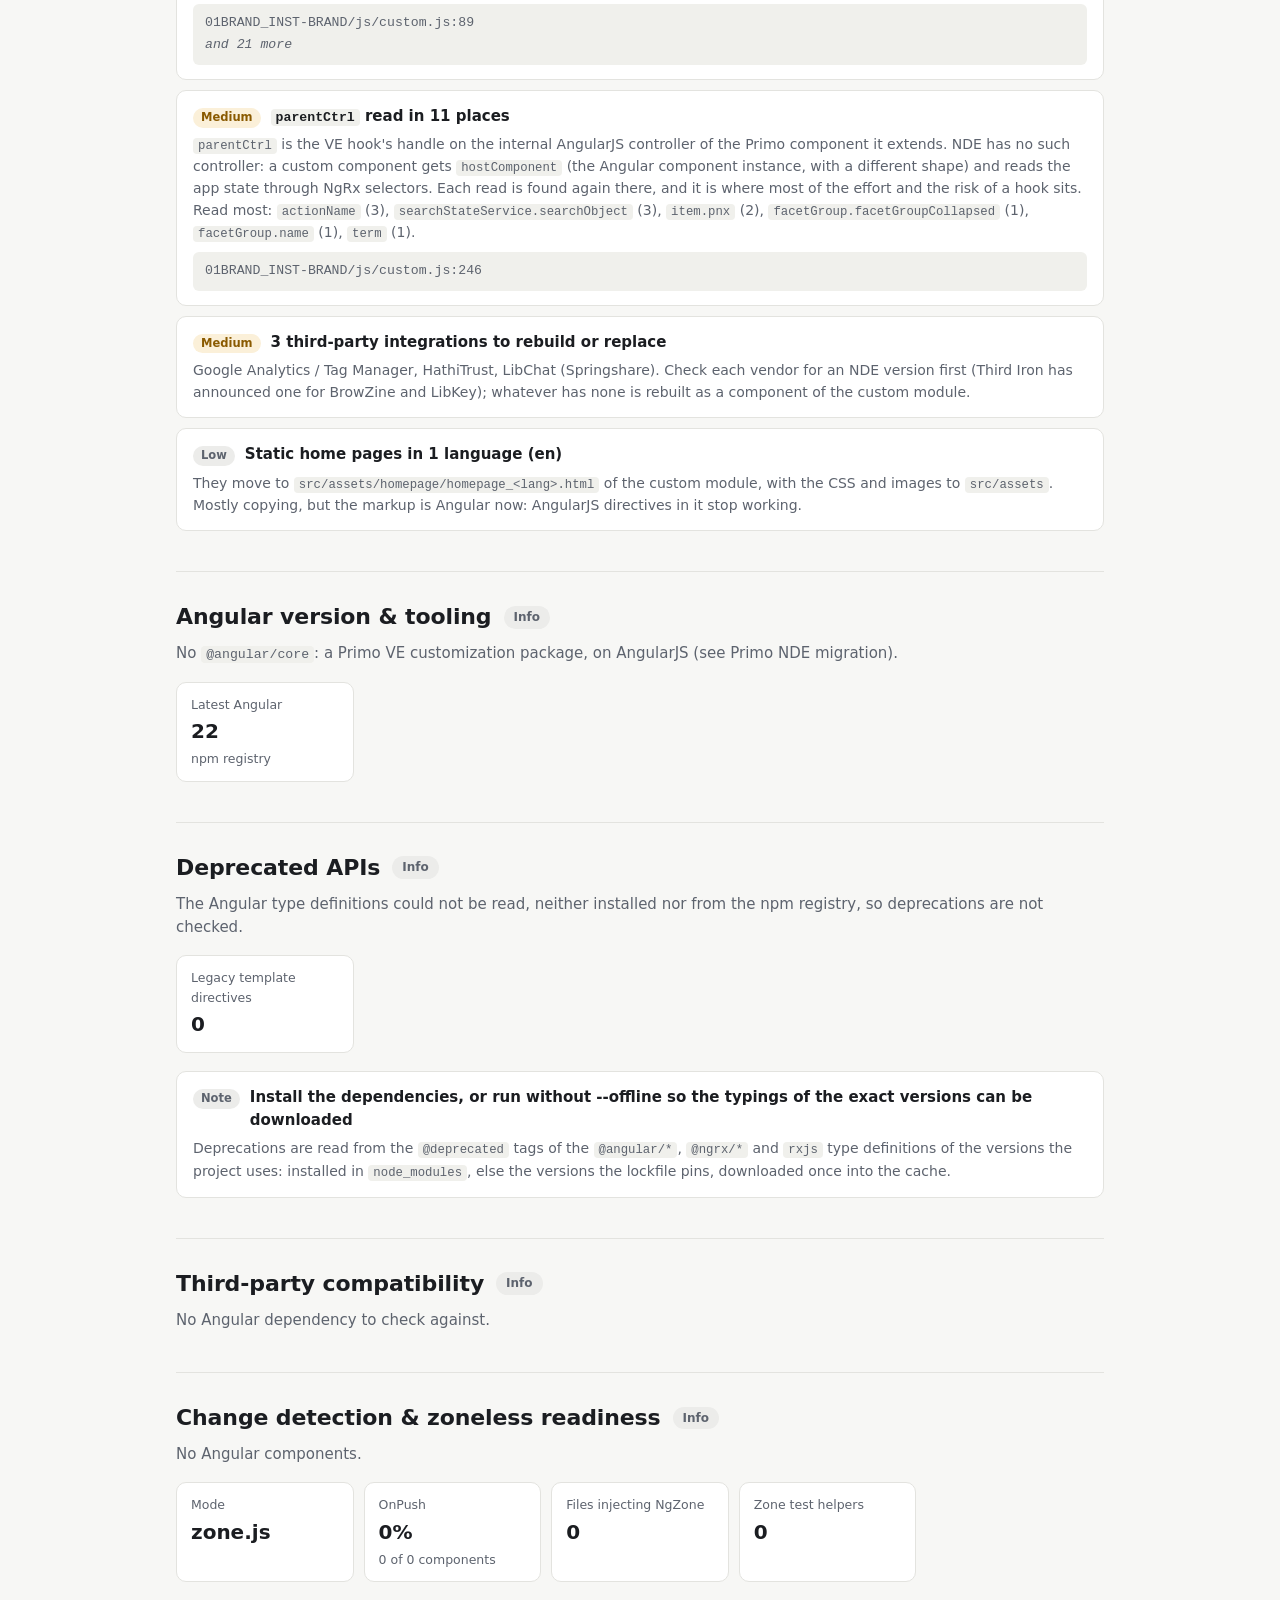
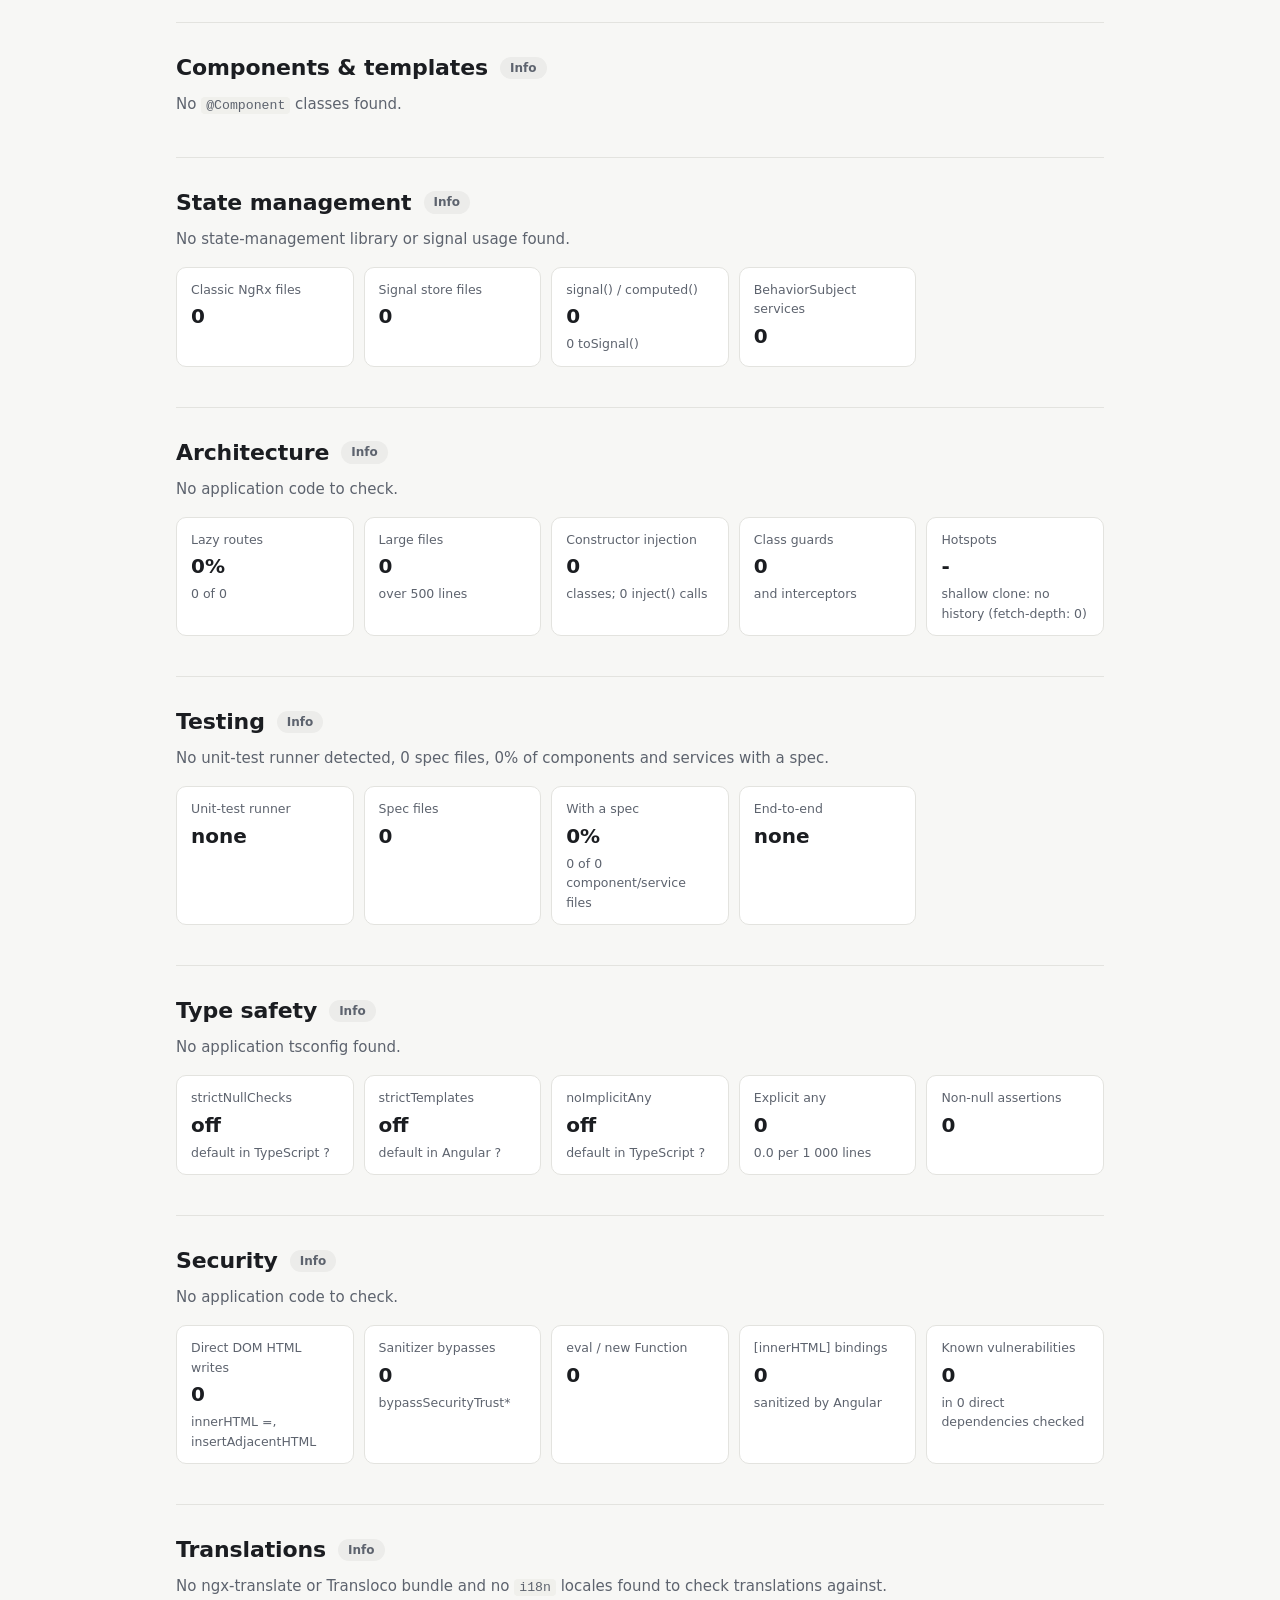
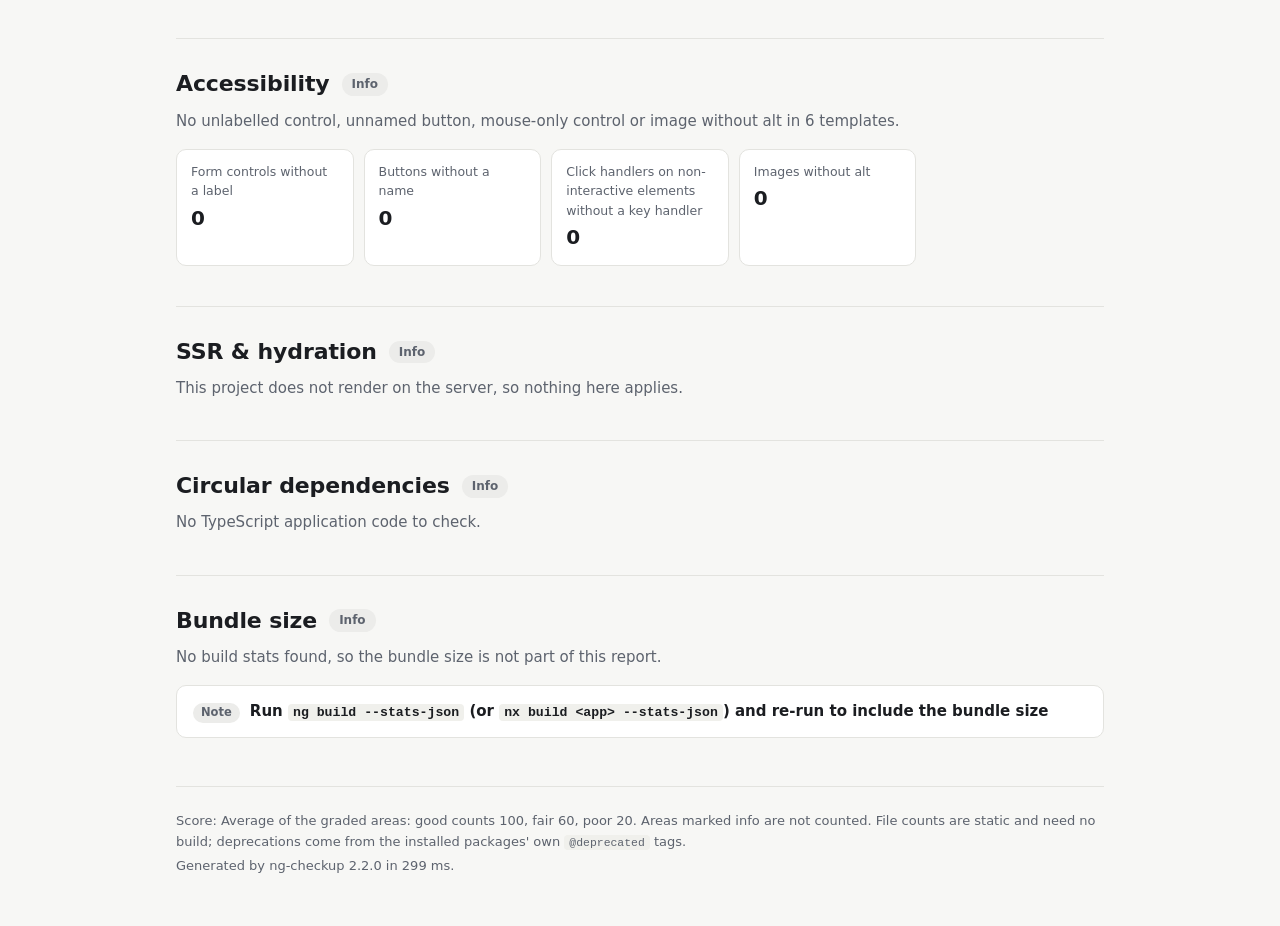
<file: ng-checkup/primo.html>
<!doctype html>
<html lang="en">
<head>
<meta charset="utf-8">
<meta name="viewport" content="width=device-width, initial-scale=1">
<meta name="generator" content="ng-checkup 2.2.0">
<title>Angular checkup: primo-brandeis</title>
<style>
:root {
  --bg: #f7f7f5; --surface: #ffffff; --text: #1b1d21; --muted: #5d636e; --border: #e3e3df; --code-bg: #f0f0ec;
  --good: #1f7a4d; --good-bg: #e3f3ea; --fair: #8a5a00; --fair-bg: #fbf0d9; --poor: #b42318; --poor-bg: #fde8e6; --info: #5d636e; --info-bg: #ececea;
  --accent: #3b5bdb; --ring-track: #e7e7e3;
  color-scheme: light;
}
@media (prefers-color-scheme: dark) {
  :root {
    --bg: #121316; --surface: #1b1d21; --text: #ececec; --muted: #9aa0aa; --border: #2c2f35; --code-bg: #25282e;
    --good: #5cc98f; --good-bg: #173326; --fair: #e8b54d; --fair-bg: #3a2d10; --poor: #f17a6e; --poor-bg: #3d1a17; --info: #9aa0aa; --info-bg: #2a2c31;
    --accent: #8ea6ff; --ring-track: #2c2f35;
    color-scheme: dark;
  }
}
* { box-sizing: border-box; }
body { margin: 0; background: var(--bg); color: var(--text); font: 15px/1.55 ui-sans-serif, system-ui, -apple-system, "Segoe UI", Roboto, "Helvetica Neue", Arial, sans-serif; -webkit-font-smoothing: antialiased; }
main { max-width: 960px; margin: 0 auto; padding: 40px 16px 56px; }
code, .files { font-family: ui-monospace, SFMono-Regular, Menlo, Consolas, monospace; font-size: 0.88em; }
code { background: var(--code-bg); padding: 1px 5px; border-radius: 4px; overflow-wrap: anywhere; }
a { color: inherit; }
.masthead { display: flex; justify-content: space-between; align-items: center; gap: 24px; padding-bottom: 28px; border-bottom: 1px solid var(--border); }
.eyebrow { margin: 0 0 4px; color: var(--accent); font-size: 13px; font-weight: 600; letter-spacing: 0.06em; text-transform: uppercase; }
h1 { margin: 0 0 8px; font-size: 32px; line-height: 1.15; letter-spacing: -0.01em; overflow-wrap: anywhere; }
.meta { margin: 0; color: var(--muted); font-size: 14px; }
.score { margin: 0; position: relative; width: 112px; height: 112px; flex: none; }
.score svg { display: block; }
.ring-track { fill: none; stroke: var(--ring-track); stroke-width: 9; }
.ring-value { fill: none; stroke-width: 9; stroke-linecap: round; }
.ring-value.grade-good { stroke: var(--good); } .ring-value.grade-fair { stroke: var(--fair); } .ring-value.grade-poor { stroke: var(--poor); }
.score figcaption { position: absolute; inset: 0; display: flex; align-items: center; justify-content: center; }
.score-value { font-size: 30px; font-weight: 700; font-variant-numeric: tabular-nums; }
.score-unit { color: var(--muted); font-size: 13px; margin-left: 1px; padding-top: 10px; }
.table-wrap { overflow-x: auto; background: var(--surface); border: 1px solid var(--border); border-radius: 10px; }
.projects { width: 100%; border-collapse: collapse; font-size: 14px; }
.projects th, .projects td { text-align: left; vertical-align: top; padding: 10px 14px; border-bottom: 1px solid var(--border); }
.projects tbody tr:last-child td { border-bottom: 0; }
.projects th { color: var(--muted); font-weight: 600; font-size: 12.5px; }
.projects .num { text-align: right; white-space: nowrap; }
.projects code { color: var(--muted); font-size: 12.5px; }
.projects .pill { margin: 0 4px 4px 0; }
.section-title { font-size: 13px; font-weight: 600; letter-spacing: 0.06em; text-transform: uppercase; color: var(--muted); margin: 36px 0 12px; }
.cards { display: grid; grid-template-columns: repeat(auto-fill, minmax(200px, 1fr)); gap: 12px; }
.card { display: flex; flex-direction: column; gap: 6px; padding: 16px; background: var(--surface); border: 1px solid var(--border); border-radius: 10px; text-decoration: none; transition: border-color 0.15s; }
.card:hover { border-color: var(--accent); }
.card strong { font-size: 15px; }
.card-summary { color: var(--muted); font-size: 13.5px; }
.pill, .chip { display: inline-block; width: fit-content; border-radius: 999px; font-size: 12px; font-weight: 600; padding: 2px 10px; }
.grade-good.pill { color: var(--good); background: var(--good-bg); } .grade-fair.pill { color: var(--fair); background: var(--fair-bg); }
.grade-poor.pill { color: var(--poor); background: var(--poor-bg); } .grade-info.pill { color: var(--info); background: var(--info-bg); }
.chip { flex: none; padding: 1px 8px; font-size: 11.5px; }
.sev-high { color: var(--poor); background: var(--poor-bg); } .sev-medium { color: var(--fair); background: var(--fair-bg); }
.sev-low, .sev-info { color: var(--info); background: var(--info-bg); }
.sev-good { color: var(--good); background: var(--good-bg); }
.steps { list-style: none; margin: 0; padding: 0; display: grid; gap: 10px; }
.step.before { margin-bottom: 10px; }
.step code.command { display: block; margin: 8px 0 0; padding: 6px 10px; border-radius: 6px; background: var(--code-bg); overflow-x: auto; white-space: nowrap; }
.requirements { display: flex; flex-wrap: wrap; gap: 6px; }
.req { font-size: 12.5px; padding: 2px 8px; border-radius: 999px; background: var(--info-bg); color: var(--info); }
.req-move { background: var(--fair-bg); color: var(--fair); }
.plan-items { margin: 8px 0 0; padding-left: 18px; color: var(--text); font-size: 14px; }
.plan-items li { margin: 6px 0; }
.plan-items p { margin: 2px 0 0; }
.plan-items .count { color: var(--muted); font-size: 13px; }
.priorities { margin: 0; padding: 0; list-style: none; display: grid; gap: 8px; counter-reset: priority; }
.priorities li { display: flex; gap: 10px; align-items: baseline; padding: 12px 16px; background: var(--surface); border: 1px solid var(--border); border-radius: 10px; }
.priorities .area { color: var(--muted); font-size: 13px; margin-left: 6px; white-space: nowrap; }
.check { margin-top: 40px; padding-top: 28px; border-top: 1px solid var(--border); }
.check-head { display: flex; align-items: center; gap: 12px; flex-wrap: wrap; }
.check-head h2 { margin: 0; font-size: 22px; letter-spacing: -0.005em; }
.check-summary { margin: 8px 0 16px; color: var(--muted); }
.metrics { display: grid; grid-template-columns: repeat(auto-fill, minmax(150px, 1fr)); gap: 10px; margin: 0 0 18px; }
.metric { padding: 12px 14px; background: var(--surface); border: 1px solid var(--border); border-radius: 10px; }
.metric dt { color: var(--muted); font-size: 12.5px; }
.metric dd { margin: 2px 0 0; font-size: 20px; font-weight: 650; font-variant-numeric: tabular-nums; overflow-wrap: anywhere; }
.metric dd.hint { font-size: 12.5px; font-weight: 400; color: var(--muted); }
.findings { list-style: none; margin: 0; padding: 0; display: grid; grid-template-columns: minmax(0, 1fr); gap: 10px; }
.finding { min-width: 0; padding: 14px 16px; background: var(--surface); border: 1px solid var(--border); border-radius: 10px; break-inside: avoid; }
.finding-head { display: flex; gap: 10px; align-items: baseline; }
.finding p { margin: 6px 0 0; color: var(--muted); font-size: 14px; }
.files { margin: 8px 0 0; padding: 8px 12px; list-style: none; background: var(--code-bg); border-radius: 6px; color: var(--muted); overflow-x: auto; }
.files li { white-space: nowrap; line-height: 1.7; }
.files .more { font-family: inherit; font-style: italic; }
footer { margin-top: 48px; padding-top: 20px; border-top: 1px solid var(--border); color: var(--muted); font-size: 13px; }
footer p { margin: 4px 0; }
@media (max-width: 600px) {
  main { padding-top: 24px; }
  .masthead { flex-direction: column-reverse; align-items: flex-start; }
  h1 { font-size: 26px; }
  .priorities li, .finding-head { flex-direction: column; gap: 6px; }
  .priorities .area { margin-left: 0; }
}
@media print {
  /* Printing from a dark-mode browser must still give black on white. */
  :root {
    --bg: #fff; --surface: #fff; --text: #1b1d21; --muted: #5d636e; --border: #e3e3df; --code-bg: #f0f0ec;
    --good: #1f7a4d; --good-bg: #e3f3ea; --fair: #8a5a00; --fair-bg: #fbf0d9; --poor: #b42318; --poor-bg: #fde8e6; --info: #5d636e; --info-bg: #ececea;
    --accent: #3b5bdb; --ring-track: #e7e7e3; color-scheme: light;
  }
  main { padding: 0; max-width: none; }
  .card:hover { border-color: var(--border); }
  .check { break-before: auto; }
}
</style>
</head>
<body>
<main>
  <header class="masthead">
    <div>
      <p class="eyebrow">Angular checkup</p>
      <h1>primo-brandeis</h1>
      <p class="meta">Primo VE package · 0 TypeScript files, 4 JavaScript files · 6 templates · 3 512 lines of code</p>
      <p class="meta">Generated 2026-11-06</p>
      
    </div>
    <figure class="score" aria-label="Score 20 out of 100">
      <svg viewBox="0 0 100 100" width="112" height="112" aria-hidden="true">
        <circle cx="50" cy="50" r="42" class="ring-track"/>
        <circle cx="50" cy="50" r="42" class="ring-value grade-poor" stroke-dasharray="52.8 263.9" transform="rotate(-90 50 50)"/>
      </svg>
      <figcaption><span class="score-value">20</span><span class="score-unit">/100</span></figcaption>
    </figure>
  </header>

  <section aria-labelledby="overview">
    <h2 id="overview" class="section-title">Overview</h2>
    <div class="cards">
      <a class="card" href="#primo-nde"><span class="pill grade-poor">Poor</span><strong>Primo NDE migration</strong><span class="card-summary">Primo VE customization: 22 hooks, 11 <code>parentCtrl</code> reads to rebuild for NDE.</span></a>
      <a class="card" href="#version"><span class="pill grade-info">Info</span><strong>Angular version &amp; tooling</strong><span class="card-summary">No <code>@angular/core</code>: a Primo VE customization package, on AngularJS (see Primo NDE migration).</span></a>
      <a class="card" href="#deprecated-apis"><span class="pill grade-info">Info</span><strong>Deprecated APIs</strong><span class="card-summary">The Angular type definitions could not be read, neither installed nor from the npm registry, so deprecations are not checked.</span></a>
      <a class="card" href="#dependencies"><span class="pill grade-info">Info</span><strong>Third-party compatibility</strong><span class="card-summary">No Angular dependency to check against.</span></a>
      <a class="card" href="#change-detection"><span class="pill grade-info">Info</span><strong>Change detection &amp; zoneless readiness</strong><span class="card-summary">No Angular components.</span></a>
      <a class="card" href="#components"><span class="pill grade-info">Info</span><strong>Components &amp; templates</strong><span class="card-summary">No <code>@Component</code> classes found.</span></a>
      <a class="card" href="#state"><span class="pill grade-info">Info</span><strong>State management</strong><span class="card-summary">No state-management library or signal usage found.</span></a>
      <a class="card" href="#architecture"><span class="pill grade-info">Info</span><strong>Architecture</strong><span class="card-summary">No application code to check.</span></a>
      <a class="card" href="#testing"><span class="pill grade-info">Info</span><strong>Testing</strong><span class="card-summary">No unit-test runner detected, 0 spec files, 0% of components and services with a spec.</span></a>
      <a class="card" href="#type-safety"><span class="pill grade-info">Info</span><strong>Type safety</strong><span class="card-summary">No application tsconfig found.</span></a>
      <a class="card" href="#security"><span class="pill grade-info">Info</span><strong>Security</strong><span class="card-summary">No application code to check.</span></a>
      <a class="card" href="#translations"><span class="pill grade-info">Info</span><strong>Translations</strong><span class="card-summary">No ngx-translate or Transloco bundle and no <code>i18n</code> locales found to check translations against.</span></a>
      <a class="card" href="#accessibility"><span class="pill grade-info">Info</span><strong>Accessibility</strong><span class="card-summary">No unlabelled control, unnamed button, mouse-only control or image without alt in 6 templates.</span></a>
      <a class="card" href="#ssr"><span class="pill grade-info">Info</span><strong>SSR &amp; hydration</strong><span class="card-summary">This project does not render on the server, so nothing here applies.</span></a>
      <a class="card" href="#circular-deps"><span class="pill grade-info">Info</span><strong>Circular dependencies</strong><span class="card-summary">No TypeScript application code to check.</span></a>
      <a class="card" href="#bundle"><span class="pill grade-info">Info</span><strong>Bundle size</strong><span class="card-summary">No build stats found, so the bundle size is not part of this report.</span></a>
    </div>
  </section>

  <section aria-labelledby="priorities">
    <h2 id="priorities" class="section-title">Top priorities</h2>
    <ol class="priorities">
      <li><span class="chip sev-high">High</span><span><strong>Primo VE customizations do not carry over to NDE, announced as the only Primo UI from January 2028</strong> <a href="#primo-nde" class="area">Primo NDE migration</a></span></li>
      <li><span class="chip sev-medium">Medium</span><span><strong>22 Primo hooks to rebuild, with 5 helper components</strong> <a href="#primo-nde" class="area">Primo NDE migration</a></span></li>
      <li><span class="chip sev-medium">Medium</span><span><strong><code>parentCtrl</code> read in 11 places</strong> <a href="#primo-nde" class="area">Primo NDE migration</a></span></li>
      <li><span class="chip sev-medium">Medium</span><span><strong>3 third-party integrations to rebuild or replace</strong> <a href="#primo-nde" class="area">Primo NDE migration</a></span></li>
    </ol>
  </section>

  

  

  <section aria-labelledby="migration-title">
    <h2 id="migration-title" class="section-title">Migration plan: Primo VE customizations (AngularJS) → Primo NDE</h2>
    <p class="check-summary">4 phases, each shipping on its own, from deciding what NDE still needs to switching view by view.</p>
    <ol class="steps">
      <li class="finding step">
        <div class="finding-head"><span class="chip sev-low">1</span><strong>Decide and set up</strong></div>
        <p class="requirements">A list of the customizations NDE still needs, and the custom module building for your institution and view.</p>
        <ul class="plan-items"><li><strong>Check each customization against NDE as it ships</strong> <span class="count">27</span><p>NDE was redesigned from the ground up; some VE customizations fill gaps it no longer has. Dropping those first is the cheapest part of the migration.</p></li><li><strong>Set up the NDE custom module (Angular 18)</strong><code class="command">git clone https://github.com/ExLibrisGroup/customModule.git &amp;&amp; cd customModule &amp;&amp; npm install</code><p>Set the institution and view in <code>build-settings.env</code>; <code>npm run build</code> writes the package to upload per view.</p></li></ul>
      </li>
      <li class="finding step">
        <div class="finding-head"><span class="chip sev-low">2</span><strong>Branding and static pages</strong></div>
        <p class="requirements">The NDE view looks like the library again.</p>
        <ul class="plan-items"><li><strong>Move logos, images and CSS</strong> <span class="count">1</span><p>Images to <code>src/assets/images</code>, CSS to <code>src/assets/css/custom.css</code> or the Material 3 theme in <code>src/app/styles</code>.</p></li><li><strong>Move the static home pages</strong> <span class="count">1</span><p>To <code>src/assets/homepage/homepage_&lt;lang&gt;.html</code>; AngularJS markup in them has to go. Languages: en.</p></li></ul>
      </li>
      <li class="finding step">
        <div class="finding-head"><span class="chip sev-low">3</span><strong>Rebuild the hooks</strong></div>
        <p class="requirements">Every customization that is still needed runs as an Angular component in NDE.</p>
        <ul class="plan-items"><li><strong>Rebuild each hook as an Angular component</strong> <span class="count">22</span><p>Map it in <code>selectorComponentMap</code> to the matching <code>nde-…-before</code>, <code>-after</code>, <code>-top</code> or <code>-bottom</code> selector, found in the NDE UI.</p></li><li><strong>Rebuild the helper components the hooks render</strong> <span class="count">5</span></li><li><strong>Replace <code>parentCtrl</code> reads</strong> <span class="count">11</span><p>With <code>@Input() hostComponent</code> or NgRx store selectors (<code>store.selectSignal(...)</code>).</p></li><li><strong>Rebuild or replace Google Analytics / Tag Manager</strong><p>Check for the vendor&#39;s NDE version first.</p></li><li><strong>Rebuild or replace HathiTrust</strong><p>Check for the vendor&#39;s NDE version first.</p></li><li><strong>Rebuild or replace LibChat (Springshare)</strong><p>Check for the vendor&#39;s NDE version first.</p></li></ul>
      </li>
      <li class="finding step">
        <div class="finding-head"><span class="chip sev-low">4</span><strong>Test and switch</strong></div>
        <p class="requirements">Each view runs on NDE, before the VE UI goes away.</p>
        <ul class="plan-items"><li><strong>Test against the live view in proxy mode</strong><code class="command">npm run start:proxy</code><p>Or open the NDE view with <code>?useLocalCustomPackage=true</code> while <code>npm run start</code> runs.</p></li><li><strong>Build, upload and switch view by view</strong> <span class="count">1</span><code class="command">npm run build</code><p>Before January 2028, when NDE is announced as the only UI.</p></li></ul>
      </li>
    </ol>
  </section>

  

  <section class="check" id="primo-nde" aria-labelledby="primo-nde-title">
    <div class="check-head">
      <h2 id="primo-nde-title">Primo NDE migration</h2>
      <span class="pill grade-poor">Poor</span>
    </div>
    <p class="check-summary">Primo VE customization: 22 hooks, 11 <code>parentCtrl</code> reads to rebuild for NDE.</p>
    <dl class="metrics">
      <div class="metric"><dt>Views</dt><dd>1</dd><dd class="hint">customization packages</dd></div>
      <div class="metric"><dt>Hooks</dt><dd>22</dd><dd class="hint">5 helper components</dd></div>
      <div class="metric"><dt>parentCtrl reads</dt><dd>11</dd><dd class="hint">in 1 file</dd></div>
      <div class="metric"><dt>Integrations</dt><dd>3</dd><dd class="hint">third-party</dd></div>
      <div class="metric"><dt>Requests</dt><dd>0</dd><dd class="hint">`$http` calls</dd></div>
    </dl>
    <ul class="findings">
      <li class="finding">
        <div class="finding-head"><span class="chip sev-high">High</span><strong>Primo VE customizations do not carry over to NDE, announced as the only Primo UI from January 2028</strong></div>
        <p>The New Discovery Experience is extended through an Angular custom module (ExLibrisGroup/customModule, Angular 18), where each customization is an Angular component mapped to an <code>nde-…</code> selector in <code>selectorComponentMap</code>. There is no hybrid route as for an AngularJS app: the package is rebuilt hook by hook, and it can be developed against the live view with the module&#39;s proxy mode before go-live.</p>
        
      </li>
      <li class="finding">
        <div class="finding-head"><span class="chip sev-medium">Medium</span><strong>22 Primo hooks to rebuild, with 5 helper components</strong></div>
        <p>Each <code>prm-…-after</code>/<code>-before</code> slot the package fills becomes an Angular component in the custom module, mapped to the matching <code>nde-…</code> selector; NDE&#39;s names follow its own layout, so each slot&#39;s counterpart is found in the NDE UI first. Hooks used: <code>prm-action-container-after</code>, <code>prm-action-list-after</code>, <code>prm-advanced-search-after</code>, <code>prm-atoz-search-bar-after</code>, <code>prm-blank-ill-after</code>, <code>prm-brief-result-after</code>, <code>prm-explore-footer-after</code>, <code>prm-facet-after</code>, ….</p>
        <ul class="files"><li>01BRAND_INST-BRAND/js/custom.js:89</li><li class="more">and 21 more</li></ul>
      </li>
      <li class="finding">
        <div class="finding-head"><span class="chip sev-medium">Medium</span><strong><code>parentCtrl</code> read in 11 places</strong></div>
        <p><code>parentCtrl</code> is the VE hook&#39;s handle on the internal AngularJS controller of the Primo component it extends. NDE has no such controller: a custom component gets <code>hostComponent</code> (the Angular component instance, with a different shape) and reads the app state through NgRx selectors. Each read is found again there, and it is where most of the effort and the risk of a hook sits. Read most: <code>actionName</code> (3), <code>searchStateService.searchObject</code> (3), <code>item.pnx</code> (2), <code>facetGroup.facetGroupCollapsed</code> (1), <code>facetGroup.name</code> (1), <code>term</code> (1).</p>
        <ul class="files"><li>01BRAND_INST-BRAND/js/custom.js:246</li></ul>
      </li>
      <li class="finding">
        <div class="finding-head"><span class="chip sev-medium">Medium</span><strong>3 third-party integrations to rebuild or replace</strong></div>
        <p>Google Analytics / Tag Manager, HathiTrust, LibChat (Springshare). Check each vendor for an NDE version first (Third Iron has announced one for BrowZine and LibKey); whatever has none is rebuilt as a component of the custom module.</p>
        
      </li>
      <li class="finding">
        <div class="finding-head"><span class="chip sev-low">Low</span><strong>Static home pages in 1 language (en)</strong></div>
        <p>They move to <code>src/assets/homepage/homepage_&lt;lang&gt;.html</code> of the custom module, with the CSS and images to <code>src/assets</code>. Mostly copying, but the markup is Angular now: AngularJS directives in it stop working.</p>
        
      </li>
    </ul>
  </section>
  <section class="check" id="version" aria-labelledby="version-title">
    <div class="check-head">
      <h2 id="version-title">Angular version &amp; tooling</h2>
      <span class="pill grade-info">Info</span>
    </div>
    <p class="check-summary">No <code>@angular/core</code>: a Primo VE customization package, on AngularJS (see Primo NDE migration).</p>
    <dl class="metrics">
      <div class="metric"><dt>Latest Angular</dt><dd>22</dd><dd class="hint">npm registry</dd></div>
    </dl>
    
  </section>
  <section class="check" id="deprecated-apis" aria-labelledby="deprecated-apis-title">
    <div class="check-head">
      <h2 id="deprecated-apis-title">Deprecated APIs</h2>
      <span class="pill grade-info">Info</span>
    </div>
    <p class="check-summary">The Angular type definitions could not be read, neither installed nor from the npm registry, so deprecations are not checked.</p>
    <dl class="metrics">
      <div class="metric"><dt>Legacy template directives</dt><dd>0</dd></div>
    </dl>
    <ul class="findings">
      <li class="finding">
        <div class="finding-head"><span class="chip sev-info">Note</span><strong>Install the dependencies, or run without --offline so the typings of the exact versions can be downloaded</strong></div>
        <p>Deprecations are read from the <code>@deprecated</code> tags of the <code>@angular/*</code>, <code>@ngrx/*</code> and <code>rxjs</code> type definitions of the versions the project uses: installed in <code>node_modules</code>, else the versions the lockfile pins, downloaded once into the cache.</p>
        
      </li>
    </ul>
  </section>
  <section class="check" id="dependencies" aria-labelledby="dependencies-title">
    <div class="check-head">
      <h2 id="dependencies-title">Third-party compatibility</h2>
      <span class="pill grade-info">Info</span>
    </div>
    <p class="check-summary">No Angular dependency to check against.</p>
    
    
  </section>
  <section class="check" id="change-detection" aria-labelledby="change-detection-title">
    <div class="check-head">
      <h2 id="change-detection-title">Change detection &amp; zoneless readiness</h2>
      <span class="pill grade-info">Info</span>
    </div>
    <p class="check-summary">No Angular components.</p>
    <dl class="metrics">
      <div class="metric"><dt>Mode</dt><dd>zone.js</dd></div>
      <div class="metric"><dt>OnPush</dt><dd>0%</dd><dd class="hint">0 of 0 components</dd></div>
      <div class="metric"><dt>Files injecting NgZone</dt><dd>0</dd></div>
      <div class="metric"><dt>Zone test helpers</dt><dd>0</dd></div>
    </dl>
    
  </section>
  <section class="check" id="components" aria-labelledby="components-title">
    <div class="check-head">
      <h2 id="components-title">Components &amp; templates</h2>
      <span class="pill grade-info">Info</span>
    </div>
    <p class="check-summary">No <code>@Component</code> classes found.</p>
    
    
  </section>
  <section class="check" id="state" aria-labelledby="state-title">
    <div class="check-head">
      <h2 id="state-title">State management</h2>
      <span class="pill grade-info">Info</span>
    </div>
    <p class="check-summary">No state-management library or signal usage found.</p>
    <dl class="metrics">
      <div class="metric"><dt>Classic NgRx files</dt><dd>0</dd></div>
      <div class="metric"><dt>Signal store files</dt><dd>0</dd></div>
      <div class="metric"><dt>signal() / computed()</dt><dd>0</dd><dd class="hint">0 toSignal()</dd></div>
      <div class="metric"><dt>BehaviorSubject services</dt><dd>0</dd></div>
    </dl>
    
  </section>
  <section class="check" id="architecture" aria-labelledby="architecture-title">
    <div class="check-head">
      <h2 id="architecture-title">Architecture</h2>
      <span class="pill grade-info">Info</span>
    </div>
    <p class="check-summary">No application code to check.</p>
    <dl class="metrics">
      <div class="metric"><dt>Lazy routes</dt><dd>0%</dd><dd class="hint">0 of 0</dd></div>
      <div class="metric"><dt>Large files</dt><dd>0</dd><dd class="hint">over 500 lines</dd></div>
      <div class="metric"><dt>Constructor injection</dt><dd>0</dd><dd class="hint">classes; 0 inject() calls</dd></div>
      <div class="metric"><dt>Class guards</dt><dd>0</dd><dd class="hint">and interceptors</dd></div>
      <div class="metric"><dt>Hotspots</dt><dd>-</dd><dd class="hint">shallow clone: no history (fetch-depth: 0)</dd></div>
    </dl>
    
  </section>
  <section class="check" id="testing" aria-labelledby="testing-title">
    <div class="check-head">
      <h2 id="testing-title">Testing</h2>
      <span class="pill grade-info">Info</span>
    </div>
    <p class="check-summary">No unit-test runner detected, 0 spec files, 0% of components and services with a spec.</p>
    <dl class="metrics">
      <div class="metric"><dt>Unit-test runner</dt><dd>none</dd></div>
      <div class="metric"><dt>Spec files</dt><dd>0</dd></div>
      <div class="metric"><dt>With a spec</dt><dd>0%</dd><dd class="hint">0 of 0 component/service files</dd></div>
      <div class="metric"><dt>End-to-end</dt><dd>none</dd></div>
    </dl>
    
  </section>
  <section class="check" id="type-safety" aria-labelledby="type-safety-title">
    <div class="check-head">
      <h2 id="type-safety-title">Type safety</h2>
      <span class="pill grade-info">Info</span>
    </div>
    <p class="check-summary">No application tsconfig found.</p>
    <dl class="metrics">
      <div class="metric"><dt>strictNullChecks</dt><dd>off</dd><dd class="hint">default in TypeScript ?</dd></div>
      <div class="metric"><dt>strictTemplates</dt><dd>off</dd><dd class="hint">default in Angular ?</dd></div>
      <div class="metric"><dt>noImplicitAny</dt><dd>off</dd><dd class="hint">default in TypeScript ?</dd></div>
      <div class="metric"><dt>Explicit any</dt><dd>0</dd><dd class="hint">0.0 per 1 000 lines</dd></div>
      <div class="metric"><dt>Non-null assertions</dt><dd>0</dd></div>
    </dl>
    
  </section>
  <section class="check" id="security" aria-labelledby="security-title">
    <div class="check-head">
      <h2 id="security-title">Security</h2>
      <span class="pill grade-info">Info</span>
    </div>
    <p class="check-summary">No application code to check.</p>
    <dl class="metrics">
      <div class="metric"><dt>Direct DOM HTML writes</dt><dd>0</dd><dd class="hint">innerHTML =, insertAdjacentHTML</dd></div>
      <div class="metric"><dt>Sanitizer bypasses</dt><dd>0</dd><dd class="hint">bypassSecurityTrust*</dd></div>
      <div class="metric"><dt>eval / new Function</dt><dd>0</dd></div>
      <div class="metric"><dt>[innerHTML] bindings</dt><dd>0</dd><dd class="hint">sanitized by Angular</dd></div>
      <div class="metric"><dt>Known vulnerabilities</dt><dd>0</dd><dd class="hint">in 0 direct dependencies checked</dd></div>
    </dl>
    
  </section>
  <section class="check" id="translations" aria-labelledby="translations-title">
    <div class="check-head">
      <h2 id="translations-title">Translations</h2>
      <span class="pill grade-info">Info</span>
    </div>
    <p class="check-summary">No ngx-translate or Transloco bundle and no <code>i18n</code> locales found to check translations against.</p>
    
    
  </section>
  <section class="check" id="accessibility" aria-labelledby="accessibility-title">
    <div class="check-head">
      <h2 id="accessibility-title">Accessibility</h2>
      <span class="pill grade-info">Info</span>
    </div>
    <p class="check-summary">No unlabelled control, unnamed button, mouse-only control or image without alt in 6 templates.</p>
    <dl class="metrics">
      <div class="metric"><dt>Form controls without a label</dt><dd>0</dd></div>
      <div class="metric"><dt>Buttons without a name</dt><dd>0</dd></div>
      <div class="metric"><dt>Click handlers on non-interactive elements without a key handler</dt><dd>0</dd></div>
      <div class="metric"><dt>Images without alt</dt><dd>0</dd></div>
    </dl>
    
  </section>
  <section class="check" id="ssr" aria-labelledby="ssr-title">
    <div class="check-head">
      <h2 id="ssr-title">SSR &amp; hydration</h2>
      <span class="pill grade-info">Info</span>
    </div>
    <p class="check-summary">This project does not render on the server, so nothing here applies.</p>
    
    
  </section>
  <section class="check" id="circular-deps" aria-labelledby="circular-deps-title">
    <div class="check-head">
      <h2 id="circular-deps-title">Circular dependencies</h2>
      <span class="pill grade-info">Info</span>
    </div>
    <p class="check-summary">No TypeScript application code to check.</p>
    
    
  </section>
  <section class="check" id="bundle" aria-labelledby="bundle-title">
    <div class="check-head">
      <h2 id="bundle-title">Bundle size</h2>
      <span class="pill grade-info">Info</span>
    </div>
    <p class="check-summary">No build stats found, so the bundle size is not part of this report.</p>
    
    <ul class="findings">
      <li class="finding">
        <div class="finding-head"><span class="chip sev-info">Note</span><strong>Run <code>ng build --stats-json</code> (or <code>nx build &lt;app&gt; --stats-json</code>) and re-run to include the bundle size</strong></div>
        
        
      </li>
    </ul>
  </section>

  <footer>
    <p>Score: Average of the graded areas: good counts 100, fair 60, poor 20. Areas marked info are not counted. File counts are static and need no build; deprecations come from the installed packages' own <code>@deprecated</code> tags.</p>
    <p>Generated by ng-checkup 2.2.0 in 299 ms.</p>
  </footer>
</main>
</body>
</html>
</file>
<file: ng-toast/toast-material.css>
/*
 * @stefankuburovic/ng-toast, MIT.
 *
 * A theme that follows Angular Material 3: load it after toast.css. It only sets the
 * --ng-toast-* variables toast.css reads, from the --mat-sys-* system variables that
 * `@include mat.theme(…)` puts on the page, so the toasts take the app's colors, shape, type and
 * light or dark mode the way MatSnackBar does. Each variable falls back to the M3 baseline for a
 * page without a Material theme.
 *
 * Like the snack bar, toasts sit on the inverse surface, with the icon and actions in the inverse
 * primary color; an error sits on the error container, so it stands out.
 */
.overlay-container {
  --ng-toast-bg: var(--mat-sys-inverse-surface, #322F35);
  --ng-toast-color: var(--mat-sys-inverse-on-surface, #F5EFF7);
  --ng-toast-success-bg: var(--ng-toast-bg);
  --ng-toast-info-bg: var(--ng-toast-bg);
  --ng-toast-warning-bg: var(--ng-toast-bg);
  --ng-toast-loading-bg: var(--ng-toast-bg);
  --ng-toast-error-bg: var(--mat-sys-error-container, #F9DEDC);
  --ng-toast-error-color: var(--mat-sys-on-error-container, #410E0B);
  --ng-toast-icon-color: var(--mat-sys-inverse-primary, #D0BCFF);

  --ng-toast-radius: var(--mat-sys-corner-extra-small, 4px);
  --ng-toast-shadow: var(--mat-sys-level3, 0 1px 3px rgba(0, 0, 0, 0.3), 0 4px 8px 3px rgba(0, 0, 0, 0.15));
  --ng-toast-shadow-hover: var(--mat-sys-level4, 0 2px 3px rgba(0, 0, 0, 0.3), 0 6px 10px 4px rgba(0, 0, 0, 0.15));
  --ng-toast-font: var(--mat-sys-body-medium, 400 0.875rem / 1.25rem Roboto, sans-serif);
  --ng-toast-title-font: var(--mat-sys-title-small, 500 0.875rem / 1.25rem Roboto, sans-serif);
  --ng-toast-title-weight: 500;
  --ng-toast-width: 344px;
  --ng-toast-padding: 14px 16px 14px 52px;
  --ng-toast-gap: 8px;

  /* the text color of the toast it is on, which differs for an error */
  --ng-toast-close-color: currentColor;
  --ng-toast-close-hover-color: currentColor;
  --ng-toast-close-shadow: none;
  --ng-toast-link-color: var(--mat-sys-inverse-primary, #D0BCFF);
  --ng-toast-link-hover-color: var(--ng-toast-link-color);

  /* text buttons, like the snack bar's action */
  --ng-toast-action-border: 0;
  --ng-toast-action-radius: var(--mat-sys-corner-full, 9999px);
  --ng-toast-action-padding: 6px 12px;
  --ng-toast-action-color: var(--mat-sys-inverse-primary, #D0BCFF);
  --ng-toast-action-font: var(--mat-sys-label-large, 500 0.875rem / 1.25rem Roboto, sans-serif);
  --ng-toast-action-weight: 500;
  --ng-toast-action-hover-bg: color-mix(in srgb, currentColor 8%, transparent);
  --ng-toast-action-primary-bg: var(--mat-sys-inverse-primary, #D0BCFF);
  --ng-toast-action-primary-color: var(--mat-sys-primary, #6750A4);
  --ng-toast-action-primary-hover-bg: color-mix(in srgb, var(--ng-toast-action-primary-bg) 92%, var(--ng-toast-action-primary-color));

  --ng-toast-progress-color: var(--mat-sys-inverse-primary, #D0BCFF);
  --ng-toast-progress-opacity: 1;
  --ng-toast-progress-height: 3px;
}

/* on the error container, the icon, actions and bar take its own color */
.overlay-container .toast-error {
  --ng-toast-icon-color: var(--mat-sys-error, #B3261E);
  --ng-toast-action-color: var(--mat-sys-error, #B3261E);
  --ng-toast-progress-color: var(--mat-sys-error, #B3261E);
  --ng-toast-link-color: var(--mat-sys-error, #B3261E);
}
</file>
<file: ng-toast/styles-OKRGSFIU.css>
.toast-center-center{top:50%;left:50%;transform:translate(-50%,-50%)}.toast-top-center{top:0;right:0;width:100%}.toast-bottom-center{bottom:0;right:0;width:100%}.toast-top-full-width{top:0;right:0;width:100%}.toast-bottom-full-width{bottom:0;right:0;width:100%}.toast-top-left{top:var(--ng-toast-offset, 12px);left:var(--ng-toast-offset, 12px)}.toast-top-right{top:var(--ng-toast-offset, 12px);right:var(--ng-toast-offset, 12px)}.toast-bottom-right{right:var(--ng-toast-offset, 12px);bottom:var(--ng-toast-offset, 12px)}.toast-bottom-left{bottom:var(--ng-toast-offset, 12px);left:var(--ng-toast-offset, 12px)}.toast-title{font:var(--ng-toast-title-font, inherit);font-weight:var(--ng-toast-title-weight, bold)}.toast-message{word-wrap:break-word}.toast-message a,.toast-message label{color:var(--ng-toast-link-color, #FFFFFF)}.toast-message a:hover{color:var(--ng-toast-link-hover-color, #CCCCCC);text-decoration:none}.toast-close-button{position:relative;right:-.3em;top:-.3em;float:right;font-size:20px;font-weight:700;color:var(--ng-toast-close-color, #FFFFFF);text-shadow:var(--ng-toast-close-shadow, 0 1px 0 #ffffff)}.toast-close-button:hover,.toast-close-button:focus{color:var(--ng-toast-close-hover-color, #000000);text-decoration:none;cursor:pointer;opacity:.4}button.toast-close-button{padding:0;cursor:pointer;background:transparent;border:0}.toast-container{pointer-events:none;position:fixed;z-index:var(--ng-toast-z-index, 999999)}.toast-container *{box-sizing:border-box}.toast-container .ng-toast{position:relative;overflow:hidden;margin:0 0 var(--ng-toast-gap, 6px);padding:var(--ng-toast-padding, 15px 15px 15px 50px);width:var(--ng-toast-width, 300px);border-radius:var(--ng-toast-radius, 3px);box-shadow:var(--ng-toast-shadow, 0 0 12px #999999);font:var(--ng-toast-font, inherit);touch-action:pan-y;transition:translate .2s ease}.toast-container .ng-toast:hover{box-shadow:var(--ng-toast-shadow-hover, 0 0 12px #000000);opacity:1;cursor:pointer}.toast-container .toast-success:before,.toast-container .toast-error:before,.toast-container .toast-info:before,.toast-container .toast-warning:before{content:"";position:absolute;top:50%;left:15px;width:24px;height:24px;margin-top:-12px;background-color:var(--ng-toast-icon-color, currentColor);-webkit-mask:var(--ng-toast-icon) center / contain no-repeat;mask:var(--ng-toast-icon) center / contain no-repeat}.toast-info{--ng-toast-icon: url("data:image/svg+xml,%3Csvg xmlns='http://www.w3.org/2000/svg' viewBox='0 0 512 512' width='512' height='512'%3E%3Cpath fill='rgb(255,255,255)' d='M256 8C119.043 8 8 119.083 8 256c0 136.997 111.043 248 248 248s248-111.003 248-248C504 119.083 392.957 8 256 8zm0 110c23.196 0 42 18.804 42 42s-18.804 42-42 42-42-18.804-42-42 18.804-42 42-42zm56 254c0 6.627-5.373 12-12 12h-88c-6.627 0-12-5.373-12-12v-24c0-6.627 5.373-12 12-12h12v-64h-12c-6.627 0-12-5.373-12-12v-24c0-6.627 5.373-12 12-12h64c6.627 0 12 5.373 12 12v100h12c6.627 0 12 5.373 12 12v24z'/%3E%3C/svg%3E")}.toast-error{--ng-toast-icon: url("data:image/svg+xml,%3Csvg xmlns='http://www.w3.org/2000/svg' viewBox='0 0 512 512' width='512' height='512'%3E%3Cpath fill='rgb(255,255,255)' d='M256 8C119 8 8 119 8 256s111 248 248 248 248-111 248-248S393 8 256 8zm121.6 313.1c4.7 4.7 4.7 12.3 0 17L338 377.6c-4.7 4.7-12.3 4.7-17 0L256 312l-65.1 65.6c-4.7 4.7-12.3 4.7-17 0L134.4 338c-4.7-4.7-4.7-12.3 0-17l65.6-65-65.6-65.1c-4.7-4.7-4.7-12.3 0-17l39.6-39.6c4.7-4.7 12.3-4.7 17 0l65 65.7 65.1-65.6c4.7-4.7 12.3-4.7 17 0l39.6 39.6c4.7 4.7 4.7 12.3 0 17L312 256l65.6 65.1z'/%3E%3C/svg%3E")}.toast-success{--ng-toast-icon: url("data:image/svg+xml,%3Csvg xmlns='http://www.w3.org/2000/svg' viewBox='0 0 512 512' width='512' height='512'%3E%3Cpath fill='rgb(255,255,255)' d='M173.898 439.404l-166.4-166.4c-9.997-9.997-9.997-26.206 0-36.204l36.203-36.204c9.997-9.998 26.207-9.998 36.204 0L192 312.69 432.095 72.596c9.997-9.997 26.207-9.997 36.204 0l36.203 36.204c9.997 9.997 9.997 26.206 0 36.204l-294.4 294.401c-9.998 9.997-26.207 9.997-36.204-.001z'/%3E%3C/svg%3E")}.toast-warning{--ng-toast-icon: url("data:image/svg+xml,%3Csvg xmlns='http://www.w3.org/2000/svg' viewBox='0 0 576 512' width='576' height='512'%3E%3Cpath fill='rgb(255,255,255)' d='M569.517 440.013C587.975 472.007 564.806 512 527.94 512H48.054c-36.937 0-59.999-40.055-41.577-71.987L246.423 23.985c18.467-32.009 64.72-31.951 83.154 0l239.94 416.028zM288 354c-25.405 0-46 20.595-46 46s20.595 46 46 46 46-20.595 46-46-20.595-46-46-46zm-43.673-165.346l7.418 136c.347 6.364 5.609 11.346 11.982 11.346h48.546c6.373 0 11.635-4.982 11.982-11.346l7.418-136c.375-6.874-5.098-12.654-11.982-12.654h-63.383c-6.884 0-12.356 5.78-11.981 12.654z'/%3E%3C/svg%3E")}.toast-container.toast-top-center .ng-toast,.toast-container.toast-bottom-center .ng-toast{width:var(--ng-toast-width, 300px);margin-left:auto;margin-right:auto}.toast-container.toast-top-full-width .ng-toast,.toast-container.toast-bottom-full-width .ng-toast{width:96%;margin-left:auto;margin-right:auto}.ng-toast{background-color:var(--ng-toast-bg, #030303);color:var(--ng-toast-color, #FFFFFF);pointer-events:auto}.toast-success{background-color:var(--ng-toast-success-bg, #51A351);color:var(--ng-toast-success-color, var(--ng-toast-color, #FFFFFF))}.toast-error{background-color:var(--ng-toast-error-bg, #BD362F);color:var(--ng-toast-error-color, var(--ng-toast-color, #FFFFFF))}.toast-info{background-color:var(--ng-toast-info-bg, #2F96B4);color:var(--ng-toast-info-color, var(--ng-toast-color, #FFFFFF))}.toast-warning{background-color:var(--ng-toast-warning-bg, #F89406);color:var(--ng-toast-warning-color, var(--ng-toast-color, #FFFFFF))}.toast-loading{background-color:var(--ng-toast-loading-bg, #2F96B4);color:var(--ng-toast-loading-color, var(--ng-toast-color, #FFFFFF))}.toast-container .toast-loading:before{content:"";position:absolute;top:50%;left:17px;width:20px;height:20px;margin-top:-10px;border:3px solid transparent;border-top-color:var(--ng-toast-icon-color, currentColor);border-radius:50%;animation:ng-toast-spin .8s linear infinite}.toast-container .toast-loading:after{content:"";position:absolute;top:50%;left:17px;width:20px;height:20px;margin-top:-10px;border:3px solid var(--ng-toast-icon-color, currentColor);border-radius:50%;opacity:.35}@keyframes ng-toast-spin{to{transform:rotate(360deg)}}.toast-actions{display:flex;justify-content:flex-end;gap:8px;margin-top:8px}.toast-action{padding:var(--ng-toast-action-padding, 4px 10px);border:var(--ng-toast-action-border, 1px solid rgba(255, 255, 255, .6));border-radius:var(--ng-toast-action-radius, 3px);background:var(--ng-toast-action-bg, transparent);color:var(--ng-toast-action-color, inherit);font:var(--ng-toast-action-font, inherit);font-weight:var(--ng-toast-action-weight, bold);cursor:pointer}.toast-action:hover,.toast-action:focus-visible{background:var(--ng-toast-action-hover-bg, rgba(255, 255, 255, .2))}.toast-action.toast-action-primary{border-color:transparent;background:var(--ng-toast-action-primary-bg, rgba(255, 255, 255, .9));color:var(--ng-toast-action-primary-color, #222222)}.toast-action.toast-action-primary:hover,.toast-action.toast-action-primary:focus-visible{background:var(--ng-toast-action-primary-hover-bg, #FFFFFF)}.toast-progress{position:absolute;left:0;bottom:0;width:100%;height:var(--ng-toast-progress-height, 4px);background-color:var(--ng-toast-progress-color, #000000);opacity:var(--ng-toast-progress-opacity, .4);transform-origin:left;animation:ng-toast-progress linear forwards}.toast-progress-increasing{animation-direction:reverse}.toast-paused .toast-progress{animation-play-state:paused}@keyframes ng-toast-progress{0%{transform:scaleX(1)}to{transform:scaleX(0)}}.toast-container.toast-stacked{display:grid}.toast-container.toast-stacked>.ng-toast{grid-area:1 / 1;align-self:start;margin-top:0;margin-bottom:0;z-index:calc(1000 - var(--toast-index, 0));transform-origin:50% 100%;transform:translateY(calc(var(--toast-offset, 0px) + var(--toast-index, 0) * var(--ng-toast-gap, 6px)));transition:transform var(--ng-toast-stack-time, .3s) ease,opacity var(--ng-toast-stack-time, .3s) ease,translate .2s ease}.toast-container.toast-stacked:not(:hover):not(:focus-within)>.ng-toast{max-height:var(--toast-front-height, none);transform:translateY(calc(var(--toast-front-height, 0px) - min(var(--toast-height, 0px),var(--toast-front-height, 0px)) + var(--toast-index, 0) * var(--ng-toast-stack-offset, 10px))) scale(calc(1 - var(--toast-index, 0) * var(--ng-toast-stack-scale, .05)));opacity:clamp(0,var(--ng-toast-stack-visible, 3) - var(--toast-index, 0),1)}.toast-container.toast-stacked>.ng-toast>*{transition:opacity var(--ng-toast-stack-time, .3s) ease}.toast-container.toast-stacked:not(:hover):not(:focus-within)>.ng-toast>*{opacity:calc(1 - min(var(--toast-index, 0),1))}.toast-container.toast-stacked[class*=toast-bottom]>.ng-toast{align-self:end;transform-origin:50% 0;transform:translateY(calc(-1 * (var(--toast-offset, 0px) + var(--toast-index, 0) * var(--ng-toast-gap, 6px))))}.toast-container.toast-stacked[class*=toast-bottom]:not(:hover):not(:focus-within)>.ng-toast{transform:translateY(calc(min(var(--toast-height, 0px),var(--toast-front-height, 0px)) - var(--toast-front-height, 0px) - var(--toast-index, 0) * var(--ng-toast-stack-offset, 10px))) scale(calc(1 - var(--toast-index, 0) * var(--ng-toast-stack-scale, .05)))}.toast-container.toast-stacked:after{content:"";position:absolute;left:0;right:0;top:0;height:calc(var(--toast-stack-height, 0px) + (var(--toast-count, 1) - 1) * var(--ng-toast-gap, 6px));pointer-events:none}.toast-container.toast-stacked[class*=toast-bottom]:after{top:auto;bottom:0}.toast-container.toast-stacked:hover:after{pointer-events:auto}@media(prefers-reduced-motion:reduce){.toast-container.toast-stacked>.ng-toast{transition:none}}.toast-container .ng-toast.toast-swiping{transition:none;cursor:grabbing}@media(prefers-reduced-motion:reduce){.toast-container .ng-toast{transition:none}.toast-container .toast-loading:before{animation-duration:2.4s}}.toast-container .toast-in{animation:ng-toast-fade var(--toast-ease-time, .3s) ease-in}.toast-container .toast-out{animation:ng-toast-fade var(--toast-ease-time, .3s) ease-in reverse forwards}@keyframes ng-toast-fade{0%{opacity:0}to{opacity:1}}:root{--bg: #f7f7f5;--surface: #ffffff;--text: #17191d;--muted: #5b616c;--border: #e3e3df;--code-bg: #f0f0ec;--accent: #3b5bdb;--accent-strong: #2f4bc0;--accent-soft: #e8edff;--on-accent: #ffffff;--shadow: 0 1px 2px rgba(20, 22, 26, .04), 0 8px 24px rgba(20, 22, 26, .06);color-scheme:light}:root[data-theme=dark]{--bg: #111215;--surface: #1a1c20;--text: #ececec;--muted: #9aa0aa;--border: #2b2e34;--code-bg: #23262c;--accent: #8ea6ff;--accent-strong: #a9bbff;--accent-soft: #1e2540;--on-accent: #0f1430;--shadow: none;color-scheme:dark}:root{--mat-sys-primary: light-dark(#6750a4, #d0bcff);--mat-sys-inverse-surface: light-dark(#322f35, #e6e0e9);--mat-sys-inverse-on-surface: light-dark(#f5eff7, #322f35);--mat-sys-inverse-primary: light-dark(#d0bcff, #6750a4);--mat-sys-error: light-dark(#b3261e, #f2b8b5);--mat-sys-error-container: light-dark(#f9dedc, #8c1d18);--mat-sys-on-error-container: light-dark(#410e0b, #f9dedc);--mat-sys-corner-extra-small: 4px;--mat-sys-body-medium: 400 .875rem / 1.25rem Roboto, system-ui, sans-serif;--mat-sys-title-small: 500 .875rem / 1.25rem Roboto, system-ui, sans-serif;--mat-sys-label-large: 500 .875rem / 1.25rem Roboto, system-ui, sans-serif}*{box-sizing:border-box}body{margin:0;background:var(--bg);color:var(--text);font:16px/1.6 ui-sans-serif,system-ui,-apple-system,Segoe UI,Roboto,Helvetica Neue,Arial,sans-serif;-webkit-font-smoothing:antialiased}a{color:inherit}code,pre{font-family:ui-monospace,SFMono-Regular,Menlo,Consolas,monospace}p code,li code{font-size:.9em;padding:1px 5px;border-radius:5px;background:var(--code-bg)}.wrap{max-width:1080px;margin:0 auto;padding:0 16px}@media(min-width:720px){.wrap{padding:0 32px}}.nav{position:sticky;top:0;z-index:10;background:color-mix(in srgb,var(--bg) 88%,transparent);backdrop-filter:blur(10px);-webkit-backdrop-filter:blur(10px);border-bottom:1px solid var(--border)}.nav .wrap{display:flex;align-items:center;justify-content:space-between;height:60px;gap:16px}.back{font-weight:700;text-decoration:none;white-space:nowrap}.nav-links{display:flex;align-items:center;gap:18px;font-size:14.5px}.nav-links a{text-decoration:none;color:var(--muted)}.nav-links a:hover{color:var(--text)}.theme-toggle{border:1px solid var(--border);background:transparent;color:var(--muted);border-radius:7px;padding:4px 10px;font:inherit;font-size:13px;cursor:pointer}.hero{padding:56px 16px 40px}@media(min-width:720px){.hero{padding:64px 32px 44px}}.eyebrow{margin:0 0 10px;color:var(--accent);font-size:13px;font-weight:650;letter-spacing:.08em;text-transform:uppercase}h1{margin:0 0 14px;font-size:clamp(36px,6vw,54px);line-height:1.05;letter-spacing:-.03em}.lead{margin:0 0 24px;font-size:18px;color:var(--muted);max-width:38em}.command{display:flex;align-items:center;gap:10px;max-width:520px;background:var(--code-bg);border:1px solid var(--border);border-radius:10px;padding:10px 10px 10px 16px}.command pre{margin:0;overflow-x:auto;flex:1;font-size:14px}.copy{flex:none;border:1px solid var(--border);background:var(--surface);color:var(--text);border-radius:7px;padding:6px 12px;font:inherit;font-size:13px;cursor:pointer}.copy:hover{border-color:var(--accent)}.playground{display:grid;grid-template-columns:minmax(0,1fr) minmax(0,1fr);gap:24px;align-items:start;padding-bottom:56px}@media(max-width:900px){.playground{grid-template-columns:minmax(0,1fr)}}.controls{display:grid;gap:14px}.group{background:var(--surface);border:1px solid var(--border);border-radius:14px;padding:18px 20px}.group h2{margin:0 0 12px;font-size:13px;font-weight:650;letter-spacing:.08em;text-transform:uppercase;color:var(--muted)}.buttons{display:grid;grid-template-columns:repeat(4,1fr);gap:8px}@media(max-width:480px){.buttons{grid-template-columns:repeat(2,1fr)}}.fire{border:0;border-radius:9px;padding:10px 8px;color:#fff;font:inherit;font-weight:600;font-size:14.5px;text-transform:capitalize;cursor:pointer;transition:filter .15s}.fire:hover{filter:brightness(1.08)}.fire[data-kind=success]{background:#51a351}.fire[data-kind=error]{background:#bd362f}.fire[data-kind=info]{background:#2f96b4}.fire[data-kind=warning]{background:#f89406}.scenarios{display:grid;grid-template-columns:repeat(2,minmax(0,1fr));gap:8px}@media(max-width:480px){.scenarios{grid-template-columns:minmax(0,1fr)}}.scenarios button{display:flex;flex-direction:column;align-items:flex-start;gap:1px;text-align:left;padding:11px 13px;border:1px solid var(--border);border-radius:10px;background:var(--bg);color:var(--text);font:inherit;cursor:pointer;transition:border-color .15s}.scenarios button:hover{border-color:var(--accent)}.scenarios strong{font-size:14.5px}.scenarios span{font-size:13px;color:var(--muted)}.link{margin-top:12px;padding:0;border:0;background:none;color:var(--accent);font:inherit;font-size:14px;cursor:pointer}.link:hover{text-decoration:underline}.options{display:grid;grid-template-columns:repeat(2,minmax(0,1fr));gap:14px 18px}@media(max-width:480px){.options{grid-template-columns:minmax(0,1fr)}}.options label{display:grid;gap:6px;font-size:14px;color:var(--muted)}.options output{float:right;color:var(--text);font-variant-numeric:tabular-nums}.options select{width:100%;padding:7px 10px;border:1px solid var(--border);border-radius:8px;background:var(--bg);color:var(--text);font:inherit;font-size:14.5px}.options input[type=range]{width:100%;accent-color:var(--accent)}.options .check{display:flex;align-items:center;gap:9px;color:var(--text);font-size:14.5px;cursor:pointer}.options .check input{width:17px;height:17px;margin:0;accent-color:var(--accent)}.segmented{display:inline-flex;padding:3px;gap:3px;border:1px solid var(--border);border-radius:10px;background:var(--bg)}.segmented button{padding:7px 14px;border:0;border-radius:7px;background:transparent;color:var(--muted);font:inherit;font-size:14px;font-weight:600;cursor:pointer}.segmented button[aria-checked=true]{background:var(--surface);color:var(--text);box-shadow:0 1px 2px #0000001f}.hint{margin:12px 0 0;font-size:14px;color:var(--muted)}.code-panel{position:sticky;top:84px;background:var(--surface);border:1px solid var(--border);border-radius:14px;overflow:hidden;box-shadow:var(--shadow)}@media(max-width:900px){.code-panel{position:static}}.code-head{display:flex;justify-content:space-between;align-items:center;padding:10px 12px 10px 18px;border-bottom:1px solid var(--border);font-size:13px;font-weight:650;letter-spacing:.06em;text-transform:uppercase;color:var(--muted)}.code-panel pre{margin:0;padding:18px;min-height:200px;white-space:pre-wrap;overflow-wrap:anywhere;font-size:13.5px;line-height:1.6;background:var(--code-bg)}.config{margin:0;padding:12px 18px;border-top:1px solid var(--border);font-size:13.5px;color:var(--muted)}.config code{overflow-wrap:anywhere}.features{display:grid;grid-template-columns:repeat(auto-fill,minmax(230px,1fr));gap:14px;padding-top:48px;padding-bottom:64px;border-top:1px solid var(--border)}.features article{padding:18px 20px;background:var(--surface);border:1px solid var(--border);border-radius:12px}.features h3{margin:0 0 6px;font-size:16px}.features p{margin:0;color:var(--muted);font-size:14.5px}footer{padding:28px 0 40px;border-top:1px solid var(--border);color:var(--muted);font-size:14px}footer .wrap{display:flex;justify-content:space-between;flex-wrap:wrap;gap:12px}
</file>
